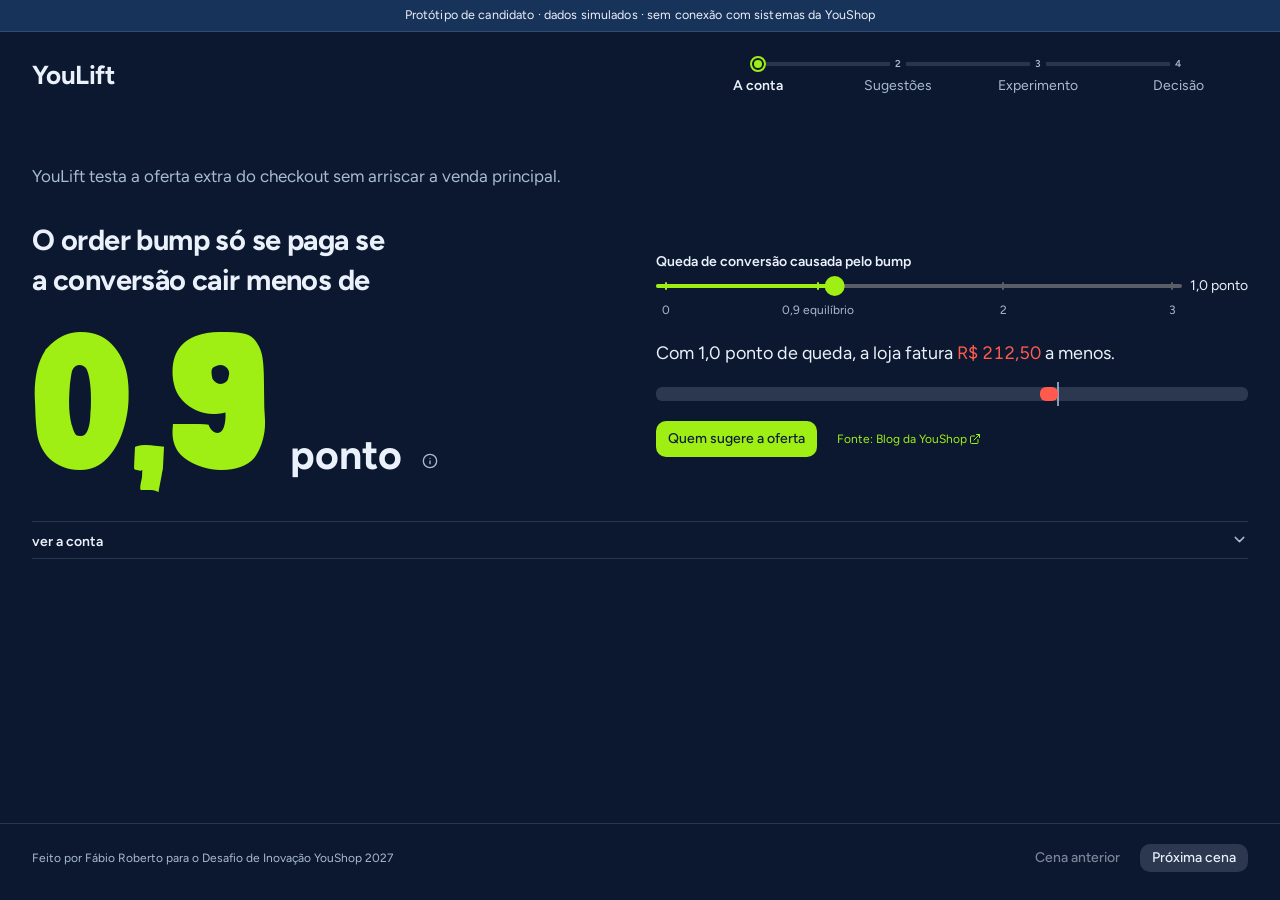
<file: index.html>
<!doctype html>
<html lang="pt-BR" data-theme="dark">
<head>
  <meta charset="utf-8">
  <meta name="viewport" content="width=device-width, initial-scale=1">
  <title>YouLift: teste de ofertas no checkout</title>
  <meta name="description" content="Protótipo de candidato com dados simulados: a IA sugere uma oferta no checkout, um experimento controlado mede o que sobra de verdade e uma trava pausa a oferta que derruba a conversão.">
  <meta name="color-scheme" content="dark">
  <meta name="theme-color" content="#0B1830">
  <script>
    /* Modo de gravação aplicado antes da primeira pintura (sem cursor, sem barra de rolagem). */
    try { if (new URLSearchParams(location.search).get('gravar') === '1') document.documentElement.classList.add('gravar'); } catch (e) {}
  </script>
  <link rel="icon" href="data:image/svg+xml,%3Csvg xmlns='http://www.w3.org/2000/svg' viewBox='0 0 32 32'%3E%3Crect width='32' height='32' rx='7' fill='%230B1830'/%3E%3Cpath d='M8 22l8-13 8 13' fill='none' stroke='%239fef14' stroke-width='3.5'/%3E%3C/svg%3E">
  <link rel="preconnect" href="https://fonts.googleapis.com">
  <link rel="preconnect" href="https://fonts.gstatic.com" crossorigin>
  <link href="https://fonts.googleapis.com/css2?family=Bricolage+Grotesque:opsz,wght@12..96,800&family=Londrina+Solid:wght@900&display=swap" rel="stylesheet">
  <script type="module" crossorigin src="./assets/index-CD2HG35m.js"></script>
  <link rel="stylesheet" crossorigin href="./assets/index-c9XUYrXs.css">
</head>
<body>
  <div id="raiz"></div>
</body>
</html>
</file>
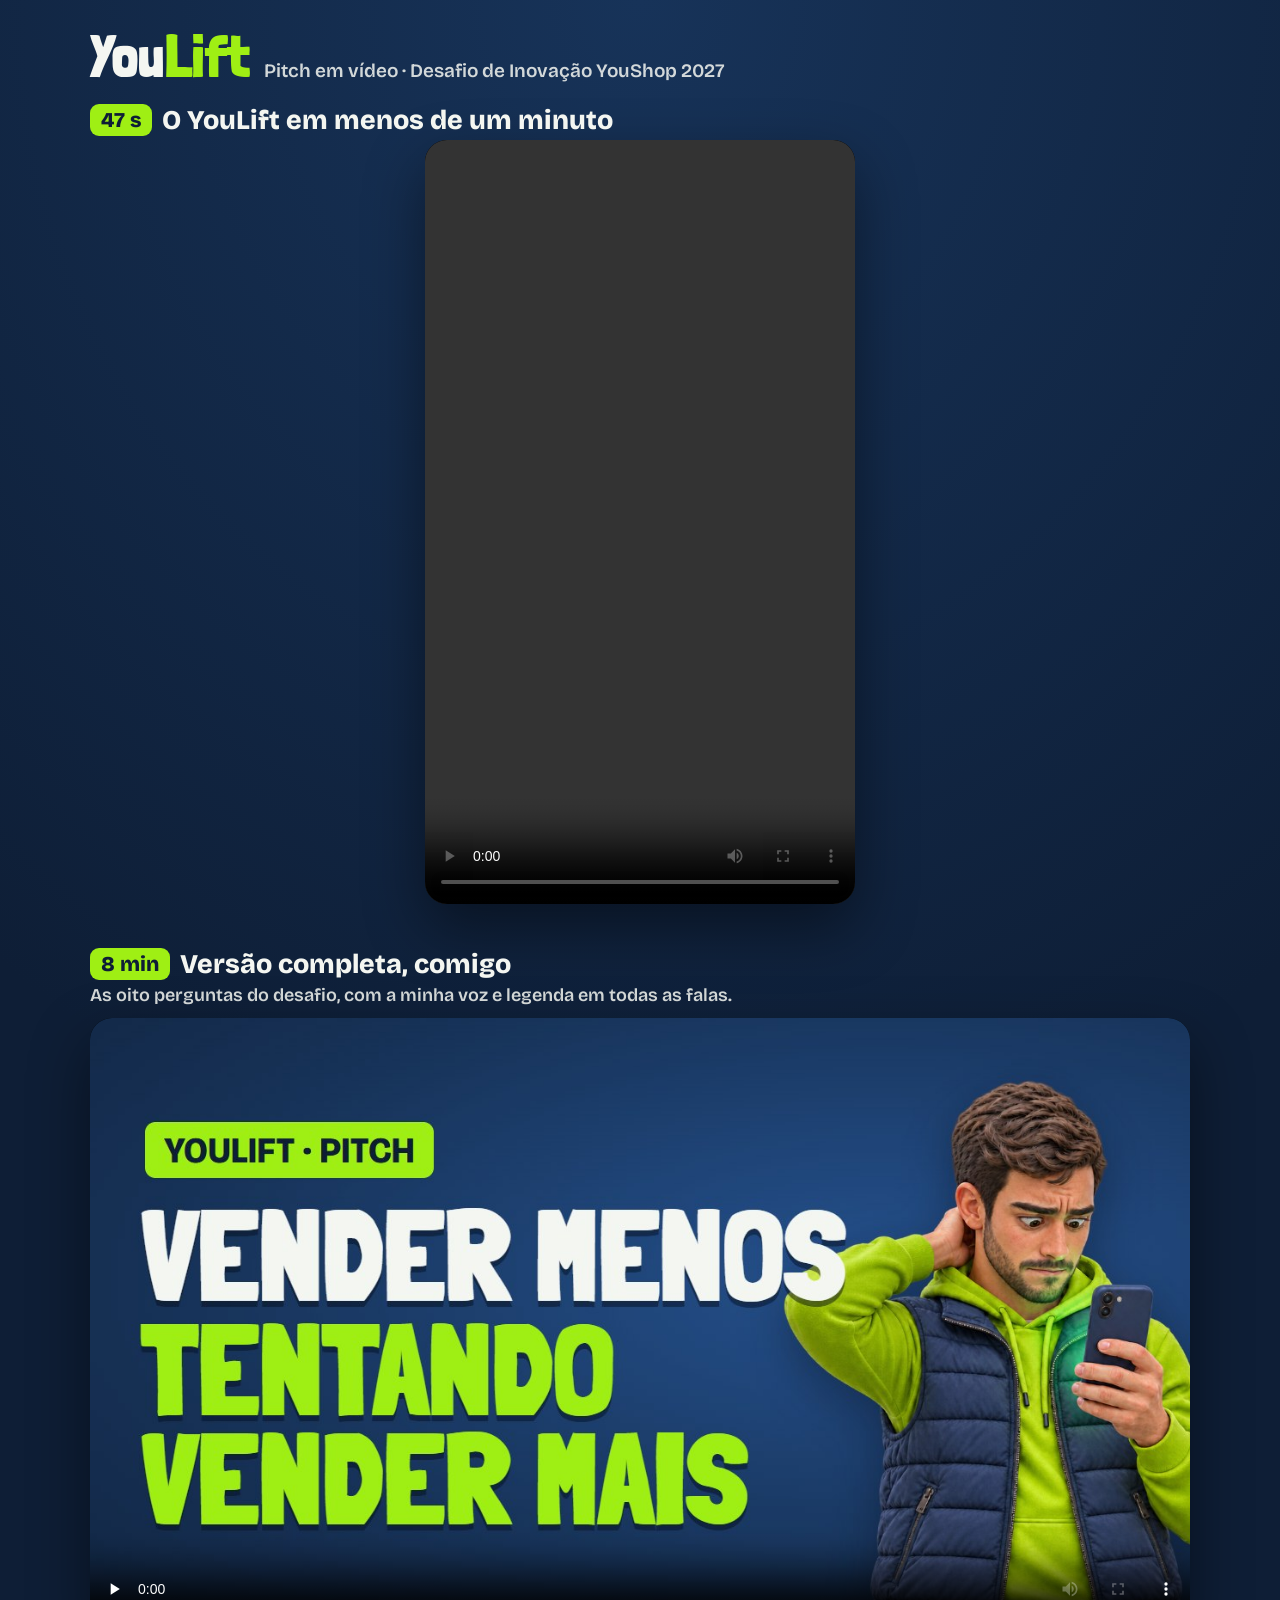
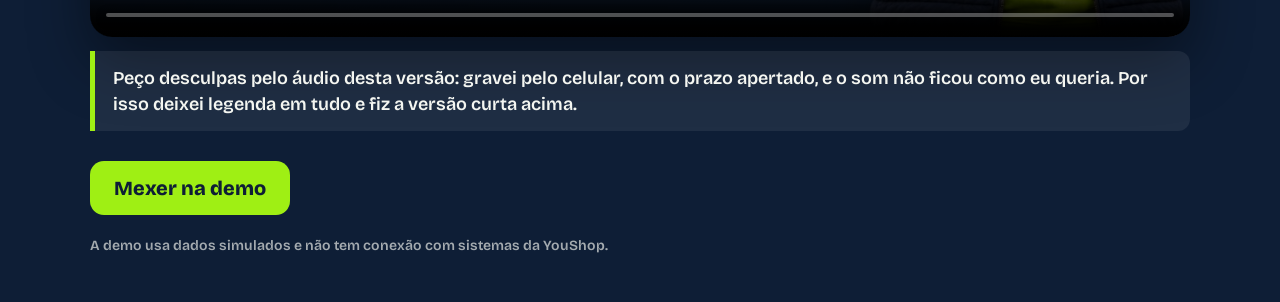
<file: video/index.html>
<!doctype html>
<html lang="pt-BR">
<head>
<meta charset="utf-8">
<meta name="viewport" content="width=device-width, initial-scale=1">
<title>YouLift · pitch em vídeo</title>
<meta name="robots" content="noindex">
<link rel="preconnect" href="https://fonts.googleapis.com">
<link rel="preconnect" href="https://fonts.gstatic.com" crossorigin>
<link href="https://fonts.googleapis.com/css2?family=Bricolage+Grotesque:wght@600;800&family=Londrina+Solid:wght@900&display=swap" rel="stylesheet">
<style>
  :root { --azul: #173359; --fundo: #0E1E36; --lima: #9FEF14; --gelo: #F4F6F1; }
  * { box-sizing: border-box; }
  html, body { margin: 0; }
  body {
    min-height: 100vh; color: var(--gelo); font-family: "Bricolage Grotesque", system-ui, sans-serif;
    background: radial-gradient(120% 90% at 50% 0%, var(--azul) 0%, var(--fundo) 70%);
    display: flex; flex-direction: column; align-items: center; padding: 28px 16px 48px;
  }
  .coluna { width: min(1100px, 100%); }
  header { display: flex; align-items: baseline; gap: 14px; flex-wrap: wrap; margin-bottom: 18px; }
  h1 { font-family: "Londrina Solid", sans-serif; font-weight: 900; font-size: clamp(34px, 6vw, 58px); line-height: 1; margin: 0; letter-spacing: .5px; }
  h1 b { color: var(--lima); font-weight: 900; }
  header p { margin: 0; font-weight: 600; font-size: clamp(15px, 2.2vw, 19px); opacity: .85; }
  h2 { margin: 0 0 4px; font-weight: 800; font-size: clamp(20px, 3vw, 27px); }
  h2 span { display: inline-block; background: var(--lima); color: var(--fundo); border-radius: 9px; padding: 3px 11px; margin-right: 10px; font-size: .78em; vertical-align: 2px; }
  .sub { margin: 0 0 12px; font-weight: 600; font-size: clamp(15px, 2.1vw, 18px); opacity: .85; }
  .quadro { width: 100%; aspect-ratio: 16 / 9; background: #06101f; border-radius: 22px; overflow: hidden; box-shadow: 0 24px 60px rgba(0, 0, 0, .45); }
  .quadro.vertical { aspect-ratio: 9 / 16; width: min(430px, 100%); margin: 0 auto; }
  .quadro video { width: 100%; height: 100%; display: block; background: #000; }
  section + section { margin-top: 44px; }
  .aviso { margin: 14px 0 0; padding: 14px 18px; border-left: 5px solid var(--lima); background: rgba(255, 255, 255, .07); border-radius: 0 12px 12px 0; font-weight: 600; font-size: clamp(15px, 2.1vw, 18px); line-height: 1.45; }
  .acoes { display: flex; gap: 12px; flex-wrap: wrap; margin-top: 30px; }
  a.botao { text-decoration: none; font-weight: 800; font-size: clamp(16px, 2.3vw, 20px); padding: 15px 24px; border-radius: 14px; background: var(--lima); color: var(--fundo); }
  a.botao:focus-visible { outline: 3px solid #fff; outline-offset: 3px; }
  footer { margin-top: 22px; font-size: 14px; opacity: .65; font-weight: 600; }
</style>
</head>
<body>
<div class="coluna">
  <header>
    <h1>You<b>Lift</b></h1>
    <p>Pitch em vídeo · Desafio de Inovação YouShop 2027</p>
  </header>

  <section>
    <h2><span>47 s</span>O YouLift em menos de um minuto</h2>
    <div class="quadro vertical">
      <video controls playsinline preload="metadata" src="pitch-reels-3.mp4"></video>
    </div>
  </section>

  <section>
    <h2><span>8 min</span>Versão completa, comigo</h2>
    <p class="sub">As oito perguntas do desafio, com a minha voz e legenda em todas as falas.</p>
    <div class="quadro">
      <video controls playsinline preload="none" poster="capa.jpg" src="pitch-completo-v3.mp4"></video>
    </div>
    <p class="aviso">Peço desculpas pelo áudio desta versão: gravei pelo celular, com o prazo apertado, e o som não ficou como eu queria. Por isso deixei legenda em tudo e fiz a versão curta acima.</p>
  </section>

  <div class="acoes">
    <a class="botao" href="../">Mexer na demo</a>
  </div>

  <footer>A demo usa dados simulados e não tem conexão com sistemas da YouShop.</footer>
</div>
</body>
</html>
</file>
<file: assets/index-c9XUYrXs.css>
@layer reset,astryx-base,astryx-theme;@layer reset{:where(*),:where(*):before,:where(*):after{box-sizing:border-box}:where(*),:where(*):before,:where(*):after{border-width:0;border-style:solid;border-color:currentColor}:where(html){font-family:var(--font-family-body);line-height:1.5;-webkit-text-size-adjust:100%;tab-size:4;color-scheme:light dark}:where(body){margin:0;line-height:inherit;-webkit-font-smoothing:antialiased;-moz-osx-font-smoothing:grayscale}:where(h1,h2,h3,h4,h5,h6){font-size:inherit;font-weight:inherit}:where(h1,h2,h3,h4,h5,h6,p,blockquote,figure,pre,dl,dd){margin:0}:where(a){color:inherit;text-decoration:inherit}:where(b,strong){font-weight:bolder}:where(code,kbd,samp,pre){font-family:ui-monospace,SFMono-Regular,Menlo,Monaco,Consolas,Liberation Mono,Courier New,monospace;font-size:1em}:where(small){font-size:80%}:where(sub,sup){font-size:75%;line-height:0;position:relative;vertical-align:baseline}:where(sub){bottom:-.25em}:where(sup){top:-.5em}:where(ol,ul,menu){list-style:none;margin:0;padding:0}:where(img,svg,video,canvas,audio,iframe,embed,object){display:block;vertical-align:middle}:where(img,video){max-width:100%;height:auto}:where(button,input,optgroup,select,textarea){font:inherit;color:inherit;margin:0;padding:0}:where(button,[type=button],[type=reset],[type=submit]){-webkit-appearance:button;appearance:button;background-color:transparent;background-image:none}:where(button,[role=button]){cursor:pointer}:where(:disabled,[aria-disabled=true]){cursor:default}:where(textarea){resize:vertical}:where(input,textarea)::placeholder{opacity:1;color:var(--color-text-secondary, light-dark(#445564, #B0B5BB))}:where([list])::-webkit-calendar-picker-indicator{line-height:1}:where([type=search])::-webkit-search-decoration,:where([type=search])::-webkit-search-cancel-button{-webkit-appearance:none}:where(fieldset){margin:0;padding:0}:where(legend){padding:0}:where(table){text-indent:0;border-color:inherit;border-collapse:collapse}:where(hr){height:0;color:inherit;border-top-width:1px}:where(summary){display:list-item}:where(dialog){padding:0;outline:none}:where([hidden]:not([hidden=until-found i])){display:none}:where(html){-webkit-tap-highlight-color:transparent}:where(html[data-theme=light]){color-scheme:light}:where(html[data-theme=dark]){color-scheme:dark}:where(html:not([data-theme])){color-scheme:light dark}:where([data-astryx-media=dark]){color-scheme:dark}:where([data-astryx-media=light]){color-scheme:light}}@layer reset,astryx-base,astryx-theme;@layer astryx-base{@property --x---_avatar-group-overlap{syntax: "*"; inherits: false;}@property --x---_codeblock-gutter-width{syntax: "*"; inherits: false;}@property --x---_hover-delay{syntax: "*"; inherits: false;}@property --x---_layer-keyboard-inset-block-end{syntax: "*"; inherits: false;}@property --x---_layer-keyboard-max-block-size{syntax: "*"; inherits: false;}@property --x---_layer-keyboard-overflow{syntax: "*"; inherits: false;}@property --x---_tab-indicator-bottom{syntax: "*"; inherits: false;}@property --x---container-max-height{syntax: "*"; inherits: false;}@property --x---layout-alignment-width{syntax: "*"; inherits: false;}@property --x---layout-content-width{syntax: "*"; inherits: false;}@property --x-126w13d{syntax: "*"; inherits: false;}@property --x-1x09wtl{syntax: "*"; inherits: false;}@property --x-1xmrurk{syntax: "*"; inherits: false;}@property --x-4drmnv{syntax: "*"; inherits: false;}@property --x-animationDelay{syntax: "*"; inherits: false;}@property --x-aspectRatio{syntax: "*"; inherits: false;}@property --x-backgroundColor{syntax: "*"; inherits: false;}@property --x-borderWidth{syntax: "*"; inherits: false;}@property --x-bottom{syntax: "*"; inherits: false;}@property --x-bzn8up{syntax: "*"; inherits: false;}@property --x-color{syntax: "*"; inherits: false;}@property --x-counterReset{syntax: "*"; inherits: false;}@property --x-fontSize{syntax: "*"; inherits: false;}@property --x-fqzwsx{syntax: "*"; inherits: false;}@property --x-gap{syntax: "*"; inherits: false;}@property --x-ggj8vv{syntax: "*"; inherits: false;}@property --x-gridAutoRows{syntax: "*"; inherits: false;}@property --x-gridTemplateColumns{syntax: "*"; inherits: false;}@property --x-height{syntax: "*"; inherits: false;}@property --x-inlineSize{syntax: "*"; inherits: false;}@property --x-insetBlockStart{syntax: "*"; inherits: false;}@property --x-insetInlineEnd{syntax: "*"; inherits: false;}@property --x-insetInlineStart{syntax: "*"; inherits: false;}@property --x-marginBlock{syntax: "*"; inherits: false;}@property --x-marginBlockEnd{syntax: "*"; inherits: false;}@property --x-marginBlockStart{syntax: "*"; inherits: false;}@property --x-marginInline{syntax: "*"; inherits: false;}@property --x-marginInlineEnd{syntax: "*"; inherits: false;}@property --x-marginInlineStart{syntax: "*"; inherits: false;}@property --x-maxBlockSize{syntax: "*"; inherits: false;}@property --x-maxHeight{syntax: "*"; inherits: false;}@property --x-maxWidth{syntax: "*"; inherits: false;}@property --x-minHeight{syntax: "*"; inherits: false;}@property --x-minWidth{syntax: "*"; inherits: false;}@property --x-overflowX{syntax: "*"; inherits: false;}@property --x-overflowY{syntax: "*"; inherits: false;}@property --x-paddingBlock{syntax: "*"; inherits: false;}@property --x-paddingBlockEnd{syntax: "*"; inherits: false;}@property --x-paddingInline{syntax: "*"; inherits: false;}@property --x-paddingInlineEnd{syntax: "*"; inherits: false;}@property --x-paddingInlineStart{syntax: "*"; inherits: false;}@property --x-top{syntax: "*"; inherits: false;}@property --x-transform{syntax: "*"; inherits: false;}@property --x-WebkitLineClamp{syntax: "*"; inherits: false;}@property --x-width{syntax: "*"; inherits: false;}@property --x-16m2d0h{syntax: "*"; inherits: true;}@property --x-1dd27dc{syntax: "*"; inherits: true;}@property --x-flj70p{syntax: "*"; inherits: true;}@property --x-nsbhg8{syntax: "*"; inherits: true;}@property --x-owu7oy{syntax: "*"; inherits: true;}@property --astryx-press-alpha{syntax: "<number>"; inherits: true; initial-value: 0}@keyframes x10jkm1t-B{0%{--astryx-press-alpha:1}to{--astryx-press-alpha:0}}@keyframes x1ofkhwi-B{0%{color:color-mix(in oklab,var(--color-text-primary),var(--color-text-secondary))}50%{color:var(--color-text-primary)}to{color:color-mix(in oklab,var(--color-text-primary),var(--color-text-secondary))}}@keyframes x188b6p3-B{0%{color:inherit}to{color:transparent}}@keyframes xuvekqa-B{0%{opacity:.3}50%{opacity:1}to{opacity:.3}}@keyframes x1tut0r7-B{0%{opacity:.3;transform:rotateX(52deg) scale(.86)}50%{opacity:1;transform:rotateX(0) scale(1)}to{opacity:.3;transform:rotateX(-52deg) scale(.86)}}@keyframes x13kz0yu-B{0%,to{opacity:1}50%{opacity:.5}}@keyframes x132z07p-B{0%{opacity:.25}9.99%{opacity:.25}10%{opacity:.325}19.99%{opacity:.325}20%{opacity:.4}29.99%{opacity:.4}30%{opacity:.475}39.99%{opacity:.475}40%{opacity:.55}49.99%{opacity:.55}50%{opacity:.625}59.99%{opacity:.625}60%{opacity:.7}69.99%{opacity:.7}70%{opacity:.775}79.99%{opacity:.775}80%{opacity:.85}89.99%{opacity:.85}90%{opacity:.925}to{opacity:.925}}@keyframes x1jn504y-B{0%{opacity:1}to{opacity:0}}@keyframes x12p7u8f-B{0%{opacity:0;animation-timing-function:cubic-bezier(.42,0,.58,1)}to{opacity:1}}@keyframes x18re5ia-B{0%{opacity:0}to{opacity:1}}@keyframes xtut5q7-B{0%{opacity:1}50%{opacity:.5}to{opacity:1}}@keyframes x1k48ry3-B{0%{opacity:0;transform:scale(.95)}to{opacity:1;transform:scale(1)}}@keyframes x11lauxq-B{0%{opacity:0;transform:translate(var(--dialog-dir-x,0px),var(--dialog-dir-y,16px)) scale(.95)}to{opacity:1;transform:translate(0) scale(1)}}@keyframes x12ghk8m-B{0%{opacity:0;transform:translate(calc(var(--_astryx-layer-enter-x,1) * min(var(--spacing-2),var(--_astryx-layer-enter-gap,var(--spacing-2)))),calc(var(--_astryx-layer-enter-y,0) * min(var(--spacing-2),var(--_astryx-layer-enter-gap,var(--spacing-2))))) scale(.95)}to{opacity:1;transform:translate(0) scale(1)}}@keyframes x1fbltco-B{0%{opacity:0;transform:translate(calc(var(--_astryx-layer-enter-x,0) * min(var(--spacing-2),var(--_astryx-layer-enter-gap,var(--spacing-2)))),calc(var(--_astryx-layer-enter-y,-1) * min(var(--spacing-2),var(--_astryx-layer-enter-gap,var(--spacing-2))))) scale(.95)}to{opacity:1;transform:translate(0) scale(1)}}@keyframes x1yqd01s-B{0%{opacity:0;transform:translate(calc(var(--_astryx-layer-enter-x,-1) * min(var(--spacing-2),var(--_astryx-layer-enter-gap,var(--spacing-2)))),calc(var(--_astryx-layer-enter-y,0) * min(var(--spacing-2),var(--_astryx-layer-enter-gap,var(--spacing-2))))) scale(.95)}to{opacity:1;transform:translate(0) scale(1)}}@keyframes xmqt0mh-B{0%{opacity:0;transform:translate(calc(var(--_astryx-layer-enter-x,0) * min(var(--spacing-2),var(--_astryx-layer-enter-gap,var(--spacing-2)))),calc(var(--_astryx-layer-enter-y,1) * min(var(--spacing-2),var(--_astryx-layer-enter-gap,var(--spacing-2))))) scale(.95)}to{opacity:1;transform:translate(0) scale(1)}}@keyframes x1b6yrix-B{0%{opacity:0;transform:translateY(var(--spacing-2))}to{opacity:1;transform:translateY(0)}}@keyframes xiylxmw-B{0%{opacity:0;transform:translateY(calc(-1 * var(--spacing-2)))}to{opacity:1;transform:translateY(0)}}@keyframes xml828b-B{0%{opacity:1}to{opacity:var(--_progress-bar-pulse-floor)}}@keyframes x11cqc53-B{0%{transform:rotate(0)}to{transform:rotate(36000deg)}}@keyframes x18sn2u9-B{0%{transform:rotateX(52deg) scale(.86)}50%{transform:rotateX(0) scale(1)}to{transform:rotateX(-52deg) scale(.86)}}@keyframes x1c2q33o-B{0%{transform:translate(100%)}to{transform:translate(-250%)}}@keyframes xr3m334-B{0%{transform:translate(-100%)}to{transform:translate(250%)}}@keyframes x1xhkexc-B{0%{width:0;margin-inline-end:0;opacity:0}to{width:14px;margin-inline-end:var(--spacing-1);opacity:1}}:root,.x1v1du0q{--_chat-avatar-offset:0px}:root,.x1qqxm5o{--astryx-press-alpha:0}:root,.xafi2nm{--border-width:1px}:root,.xj0fimd{--color-accent:light-dark(#0064E0, #0171E3);--color-accent-muted:light-dark(#0082FB33, #0082FB3F);--color-on-accent:light-dark(#FFFFFF, #FFFFFF);--color-neutral:light-dark(rgba(5, 54, 89, .1), rgba(223, 226, 229, .2));--color-background-surface:light-dark(#FFFFFF, #1F1F22);--color-background-body:light-dark(#F1F4F7, #111112);--color-overlay:light-dark(#01122866, #11111299);--color-overlay-hover:light-dark(#0536590C, #FFFFFF0C);--color-overlay-pressed:light-dark(#05365919, #FFFFFF19);--color-background-muted:light-dark(#0536590C, #1111127F);--color-text-primary:light-dark(#0A1317, #DFE2E5);--color-text-secondary:light-dark(#445564, #B0B5BB);--color-text-disabled:light-dark(#A4B0BC, #6F747C);--color-text-accent:light-dark(#0064E0, #3E9EFB);--color-on-dark:light-dark(#FFFFFF, #FFFFFF);--color-on-light:light-dark(#000000, #000000);--color-icon-accent:light-dark(#0064E0, #2694FE);--color-icon-primary:light-dark(#0A1317, #DFE2E5);--color-icon-secondary:light-dark(#4E606F, #AAAFB5);--color-icon-disabled:light-dark(#A4B0BC, #6F747C);--color-background-card:light-dark(#FFFFFF, #1F1F22);--color-background-popover:light-dark(#FFFFFF, #28292C);--color-background-inverted:light-dark(#0A1317, #FFFFFF);--color-background-error-inverted:light-dark(#AA071E, #E3193B);--color-info:light-dark(#0064E0, #0064E0);--color-info-muted:light-dark(#0082FB33, #0082FB3F);--color-on-info:light-dark(#FFFFFF, #FFFFFF);--color-success:light-dark(#0D8626, #0D8626);--color-success-muted:light-dark(#0B991F33, #0B991F3F);--color-on-success:light-dark(#FFFFFF, #FFFFFF);--color-error:light-dark(#E3193B, #F5394F);--color-error-muted:light-dark(#E3193B33, #F5394F3F);--color-on-error:light-dark(#FFFFFF, #0A1317);--color-warning:light-dark(#E9AF08, #F2C00B);--color-warning-muted:light-dark(#E2A40033, #E2A4003F);--color-on-warning:light-dark(#0A1317, #0A1317);--color-text-info:var(--color-text-blue);--color-text-success:var(--color-text-green);--color-text-warning:var(--color-text-yellow);--color-text-error:var(--color-text-red);--color-icon-info:var(--color-text-info);--color-icon-success:var(--color-text-success);--color-icon-warning:var(--color-text-warning);--color-icon-error:var(--color-text-error);--color-border-info:var(--color-text-info);--color-border-success:var(--color-text-success);--color-border-warning:var(--color-text-warning);--color-border-error:var(--color-text-error);--color-on-info-muted:var(--color-text-blue);--color-on-success-muted:var(--color-text-green);--color-on-warning-muted:var(--color-text-yellow);--color-on-error-muted:var(--color-text-red);--color-border:light-dark(#05365919, #F2F4F619);--color-border-emphasized:light-dark(#CCD3DB, #494D53);--color-skeleton:light-dark(#CCD3DB, #5A5E66);--color-track:light-dark(#CCD3DB, #5A5E66);--color-shadow:light-dark(rgba(5, 54, 89, .1), rgba(0, 0, 0, .3));--color-tint-hover:light-dark(black, white);--color-background-blue:light-dark(#0171E333, #0171E333);--color-border-blue:light-dark(#0064E0, #2694FE);--color-icon-blue:light-dark(#0064E0, #2694FE);--color-text-blue:light-dark(#042F97, #AFD7FF);--color-background-cyan:light-dark(#03A7D733, #03A7D733);--color-border-cyan:light-dark(#089DD0, #0171A4);--color-icon-cyan:light-dark(#00ACC1, #26C6DA);--color-text-cyan:light-dark(#014975, #A1EEF9);--color-background-gray:light-dark(#0A131733, #666A724C);--color-border-gray:light-dark(#647685, #748695);--color-icon-gray:light-dark(#4E606F, #AAAFB5);--color-text-gray:light-dark(#0A1317, #E7EAED);--color-background-green:light-dark(#24BB5E33, #24BB5E33);--color-border-green:light-dark(#0D8626, #0B991F);--color-icon-green:light-dark(#0D8626, #26A756);--color-text-green:light-dark(#09441F, #A5F690);--color-background-orange:light-dark(#F2790233, #F2790233);--color-border-orange:light-dark(#EB6E00, #B34A01);--color-icon-orange:light-dark(#E9690B, #FB8C00);--color-text-orange:light-dark(#6B2203, #FDB876);--color-background-pink:light-dark(#E638B333, #E638B333);--color-border-pink:light-dark(#F351C0, #C02294);--color-icon-pink:light-dark(#C2185B, #EC407A);--color-text-pink:light-dark(#650053, #FEADE3);--color-background-purple:light-dark(#7952FF33, #7952FF33);--color-border-purple:light-dark(#9081FF, #7340FE);--color-icon-purple:light-dark(#5B08D8, #7952FF);--color-text-purple:light-dark(#3E0697, #B3B0FE);--color-background-red:light-dark(#E3193B33, #E3193B33);--color-border-red:light-dark(#E3193B, #F5394F);--color-icon-red:light-dark(#D31130, #E3193B);--color-text-red:light-dark(#7B0210, #FFB2B8);--color-background-teal:light-dark(#0DB7AF33, #0DB7AF33);--color-border-teal:light-dark(#08A3A3, #08767D);--color-icon-teal:light-dark(#009688, #26A69A);--color-text-teal:light-dark(#083943, #40DCCD);--color-background-yellow:light-dark(#E2A40033, #E2A40033);--color-border-yellow:light-dark(#C58600, #B47700);--color-icon-yellow:light-dark(#FBC02D, #FFEE58);--color-text-yellow:light-dark(#753F07, #FBCE03)}:root,.x7j7z01{--color-data-categorical-blue:light-dark(#0171E3, #0171E3);--color-data-categorical-orange:light-dark(#EB6E00, #EB6E00);--color-data-categorical-purple:light-dark(#6B1EFD, #6B1EFD);--color-data-categorical-green:light-dark(#0B991F, #0B991F);--color-data-categorical-pink:light-dark(#F351C0, #F351C0);--color-data-categorical-cyan:light-dark(#0171A4, #0171A4);--color-data-categorical-red:light-dark(#F5394F, #F5394F);--color-data-categorical-teal:light-dark(#08A3A3, #08A3A3);--color-data-categorical-brown:light-dark(#965E03, #965E03);--color-data-categorical-indigo:light-dark(#6F8AFF, #6F8AFF);--color-data-neutral:light-dark(#8494A3, #8C939B);--color-data-blue-5:light-dark(#02165E, #02165E);--color-data-blue-4:light-dark(#004CBC, #004CBC);--color-data-blue-3:light-dark(#2694FE, #2694FE);--color-data-blue-2:light-dark(#78BEFF, #78BEFF);--color-data-blue-1:light-dark(#DBECFF, #DBECFF);--color-data-shamrock-5:light-dark(#0B603D, #0B603D);--color-data-shamrock-4:light-dark(#138546, #138546);--color-data-shamrock-3:light-dark(#24BB5E, #24BB5E);--color-data-shamrock-2:light-dark(#8EF7AA, #8EF7AA);--color-data-shamrock-1:light-dark(#D6FEE4, #D6FEE4);--color-data-orange-5:light-dark(#A13F04, #A13F04);--color-data-orange-4:light-dark(#D66100, #D66100);--color-data-orange-3:light-dark(#FD9537, #FD9537);--color-data-orange-2:light-dark(#FDB876, #FDB876);--color-data-orange-1:light-dark(#FFE6CF, #FFE6CF);--color-data-pink-5:light-dark(#8E1073, #8E1073);--color-data-pink-4:light-dark(#D123A1, #D123A1);--color-data-pink-3:light-dark(#F989D3, #F989D3);--color-data-pink-2:light-dark(#FEADE3, #FEADE3);--color-data-pink-1:light-dark(#FCE3F4, #FCE3F4);--color-data-purple-5:light-dark(#3E0697, #3E0697);--color-data-purple-4:light-dark(#6B1EFD, #6B1EFD);--color-data-purple-3:light-dark(#9081FF, #9081FF);--color-data-purple-2:light-dark(#B3B0FE, #B3B0FE);--color-data-purple-1:light-dark(#E8E8FB, #E8E8FB);--color-data-red-5:light-dark(#9D0519, #9D0519);--color-data-red-4:light-dark(#D31130, #D31130);--color-data-red-3:light-dark(#FB7D87, #FB7D87);--color-data-red-2:light-dark(#FFB2B8, #FFB2B8);--color-data-red-1:light-dark(#FEE4E6, #FEE4E6);--color-data-teal-5:light-dark(#08767D, #08767D);--color-data-teal-4:light-dark(#0C9293, #0C9293);--color-data-teal-3:light-dark(#0DB7AF, #0DB7AF);--color-data-teal-2:light-dark(#6CE6D8, #6CE6D8);--color-data-teal-1:light-dark(#D7FCF8, #D7FCF8);--color-data-yellow-5:light-dark(#8A5001, #8A5001);--color-data-yellow-4:light-dark(#D69804, #D69804);--color-data-yellow-3:light-dark(#FBCE03, #FBCE03);--color-data-yellow-2:light-dark(#FCEC85, #FCEC85);--color-data-yellow-1:light-dark(#FDF6BA, #FDF6BA);--color-data-gray-5:light-dark(#25363F, #333338);--color-data-gray-4:light-dark(#5D6C7B, #666A72);--color-data-gray-3:light-dark(#AFB9C4, #B2B8BE);--color-data-gray-2:light-dark(#CCD3DB, #D0D3D6);--color-data-gray-1:light-dark(#F1F4F7, #F2F4F6)}:root,.x14lkjui{--duration-fast-min:.13s;--duration-fast:175ms;--duration-fast-max:.23s;--duration-medium-min:.31s;--duration-medium:.41s;--duration-medium-max:.55s;--duration-slow-min:.73s;--duration-slow:975ms;--duration-slow-max:1.3s;--duration-exit:var(--duration-fast)}:root,.xf09i69{--ease-standard:cubic-bezier(.24, 1, .4, 1);--ease-entrance:cubic-bezier(.24, 1, .4, 1);--ease-move:cubic-bezier(.24, 1, .4, 1);--ease-exit:cubic-bezier(.3, 0, .6, .6)}:root,.xzxs3qz{--focus-outline-width:2px;--focus-outline-style:solid;--focus-outline-color:var(--color-accent);--focus-outline-offset:3px}:root,.x5tdzeq{--font-family-body:-apple-system, BlinkMacSystemFont, "Segoe UI", Roboto, Helvetica, Arial, sans-serif;--font-family-code:"SF Mono", Monaco, Consolas, monospace;--font-family-heading:-apple-system, BlinkMacSystemFont, "Segoe UI", Roboto, Helvetica, Arial, sans-serif}:root,.x1q1ms06{--font-size-4xs:.375rem;--font-size-3xs:.4375rem;--font-size-2xs:.5rem;--font-size-xs:.625rem;--font-size-sm:.75rem;--font-size-base:.875rem;--font-size-lg:1.0625rem;--font-size-xl:1.25rem;--font-size-2xl:1.5rem;--font-size-3xl:1.8125rem;--font-size-4xl:2.1875rem;--font-size-5xl:2.625rem}:root,.x1ccmotb{--font-weight-normal:400;--font-weight-medium:500;--font-weight-semibold:600;--font-weight-bold:700}:root,.xrw1vgx{--radius-none:0px;--radius-inner:4px;--radius-element:8px;--radius-container:12px;--radius-page:28px;--radius-chat:var(--radius-container);--radius-full:9999px}:root,.xua8qm3{--shadow-low:0px 1px 1px light-dark(rgba(0, 0, 0, .1), rgba(0, 0, 0, .2)), 0px 2px 8px light-dark(rgba(0, 0, 0, .1), rgba(0, 0, 0, .2));--shadow-med:0px 1px 2px light-dark(rgba(0, 0, 0, .1), rgba(0, 0, 0, .2)), 0px 2px 12px light-dark(rgba(0, 0, 0, .1), rgba(0, 0, 0, .2));--shadow-high:0px 2px 2px light-dark(rgba(0, 0, 0, .1), rgba(0, 0, 0, .2)), 0px 8px 24px light-dark(rgba(0, 0, 0, .1), rgba(0, 0, 0, .3));--shadow-inset-hover:inset 0px 0px 0px 2px light-dark(rgba(5, 54, 89, .15), rgba(223, 226, 229, .2));--shadow-inset-selected:inset 0px 0px 0px 2px rgba(1, 113, 227, .5);--shadow-inset-success:inset 0px 0px 0px 2px rgba(38, 167, 86, .3);--shadow-inset-warning:inset 0px 0px 0px 2px rgba(226, 164, 0, .3);--shadow-inset-error:inset 0px 0px 0px 2px rgba(227, 25, 59, .3)}:root,.xkgjyic{--size-element-sm:28px;--size-element-md:32px;--size-element-lg:36px}:root,.x1kvdh9l{--spacing-0:0rem;--spacing-0-5:.125rem;--spacing-1:.25rem;--spacing-1-5:.375rem;--spacing-2:.5rem;--spacing-3:.75rem;--spacing-4:1rem;--spacing-5:1.25rem;--spacing-6:1.5rem;--spacing-7:1.75rem;--spacing-8:2rem;--spacing-9:2.25rem;--spacing-10:2.5rem;--spacing-11:2.75rem;--spacing-12:3rem}:root,.x1etlgq0{--text-heading-1-size:var(--font-size-2xl);--text-heading-1-weight:var(--font-weight-semibold);--text-heading-1-leading:1.3333;--text-heading-2-size:var(--font-size-xl);--text-heading-2-weight:var(--font-weight-semibold);--text-heading-2-leading:1.4;--text-heading-3-size:var(--font-size-lg);--text-heading-3-weight:var(--font-weight-semibold);--text-heading-3-leading:1.4118;--text-heading-4-size:var(--font-size-base);--text-heading-4-weight:var(--font-weight-semibold);--text-heading-4-leading:1.4286;--text-heading-5-size:var(--font-size-sm);--text-heading-5-weight:var(--font-weight-semibold);--text-heading-5-leading:1.6667;--text-heading-6-size:var(--font-size-xs);--text-heading-6-weight:var(--font-weight-semibold);--text-heading-6-leading:1.6;--text-body-size:var(--font-size-base);--text-body-weight:var(--font-weight-normal);--text-body-leading:1.4286;--text-large-size:var(--font-size-lg);--text-large-weight:var(--font-weight-semibold);--text-large-leading:1.4118;--text-label-size:var(--font-size-base);--text-label-weight:var(--font-weight-medium);--text-label-leading:1.4286;--text-code-size:var(--font-size-base);--text-code-weight:var(--font-weight-normal);--text-code-leading:1.4286;--text-supporting-size:var(--font-size-sm);--text-supporting-weight:var(--font-weight-normal);--text-supporting-leading:1.6667;--text-display-1-size:var(--font-size-5xl);--text-display-1-weight:var(--font-weight-normal);--text-display-1-leading:1.2381;--text-display-2-size:var(--font-size-4xl);--text-display-2-weight:var(--font-weight-normal);--text-display-2-leading:1.2571;--text-display-3-size:var(--font-size-3xl);--text-display-3-weight:var(--font-weight-normal);--text-display-3-leading:1.2414}.x1e3mt4b{--_astryx-reduced-motion:1}.x5ujdhh{--_astryx-text-overflow-wrap:anywhere}.x1c9qq8g{--_astryx-text-overflow-wrap:initial}.xlz5hwt{--_avatar-group-overlap:var(--x---_avatar-group-overlap)}.xdarwi0{--_avatar-radius:var(--radius-element)}.xeincmr{--_avatar-radius:var(--radius-full)}.x877142{--_avatar-radius:var(--radius-none)}.x1kbggj7{--_button-fill:var(--color-accent)}.x1wai0k{--_button-fill:var(--color-error)}.xysjls1{--_button-on-fill:var(--color-on-accent)}.x9lj7b4{--_button-on-fill:var(--color-on-error)}.xh8ntw8{--_button-radius:calc(var(--radius-element) - var(--spacing-1))}.xcw7vlg{--_button-radius:max(var(--radius-element),calc(var(--_chat-composer-radius) - var(--_chat-composer-padding)))}.x1rjw8qi{--_button-radius:var(--radius-full)}.xw28qpl{--_card-elevation:0 0 transparent}.xnpe7fx{--_card-elevation:var(--shadow-high)}.x1nn8khe{--_card-elevation:var(--shadow-low)}.x1ovzxg0{--_card-elevation:var(--shadow-med)}.x2kkz0m{--_card-radius:var(--radius-container)}.x19py3nq{--_card-radius-bottom-left:initial}.xkl5mm8{--_card-radius-bottom-right:initial}.xdnta9e{--_card-radius-end-end:initial}.xcbdnlk{--_card-radius-end-start:initial}.x195ugj0{--_card-radius-start-end:initial}.x6fxh76{--_card-radius-start-start:initial}.x1gjg4y{--_card-radius-top-left:initial}.x1ur0lmo{--_card-radius-top-right:initial}.xr9ms2c{--_card-ring:inset 0 0 0 2px var(--color-accent)}.xgwwt2v{--_card-ring:inset 0 0 0 2px var(--color-border-blue)}.xcdi0x3{--_card-ring:inset 0 0 0 2px var(--color-border-cyan)}.x1m1zkwp{--_card-ring:inset 0 0 0 2px var(--color-border-gray)}.x1485227{--_card-ring:inset 0 0 0 2px var(--color-border-green)}.x1cclxpp{--_card-ring:inset 0 0 0 2px var(--color-border-orange)}.xzs6dn4{--_card-ring:inset 0 0 0 2px var(--color-border-pink)}.x9zgi83{--_card-ring:inset 0 0 0 2px var(--color-border-purple)}.xo8718j{--_card-ring:inset 0 0 0 2px var(--color-border-red)}.xp4e5fy{--_card-ring:inset 0 0 0 2px var(--color-border-teal)}.x1glw7ee{--_card-ring:inset 0 0 0 2px var(--color-border-yellow)}.x3zsw4j{--_card-ring:inset 0 0 0 2px var(--selectable-card-ring-color)}.xwbd0jv{--_chat-avatar-offset:0px}.x18zce08{--_chat-composer-padding:var(--spacing-2)}.xk0ittl{--_chat-composer-padding:var(--spacing-3)}.xx161y6{--_chat-composer-radius:var(--radius-chat)}.x1ectg7s{--_checkbox-row-press-paint:none}.xbuxdmv{--_codeblock-direction:ltr}.xtk08jq{--_codeblock-gutter-width:var(--x---_codeblock-gutter-width)}.x9pmotm{--_conceal-opacity:0}.x1kgmhs9{--_conceal-opacity:1}.x1t5kaiv{--_container-bleed-block-end:0px}.x19rxvyz{--_container-bleed-block-start:0px}.x137k1ec{--_container-corner-end-end:var(--_container-host-radius-end-end,var(--_container-host-radius-bottom-right,var(--_container-host-radius)))}.xp1ds82{--_container-corner-end-start:var(--_container-host-radius-end-start,var(--_container-host-radius-bottom-left,var(--_container-host-radius)))}.xmq3u8m{--_container-corner-start-end:var(--_container-host-radius-start-end,var(--_container-host-radius-top-right,var(--_container-host-radius)))}.xyglmdk{--_container-corner-start-start:var(--_container-host-radius-start-start,var(--_container-host-radius-top-left,var(--_container-host-radius)))}.x1as34vp{--_container-host-radius:var(--_card-radius)}.x16uw05s{--_container-host-radius:var(--_dialog-radius)}.xprenbh{--_container-host-radius-bottom-left:var(--_card-radius-bottom-left)}.x1cr5oa{--_container-host-radius-bottom-left:var(--_dialog-radius-bottom-left)}.xjxkvnp{--_container-host-radius-bottom-right:var(--_card-radius-bottom-right)}.xzxjxqs{--_container-host-radius-bottom-right:var(--_dialog-radius-bottom-right)}.x1buvt6y{--_container-host-radius-end-end:var(--_card-radius-end-end)}.x1sgv71z{--_container-host-radius-end-end:var(--_dialog-radius-end-end)}.x1xfe2ni{--_container-host-radius-end-start:var(--_card-radius-end-start)}.x1o7ryb1{--_container-host-radius-end-start:var(--_dialog-radius-end-start)}.x1wyi48l{--_container-host-radius-start-end:var(--_card-radius-start-end)}.x1fxna2m{--_container-host-radius-start-end:var(--_dialog-radius-start-end)}.x1fiew8m{--_container-host-radius-start-start:var(--_card-radius-start-start)}.xmj80jq{--_container-host-radius-start-start:var(--_dialog-radius-start-start)}.xspp1mx{--_container-host-radius-top-left:var(--_card-radius-top-left)}.xf2u9b1{--_container-host-radius-top-left:var(--_dialog-radius-top-left)}.x1tkjg3g{--_container-host-radius-top-right:var(--_card-radius-top-right)}.xochy8w{--_container-host-radius-top-right:var(--_dialog-radius-top-right)}.x19f99yv{--_dialog-header-end-offset:0px}.x1189i8c{--_dialog-header-end-offset:calc(-1 * var(--spacing-2))}.xze4tu6{--_dialog-header-title-offset:calc(var(--size-element-md) / 2 - var(--spacing-2) - var(--text-heading-2-size) * var(--text-heading-2-leading) / 2)}.x1fg9z59{--_dialog-radius:0px}.xvuvksw{--_dialog-radius:var(--radius-container)}.xv2r9mv{--_dialog-radius-bottom-left:initial}.x4ydc98{--_dialog-radius-bottom-right:initial}.x1e9su33{--_dialog-radius-end-end:initial}.xr78w03{--_dialog-radius-end-start:initial}.x19o6w7e{--_dialog-radius-start-end:initial}.xos9d3l{--_dialog-radius-start-start:initial}.x1y3jq2x{--_dialog-radius-top-left:initial}.xlpx7ml{--_dialog-radius-top-right:initial}.x1ca8az1{--_drawer-header-end-offset:0px}.x1y7uour{--_drawer-header-end-offset:calc(-1 * var(--spacing-2))}.xnqc24x{--_drawer-header-title-offset:calc(var(--size-element-md) / 2 - var(--spacing-2) - var(--text-heading-2-size) * var(--text-heading-2-leading) / 2)}.xgory14{--_dropdown-menu-padding:var(--spacing-1)}.x1fcsqxe{--_dropdown-menu-radius:var(--radius-container)}.x1hdoyrq{--_dropdown-menu-radius-bottom-left:initial}.x1vzu1ru{--_dropdown-menu-radius-bottom-right:initial}.xoofv4m{--_dropdown-menu-radius-end-end:initial}.xix9rv{--_dropdown-menu-radius-end-start:initial}.xqi0wir{--_dropdown-menu-radius-start-end:initial}.xt5si22{--_dropdown-menu-radius-start-start:initial}.xe8oyoz{--_dropdown-menu-radius-top-left:initial}.x1u9pls2{--_dropdown-menu-radius-top-right:initial}.x13l1x9d{--_fade-delay:0s}.x1832zxr{--_field-radius:var(--radius-element)}.x19nvjgn{--_field-status-overlap:calc(var(--size-element-md) / 2)}.x17wzz1v{--_focus-outline:none}.xgzxwq1{--_focus-outline-offset:0}.xhg274n{--_hover-delay:0s}.x8xu23y{--_hover-delay:var(--x---_hover-delay)}.xqwz7mz{--_hovercard-radius:var(--radius-container)}.x1bl9l2n{--_indicator-active-press:transparent}.x1y1g3jp{--_indicator-press-image:var(--_checkbox-row-press-paint,none)}.x1dj2fx0{--_item-description-color:var(--color-text-error)}.x1nwg5ib{--_item-inset-inline:0px}.xw1s368{--_item-inset-inline:var(--spacing-2)}.x1ytau7y{--_item-inset-inline:var(--spacing-3)}.x1pa1ci1{--_item-label-color:var(--color-text-error)}.xihxjaz{--_layer-keyboard-inset-block-end:var(--x---_layer-keyboard-inset-block-end)}.x1ex41ac{--_layer-keyboard-max-block-size:var(--x---_layer-keyboard-max-block-size)}.xypflj0{--_layer-keyboard-overflow:var(--x---_layer-keyboard-overflow)}.xt8hc1d{--_layout-flush-block-end:initial}.xu9n9za{--_layout-flush-block-start:initial}.x1q2yvai{--_list-corner-end-end:0px}.x1dt9b3t{--_list-corner-end-start:0px}.x1vx9r65{--_list-corner-start-end:0px}.x916qr2{--_list-corner-start-start:0px}.xiki222{--_popover-radius:var(--radius-container)}.x1bs45cr{--_power-search-sheet-hit-content:none}.x1o3f7l6{--_power-search-sheet-hit-inset:0px}.x1s9pv7w{--_press-overlay:transparent}.xz2mauf{--_press-paint:color-mix(in srgb,var(--color-overlay-pressed) calc(var(--astryx-press-alpha) * 100%),transparent)}.x1l7afqf{--_press-paint-image:linear-gradient(var(--_press-paint),var(--_press-paint))}.x1dejzja{--_reveal-delay:0s,0s}.x1xiarpw{--_reveal-delay:0s,var(--duration-fast)}.xdjmrzf{--_reveal-delay-reduced:0s,0s}.xct0gwe{--_reveal-opacity:0}.x5setjs{--_reveal-opacity:1}.xp0pj8v{--_reveal-position:absolute}.x1r6s5ct{--_reveal-position:static}.x1gp58cs{--_scroll-fade-end-0:0px}.xahoihe{--_scroll-fade-end-0:var(--_scroll-fade-inset,0px)}.x1jgx951{--_scroll-fade-end-1:0px}.x7o13q4{--_scroll-fade-end-1:calc(var(--_scroll-fade-inset,0px) + var(--_scroll-fade-length,var(--spacing-8)))}.xo7xqjc{--_scroll-fade-inset:calc(var(--spacing-1) - 1px)}.xitir5h{--_scroll-fade-length:var(--spacing-6)}.xd0mkop{--_scroll-fade-start-0:0px}.xd3ajef{--_scroll-fade-start-0:var(--_scroll-fade-inset,0px)}.x1frk09p{--_scroll-fade-start-1:0px}.x1ecr8xl{--_scroll-fade-start-1:calc(var(--_scroll-fade-inset,0px) + var(--_scroll-fade-length,var(--spacing-8)))}.x1f17rg1{--_section-padding-propagated:initial}.x2ccaqq{--_section-padding-propagated:var(--spacing-0-5)}.x7mo41q{--_section-padding-propagated:var(--spacing-0)}.xxa843v{--_section-padding-propagated:var(--spacing-1-5)}.x1j3iakl{--_section-padding-propagated:var(--spacing-1)}.x4h2jfd{--_section-padding-propagated:var(--spacing-10)}.xezgk69{--_section-padding-propagated:var(--spacing-2)}.x1wtz8uf{--_section-padding-propagated:var(--spacing-3)}.x5wdj8h{--_section-padding-propagated:var(--spacing-4)}.xgjndll{--_section-padding-propagated:var(--spacing-5)}.x15i4jqh{--_section-padding-propagated:var(--spacing-6)}.xmb9lpv{--_section-padding-propagated:var(--spacing-8)}.x18jk3ff{--_segmented-control-padding:var(--spacing-0-5)}.x9icjy1{--_segmented-control-radius:var(--radius-element)}.x1jx3mzq{--_sheet-scrim-duration:initial}.x1pfqsku{--_sheet-scrim-easing:initial}.xnvc5mv{--_sheet-scrim-opacity:initial}.x69vvuq{--_spinner-box-size:calc(var(--_spinner-ring-diameter) + var(--_spinner-ring-stroke) * 2)}.x2lq4xu{--_spinner-ring-diameter:var(--spinner-diameter)}.x10qssua{--_spinner-ring-stroke:var(--spinner-stroke-width)}.xficto1{--_tab-indicator-bottom:calc(-1 * (var(--spacing-1) + var(--border-width)))}.xbrl7fg{--_tab-indicator-bottom:var(--x---_tab-indicator-bottom)}.x78b515{--_tab-strip-bleed:0px}.x1jo0iki{--_table-bleed-block-end:0px}.x1vhegpj{--_table-bleed-block-start:0px}.xmorb0d{--_table-cell-word-break:break-word}.x1f03rzy{--_table-cell-word-break:normal}.x1w6xuo5{--_table-edge-inline-end:initial}.x6hwqpo{--_table-header-end-room:0px}.x1lpvlbs{--_table-header-end-room:var(--_table-edge-inline-end,var(--_table-header-inline))}.x52ukts{--_table-header-inline:var(--spacing-2)}.x1k2i0l5{--_table-header-inline:var(--spacing-3)}.xv6sed3{--_table-header-inline:var(--spacing-4)}.xya44xs{--_table-header-white-space:normal}.xghcpuh{--_table-header-white-space:nowrap}.xfips5p{--_table-row-divider-width:0px}.x3zcg35{--_table-row-divider-width:var(--_table-panel-divider-width,var(--border-width))}.x6ivs5n{--_table-row-divider-width:var(--border-width)}.x1kdpo6e{--_textarea-inline-padding:var(--spacing-2)}.x1ur4yav{--_thumbnail-hit-inset:0px}.x87gnkx{--_toast-slide-y:calc(-1 * var(--spacing-2))}.x1heqljd{--_toast-slide-y:var(--spacing-2)}.x70muob{--_tree-focus-z:auto}.x16bblx1{--button-focus-offset:var(--focus-outline-offset)}.x1v15ycx{--button-icon-only-aspect:1 / 1}.x1mtvhk1{--color-syntax-background:transparent}.xyur9ww{--color-text-primary:var(--color-on-error-muted)}.x1lheorj{--color-text-primary:var(--color-on-info-muted)}.xul3f6w{--color-text-primary:var(--color-on-success-muted)}.xtlqn95{--color-text-primary:var(--color-on-warning-muted)}.x1q2p8vm{--container-corner-end-end:0px}.x102ry9{--container-corner-end-start:0px}.x1os27km{--container-corner-start-end:0px}.xcfde6v{--container-corner-start-start:0px}.x52i7cl{--container-max-height:initial}.x18nyedi{--container-max-height:var(--x---container-max-height)}.xax9j7h{--container-padding-block-end:0px}.x165zlxo{--container-padding-block-end:var(--_layout-flush-block-end,var(--layout-padding-inner-y,var(--spacing-4)))}.x1of45zw{--container-padding-block-end:var(--astryx-bottom-sheet-padding-block-end,var(--astryx-bottom-sheet-padding,var(--spacing-4)))}.x1omyuck{--container-padding-block-end:var(--astryx-card-padding-block-end,var(--astryx-card-padding,var(--spacing-4)))}.x1gvthzm{--container-padding-block-end:var(--astryx-dialog-padding-block-end,var(--astryx-dialog-padding,var(--spacing-4)))}.x1g5mqay{--container-padding-block-end:var(--astryx-drawer-padding-block-end,var(--astryx-drawer-padding,var(--spacing-4)))}.xek4msv{--container-padding-block-end:var(--astryx-section-padding-block-end,var(--_section-padding-propagated,var(--astryx-section-padding,var(--spacing-4))))}.xi9ns85{--container-padding-block-end:var(--layout-padding-inner-y,var(--spacing-4))}.xfsxxt8{--container-padding-block-end:var(--layout-padding-own-outer-y,var(--layout-padding-outer-y,var(--spacing-4)))}.x1cao3zv{--container-padding-block-end:var(--spacing-0-5)}.xkunwnr{--container-padding-block-end:var(--spacing-0)}.xv53x8y{--container-padding-block-end:var(--spacing-1-5)}.x57a7ii{--container-padding-block-end:var(--spacing-1)}.x15vxphk{--container-padding-block-end:var(--spacing-10)}.x4bg2x9{--container-padding-block-end:var(--spacing-11)}.x186mjxr{--container-padding-block-end:var(--spacing-12)}.x1lsgcmx{--container-padding-block-end:var(--spacing-2)}.x1q3ppug{--container-padding-block-end:var(--spacing-3)}.x4hfsld{--container-padding-block-end:var(--spacing-4)}.xbib2ws{--container-padding-block-end:var(--spacing-5)}.x1q8d17g{--container-padding-block-end:var(--spacing-6)}.x1yqogew{--container-padding-block-end:var(--spacing-7)}.x8lgq76{--container-padding-block-end:var(--spacing-8)}.x1f7f9rt{--container-padding-block-end:var(--spacing-9)}.x1047aw6{--container-padding-block-start:0px}.x1hx5klf{--container-padding-block-start:max(calc(var(--astryx-bottom-sheet-padding-block-start,var(--astryx-bottom-sheet-padding,var(--spacing-4))) - var(--spacing-6)),0px)}.xoq6zsc{--container-padding-block-start:max(calc(var(--spacing-0-5) - var(--spacing-6)),0px)}.x1hkkx89{--container-padding-block-start:max(calc(var(--spacing-0) - var(--spacing-6)),0px)}.xmc9d48{--container-padding-block-start:max(calc(var(--spacing-1-5) - var(--spacing-6)),0px)}.x1vy0k3q{--container-padding-block-start:max(calc(var(--spacing-1) - var(--spacing-6)),0px)}.x213oh1{--container-padding-block-start:max(calc(var(--spacing-10) - var(--spacing-6)),0px)}.x1rr17ng{--container-padding-block-start:max(calc(var(--spacing-2) - var(--spacing-6)),0px)}.xk3zy2s{--container-padding-block-start:max(calc(var(--spacing-3) - var(--spacing-6)),0px)}.xp5lzm3{--container-padding-block-start:max(calc(var(--spacing-4) - var(--spacing-6)),0px)}.xlhad5c{--container-padding-block-start:max(calc(var(--spacing-5) - var(--spacing-6)),0px)}.xqk0106{--container-padding-block-start:max(calc(var(--spacing-6) - var(--spacing-6)),0px)}.x1qqmacf{--container-padding-block-start:max(calc(var(--spacing-8) - var(--spacing-6)),0px)}.xzrhu1o{--container-padding-block-start:var(--_layout-flush-block-start,var(--layout-padding-inner-y,var(--spacing-4)))}.x1rqz8me{--container-padding-block-start:var(--astryx-card-padding-block-start,var(--astryx-card-padding,var(--spacing-4)))}.x1g2kccc{--container-padding-block-start:var(--astryx-dialog-padding-block-start,var(--astryx-dialog-padding,var(--spacing-4)))}.x18184ib{--container-padding-block-start:var(--astryx-drawer-padding-block-start,var(--astryx-drawer-padding,var(--spacing-4)))}.xnw7zt4{--container-padding-block-start:var(--astryx-section-padding-block-start,var(--_section-padding-propagated,var(--astryx-section-padding,var(--spacing-4))))}.xjmgx01{--container-padding-block-start:var(--layout-padding-inner-y,var(--spacing-4))}.x186o6qk{--container-padding-block-start:var(--layout-padding-own-outer-y,var(--layout-padding-outer-y,var(--spacing-4)))}.xvdf9ev{--container-padding-block-start:var(--spacing-0-5)}.x1i3qcxz{--container-padding-block-start:var(--spacing-0)}.x1kbx601{--container-padding-block-start:var(--spacing-1-5)}.xnsckjb{--container-padding-block-start:var(--spacing-1)}.x17h9kl7{--container-padding-block-start:var(--spacing-10)}.x1rdjxae{--container-padding-block-start:var(--spacing-11)}.xecwdl6{--container-padding-block-start:var(--spacing-12)}.xa8b4fq{--container-padding-block-start:var(--spacing-2)}.x11k4f5r{--container-padding-block-start:var(--spacing-3)}.xm01sq8{--container-padding-block-start:var(--spacing-4)}.xp8wdkl{--container-padding-block-start:var(--spacing-5)}.x1hmud4d{--container-padding-block-start:var(--spacing-6)}.x1c00sag{--container-padding-block-start:var(--spacing-7)}.xfv60at{--container-padding-block-start:var(--spacing-8)}.x14fzdu7{--container-padding-block-start:var(--spacing-9)}.xjsfl84{--container-padding-inline-end:0px}.x58lb0f{--container-padding-inline-end:calc(var(--spacing-1) + var(--spacing-1))}.x1ui7op6{--container-padding-inline-end:var(--astryx-bottom-sheet-padding-inline-end,var(--astryx-bottom-sheet-padding-inline,var(--astryx-bottom-sheet-padding,var(--spacing-4))))}.x1ihxwbr{--container-padding-inline-end:var(--astryx-card-padding-inline-end,var(--astryx-card-padding-inline,var(--astryx-card-padding,var(--spacing-4))))}.x11h1f2o{--container-padding-inline-end:var(--astryx-dialog-padding-inline-end,var(--astryx-dialog-padding-inline,var(--astryx-dialog-padding,var(--spacing-4))))}.xlsqznw{--container-padding-inline-end:var(--astryx-drawer-padding-inline-end,var(--astryx-drawer-padding-inline,var(--astryx-drawer-padding,var(--spacing-4))))}.xu1wldr{--container-padding-inline-end:var(--astryx-section-padding-inline-end,var(--astryx-section-padding-inline,var(--_section-padding-propagated,var(--astryx-section-padding,var(--spacing-4)))))}.xikqloz{--container-padding-inline-end:var(--layout-padding-inner-x,var(--spacing-4))}.xhq06x6{--container-padding-inline-end:var(--layout-padding-own-outer-x,var(--layout-padding-outer-x,var(--spacing-4)))}.x1wz3t3y{--container-padding-inline-end:var(--spacing-0-5)}.x91ghl5{--container-padding-inline-end:var(--spacing-0)}.xntetml{--container-padding-inline-end:var(--spacing-1-5)}.x2oyxnl{--container-padding-inline-end:var(--spacing-1)}.xx5lg5w{--container-padding-inline-end:var(--spacing-10)}.x1nmgbqg{--container-padding-inline-end:var(--spacing-11)}.x1wsfsk2{--container-padding-inline-end:var(--spacing-12)}.xcas3b9{--container-padding-inline-end:var(--spacing-2)}.xu0ipoa{--container-padding-inline-end:var(--spacing-3)}.xs0pscg{--container-padding-inline-end:var(--spacing-4)}.xgkj7vj{--container-padding-inline-end:var(--spacing-5)}.x94cj42{--container-padding-inline-end:var(--spacing-6)}.x11tj35w{--container-padding-inline-end:var(--spacing-7)}.x1b9k1pi{--container-padding-inline-end:var(--spacing-8)}.x19w02kr{--container-padding-inline-end:var(--spacing-9)}.xrhngw9{--container-padding-inline-start:0px}.x1v11cex{--container-padding-inline-start:calc(var(--spacing-1) + var(--spacing-1))}.xv7mus7{--container-padding-inline-start:var(--astryx-bottom-sheet-padding-inline-start,var(--astryx-bottom-sheet-padding-inline,var(--astryx-bottom-sheet-padding,var(--spacing-4))))}.xjmlhfd{--container-padding-inline-start:var(--astryx-card-padding-inline-start,var(--astryx-card-padding-inline,var(--astryx-card-padding,var(--spacing-4))))}.x1tewnwq{--container-padding-inline-start:var(--astryx-dialog-padding-inline-start,var(--astryx-dialog-padding-inline,var(--astryx-dialog-padding,var(--spacing-4))))}.x1mndvw9{--container-padding-inline-start:var(--astryx-drawer-padding-inline-start,var(--astryx-drawer-padding-inline,var(--astryx-drawer-padding,var(--spacing-4))))}.x19lemt0{--container-padding-inline-start:var(--astryx-section-padding-inline-start,var(--astryx-section-padding-inline,var(--_section-padding-propagated,var(--astryx-section-padding,var(--spacing-4)))))}.x408pgh{--container-padding-inline-start:var(--layout-padding-inner-x,var(--spacing-4))}.xt2a87w{--container-padding-inline-start:var(--layout-padding-own-outer-x,var(--layout-padding-outer-x,var(--spacing-4)))}.x14ws0sr{--container-padding-inline-start:var(--spacing-0-5)}.x1gu2k80{--container-padding-inline-start:var(--spacing-0)}.x176g23i{--container-padding-inline-start:var(--spacing-1-5)}.x1cvlban{--container-padding-inline-start:var(--spacing-1)}.xserb3f{--container-padding-inline-start:var(--spacing-10)}.xziclwo{--container-padding-inline-start:var(--spacing-11)}.x1iiwihq{--container-padding-inline-start:var(--spacing-12)}.x1xlrr2o{--container-padding-inline-start:var(--spacing-2)}.xfdwxua{--container-padding-inline-start:var(--spacing-3)}.x1dlhslv{--container-padding-inline-start:var(--spacing-4)}.x1s81nki{--container-padding-inline-start:var(--spacing-5)}.x1ep0dkj{--container-padding-inline-start:var(--spacing-6)}.x157xojc{--container-padding-inline-start:var(--spacing-7)}.xw1diwv{--container-padding-inline-start:var(--spacing-8)}.xraca2a{--container-padding-inline-start:var(--spacing-9)}.xd9j5qm{--indicator-color:var(--resize-hint,transparent)}.x19kr0ht{--layout-alignment-width:100cqi}.x479rhq{--layout-alignment-width:initial}.x1b1nz06{--layout-alignment-width:var(--x---layout-alignment-width)}.x1vpwbdg{--layout-content-width:initial}.x4906uf{--layout-content-width:var(--x---layout-content-width)}.x1qfll2g{--layout-padding-inner-x:initial}.xp9icaw{--layout-padding-inner-x:var(--astryx-bottom-sheet-padding-inline-start,var(--astryx-bottom-sheet-padding-inline,var(--astryx-bottom-sheet-padding,var(--spacing-4))))}.x4poyjn{--layout-padding-inner-x:var(--astryx-card-padding-inline-start,var(--astryx-card-padding-inline,var(--astryx-card-padding,var(--spacing-4))))}.x2so38{--layout-padding-inner-x:var(--astryx-dialog-padding-inline-start,var(--astryx-dialog-padding-inline,var(--astryx-dialog-padding,var(--spacing-4))))}.x1qbr0dm{--layout-padding-inner-x:var(--astryx-drawer-padding-inline-start,var(--astryx-drawer-padding-inline,var(--astryx-drawer-padding,var(--spacing-4))))}.x1v3gmnx{--layout-padding-inner-x:var(--astryx-section-padding-inline-start,var(--astryx-section-padding-inline,var(--_section-padding-propagated,var(--astryx-section-padding,var(--spacing-4)))))}.xlriy2h{--layout-padding-inner-x:var(--spacing-0-5)}.xj1bl4l{--layout-padding-inner-x:var(--spacing-0)}.xd38f90{--layout-padding-inner-x:var(--spacing-1-5)}.x6uuyak{--layout-padding-inner-x:var(--spacing-1)}.x1vf4qco{--layout-padding-inner-x:var(--spacing-10)}.xsmamsf{--layout-padding-inner-x:var(--spacing-11)}.x2xk2xj{--layout-padding-inner-x:var(--spacing-12)}.xxqksqd{--layout-padding-inner-x:var(--spacing-2)}.x1fyui2f{--layout-padding-inner-x:var(--spacing-3)}.x1i2ajwi{--layout-padding-inner-x:var(--spacing-4)}.x1tac27u{--layout-padding-inner-x:var(--spacing-5)}.x1ntgf3t{--layout-padding-inner-x:var(--spacing-6)}.xhjd9tl{--layout-padding-inner-x:var(--spacing-7)}.xn7c84u{--layout-padding-inner-x:var(--spacing-8)}.xeqkbsz{--layout-padding-inner-x:var(--spacing-9)}.xyvxpqs{--layout-padding-inner-y:initial}.x10u54dy{--layout-padding-inner-y:var(--astryx-bottom-sheet-padding-block-start,var(--astryx-bottom-sheet-padding,var(--spacing-4)))}.x1u1kw4e{--layout-padding-inner-y:var(--astryx-card-padding-block-start,var(--astryx-card-padding,var(--spacing-4)))}.xinu7xd{--layout-padding-inner-y:var(--astryx-dialog-padding-block-start,var(--astryx-dialog-padding,var(--spacing-4)))}.x1ek71mq{--layout-padding-inner-y:var(--astryx-drawer-padding-block-start,var(--astryx-drawer-padding,var(--spacing-4)))}.x15yx5hm{--layout-padding-inner-y:var(--astryx-section-padding-block-start,var(--_section-padding-propagated,var(--astryx-section-padding,var(--spacing-4))))}.x180h0y5{--layout-padding-inner-y:var(--spacing-0-5)}.xwuefyo{--layout-padding-inner-y:var(--spacing-0)}.x1g8jpzm{--layout-padding-inner-y:var(--spacing-1-5)}.xmpug6m{--layout-padding-inner-y:var(--spacing-1)}.x18gbwmk{--layout-padding-inner-y:var(--spacing-10)}.x14zymzj{--layout-padding-inner-y:var(--spacing-11)}.xzfpkx9{--layout-padding-inner-y:var(--spacing-12)}.x1lksgje{--layout-padding-inner-y:var(--spacing-2)}.x4j7gld{--layout-padding-inner-y:var(--spacing-3)}.x1s3ehtl{--layout-padding-inner-y:var(--spacing-4)}.x1rj5eim{--layout-padding-inner-y:var(--spacing-5)}.x1ftgg6u{--layout-padding-inner-y:var(--spacing-6)}.x1ho74vh{--layout-padding-inner-y:var(--spacing-7)}.xm2cs6f{--layout-padding-inner-y:var(--spacing-8)}.x1vsq92b{--layout-padding-inner-y:var(--spacing-9)}.xdt8ak2{--layout-padding-outer-x:initial}.x11ixy8q{--layout-padding-outer-x:var(--astryx-bottom-sheet-padding-inline-start,var(--astryx-bottom-sheet-padding-inline,var(--astryx-bottom-sheet-padding,var(--spacing-4))))}.x14rzhog{--layout-padding-outer-x:var(--astryx-card-padding-inline-start,var(--astryx-card-padding-inline,var(--astryx-card-padding,var(--spacing-4))))}.x1hsjncj{--layout-padding-outer-x:var(--astryx-dialog-padding-inline-start,var(--astryx-dialog-padding-inline,var(--astryx-dialog-padding,var(--spacing-4))))}.x18e7m0u{--layout-padding-outer-x:var(--astryx-drawer-padding-inline-start,var(--astryx-drawer-padding-inline,var(--astryx-drawer-padding,var(--spacing-4))))}.x15i0zw9{--layout-padding-outer-x:var(--astryx-section-padding-inline-start,var(--astryx-section-padding-inline,var(--_section-padding-propagated,var(--astryx-section-padding,var(--spacing-4)))))}.xihiwg7{--layout-padding-outer-x:var(--spacing-0-5)}.xswhm3q{--layout-padding-outer-x:var(--spacing-0)}.x1u93lgd{--layout-padding-outer-x:var(--spacing-1-5)}.xc96xmq{--layout-padding-outer-x:var(--spacing-1)}.x1jdf5a4{--layout-padding-outer-x:var(--spacing-10)}.x1hct0t0{--layout-padding-outer-x:var(--spacing-11)}.x11cyqoe{--layout-padding-outer-x:var(--spacing-12)}.x15dxnc0{--layout-padding-outer-x:var(--spacing-2)}.xadgj3j{--layout-padding-outer-x:var(--spacing-3)}.x1v56qcf{--layout-padding-outer-x:var(--spacing-4)}.x1nzs0gl{--layout-padding-outer-x:var(--spacing-5)}.x1c3n52a{--layout-padding-outer-x:var(--spacing-6)}.x1gfiokx{--layout-padding-outer-x:var(--spacing-7)}.x1t3kfz{--layout-padding-outer-x:var(--spacing-8)}.xzr4qsh{--layout-padding-outer-x:var(--spacing-9)}.x1rs4lu4{--layout-padding-outer-y:initial}.x1iwhsh0{--layout-padding-outer-y:var(--astryx-bottom-sheet-padding-block-start,var(--astryx-bottom-sheet-padding,var(--spacing-4)))}.xjej9fs{--layout-padding-outer-y:var(--astryx-card-padding-block-start,var(--astryx-card-padding,var(--spacing-4)))}.x1pui4bz{--layout-padding-outer-y:var(--astryx-dialog-padding-block-start,var(--astryx-dialog-padding,var(--spacing-4)))}.xc006j{--layout-padding-outer-y:var(--astryx-drawer-padding-block-start,var(--astryx-drawer-padding,var(--spacing-4)))}.x1vw4zgg{--layout-padding-outer-y:var(--astryx-section-padding-block-start,var(--_section-padding-propagated,var(--astryx-section-padding,var(--spacing-4))))}.x1vj96e0{--layout-padding-outer-y:var(--spacing-0-5)}.x1mzf5mb{--layout-padding-outer-y:var(--spacing-0)}.xd3dqby{--layout-padding-outer-y:var(--spacing-1-5)}.x1gpfxoh{--layout-padding-outer-y:var(--spacing-1)}.x26l4wa{--layout-padding-outer-y:var(--spacing-10)}.x10zktp0{--layout-padding-outer-y:var(--spacing-11)}.x1yz3n6a{--layout-padding-outer-y:var(--spacing-12)}.x10pz7y9{--layout-padding-outer-y:var(--spacing-2)}.x1p6yq3h{--layout-padding-outer-y:var(--spacing-3)}.xx738ci{--layout-padding-outer-y:var(--spacing-4)}.x6yxws5{--layout-padding-outer-y:var(--spacing-5)}.x180vrwl{--layout-padding-outer-y:var(--spacing-6)}.x1q6rme1{--layout-padding-outer-y:var(--spacing-7)}.xid7e43{--layout-padding-outer-y:var(--spacing-8)}.x1t5kicu{--layout-padding-outer-y:var(--spacing-9)}.xbjcssu{--layout-padding-own-outer-x:0px}.x1vii845{--layout-padding-own-outer-x:initial}.x1ftjo2o{--layout-padding-own-outer-x:var(--spacing-0-5)}.xhcsosl{--layout-padding-own-outer-x:var(--spacing-0)}.x1k4nu17{--layout-padding-own-outer-x:var(--spacing-1-5)}.x14y473{--layout-padding-own-outer-x:var(--spacing-1)}.xczqutc{--layout-padding-own-outer-x:var(--spacing-10)}.x18c6olm{--layout-padding-own-outer-x:var(--spacing-2)}.x1cfn5ow{--layout-padding-own-outer-x:var(--spacing-3)}.xh30wjg{--layout-padding-own-outer-x:var(--spacing-4)}.xse87af{--layout-padding-own-outer-x:var(--spacing-5)}.xznoj5s{--layout-padding-own-outer-x:var(--spacing-6)}.xtjvahm{--layout-padding-own-outer-x:var(--spacing-8)}.x1bz2q72{--layout-padding-own-outer-y:0px}.xojybgt{--layout-padding-own-outer-y:initial}.x1b6unwa{--layout-padding-own-outer-y:var(--spacing-0-5)}.xe1wva8{--layout-padding-own-outer-y:var(--spacing-0)}.x1g16mdy{--layout-padding-own-outer-y:var(--spacing-1-5)}.x1nxw61z{--layout-padding-own-outer-y:var(--spacing-1)}.xaqnhag{--layout-padding-own-outer-y:var(--spacing-10)}.xm4vj23{--layout-padding-own-outer-y:var(--spacing-2)}.x69uvy7{--layout-padding-own-outer-y:var(--spacing-3)}.x139ridu{--layout-padding-own-outer-y:var(--spacing-4)}.x1cq2jmq{--layout-padding-own-outer-y:var(--spacing-5)}.x1ir1f5p{--layout-padding-own-outer-y:var(--spacing-6)}.xhbsdkj{--layout-padding-own-outer-y:var(--spacing-8)}.xnpej1e{--radius-element:var(--radius-full)}.x1tnip43{--resize-hint:transparent}.x11rj6l1{--selectable-card-ring-color:var(--color-accent)}.xkce8z9{--separator-display:flex}.x7o5821{--spinner-arc-fraction:.375}.x1uzk0gl{--spinner-color:currentColor}.xt1b8mc{--spinner-color:var(--color-accent)}.x13u6jys{--spinner-color:var(--color-on-dark)}.x1jevo6s{--spinner-color:var(--color-text-secondary)}.x11wm0hx{--spinner-diameter:10px}.x15pu9g6{--spinner-diameter:14px}.x1w424tr{--spinner-diameter:18px}.x1orj1z9{--spinner-diameter:28px}.xls98ul{--spinner-stroke-width:2px}.xr0wkrm{--spinner-stroke-width:3px}.x7y2bof{--spinner-stroke-width:4px}.xbfzqbu{--spinner-track-color:currentColor}.x1ufpcf6{--spinner-track-color:var(--color-on-dark)}.xspt9s2{--spinner-track-color:var(--color-track)}.x152dxt4{--step-connector-gap:0px}.x5letbq{--step-connector-gap:inherit}.x1qkaldv{--step-connector-gap:initial}.xnrusv5{--table-row-overlay:var(--color-background-muted)}.xpa4xmd{--tree-list-indent:var(--spacing-4)}.x1xbi2jf{--tree-list-row-gap:var(--spacing-0-5)}.x1gxz47l.x1gxz47l:where(.x139im0d:last-child *){--_table-row-divider-width:0px}.x1b9k41a:is([data-astryx-press=fading]){--_checkbox-row-press-paint:var(--_press-paint-image)}.x1u7ooqu:is([data-astryx-press=on]){--_checkbox-row-press-paint:var(--_press-paint-image)}.x1wfyzv7:focus-within{--_fade-delay:0s}.xqih627:focus-visible{--_focus-outline:var(--focus-outline-width) var(--focus-outline-style) var(--focus-outline-color)}.xqchwus:focus-visible{--_focus-outline-offset:var(--focus-outline-offset)}.x51rtne.x51rtne:where(:has(~.x1sz7nw1:not([data-divider]))){--_layout-flush-block-end:0px}.x1akq5vd.x1akq5vd:where(.xo0ftvq:not([data-divider])~*){--_layout-flush-block-start:0px}.x19rtxe:active:not([data-astryx-press=on],[data-astryx-press=fading]):not(:has(button:not([aria-readonly=true]):active,a:not([aria-readonly=true]):active,input:not([type=radio],[aria-readonly=true]):active,select:not([aria-readonly=true]):active,textarea:not([aria-readonly=true]):active,[role=button]:not([aria-readonly=true]):active,[role=link]:not([aria-readonly=true]):active,[role=checkbox]:not([aria-readonly=true]):active,[role=radio]:not([aria-readonly=true]):active,[role=switch]:not([aria-readonly=true]):active,[role=tab]:not([aria-readonly=true]):active,[role=menuitem]:not([aria-readonly=true]):active,[role=option]:not([aria-readonly=true]):active,[role=combobox]:not([aria-readonly=true]):active,[role=listbox]:not([aria-readonly=true]):active,[role=slider]:not([aria-readonly=true]):active,[role=spinbutton]:not([aria-readonly=true]):active,[data-pressable-container]:not([aria-readonly=true]):active)){--_radio-row-press:var(--color-overlay-pressed)}.x1mjsb9v:focus-within{--_reveal-delay:0s,0s}.x1z42dm:focus-within{--_reveal-delay-reduced:0s,0s}.xi33vf3:focus-within{--_reveal-opacity:1}.xoa21yc:focus-within{--_reveal-position:static}.xayfdo3:not([data-astryx-travelling]:not([aria-selected=true],[aria-current=true],[data-selected])){--_travelling-surface:initial}.x1sk5w8o:focus-visible{--_tree-focus-z:2}.x11woleg:focus-visible{--indicator-color:var(--color-accent)}.x1i79oho.x1i79oho:hover:where(:not(:disabled,[aria-disabled=true])){--indicator-color:var(--resize-hint-gate,var(--color-accent))}.x1p8rq6b:has([data-chat-name]){--_chat-avatar-offset:var(--spacing-5)}.x1506i8g:has(>[data-container-corner]:last-child){--_container-bleed-block-end:var(--container-padding-block-end,0px)}.xlimi1b:has(>[data-container-corner]:first-child){--_container-bleed-block-start:var(--container-padding-block-start,0px)}.x1qs65gq:has(>[data-size=lg]){--_field-status-overlap:calc(var(--size-element-lg) / 2)}.xlumz0n:has(>[data-size=sm]){--_field-status-overlap:calc(var(--size-element-sm) / 2)}.x158n88w:has(:focus-visible){--_tab-strip-bleed:calc(var(--focus-outline-width) + var(--focus-outline-offset))}.x1jkigeo:has(>[data-container-corner]:last-child){--container-corner-end-end:var(--_container-corner-end-end,0px)}.xcwbja2:has(>[data-container-corner]:last-child){--container-corner-end-start:var(--_container-corner-end-start,0px)}.x18wmv1g:has(>[data-container-corner]:first-child){--container-corner-start-end:var(--_container-corner-start-end,0px)}.x1jxik6w:has(>[data-container-corner]:first-child){--container-corner-start-start:var(--_container-corner-start-start,0px)}.xyet88l:dir(rtl){--_codeblock-direction:rtl}.x135ma50:dir(rtl){--_container-corner-end-end:var(--_container-host-radius-end-end,var(--_container-host-radius-bottom-left,var(--_container-host-radius)))}.x1pmdxx9:dir(rtl){--_container-corner-end-start:var(--_container-host-radius-end-start,var(--_container-host-radius-bottom-right,var(--_container-host-radius)))}.x5rr2qb:dir(rtl){--_container-corner-start-end:var(--_container-host-radius-start-end,var(--_container-host-radius-top-left,var(--_container-host-radius)))}.xo6h1o1:dir(rtl){--_container-corner-start-start:var(--_container-host-radius-start-start,var(--_container-host-radius-top-right,var(--_container-host-radius)))}.x1d65wlh:first-child{--_list-corner-start-end:max(0px,var(--container-corner-start-end,0px) - var(--container-padding-block-start,0px))}.xb8h2sp:first-child{--_list-corner-start-start:max(0px,var(--container-corner-start-start,0px) - var(--container-padding-block-start,0px))}.x83pvvj:first-child{--_table-bleed-block-start:var(--_container-bleed-block-start,0px)}.x1ibt0lz:first-child{--separator-display:none}.xc60oqu:last-child{--_list-corner-end-end:max(0px,var(--container-corner-end-end,0px) - var(--container-padding-block-end,0px))}.xjk82ok:last-child{--_list-corner-end-start:max(0px,var(--container-corner-end-start,0px) - var(--container-padding-block-end,0px))}.x17gwsw7:last-child{--_table-bleed-block-end:var(--_container-bleed-block-end,0px)}.xi48f35:last-child{--_table-edge-inline-end:max(var(--container-padding-inline-end,var(--spacing-2)),var(--spacing-2))}.xzt5qtd:last-child{--_table-edge-inline-end:max(var(--container-padding-inline-end,var(--spacing-3)),var(--spacing-2))}.xty9e4x:last-child{--_table-edge-inline-end:max(var(--container-padding-inline-end,var(--spacing-4)),var(--spacing-2))}.xztvxw7:nth-child(2n of:not([data-expansion-panel])){--table-row-overlay:var(--color-background-muted)}.x3z1glp:has(>[data-container-corner]:last-child):has(>* [data-container-corner]){--_container-bleed-block-end:0px}.x1o1bq0k:has(>[data-container-corner]:first-child):has(>* [data-container-corner]){--_container-bleed-block-start:0px}.xrfh3k4:has(>[data-container-corner]:last-child):has(>* [data-container-corner]){--container-corner-end-end:0px}.xpl7j7d:has(>[data-container-corner]:last-child):has(>* [data-container-corner]){--container-corner-end-start:0px}.x1fj5z48:has(>[data-container-corner]:first-child):has(>* [data-container-corner]){--container-corner-start-end:0px}.x1x9b3rp:has(>[data-container-corner]:first-child):has(>* [data-container-corner]){--container-corner-start-start:0px}@media(pointer:coarse){.x4pvm7e.x4pvm7e{--_fade-delay:0s}}@media(pointer:coarse){.x73lxwv.x73lxwv{--_power-search-sheet-hit-content:""}}@media(pointer:coarse){.xhx5icg.xhx5icg{--_power-search-sheet-hit-inset:min(0px, calc((100% - 44px)/2) )}}@media(pointer:coarse){.x1humlf3.x1humlf3{--_reveal-delay:0s,0s}}@media(pointer:coarse){.x63b2yw.x63b2yw{--_reveal-delay-reduced:0s,0s}}@media(pointer:coarse){.xakbj2a.xakbj2a{--_reveal-opacity:1}}@media(pointer:coarse){.xe5pbq5.xe5pbq5{--_reveal-position:static}}@media(pointer:coarse){.x1h9khjt.x1h9khjt{--_thumbnail-hit-inset:-2px}}@media(hover:hover){.x1m110vg.x1m110vg{--resize-hint:transparent}}.xb8awce.xb8awce:active:where(:not(:disabled,[aria-disabled=true])){--_press-overlay:var(--color-overlay-pressed)}@media(hover:hover){.x1316hva.x1316hva.x1316hva:hover:where(:not(:disabled,[aria-disabled=true])){--_conceal-opacity:0}}@media(hover:hover){.xuzfaso.xuzfaso.xuzfaso:hover:where(:not(:disabled,[aria-disabled=true])){--_conceal-opacity:1}}@media(hover:hover){.xq03417.xq03417.xq03417:hover:where(:not(:disabled,[aria-disabled=true])){--_fade-delay:0s}}@media(hover:hover){.x14nxqze.x14nxqze.x14nxqze:hover:where(:not(:disabled,[aria-disabled=true])){--_fade-delay:var(--_hover-delay,0s)}}@media(pointer:coarse){.xkwazwr.xkwazwr:active:not([data-astryx-press=on],[data-astryx-press=fading]):not(:has(button:not([aria-readonly=true]):active,a:not([aria-readonly=true]):active,input:not([type=radio],[aria-readonly=true]):active,select:not([aria-readonly=true]):active,textarea:not([aria-readonly=true]):active,[role=button]:not([aria-readonly=true]):active,[role=link]:not([aria-readonly=true]):active,[role=checkbox]:not([aria-readonly=true]):active,[role=radio]:not([aria-readonly=true]):active,[role=switch]:not([aria-readonly=true]):active,[role=tab]:not([aria-readonly=true]):active,[role=menuitem]:not([aria-readonly=true]):active,[role=option]:not([aria-readonly=true]):active,[role=combobox]:not([aria-readonly=true]):active,[role=listbox]:not([aria-readonly=true]):active,[role=slider]:not([aria-readonly=true]):active,[role=spinbutton]:not([aria-readonly=true]):active,[data-pressable-container]:not([aria-readonly=true]):active)){--_radio-row-press:transparent}}@media(hover:hover){.x1t6fdr0.x1t6fdr0.x1t6fdr0:hover:where(:not(:disabled,[aria-disabled=true])){--_reveal-delay:0s,0s}}@media(hover:hover){.x1tx49wl.x1tx49wl.x1tx49wl:hover:where(:not(:disabled,[aria-disabled=true])){--_reveal-delay:0s,var(--duration-fast)}}@media(hover:hover){.xi1ebb6.xi1ebb6.xi1ebb6:hover:where(:not(:disabled,[aria-disabled=true])){--_reveal-delay:var(--_hover-delay,0s),var(--_hover-delay,0s)}}@media(hover:hover){.xap96qf.xap96qf.xap96qf:hover:where(:not(:disabled,[aria-disabled=true])){--_reveal-delay-reduced:0s,0s}}@media(hover:hover){.xvd8mm8.xvd8mm8.xvd8mm8:hover:where(:not(:disabled,[aria-disabled=true])){--_reveal-delay-reduced:var(--_hover-delay,0s),var(--_hover-delay,0s)}}@media(hover:hover){.xfqgg65.xfqgg65.xfqgg65:hover:where(:not(:disabled,[aria-disabled=true])){--_reveal-opacity:0}}@media(hover:hover){.x2xrgwu.x2xrgwu.x2xrgwu:hover:where(:not(:disabled,[aria-disabled=true])){--_reveal-opacity:1}}@media(hover:hover){.x17ock8y.x17ock8y.x17ock8y:hover:where(:not(:disabled,[aria-disabled=true])){--_reveal-position:absolute}}@media(hover:hover){.x1or4zte.x1or4zte.x1or4zte:hover:where(:not(:disabled,[aria-disabled=true])){--_reveal-position:static}}@media(hover:hover){.x1o1xfy8.x1o1xfy8.x1o1xfy8:hover:where(:not(:disabled,[aria-disabled=true])){--resize-hint:var(--resize-hint-gate,var(--color-border))}}@media(hover:hover){.xc01ov8.xc01ov8.xc01ov8:hover:where(:not(:disabled,[aria-disabled=true])){--table-row-overlay:var(--color-overlay-hover)}}@media(hover:hover){.xmfmiv1.xmfmiv1.xmfmiv1:hover:where(:not(:disabled,[aria-disabled=true])):where(:not(:disabled,[aria-disabled=true])){--_press-overlay:var(--color-overlay-hover)}}@media(pointer:coarse){.x1a5qima.x1a5qima.x1a5qima:active:where(:not(:disabled,[aria-disabled=true])){--_press-overlay:transparent}}@media(hover:hover){.x1hn5ov8.x1hn5ov8.x1hn5ov8:active:where(:not(:disabled,[aria-disabled=true])){--_press-overlay:var(--color-overlay-pressed)}}.xln7xf2:not(#\#){font:inherit}.x15r89dc:not(#\#){grid-area:1 / 1}.x10a8y8t:not(#\#){inset:0}.xh3736h:not(#\#){inset:unset}.xkdpibf:not(#\#){margin:-1px}.x1ghz6dp:not(#\#){margin:0}.xkib98w:not(#\#){margin:8px}.x1bpp3o7:not(#\#){margin:auto}.xkz33jb:not(#\#){margin:calc(-1 * calc(var(--spacing-1) - 1px))}.x1717udv:not(#\#){padding:0}.x1tamke2:not(#\#){padding:16px}.x1i3ajwb:not(#\#){padding:2px}.xfawy5m:not(#\#){padding:4px}.x1b50gpf:not(#\#){padding:calc(var(--_chat-composer-padding) - var(--border-width))}.x2tfcv5:not(#\#){padding:calc(var(--spacing-1) - 1px)}.x18oj4ui:not(#\#){padding:var(--_chat-composer-padding)}.xpoxszi:not(#\#){padding:var(--_segmented-control-padding)}.x12nba7r:not(#\#){padding:var(--spacing-0-5)}.xtozwh:not(#\#){padding:var(--spacing-1) var(--spacing-2)}.x9epnlk:not(#\#){padding:var(--spacing-1)}.x15nmkw0:not(#\#){padding:var(--spacing-2) 0}.xlsj2fj:not(#\#){padding:var(--spacing-2)}.x1b2ylru:not(#\#){padding:var(--spacing-3)}.x1shk3sm:not(#\#){padding:var(--spacing-4)}.x1y5lnwp:focus:not(#\#){margin:0}@media(pointer:coarse){.xng8syq.xng8syq:not(#\#){padding:0}}.xg8s4dl:not(#\#):not(#\#){animation-range:cover 0% cover 100%}.x9r1u3d:not(#\#):not(#\#){border-color:transparent}.xad5do:not(#\#):not(#\#){border-color:var(--color-accent)}.x1touxvs:not(#\#):not(#\#){border-color:var(--color-background-surface)}.xlee4gx:not(#\#):not(#\#){border-color:var(--color-border-blue)}.xb1xfl:not(#\#):not(#\#){border-color:var(--color-border-cyan)}.xvy26l8:not(#\#):not(#\#){border-color:var(--color-border-emphasized)}.xw4o254:not(#\#):not(#\#){border-color:var(--color-border-error)}.x1w9ec3u:not(#\#):not(#\#){border-color:var(--color-border-gray)}.xy90a9n:not(#\#):not(#\#){border-color:var(--color-border-green)}.xloqurj:not(#\#):not(#\#){border-color:var(--color-border-orange)}.x1czkbn8:not(#\#):not(#\#){border-color:var(--color-border-pink)}.xq98wne:not(#\#):not(#\#){border-color:var(--color-border-purple)}.xjqgoec:not(#\#):not(#\#){border-color:var(--color-border-red)}.x1cu78b5:not(#\#):not(#\#){border-color:var(--color-border-success)}.x1r9gxr1:not(#\#):not(#\#){border-color:var(--color-border-teal)}.xrwcrn0:not(#\#):not(#\#){border-color:var(--color-border-warning)}.x1kpnwn1:not(#\#):not(#\#){border-color:var(--color-border-yellow)}.x14i3s5s:not(#\#):not(#\#){border-color:var(--color-border)}.xqcx1ss:not(#\#):not(#\#){border-color:var(--color-text-primary)}.x2u8bby:not(#\#):not(#\#){border-radius:0}.x1nj7uno:not(#\#):not(#\#){border-radius:1px}.x12oqio5:not(#\#):not(#\#){border-radius:4px}.x16rqkct:not(#\#):not(#\#){border-radius:50%}.xur7f20:not(#\#):not(#\#){border-radius:8px}.x1pjcqnp:not(#\#):not(#\#){border-radius:inherit}.xc910v0:not(#\#):not(#\#){border-radius:max(0px,calc(var(--_segmented-control-radius) - var(--_segmented-control-padding)))}.xbc78cj:not(#\#):not(#\#){border-radius:var(--_avatar-radius)}.x1vf2byn:not(#\#):not(#\#){border-radius:var(--_banner-radius,var(--radius-container))}.x1jxw6zd:not(#\#):not(#\#){border-radius:var(--_button-radius,var(--radius-element))}.xy0xnkn:not(#\#):not(#\#){border-radius:var(--_button-radius,var(--radius-full))}.x153u1i6:not(#\#):not(#\#){border-radius:var(--_card-radius)}.x1xunbrq:not(#\#):not(#\#){border-radius:var(--_chat-composer-radius)}.xuacgfc:not(#\#):not(#\#){border-radius:var(--_dialog-radius)}.x1n97fys:not(#\#):not(#\#){border-radius:var(--_dropdown-menu-radius)}.xvdfih8:not(#\#):not(#\#){border-radius:var(--_field-radius)}.x7a53xk:not(#\#):not(#\#){border-radius:var(--_hovercard-radius)}.x11m9jtl:not(#\#):not(#\#){border-radius:var(--_popover-radius)}.x1hapoqb:not(#\#):not(#\#){border-radius:var(--_segmented-control-radius)}.xashgol:not(#\#):not(#\#){border-radius:var(--radius-chat)}.x1hviunn:not(#\#):not(#\#){border-radius:var(--radius-container)}.xh6dtrn:not(#\#):not(#\#){border-radius:var(--radius-element)}.xjspbzw:not(#\#):not(#\#){border-radius:var(--radius-full)}.xx3sua9:not(#\#):not(#\#){border-radius:var(--radius-inner)}.xwksslw:not(#\#):not(#\#){border-radius:var(--radius-none)}.xbsl7fq:not(#\#):not(#\#){border-style:dashed}.xng3xce:not(#\#):not(#\#){border-style:none}.x1y0btm7:not(#\#):not(#\#){border-style:solid}.xc342km:not(#\#):not(#\#){border-width:0}.xmkeg23:not(#\#):not(#\#){border-width:1px}.xdh2fpr:not(#\#):not(#\#){border-width:2px}.x1litavf:not(#\#):not(#\#){border-width:var(--border-width)}.x1mw0n95:not(#\#):not(#\#){border-width:var(--x-borderWidth)}.x1somy94:not(#\#):not(#\#){flex:0 0 0}.x3psx0u:not(#\#):not(#\#){flex:0 0 auto}.xkz0k9k:not(#\#):not(#\#){flex:0 1 auto}.x1cqoux5:not(#\#):not(#\#){flex:1 1 0}.x845mor:not(#\#):not(#\#){flex:1 1 0%}.xfoc8du:not(#\#):not(#\#){flex:1 1 40px}.x12lumcd:not(#\#):not(#\#){flex:1 1 auto}.x98rzlu:not(#\#):not(#\#){flex:1}.x1okw0bk:not(#\#):not(#\#){flex:none}.xxhr3t:not(#\#):not(#\#){gap:0}.x1jnr06f:not(#\#):not(#\#){gap:4px}.x14kbac9:not(#\#):not(#\#){gap:inherit}.x1s448w1:not(#\#):not(#\#){gap:var(--_checkbox-input-gap,var(--spacing-2))}.x1ht6rs:not(#\#):not(#\#){gap:var(--_switch-field-gap,var(--spacing-2))}.x1lsbc85:not(#\#):not(#\#){gap:var(--spacing-0-5)}.xsn7fz1:not(#\#):not(#\#){gap:var(--spacing-0)}.x1s4dlld:not(#\#):not(#\#){gap:var(--spacing-1-5)}.xzye2dw:not(#\#):not(#\#){gap:var(--spacing-1)}.x3hoi3v:not(#\#):not(#\#){gap:var(--spacing-10)}.xpec5dj:not(#\#):not(#\#){gap:var(--spacing-2) var(--spacing-4)}.x1txdalj:not(#\#):not(#\#){gap:var(--spacing-2)}.xlaq8a2:not(#\#):not(#\#){gap:var(--spacing-3) var(--spacing-4)}.xjcht0a:not(#\#):not(#\#){gap:var(--spacing-3)}.x18g69wz:not(#\#):not(#\#){gap:var(--spacing-4)}.x9mgr7n:not(#\#):not(#\#){gap:var(--spacing-5)}.x1qh66ti:not(#\#):not(#\#){gap:var(--spacing-6)}.x4t41sb:not(#\#):not(#\#){gap:var(--spacing-8)}.x1pidvrl:not(#\#):not(#\#){gap:var(--x-gap)}.x1osaytk:not(#\#):not(#\#){grid-column:1 / -1}.xgkxs2y:not(#\#):not(#\#){grid-column:1}.x623te4:not(#\#):not(#\#){grid-column:span 2}.xa1s216:not(#\#):not(#\#){grid-row:1 / span 2}.x1ms6mhf:not(#\#):not(#\#){grid-row:1}.x7sv70a:not(#\#):not(#\#){grid-row:2}.x10no89f:not(#\#):not(#\#){inset-block:0}.x17y0mx6:not(#\#):not(#\#){inset-inline:0}.xe8uvvx:not(#\#):not(#\#){list-style:none}.x1r8ssgc:not(#\#):not(#\#){margin-block:-7px}.x10im51j:not(#\#):not(#\#){margin-block:0}.x81ka23:not(#\#):not(#\#){margin-block:calc(-1 * (var(--spacing-3) - var(--spacing-2)))}.xjn4mhx:not(#\#):not(#\#){margin-block:calc(0px - min(var(--_dialog-header-title-offset),var(--_dialog-header-end-offset),0px))}.xdhkkay:not(#\#):not(#\#){margin-block:calc(0px - min(var(--_drawer-header-title-offset),var(--_drawer-header-end-offset),0px))}.xlzjpy3:not(#\#):not(#\#){margin-block:calc(var(--_dialog-header-end-offset) - min(var(--_dialog-header-title-offset),var(--_dialog-header-end-offset),0px))}.x1om7iy4:not(#\#):not(#\#){margin-block:calc(var(--_dialog-header-title-offset) - min(var(--_dialog-header-title-offset),var(--_dialog-header-end-offset),0px))}.xrei3je:not(#\#):not(#\#){margin-block:calc(var(--_drawer-header-end-offset) - min(var(--_drawer-header-title-offset),var(--_drawer-header-end-offset),0px))}.xriqd3n:not(#\#):not(#\#){margin-block:calc(var(--_drawer-header-title-offset) - min(var(--_drawer-header-title-offset),var(--_drawer-header-end-offset),0px))}.x10qot8m:not(#\#):not(#\#){margin-block:min(var(--_dialog-header-title-offset),var(--_dialog-header-end-offset),0px)}.x76yscr:not(#\#):not(#\#){margin-block:min(var(--_drawer-header-title-offset),var(--_drawer-header-end-offset),0px)}.xsq74q5:not(#\#):not(#\#){margin-block:var(--spacing-1)}.x1g06x3t:not(#\#):not(#\#){margin-block:var(--spacing-2)}.x1oqu0vw:not(#\#):not(#\#){margin-block:var(--x-marginBlock)}.xvueqy4:not(#\#):not(#\#){margin-inline:auto}.xi5l473:not(#\#):not(#\#){margin-inline:calc(-1 * (var(--_tab-strip-bleed)))}.xtedp8i:not(#\#):not(#\#){margin-inline:calc(-1 * var(--spacing-1))}.x1ng9b9t:not(#\#):not(#\#){margin-inline:calc(-1 * var(--spacing-4))}.xhrcg97:not(#\#):not(#\#){margin-inline:var(--spacing-1)}.x16j26i2:not(#\#):not(#\#){margin-inline:var(--spacing-2)}.xam6yil:not(#\#):not(#\#){margin-inline:var(--spacing-3)}.xvlecxo:not(#\#):not(#\#){margin-inline:var(--x-marginInline)}.x1a2a7pz:not(#\#):not(#\#){outline:none}.xaw4jrz:not(#\#):not(#\#){outline:var(--_focus-outline,none)}.xysyzu8:not(#\#):not(#\#){overflow:auto}.x7giv3:not(#\#):not(#\#){overflow:clip}.xb3r6kr:not(#\#):not(#\#){overflow:hidden}.x1r0phfj:not(#\#):not(#\#){overflow:var(--_layer-keyboard-overflow,visible)}.x1rea2x4:not(#\#):not(#\#){overflow:visible}.xish69e:not(#\#):not(#\#){overscroll-behavior:contain}.xt970qd:not(#\#):not(#\#){padding-block:0}.x1uameg1:not(#\#):not(#\#){padding-block:118px}.xsmncjp:not(#\#):not(#\#){padding-block:calc((var(--size-element-lg) - max(min(var(--spacing-5),max(var(--size-element-lg) - 2 * var(--border-width),1.5em)),20px,1rem) - 2 * var(--border-width)) / 2)}.xj646f7:not(#\#):not(#\#){padding-block:calc((var(--size-element-md) - max(min(var(--spacing-5),max(var(--size-element-md) - 2 * var(--border-width),1.5em)),20px,1rem) - 2 * var(--border-width)) / 2)}.x9ccq01:not(#\#):not(#\#){padding-block:calc((var(--size-element-sm) - max(min(var(--spacing-5),max(var(--size-element-sm) - 2 * var(--border-width),1.5em)),20px,1rem) - 2 * var(--border-width)) / 2)}.x1x7cmac:not(#\#):not(#\#){padding-block:calc(var(--spacing-1) - 1px)}.xwo4yc8:not(#\#):not(#\#){padding-block:calc(var(--tree-list-row-gap,0px) / 2)}.x13f7esw:not(#\#):not(#\#){padding-block:var(--spacing-0-5)}.x1hp7d8q:not(#\#):not(#\#){padding-block:var(--spacing-0)}.x1vofgu7:not(#\#):not(#\#){padding-block:var(--spacing-1-5)}.xu0wf1k:not(#\#):not(#\#){padding-block:var(--spacing-1)}.xce4md1:not(#\#):not(#\#){padding-block:var(--spacing-2)}.x8o8v82:not(#\#):not(#\#){padding-block:var(--spacing-3)}.x1na6nto:not(#\#):not(#\#){padding-block:var(--spacing-4)}.xq6koh6:not(#\#):not(#\#){padding-block:var(--spacing-6)}.xmfvnks:not(#\#):not(#\#){padding-block:var(--spacing-8)}.x1giekp1:not(#\#):not(#\#){padding-block:var(--x-paddingBlock)}.xnjsko4:not(#\#):not(#\#){padding-inline:0}.xx2oswg:not(#\#):not(#\#){padding-inline:calc(var(--spacing-1) - 1px)}.x2hg6jq:not(#\#):not(#\#){padding-inline:calc(var(--spacing-1) + var(--border-width))}.x1xd259c:not(#\#):not(#\#){padding-inline:calc(var(--spacing-1) + var(--spacing-1))}.xaip428:not(#\#):not(#\#){padding-inline:var(--_item-inset-inline)}.x1kpkw9v:not(#\#):not(#\#){padding-inline:var(--_tab-strip-bleed)}.xlz1w5s:not(#\#):not(#\#){padding-inline:var(--_table-header-inline)}.x1w6f3ag:not(#\#):not(#\#){padding-inline:var(--_textarea-inline-padding)}.xkjnx3w:not(#\#):not(#\#){padding-inline:var(--spacing-0-5)}.x17a0aqu:not(#\#):not(#\#){padding-inline:var(--spacing-0)}.x4ezzuc:not(#\#):not(#\#){padding-inline:var(--spacing-1-5)}.x7a5moj:not(#\#):not(#\#){padding-inline:var(--spacing-1)}.xixulwi:not(#\#):not(#\#){padding-inline:var(--spacing-10)}.xf314gf:not(#\#):not(#\#){padding-inline:var(--spacing-2)}.xrrkdod:not(#\#):not(#\#){padding-inline:var(--spacing-3)}.x1pzlopt:not(#\#):not(#\#){padding-inline:var(--spacing-4)}.xzz68wx:not(#\#):not(#\#){padding-inline:var(--spacing-5)}.xm7rs69:not(#\#):not(#\#){padding-inline:var(--spacing-6)}.x6xnjw4:not(#\#):not(#\#){padding-inline:var(--spacing-8)}.x30g6up:not(#\#):not(#\#){padding-inline:var(--x-paddingInline)}.x1ku5rj1:not(#\#):not(#\#){place-items:center}.x18himy5:not(#\#):not(#\#){scroll-padding-inline:calc(calc(var(--spacing-1) - 1px) + var(--spacing-6))}.x1kek0pe:not(#\#):not(#\#){scroll-padding-inline:calc(var(--_scroll-fade-inset,0px) + var(--_scroll-fade-length,var(--spacing-8)))}.x1xif8ns:not(#\#):not(#\#){scroll-padding-inline:calc(var(--_tab-strip-bleed) + var(--spacing-8))}.xdf8p4l:not(#\#):not(#\#){scroll-padding-inline:var(--spacing-0-5)}.x9lgdif:not(#\#):not(#\#){scroll-padding-inline:var(--spacing-0)}.x1w8vatw:not(#\#):not(#\#){scroll-padding-inline:var(--spacing-1-5)}.x1u2972t:not(#\#):not(#\#){scroll-padding-inline:var(--spacing-1)}.xw959t8:not(#\#):not(#\#){scroll-padding-inline:var(--spacing-10)}.x1mfb6cv:not(#\#):not(#\#){scroll-padding-inline:var(--spacing-2)}.xpnzzb2:not(#\#):not(#\#){scroll-padding-inline:var(--spacing-3)}.x3m3szd:not(#\#):not(#\#){scroll-padding-inline:var(--spacing-4)}.x1vx7sv0:not(#\#):not(#\#){scroll-padding-inline:var(--spacing-5)}.x1mvw9yj:not(#\#):not(#\#){scroll-padding-inline:var(--spacing-6)}.x1xn2tv3:not(#\#):not(#\#){scroll-padding-inline:var(--spacing-8)}.xhfbhpw:not(#\#):not(#\#){scroll-snap-type:x mandatory}.x168l2et:not(#\#):not(#\#){scroll-snap-type:y mandatory}.xmqliwb:not(#\#):not(#\#){text-decoration:line-through}.x1hl2dhg:not(#\#):not(#\#){text-decoration:none}.x1bvjpef:not(#\#):not(#\#){text-decoration:underline}.xb0j27v:not(#\#):not(#\#){transition:grid-template-rows var(--duration-medium) var(--ease-standard)}.x1ob6yzd:not(#\#):not(#\#){transition:transform var(--duration-fast) var(--ease-standard)}.x1hn17kp.x1hn17kp:where(.x7rrw3w:focus-visible~*):not(#\#):not(#\#){outline:var(--focus-outline-width) var(--focus-outline-style) var(--focus-outline-color)}.x6q1khz:focus-within:not(#\#):not(#\#){border-color:var(--color-accent)}.xujr3tv:focus-visible:not(#\#):not(#\#){border-color:var(--color-accent)}.x1kaqvcv:focus-within:not(#\#):not(#\#){border-color:var(--color-border-error)}.x1lbxt8w:focus-within:not(#\#):not(#\#){border-color:var(--color-border-success)}.x1pl5oko:focus-within:not(#\#):not(#\#){border-color:var(--color-border-warning)}.x1dordxg:focus-within:not(#\#):not(#\#){overflow:visible}.x1odnnbo:is([data-zoom-dismissing]):not(#\#):not(#\#){overflow:visible}.xrta9n2:focus-visible:not(#\#):not(#\#){overflow:visible}.x16it14f:has(>[aria-disabled=true]:focus-visible):not(#\#):not(#\#){border-color:var(--color-accent)}.x1ta6xgg:has(input[aria-disabled=true]:focus-visible):not(#\#):not(#\#){border-color:var(--color-accent)}.x2uiyk:has(input:focus):not(#\#):not(#\#){border-color:var(--color-accent)}.xb0m1lw:has(>div>.astryx-layout-content):not(#\#):not(#\#){margin-inline:0}.x16s19ga:has(:focus-visible):not(#\#):not(#\#){outline:var(--focus-outline-width) var(--focus-outline-style) var(--focus-outline-color)}.x7l34b8:has([data-zoom-dismissing]):not(#\#):not(#\#){overflow:visible}.x1q9bidn:placeholder-shown:not(#\#):not(#\#){flex:1 1 0}.xfpexjq:focus:not(#\#):not(#\#){border-color:var(--color-border-error)}.x1p6lex4:focus:not(#\#):not(#\#){border-color:var(--color-border-success)}.xy8f8gr:focus:not(#\#):not(#\#){border-color:var(--color-border-warning)}.x1uvtmcs:focus:not(#\#):not(#\#){outline:none}.xomzh7y:focus:not(#\#):not(#\#){overflow:visible}.xh2mrf5:focus:not(#\#):not(#\#){padding-block:var(--spacing-2)}.x1cf3d6k:focus:not(#\#):not(#\#){padding-inline:var(--spacing-4)}@media(forced-colors:active){.x1ylmb6m.x1ylmb6m:not(#\#):not(#\#){border-color:ButtonText}}@media(forced-colors:active){.x1w1tqly.x1w1tqly:not(#\#):not(#\#){border-color:CanvasText}}@media(forced-colors:active){.xmnqt3w.xmnqt3w:not(#\#):not(#\#){border-color:GrayText}}@media(forced-colors:active){.xx61lck.xx61lck:not(#\#):not(#\#){border-style:solid}}@media(forced-colors:active){.x13rsnn2.x13rsnn2:not(#\#):not(#\#){border-width:1px}}@media(max-width:480px){.x1a1jff.x1a1jff:not(#\#):not(#\#){gap:var(--spacing-4)}}@media(pointer:coarse){.x1s6gw0t.x1s6gw0t:not(#\#):not(#\#){inset-block:0}}@media(pointer:coarse){.xfmjvo4.xfmjvo4:not(#\#):not(#\#){margin-block:auto}}@media(pointer:coarse){.x10epi6d.x10epi6d:not(#\#):not(#\#){scroll-padding-inline:calc(var(--_scroll-fade-inset,0px) + var(--_scroll-fade-length,var(--spacing-8)))}}@media(prefers-reduced-motion:reduce){.x9kvfbb.x9kvfbb:not(#\#):not(#\#){transition:none}}@media(hover:hover){.x1ozl1p1.x1ozl1p1.x1ozl1p1:where(.x1odsvnm:hover *):not(#\#):not(#\#){border-color:color-mix(in srgb,var(--color-accent),var(--color-tint-hover) 15%)}}@media(hover:hover){.xilc7fp.xilc7fp.xilc7fp:where(.x1odsvnm:hover *):not(#\#):not(#\#){border-color:color-mix(in srgb,var(--color-border-emphasized),var(--color-tint-hover) 20%)}}@media(hover:hover){.x61roa7.x61roa7.x61roa7:where(.x1odsvnm:hover *):not(#\#):not(#\#){border-color:var(--color-border)}}@media(forced-colors:active){.xa1vkld.xa1vkld:focus-visible:not(#\#):not(#\#){border-color:Highlight}}@media(forced-colors:active){.xohk9ji.xohk9ji:focus-within:not(#\#):not(#\#){border-color:Highlight}}@media(hover:hover){.x1xwh4np.x1xwh4np.x1xwh4np:hover:where(:not(:disabled,[aria-disabled=true])):not(#\#):not(#\#){border-color:var(--color-border-emphasized)}}@media(hover:hover){.x13nosk6.x13nosk6.x13nosk6:hover:where(:not(:disabled,[aria-disabled=true])):not(#\#):not(#\#){text-decoration:underline}}@media(forced-colors:active){.xa99h4j.xa99h4j:has(input[aria-disabled=true]:focus-visible):not(#\#):not(#\#){border-color:Highlight}}@media(forced-colors:active){.xq9p6t4.xq9p6t4:has(input:focus):not(#\#):not(#\#){border-color:Highlight}}@media(forced-colors:active){.xqgemzk.xqgemzk:has(>[aria-disabled=true]:focus-visible):not(#\#):not(#\#){border-color:Highlight}}.x1lugfcp:not(#\#):not(#\#):not(#\#){-webkit-appearance:none}.x67t5t6:not(#\#):not(#\#):not(#\#){-webkit-backdrop-filter:blur(12px)}.x1ua5tub:not(#\#):not(#\#):not(#\#){-webkit-box-orient:vertical}.x1yhjpo9:not(#\#):not(#\#):not(#\#){-webkit-line-clamp:var(--x-WebkitLineClamp)}.xiy8rlo:not(#\#):not(#\#):not(#\#){-webkit-mask-image:linear-gradient(to bottom,transparent,black 24px)}.x1bv1mxo:not(#\#):not(#\#):not(#\#){-webkit-mask-image:linear-gradient(to bottom,transparent,black 36px)}.xo9xo30:not(#\#):not(#\#):not(#\#){-webkit-mask-image:linear-gradient(to bottom,transparent,black 48px)}.xt2iwb0:not(#\#):not(#\#):not(#\#){-webkit-mask-image:linear-gradient(transparent,transparent)}.x5lxg6s:not(#\#):not(#\#):not(#\#){-webkit-overflow-scrolling:touch}.x1i10hfl:not(#\#):not(#\#):not(#\#){-webkit-tap-highlight-color:transparent}.xg7jpbn:not(#\#):not(#\#):not(#\#){-webkit-text-fill-color:transparent}.xpdipgo:not(#\#):not(#\#):not(#\#){-webkit-touch-callout:none}.x1winvzj:not(#\#):not(#\#):not(#\#){-webkit-user-select:none}.x8gbvx8:not(#\#):not(#\#):not(#\#){align-content:flex-start}.x1pha0wt:not(#\#):not(#\#):not(#\#){align-items:baseline}.x6s0dn4:not(#\#):not(#\#):not(#\#){align-items:center}.xpqajaz:not(#\#):not(#\#):not(#\#){align-items:end}.xuk3077:not(#\#):not(#\#):not(#\#){align-items:flex-end}.x1cy8zhl:not(#\#):not(#\#):not(#\#){align-items:flex-start}.x1h91t0o:not(#\#):not(#\#):not(#\#){align-items:inherit}.xaz6w31:not(#\#):not(#\#):not(#\#){align-items:last baseline}.x7a106z:not(#\#):not(#\#):not(#\#){align-items:start}.x1qjc9v5:not(#\#):not(#\#):not(#\#){align-items:stretch}.xoi2r2e:not(#\#):not(#\#):not(#\#){align-self:baseline}.xamitd3:not(#\#):not(#\#):not(#\#){align-self:center}.xpvyfi4:not(#\#):not(#\#):not(#\#){align-self:flex-end}.xqcrz7y:not(#\#):not(#\#):not(#\#){align-self:flex-start}.x1y8v6su:not(#\#):not(#\#):not(#\#){align-self:start}.xkh2ocl:not(#\#):not(#\#):not(#\#){align-self:stretch}.x7dpabl:not(#\#):not(#\#):not(#\#){anchor-name:--outline-active}.x17yabm6:not(#\#):not(#\#):not(#\#){animation-delay:var(--duration-medium-min)}.xvo38ju:not(#\#):not(#\#):not(#\#){animation-delay:var(--x-animationDelay)}.xpz12be:not(#\#):not(#\#):not(#\#){animation-direction:alternate}.xmg6eyc:not(#\#):not(#\#):not(#\#){animation-duration:1.5s}.xjlvqhv:not(#\#):not(#\#):not(#\#){animation-duration:1ms}.x1c74tu6:not(#\#):not(#\#):not(#\#){animation-duration:2s}.xwms9i0:not(#\#):not(#\#):not(#\#){animation-duration:auto}.xidn0ey:not(#\#):not(#\#):not(#\#){animation-duration:calc(var(--_astryx-pre-tempo-duration-slow-min,var(--duration-slow-min)) * 100)}.xbs46m1:not(#\#):not(#\#):not(#\#){animation-duration:var(--_astryx-pre-tempo-duration-medium-max,var(--duration-medium-max))}.x9uej1z:not(#\#):not(#\#):not(#\#){animation-duration:var(--duration-fast-max)}.xb2rp9n:not(#\#):not(#\#):not(#\#){animation-duration:var(--duration-fast)}.xqgcaz:not(#\#):not(#\#):not(#\#){animation-duration:var(--duration-medium-max)}.x12wqnr7:not(#\#):not(#\#):not(#\#){animation-duration:var(--duration-medium)}.xskzprw:not(#\#):not(#\#):not(#\#){animation-fill-mode:backwards}.x1u6ievf:not(#\#):not(#\#):not(#\#){animation-fill-mode:both}.x10e4vud:not(#\#):not(#\#):not(#\#){animation-fill-mode:forwards}.xa4qsjk:not(#\#):not(#\#):not(#\#){animation-iteration-count:infinite}.x1a5igra:not(#\#):not(#\#):not(#\#){animation-name:none}.x129v4ae:not(#\#):not(#\#):not(#\#){animation-name:x11cqc53-B}.x1ewfqum:not(#\#):not(#\#):not(#\#){animation-name:x11lauxq-B}.x1qqotkc:not(#\#):not(#\#):not(#\#){animation-name:x12ghk8m-B}.x1xko2in:not(#\#):not(#\#):not(#\#){animation-name:x132z07p-B}.xcx56e2:not(#\#):not(#\#):not(#\#){animation-name:x13kz0yu-B}.x1ffowhz:not(#\#):not(#\#):not(#\#){animation-name:x188b6p3-B}.xqcmdr3:not(#\#):not(#\#):not(#\#){animation-name:x18re5ia-B}.x1dvww92:not(#\#):not(#\#):not(#\#){animation-name:x1b6yrix-B}.x1d5jn3a:not(#\#):not(#\#):not(#\#){animation-name:x1fbltco-B}.x97zbip:not(#\#):not(#\#):not(#\#){animation-name:x1k48ry3-B}.x1gbn2au:not(#\#):not(#\#):not(#\#){animation-name:x1xhkexc-B}.xyzx0um:not(#\#):not(#\#):not(#\#){animation-name:x1yqd01s-B}.x1srr2gu:not(#\#):not(#\#):not(#\#){animation-name:xiylxmw-B}.xksu0ym:not(#\#):not(#\#):not(#\#){animation-name:xmqt0mh-B}.xozk8ic:not(#\#):not(#\#):not(#\#){animation-name:xr3m334-B}.x1mta51n:not(#\#):not(#\#):not(#\#){animation-name:xtut5q7-B}.x190lv1:not(#\#):not(#\#):not(#\#){animation-timeline:view(y)}.x4hg4is:not(#\#):not(#\#):not(#\#){animation-timing-function:ease-in-out}.x1esw782:not(#\#):not(#\#):not(#\#){animation-timing-function:linear}.x128ha8g:not(#\#):not(#\#):not(#\#){animation-timing-function:var(--ease-standard)}.xjyslct:not(#\#):not(#\#):not(#\#){appearance:none}.x1plog1:not(#\#):not(#\#):not(#\#){aspect-ratio:1}.xioom0i:not(#\#):not(#\#):not(#\#){aspect-ratio:var(--button-icon-only-aspect)}.x10y9f9r:not(#\#):not(#\#):not(#\#){aspect-ratio:var(--x-aspectRatio)}.xvn2z4z:not(#\#):not(#\#):not(#\#){backdrop-filter:blur(12px)}.xlp1x4z:not(#\#):not(#\#):not(#\#){backface-visibility:hidden}.xx83zyx:not(#\#):not(#\#):not(#\#){background-clip:padding-box}.x1ap9wa5:not(#\#):not(#\#):not(#\#){background-color:color-mix(in srgb,var(--color-on-light) 75%,transparent)}.xphgbls:not(#\#):not(#\#):not(#\#){background-color:color-mix(in srgb,var(--color-on-light) 90%,transparent)}.x1rkw3yq:not(#\#):not(#\#):not(#\#){background-color:color-mix(in srgb,white 60%,transparent)}.xgcd1z6:not(#\#):not(#\#):not(#\#){background-color:inherit}.xcpsgoo:not(#\#):not(#\#):not(#\#){background-color:#00000080}.xjbqb8w:not(#\#):not(#\#):not(#\#){background-color:transparent}.xxqga8b:not(#\#):not(#\#):not(#\#){background-color:var(--_button-on-fill,var(--color-neutral))}.xgcxg3y:not(#\#):not(#\#):not(#\#){background-color:var(--color-accent-muted)}.x1ewilqj:not(#\#):not(#\#):not(#\#){background-color:var(--color-accent)}.x1o0wnni:not(#\#):not(#\#):not(#\#){background-color:var(--color-background-blue)}.x1eiddq6:not(#\#):not(#\#):not(#\#){background-color:var(--color-background-body)}.x1de1mus:not(#\#):not(#\#):not(#\#){background-color:var(--color-background-card)}.x1rgj867:not(#\#):not(#\#):not(#\#){background-color:var(--color-background-cyan)}.x1l5t2a3:not(#\#):not(#\#):not(#\#){background-color:var(--color-background-error-inverted)}.xspzpui:not(#\#):not(#\#):not(#\#){background-color:var(--color-background-gray)}.x1sqjeoo:not(#\#):not(#\#):not(#\#){background-color:var(--color-background-green)}.xenstv7:not(#\#):not(#\#):not(#\#){background-color:var(--color-background-inverted)}.xwmxj5m:not(#\#):not(#\#):not(#\#){background-color:var(--color-background-muted)}.x1e9xt6e:not(#\#):not(#\#):not(#\#){background-color:var(--color-background-orange)}.xnpoty2:not(#\#):not(#\#):not(#\#){background-color:var(--color-background-pink)}.x1prclbq:not(#\#):not(#\#):not(#\#){background-color:var(--color-background-popover)}.x16i6n6f:not(#\#):not(#\#):not(#\#){background-color:var(--color-background-purple)}.x1cibrc5:not(#\#):not(#\#):not(#\#){background-color:var(--color-background-red)}.x10xzikg:not(#\#):not(#\#):not(#\#){background-color:var(--color-background-surface)}.x1jtji5o:not(#\#):not(#\#):not(#\#){background-color:var(--color-background-teal)}.x1bo7t0x:not(#\#):not(#\#):not(#\#){background-color:var(--color-background-yellow)}.x7njt3n:not(#\#):not(#\#):not(#\#){background-color:var(--color-border-emphasized)}.x1m4xfpy:not(#\#):not(#\#):not(#\#){background-color:var(--color-border)}.x1pritpl:not(#\#):not(#\#):not(#\#){background-color:var(--color-error-muted)}.x1pjz0fi:not(#\#):not(#\#):not(#\#){background-color:var(--color-error)}.xa2dwd4:not(#\#):not(#\#):not(#\#){background-color:var(--color-icon-error)}.xowkcby:not(#\#):not(#\#):not(#\#){background-color:var(--color-icon-primary)}.x1q5y3ey:not(#\#):not(#\#):not(#\#){background-color:var(--color-icon-secondary)}.x14en1nb:not(#\#):not(#\#):not(#\#){background-color:var(--color-icon-success)}.xzud2hm:not(#\#):not(#\#):not(#\#){background-color:var(--color-icon-warning)}.xjeheca:not(#\#):not(#\#):not(#\#){background-color:var(--color-info-muted)}.xcc0xtb:not(#\#):not(#\#):not(#\#){background-color:var(--color-info)}.x17x4s8c:not(#\#):not(#\#):not(#\#){background-color:var(--color-neutral)}.x1azo05:not(#\#):not(#\#):not(#\#){background-color:var(--color-on-accent)}.x1lmrjuc:not(#\#):not(#\#):not(#\#){background-color:var(--color-overlay-hover)}.xi89dp7:not(#\#):not(#\#):not(#\#){background-color:var(--color-overlay-pressed)}.x1u4601x:not(#\#):not(#\#):not(#\#){background-color:var(--color-overlay)}.xprdx6m:not(#\#):not(#\#):not(#\#){background-color:var(--color-skeleton)}.xu13z74:not(#\#):not(#\#):not(#\#){background-color:var(--color-success-muted)}.xdsz4j9:not(#\#):not(#\#):not(#\#){background-color:var(--color-success)}.xjqijk9:not(#\#):not(#\#):not(#\#){background-color:var(--color-syntax-added)}.xzyc27v:not(#\#):not(#\#):not(#\#){background-color:var(--color-syntax-background)}.x11ds9ch:not(#\#):not(#\#):not(#\#){background-color:var(--color-syntax-diff-header)}.xv48ua2:not(#\#):not(#\#):not(#\#){background-color:var(--color-syntax-removed)}.x1q1zeae:not(#\#):not(#\#):not(#\#){background-color:var(--color-text-error)}.x19aspcf:not(#\#):not(#\#):not(#\#){background-color:var(--color-text-primary)}.xdomwnj:not(#\#):not(#\#):not(#\#){background-color:var(--color-text-secondary)}.xnqi5zy:not(#\#):not(#\#):not(#\#){background-color:var(--color-text-success)}.x1glq4pb:not(#\#):not(#\#):not(#\#){background-color:var(--color-text-warning)}.xdsb6cv:not(#\#):not(#\#):not(#\#){background-color:var(--color-track)}.x24i8r5:not(#\#):not(#\#):not(#\#){background-color:var(--color-warning-muted)}.x1q8g9m5:not(#\#):not(#\#):not(#\#){background-color:var(--color-warning)}.x1fd97le:not(#\#):not(#\#):not(#\#){background-color:var(--table-sticky-background,var(--color-background-card))}.xl8spv7:not(#\#):not(#\#):not(#\#){background-color:var(--x-backgroundColor)}.xafqdz2:not(#\#):not(#\#):not(#\#){background-image:linear-gradient(to bottom,var(--color-background-surface) 60%,transparent)}.x1vrk509:not(#\#):not(#\#):not(#\#){background-image:linear-gradient(var(--color-background-muted),var(--color-background-muted))}.x14bno8m:not(#\#):not(#\#):not(#\#){background-image:linear-gradient(var(--color-neutral),var(--color-neutral))}.xpl5ynk:not(#\#):not(#\#):not(#\#){background-image:linear-gradient(var(--color-overlay-pressed),var(--color-overlay-pressed))}.x18o3ruo:not(#\#):not(#\#):not(#\#){background-image:none}.x1mwwwfo:not(#\#):not(#\#):not(#\#){border-collapse:collapse}.x16uus16:not(#\#):not(#\#):not(#\#){border-end-end-radius:0}.x4b9gmp:not(#\#):not(#\#):not(#\#){border-end-end-radius:max(0px,calc(var(--_dropdown-menu-radius-end-end,var(--_dropdown-menu-radius-bottom-right,var(--_dropdown-menu-radius,var(--spacing-2)))) - var(--_dropdown-menu-padding,var(--spacing-1))))}.x1eprgri:not(#\#):not(#\#):not(#\#){border-end-end-radius:var(--_banner-radius,var(--radius-container))}.x6k0y1c:not(#\#):not(#\#):not(#\#){border-end-end-radius:var(--_chat-composer-radius)}.xoao14b:not(#\#):not(#\#):not(#\#){border-end-end-radius:var(--_field-radius)}.x14i3lts:not(#\#):not(#\#):not(#\#){border-end-end-radius:var(--radius-element)}.x1dgc8on:not(#\#):not(#\#):not(#\#){border-end-end-radius:var(--radius-full)}.x1whkvtz:not(#\#):not(#\#):not(#\#){border-end-end-radius:var(--radius-inner)}.xbiv7yw:not(#\#):not(#\#):not(#\#){border-end-start-radius:0}.xx92llm:not(#\#):not(#\#):not(#\#){border-end-start-radius:max(0px,calc(var(--_dropdown-menu-radius-end-start,var(--_dropdown-menu-radius-bottom-left,var(--_dropdown-menu-radius,var(--spacing-2)))) - var(--_dropdown-menu-padding,var(--spacing-1))))}.x1k5g1gk:not(#\#):not(#\#):not(#\#){border-end-start-radius:var(--_banner-radius,var(--radius-container))}.xkvxy4d:not(#\#):not(#\#):not(#\#){border-end-start-radius:var(--_chat-composer-radius)}.xquck67:not(#\#):not(#\#):not(#\#){border-end-start-radius:var(--radius-element)}.x1wc3881:not(#\#):not(#\#):not(#\#){border-end-start-radius:var(--radius-full)}.xrfs2vl:not(#\#):not(#\#):not(#\#){border-end-start-radius:var(--radius-inner)}.xl0t3rv:not(#\#):not(#\#):not(#\#){border-inline-end-color:var(--color-border-emphasized)}.x1gejf6u:not(#\#):not(#\#):not(#\#){border-inline-end-color:var(--color-border)}.x18b5jzi:not(#\#):not(#\#):not(#\#){border-inline-end-style:solid}.x10w94by:not(#\#):not(#\#):not(#\#){border-inline-end-width:0}.x1lun4ml:not(#\#):not(#\#):not(#\#){border-inline-end-width:1px}.xw8tdv1:not(#\#):not(#\#):not(#\#){border-inline-end-width:var(--border-width)}.x14ydlgx:not(#\#):not(#\#):not(#\#){border-inline-start-color:var(--color-border-emphasized)}.x1j92z86:not(#\#):not(#\#):not(#\#){border-inline-start-color:var(--color-border)}.xrvmtm5:not(#\#):not(#\#):not(#\#){border-inline-start-color:var(--color-on-accent)}.x1t7ytsu:not(#\#):not(#\#):not(#\#){border-inline-start-style:solid}.xpilrb4:not(#\#):not(#\#):not(#\#){border-inline-start-width:1px}.xgbv0en:not(#\#):not(#\#):not(#\#){border-inline-start-width:var(--border-width)}.xtpqe59:not(#\#):not(#\#):not(#\#){border-inline-start-width:var(--spacing-0-5)}.x1gukg7c:not(#\#):not(#\#):not(#\#){border-spacing:0}.x1ga7v0g:not(#\#):not(#\#):not(#\#){border-start-end-radius:0}.xexjgc1:not(#\#):not(#\#):not(#\#){border-start-end-radius:max(0px,calc(var(--_dropdown-menu-radius-start-end,var(--_dropdown-menu-radius-top-right,var(--_dropdown-menu-radius,var(--spacing-2)))) - var(--_dropdown-menu-padding,var(--spacing-1))))}.x13nour3:not(#\#):not(#\#):not(#\#){border-start-end-radius:var(--_banner-radius,var(--radius-container))}.x1g4d2dx:not(#\#):not(#\#):not(#\#){border-start-end-radius:var(--_chat-composer-radius,var(--radius-chat))}.xzc3kxz:not(#\#):not(#\#):not(#\#){border-start-end-radius:var(--_chat-composer-radius)}.x1g2gkjz:not(#\#):not(#\#):not(#\#){border-start-end-radius:var(--_field-radius)}.x7hs6f1:not(#\#):not(#\#):not(#\#){border-start-end-radius:var(--radius-container)}.xxbepff:not(#\#):not(#\#):not(#\#){border-start-end-radius:var(--radius-element)}.x8agd5o:not(#\#):not(#\#):not(#\#){border-start-end-radius:var(--radius-full)}.x126per9:not(#\#):not(#\#):not(#\#){border-start-end-radius:var(--radius-inner)}.x15mokao:not(#\#):not(#\#):not(#\#){border-start-start-radius:0}.xprhdup:not(#\#):not(#\#):not(#\#){border-start-start-radius:max(0px,calc(var(--_dropdown-menu-radius-start-start,var(--_dropdown-menu-radius-top-left,var(--_dropdown-menu-radius,var(--spacing-2)))) - var(--_dropdown-menu-padding,var(--spacing-1))))}.xwxb7qi:not(#\#):not(#\#):not(#\#){border-start-start-radius:var(--_banner-radius,var(--radius-container))}.x1o6cj39:not(#\#):not(#\#):not(#\#){border-start-start-radius:var(--_chat-composer-radius,var(--radius-chat))}.xy7p8pm:not(#\#):not(#\#):not(#\#){border-start-start-radius:var(--_chat-composer-radius)}.x81l70g:not(#\#):not(#\#):not(#\#){border-start-start-radius:var(--radius-container)}.x15mvfev:not(#\#):not(#\#):not(#\#){border-start-start-radius:var(--radius-element)}.x19415el:not(#\#):not(#\#):not(#\#){border-start-start-radius:var(--radius-full)}.x3qb8m:not(#\#):not(#\#):not(#\#){border-start-start-radius:var(--radius-inner)}.x183tx6i:not(#\#):not(#\#):not(#\#){border-start-start-radius:var(--radius-page)}.x1lp15jv:not(#\#):not(#\#):not(#\#){box-shadow:inset 0 0 0 1px var(--color-border-emphasized)}.x1er153n:not(#\#):not(#\#):not(#\#){box-shadow:inset 0 0 0 1px var(--color-border)}.x1iobdd1:not(#\#):not(#\#):not(#\#){box-shadow:inset 0 0 0 1px var(--color-text-primary)}.x1gnnqk1:not(#\#):not(#\#):not(#\#){box-shadow:none}.x1p8z4y0:not(#\#):not(#\#):not(#\#){box-shadow:var(--_card-ring,0 0 transparent),var(--_card-elevation,0 0 transparent)}.x1a8j72w:not(#\#):not(#\#):not(#\#){box-shadow:var(--_travelling-surface,none)}.x1kcpxr7:not(#\#):not(#\#):not(#\#){box-shadow:var(--shadow-high)}.x1i5ehqx:not(#\#):not(#\#):not(#\#){box-shadow:var(--shadow-low)}.x14hfi27:not(#\#):not(#\#):not(#\#){box-shadow:var(--shadow-med)}.x9f619:not(#\#):not(#\#):not(#\#){box-sizing:border-box}.x1afcbsf:not(#\#):not(#\#):not(#\#){box-sizing:content-box}.xbuiw85:not(#\#):not(#\#):not(#\#){caret-color:transparent}.xxugrtn:not(#\#):not(#\#):not(#\#){caret-color:var(--color-accent)}.xzpqnlu:not(#\#):not(#\#):not(#\#){clip:rect(0,0,0,0)}.x13hy1yx:not(#\#):not(#\#):not(#\#){clip-path:inset(0 0 0 max(0px,min(var(--step-connector-gap,0px),var(--spacing-2))))}.x1yxrbr4:not(#\#):not(#\#):not(#\#){clip-path:inset(0 0 max(0px,min(var(--step-connector-gap,0px),var(--spacing-2))) 0)}.x17qoqre:not(#\#):not(#\#):not(#\#){clip-path:inset(0 max(0px,min(var(--step-connector-gap,0px),var(--spacing-2))) 0 0)}.x1hyvwdk:not(#\#):not(#\#):not(#\#){clip-path:inset(50%)}.x1eyou77:not(#\#):not(#\#):not(#\#){clip-path:inset(max(0px,min(var(--step-connector-gap,0px),var(--spacing-2))) 0 0 0)}.xj8ax7g:not(#\#):not(#\#):not(#\#){color:red}.x1heor9g:not(#\#):not(#\#):not(#\#){color:inherit}.x19co3pv:not(#\#):not(#\#):not(#\#){color:transparent}.xzfxgs9:not(#\#):not(#\#):not(#\#){color:var(--_button-fill,var(--color-text-primary))}.x1gb3s7i:not(#\#):not(#\#):not(#\#){color:var(--_item-description-color,var(--color-text-secondary))}.x5tbw38:not(#\#):not(#\#):not(#\#){color:var(--_item-label-color,var(--color-text-primary))}.xqwr325:not(#\#):not(#\#):not(#\#){color:var(--color-accent)}.xrkvqaz:not(#\#):not(#\#):not(#\#){color:var(--color-background-surface)}.x1fns2mt:not(#\#):not(#\#):not(#\#){color:var(--color-icon-blue)}.x157w0xa:not(#\#):not(#\#):not(#\#){color:var(--color-icon-cyan)}.xqa6c3m:not(#\#):not(#\#):not(#\#){color:var(--color-icon-disabled)}.xskb5cx:not(#\#):not(#\#):not(#\#){color:var(--color-icon-error)}.x1eyinzz:not(#\#):not(#\#):not(#\#){color:var(--color-icon-gray)}.xmxeech:not(#\#):not(#\#):not(#\#){color:var(--color-icon-green)}.x1gc9m53:not(#\#):not(#\#):not(#\#){color:var(--color-icon-info)}.xxu74a4:not(#\#):not(#\#):not(#\#){color:var(--color-icon-orange)}.x1kxxfg5:not(#\#):not(#\#):not(#\#){color:var(--color-icon-pink)}.xtbr613:not(#\#):not(#\#):not(#\#){color:var(--color-icon-primary)}.xzdw94u:not(#\#):not(#\#):not(#\#){color:var(--color-icon-purple)}.xeffzf7:not(#\#):not(#\#):not(#\#){color:var(--color-icon-red)}.xv9yike:not(#\#):not(#\#):not(#\#){color:var(--color-icon-secondary)}.x1vau044:not(#\#):not(#\#):not(#\#){color:var(--color-icon-success)}.x1f3zxcb:not(#\#):not(#\#):not(#\#){color:var(--color-icon-teal)}.x4z9hng:not(#\#):not(#\#):not(#\#){color:var(--color-icon-warning)}.x1g6zdft:not(#\#):not(#\#):not(#\#){color:var(--color-icon-yellow)}.x17wrial:not(#\#):not(#\#):not(#\#){color:var(--color-on-accent)}.x9e3rv5:not(#\#):not(#\#):not(#\#){color:var(--color-on-dark)}.xl8t7bd:not(#\#):not(#\#):not(#\#){color:var(--color-on-error-muted)}.x1m024r3:not(#\#):not(#\#):not(#\#){color:var(--color-on-error)}.x1w9aomi:not(#\#):not(#\#):not(#\#){color:var(--color-on-info-muted)}.x1jxcxwi:not(#\#):not(#\#):not(#\#){color:var(--color-on-info)}.xvchut:not(#\#):not(#\#):not(#\#){color:var(--color-on-success-muted)}.xri61p4:not(#\#):not(#\#):not(#\#){color:var(--color-on-success)}.xfy1f8t:not(#\#):not(#\#):not(#\#){color:var(--color-on-warning-muted)}.xrebv38:not(#\#):not(#\#):not(#\#){color:var(--color-on-warning)}.x1wxerb0:not(#\#):not(#\#):not(#\#){color:var(--color-syntax-added-marker)}.x1mjzq1q:not(#\#):not(#\#):not(#\#){color:var(--color-syntax-comment)}.xt5rlkq:not(#\#):not(#\#):not(#\#){color:var(--color-syntax-punctuation)}.x103bwea:not(#\#):not(#\#):not(#\#){color:var(--color-syntax-removed-marker)}.xdfisg:not(#\#):not(#\#):not(#\#){color:var(--color-syntax-variable)}.xjse4m1:not(#\#):not(#\#):not(#\#){color:var(--color-text-accent)}.x1vvqiwl:not(#\#):not(#\#):not(#\#){color:var(--color-text-blue)}.x1txnczv:not(#\#):not(#\#):not(#\#){color:var(--color-text-cyan)}.xnbbluu:not(#\#):not(#\#):not(#\#){color:var(--color-text-disabled)}.x1wj83wy:not(#\#):not(#\#):not(#\#){color:var(--color-text-error)}.xru1t7f:not(#\#):not(#\#):not(#\#){color:var(--color-text-gray)}.xltfdvo:not(#\#):not(#\#):not(#\#){color:var(--color-text-green)}.xm47u9q:not(#\#):not(#\#):not(#\#){color:var(--color-text-orange)}.xiuofww:not(#\#):not(#\#):not(#\#){color:var(--color-text-pink)}.x1tgivj0:not(#\#):not(#\#):not(#\#){color:var(--color-text-primary)}.x1m9wyeb:not(#\#):not(#\#):not(#\#){color:var(--color-text-purple)}.x1joocv1:not(#\#):not(#\#):not(#\#){color:var(--color-text-red)}.xv1l7n4:not(#\#):not(#\#):not(#\#){color:var(--color-text-secondary)}.x1caiuuo:not(#\#):not(#\#):not(#\#){color:var(--color-text-success)}.x9x0lbs:not(#\#):not(#\#):not(#\#){color:var(--color-text-teal)}.xdhq94a:not(#\#):not(#\#):not(#\#){color:var(--color-text-yellow)}.x14rh7hd:not(#\#):not(#\#):not(#\#){color:var(--x-color)}.xntwwlm:not(#\#):not(#\#):not(#\#){color-scheme:dark}.x108lcm5:not(#\#):not(#\#):not(#\#){color-scheme:light dark}.x19aimcq:not(#\#):not(#\#):not(#\#){color-scheme:light}.x1o1pmfc:not(#\#):not(#\#):not(#\#){column-gap:0}.xf5zn4v:not(#\#):not(#\#):not(#\#){column-gap:calc(var(--spacing-3) + var(--border-width) + var(--spacing-4))}.x1kihgfc:not(#\#):not(#\#):not(#\#){column-gap:var(--spacing-0-5)}.x1o57wo1:not(#\#):not(#\#):not(#\#){column-gap:var(--spacing-0)}.x1thn6ci:not(#\#):not(#\#):not(#\#){column-gap:var(--spacing-1-5)}.x1lfs0n9:not(#\#):not(#\#):not(#\#){column-gap:var(--spacing-1)}.x1p37tyl:not(#\#):not(#\#):not(#\#){column-gap:var(--spacing-10)}.xak3so:not(#\#):not(#\#):not(#\#){column-gap:var(--spacing-2)}.xewh9hi:not(#\#):not(#\#):not(#\#){column-gap:var(--spacing-3)}.xty4p9g:not(#\#):not(#\#):not(#\#){column-gap:var(--spacing-4)}.x1eqhezk:not(#\#):not(#\#):not(#\#){column-gap:var(--spacing-5)}.x3qlgwd:not(#\#):not(#\#):not(#\#){column-gap:var(--spacing-6)}.xicv188:not(#\#):not(#\#):not(#\#){column-gap:var(--spacing-8)}.xawy1a7:not(#\#):not(#\#):not(#\#){contain:layout style}.x12h1iku:not(#\#):not(#\#):not(#\#){container-type:inline-size}.xpqogu8:not(#\#):not(#\#):not(#\#){container-type:size}.xb5mbof:not(#\#):not(#\#):not(#\#){content-visibility:auto}.xdps06:not(#\#):not(#\#):not(#\#){content-visibility:hidden}.xfrknyr:not(#\#):not(#\#):not(#\#){counter-increment:astryx-list}.xif0320:not(#\#):not(#\#):not(#\#){counter-reset:astryx-list}.x1khind5:not(#\#):not(#\#):not(#\#){counter-reset:var(--x-counterReset)}.xicojor:not(#\#):not(#\#):not(#\#){cursor:col-resize}.xt0e3qv:not(#\#):not(#\#):not(#\#){cursor:default}.x7eptgl:not(#\#):not(#\#):not(#\#){cursor:ew-resize}.x1jm3nie:not(#\#):not(#\#):not(#\#){cursor:grab}.xmper1u:not(#\#):not(#\#):not(#\#){cursor:inherit}.x1ypdohk:not(#\#):not(#\#):not(#\#){cursor:pointer}.xyozgr7:not(#\#):not(#\#):not(#\#){cursor:row-resize}.x1ed109x:not(#\#):not(#\#):not(#\#){cursor:text}.x129wrhd:not(#\#):not(#\#):not(#\#){direction:var(--_codeblock-direction)}.x104kibb:not(#\#):not(#\#):not(#\#){display:-webkit-box}.x1lliihq:not(#\#):not(#\#):not(#\#){display:block}.xjp7ctv:not(#\#):not(#\#):not(#\#){display:contents}.x78zum5:not(#\#):not(#\#):not(#\#){display:flex}.xufnvkl:not(#\#):not(#\#):not(#\#){display:flow-root}.xrvj5dj:not(#\#):not(#\#):not(#\#){display:grid}.x1rg5ohu:not(#\#):not(#\#):not(#\#){display:inline-block}.x3nfvp2:not(#\#):not(#\#):not(#\#){display:inline-flex}.xwz0xwf:not(#\#):not(#\#):not(#\#){display:inline-grid}.xt0psk2:not(#\#):not(#\#):not(#\#){display:inline}.x1s85apg:not(#\#):not(#\#):not(#\#){display:none}.x11ke7fs:not(#\#):not(#\#):not(#\#){display:var(--separator-display)}.xbh8q5q:not(#\#):not(#\#):not(#\#){fill:none}.xj12m9j:not(#\#):not(#\#):not(#\#){filter:opacity(.5)}.x1r8uery:not(#\#):not(#\#):not(#\#){flex-basis:0}.x1t1x2f9:not(#\#):not(#\#):not(#\#){flex-basis:0%}.x1l7klhg:not(#\#):not(#\#):not(#\#){flex-basis:100%}.xrjwirl:not(#\#):not(#\#):not(#\#){flex-basis:196px}.xjpgo6f:not(#\#):not(#\#):not(#\#){flex-basis:200px}.xchdapg:not(#\#):not(#\#):not(#\#){flex-basis:300px}.xgualba:not(#\#):not(#\#):not(#\#){flex-basis:8rem}.xdl72j9:not(#\#):not(#\#):not(#\#){flex-basis:auto}.x1rnznto:not(#\#):not(#\#):not(#\#){flex-basis:min-content}.x3ieub6:not(#\#):not(#\#):not(#\#){flex-direction:column-reverse}.xdt5ytf:not(#\#):not(#\#):not(#\#){flex-direction:column}.x1beo9mf:not(#\#):not(#\#):not(#\#){flex-direction:inherit}.x15zctf7:not(#\#):not(#\#):not(#\#){flex-direction:row-reverse}.x1q0g3np:not(#\#):not(#\#):not(#\#){flex-direction:row}.x1c4vz4f:not(#\#):not(#\#):not(#\#){flex-grow:0}.x1iyjqo2:not(#\#):not(#\#):not(#\#){flex-grow:1}.x1ui36gj:not(#\#):not(#\#):not(#\#){flex-grow:1000}.xq3h3fj:not(#\#):not(#\#):not(#\#){flex-grow:1000000}.xgyuaek:not(#\#):not(#\#):not(#\#){flex-grow:2}.x2lah0s:not(#\#):not(#\#):not(#\#){flex-shrink:0}.xs83m0k:not(#\#):not(#\#):not(#\#){flex-shrink:1}.x1g3ib7:not(#\#):not(#\#):not(#\#){flex-shrink:10}.x1vdjht5:not(#\#):not(#\#):not(#\#){flex-shrink:1000000}.x18qz0cn:not(#\#):not(#\#):not(#\#){flex-wrap:inherit}.xozqiw3:not(#\#):not(#\#):not(#\#){flex-wrap:nowrap}.x8hhl5t:not(#\#):not(#\#):not(#\#){flex-wrap:wrap-reverse}.x1a02dak:not(#\#):not(#\#):not(#\#){flex-wrap:wrap}.x18mqm2i:not(#\#):not(#\#):not(#\#){float:right}.xjb2p0i:not(#\#):not(#\#):not(#\#){font-family:inherit}.x9ynric:not(#\#):not(#\#):not(#\#){font-family:var(--font-family-body)}.x9m5x89:not(#\#):not(#\#):not(#\#){font-family:var(--font-family-code)}.x1g81bgm:not(#\#):not(#\#):not(#\#){font-family:var(--font-family-heading)}.xboafo0:not(#\#):not(#\#):not(#\#){font-size:.75rem}.x1603h9y:not(#\#):not(#\#):not(#\#){font-size:1.25rem}.xngnso2:not(#\#):not(#\#):not(#\#){font-size:1.5rem}.x1k6wstc:not(#\#):not(#\#):not(#\#){font-size:10px}.xfifm61:not(#\#):not(#\#):not(#\#){font-size:12px}.xif65rj:not(#\#):not(#\#):not(#\#){font-size:14px}.x1jchvi3:not(#\#):not(#\#):not(#\#){font-size:1rem}.x1qlqyl8:not(#\#):not(#\#):not(#\#){font-size:inherit}.x1uq1jy3:not(#\#):not(#\#):not(#\#){font-size:min(var(--_icon-width,.75rem),var(--_icon-height,.75rem))}.xhhwgqx:not(#\#):not(#\#):not(#\#){font-size:min(var(--_icon-width,1.25rem),var(--_icon-height,1.25rem))}.x14nqahd:not(#\#):not(#\#):not(#\#){font-size:min(var(--_icon-width,1.5rem),var(--_icon-height,1.5rem))}.x1qzu985:not(#\#):not(#\#):not(#\#){font-size:min(var(--_icon-width,1rem),var(--_icon-height,1rem))}.xhs0kqb:not(#\#):not(#\#):not(#\#){font-size:var(--font-size-2xl)}.x16a80zy:not(#\#):not(#\#):not(#\#){font-size:var(--font-size-2xs)}.x10srzze:not(#\#):not(#\#):not(#\#){font-size:var(--font-size-3xl)}.x10p7juq:not(#\#):not(#\#):not(#\#){font-size:var(--font-size-3xs)}.xqcvi3d:not(#\#):not(#\#):not(#\#){font-size:var(--font-size-4xl)}.xxc45ev:not(#\#):not(#\#):not(#\#){font-size:var(--font-size-4xs)}.x1j29vfg:not(#\#):not(#\#):not(#\#){font-size:var(--font-size-base)}.xc7cgfe:not(#\#):not(#\#):not(#\#){font-size:var(--font-size-lg)}.x1eqnyfr:not(#\#):not(#\#):not(#\#){font-size:var(--font-size-sm)}.x1wqms48:not(#\#):not(#\#):not(#\#){font-size:var(--font-size-xl)}.x51wmvv:not(#\#):not(#\#):not(#\#){font-size:var(--font-size-xs)}.xho7bvi:not(#\#):not(#\#):not(#\#){font-size:var(--spacing-4)}.xjm74w1:not(#\#):not(#\#):not(#\#){font-size:var(--text-body-size)}.xp03k98:not(#\#):not(#\#):not(#\#){font-size:var(--text-code-size)}.xsub3ws:not(#\#):not(#\#):not(#\#){font-size:var(--text-display-1-size)}.x1yego12:not(#\#):not(#\#):not(#\#){font-size:var(--text-display-2-size)}.xlgnzhf:not(#\#):not(#\#):not(#\#){font-size:var(--text-display-3-size)}.xcg7oai:not(#\#):not(#\#):not(#\#){font-size:var(--text-heading-1-size)}.x1xvnhcw:not(#\#):not(#\#):not(#\#){font-size:var(--text-heading-2-size)}.xii13ha:not(#\#):not(#\#):not(#\#){font-size:var(--text-heading-3-size)}.x8tkxat:not(#\#):not(#\#):not(#\#){font-size:var(--text-heading-4-size)}.xsgqta0:not(#\#):not(#\#):not(#\#){font-size:var(--text-heading-5-size)}.xw5ohdf:not(#\#):not(#\#):not(#\#){font-size:var(--text-heading-6-size)}.xcr08ib:not(#\#):not(#\#):not(#\#){font-size:var(--text-label-size)}.x18juvz8:not(#\#):not(#\#):not(#\#){font-size:var(--text-large-size)}.x141an7d:not(#\#):not(#\#):not(#\#){font-size:var(--text-supporting-size)}.xdmh292:not(#\#):not(#\#):not(#\#){font-size:var(--x-fontSize)}.x1j61x8r:not(#\#):not(#\#):not(#\#){font-style:normal}.xss6m8b:not(#\#):not(#\#):not(#\#){font-variant-numeric:tabular-nums}.xk50ysn:not(#\#):not(#\#):not(#\#){font-weight:500}.x1s688f:not(#\#):not(#\#):not(#\#){font-weight:600}.x1pd3egz:not(#\#):not(#\#):not(#\#){font-weight:inherit}.x1lvx875:not(#\#):not(#\#):not(#\#){font-weight:var(--font-weight-bold)}.x1e4wzip:not(#\#):not(#\#):not(#\#){font-weight:var(--font-weight-medium)}.x1sodnla:not(#\#):not(#\#):not(#\#){font-weight:var(--font-weight-normal)}.x2mo6ok:not(#\#):not(#\#):not(#\#){font-weight:var(--font-weight-semibold)}.xxovm9e:not(#\#):not(#\#):not(#\#){font-weight:var(--text-body-weight)}.xx3eeay:not(#\#):not(#\#):not(#\#){font-weight:var(--text-code-weight)}.x1txul5o:not(#\#):not(#\#):not(#\#){font-weight:var(--text-display-1-weight)}.x1y36c3f:not(#\#):not(#\#):not(#\#){font-weight:var(--text-display-2-weight)}.x1on40hk:not(#\#):not(#\#):not(#\#){font-weight:var(--text-display-3-weight)}.x1v68xuy:not(#\#):not(#\#):not(#\#){font-weight:var(--text-heading-1-weight)}.x12yy4cs:not(#\#):not(#\#):not(#\#){font-weight:var(--text-heading-2-weight)}.x1jcxfy8:not(#\#):not(#\#):not(#\#){font-weight:var(--text-heading-3-weight)}.x2hcmsi:not(#\#):not(#\#):not(#\#){font-weight:var(--text-heading-4-weight)}.xno150v:not(#\#):not(#\#):not(#\#){font-weight:var(--text-heading-5-weight)}.x1pw4frv:not(#\#):not(#\#):not(#\#){font-weight:var(--text-heading-6-weight)}.xmhvcl5:not(#\#):not(#\#):not(#\#){font-weight:var(--text-label-weight)}.x149oux8:not(#\#):not(#\#):not(#\#){font-weight:var(--text-large-weight)}.xv8on6e:not(#\#):not(#\#):not(#\#){font-weight:var(--text-supporting-weight)}.x1kzknox:not(#\#):not(#\#):not(#\#){forced-color-adjust:none}.xu6a5m6:not(#\#):not(#\#):not(#\#){grid-auto-columns:1fr}.x1mt1orb:not(#\#):not(#\#):not(#\#){grid-auto-flow:column}.xhij9v2:not(#\#):not(#\#):not(#\#){grid-auto-rows:var(--x-gridAutoRows)}.xcrlgei:not(#\#):not(#\#):not(#\#){grid-column-start:1}.x1agbcgv:not(#\#):not(#\#):not(#\#){grid-row-start:1}.x1ftzfwy:not(#\#):not(#\#):not(#\#){grid-template-columns:100%}.xrnahuw:not(#\#):not(#\#):not(#\#){grid-template-columns:1ch 1fr}.x52fmzj:not(#\#):not(#\#):not(#\#){grid-template-columns:1fr auto}.x1y6fwsi:not(#\#):not(#\#):not(#\#){grid-template-columns:1fr}.x1g3yg12:not(#\#):not(#\#):not(#\#){grid-template-columns:auto 1fr auto}.x1pmbctz:not(#\#):not(#\#):not(#\#){grid-template-columns:auto 1fr}.x1rkzygb:not(#\#):not(#\#):not(#\#){grid-template-columns:auto minmax(0,1fr)}.x1ul6qxn:not(#\#):not(#\#):not(#\#){grid-template-columns:auto minmax(calc(var(--spacing-7) + var(--spacing-1)),1fr)}.xozlodm:not(#\#):not(#\#):not(#\#){grid-template-columns:auto minmax(min-content,1fr)}.x1cehzfw:not(#\#):not(#\#):not(#\#){grid-template-columns:auto repeat(7,minmax(min-content,1fr))}.x16lqc3j:not(#\#):not(#\#):not(#\#){grid-template-columns:max-content minmax(0,1fr)}.xju1xpo:not(#\#):not(#\#):not(#\#){grid-template-columns:minmax(0,1fr) auto}.x1mkdm3x:not(#\#):not(#\#):not(#\#){grid-template-columns:minmax(0,1fr)}.x4jvqsr:not(#\#):not(#\#):not(#\#){grid-template-columns:minmax(calc(var(--spacing-7) + var(--spacing-1)),1fr)}.x1njc046:not(#\#):not(#\#):not(#\#){grid-template-columns:minmax(min-content,1fr)}.x1mzazjb:not(#\#):not(#\#):not(#\#){grid-template-columns:repeat(7,1fr)}.xfx17su:not(#\#):not(#\#):not(#\#){grid-template-columns:repeat(7,minmax(min-content,1fr))}.x189bvgu:not(#\#):not(#\#):not(#\#){grid-template-columns:repeat(auto-fill,minmax(280px,1fr))}.x4w6khx:not(#\#):not(#\#):not(#\#){grid-template-columns:subgrid}.x1xx4m37:not(#\#):not(#\#):not(#\#){grid-template-columns:var(--_codeblock-gutter-width) 1fr}.x1v9b7p9:not(#\#):not(#\#):not(#\#){grid-template-columns:var(--_codeblock-gutter-width) auto 1fr}.xqketvx:not(#\#):not(#\#):not(#\#){grid-template-columns:var(--x-gridTemplateColumns)}.xihq33y:not(#\#):not(#\#):not(#\#){grid-template-rows:0fr}.x1tu4anv:not(#\#):not(#\#):not(#\#){grid-template-rows:1fr}.x1sx1omo:not(#\#):not(#\#):not(#\#){grid-template-rows:minmax(0,1fr) auto}.x5o4joa:not(#\#):not(#\#):not(#\#){grid-template-rows:minmax(0,1fr)}.xy8nx85:not(#\#):not(#\#):not(#\#){grid-template-rows:repeat(6,1fr)}.x1clt5hq:not(#\#):not(#\#):not(#\#){grid-template-rows:subgrid}.xxydokm:not(#\#):not(#\#):not(#\#){hyphens:manual}.xtijo5x:not(#\#):not(#\#):not(#\#){inset-inline-end:0}.x1eu7cjg:not(#\#):not(#\#):not(#\#){inset-inline-end:100%}.xz03a8w:not(#\#):not(#\#):not(#\#){inset-inline-end:2px}.xt5bzs0:not(#\#):not(#\#):not(#\#){inset-inline-end:anchor(inside)}.x1rmahmk:not(#\#):not(#\#):not(#\#){inset-inline-end:anchor(outside)}.x1woyocn:not(#\#):not(#\#):not(#\#){inset-inline-end:auto}.x1sii5lc:not(#\#):not(#\#):not(#\#){inset-inline-end:max(calc(var(--spacing-4) + max(var(--astryx-layer-inset-inline-start, 0px),var(--astryx-layer-inset-inline-end, 0px))),anchor(inside));inset-inline-end:max(calc(max(var(--spacing-4),env(safe-area-inset-left,0px),env(safe-area-inset-right,0px)) + max(var(--astryx-layer-inset-inline-start, 0px),var(--astryx-layer-inset-inline-end, 0px))),anchor(inside))}.x13oyzgk:not(#\#):not(#\#):not(#\#){inset-inline-end:var(--_textarea-inline-padding)}.xu9ngte:not(#\#):not(#\#):not(#\#){inset-inline-end:var(--astryx-layer-inset-inline-end,0px)}.xy3asu9:not(#\#):not(#\#):not(#\#){inset-inline-end:var(--spacing-1)}.x72tfeb:not(#\#):not(#\#):not(#\#){inset-inline-end:var(--spacing-2)}.x1mcfs9z:not(#\#):not(#\#):not(#\#){inset-inline-end:var(--spacing-3)}.xqxgn94:not(#\#):not(#\#):not(#\#){inset-inline-end:var(--x-insetInlineEnd)}.x1o0tod:not(#\#):not(#\#):not(#\#){inset-inline-start:0}.x2hswfz:not(#\#):not(#\#):not(#\#){inset-inline-start:100%}.x9p6ekw:not(#\#):not(#\#):not(#\#){inset-inline-start:14px}.xaoy8p5:not(#\#):not(#\#):not(#\#){inset-inline-start:2px}.xbudbmw:not(#\#):not(#\#):not(#\#){inset-inline-start:50%}.x1hirqua:not(#\#):not(#\#):not(#\#){inset-inline-start:anchor(inside)}.xgn968y:not(#\#):not(#\#):not(#\#){inset-inline-start:anchor(outside)}.xhi6v0a:not(#\#):not(#\#):not(#\#){inset-inline-start:auto}.xmt1zuk:not(#\#):not(#\#):not(#\#){inset-inline-start:calc(-1 * (var(--spacing-1) - 1px))}.x94kg92:not(#\#):not(#\#):not(#\#){inset-inline-start:calc(50% - 10px)}.xxlu9r6:not(#\#):not(#\#):not(#\#){inset-inline-start:calc(var(--_slider-progress) * (100cqi - 20px))}.xjlsgp1:not(#\#):not(#\#):not(#\#){inset-inline-start:max(calc(var(--spacing-4) + max(var(--astryx-layer-inset-inline-start, 0px),var(--astryx-layer-inset-inline-end, 0px))),anchor(inside));inset-inline-start:max(calc(max(var(--spacing-4),env(safe-area-inset-left,0px),env(safe-area-inset-right,0px)) + max(var(--astryx-layer-inset-inline-start, 0px),var(--astryx-layer-inset-inline-end, 0px))),anchor(inside))}.x1kiyvbf:not(#\#):not(#\#):not(#\#){inset-inline-start:var(--_textarea-inline-padding)}.xsrzrpt:not(#\#):not(#\#):not(#\#){inset-inline-start:var(--astryx-layer-inset-inline-start,0px)}.x1mzz43t:not(#\#):not(#\#):not(#\#){inset-inline-start:var(--spacing-1)}.x1ybfrjj:not(#\#):not(#\#):not(#\#){inset-inline-start:var(--spacing-3)}.x1lxsm33:not(#\#):not(#\#):not(#\#){inset-inline-start:var(--x-insetInlineStart)}.xc8icb0:not(#\#):not(#\#):not(#\#){isolation:isolate}.xl56j7k:not(#\#):not(#\#):not(#\#){justify-content:center}.x13a6bvl:not(#\#):not(#\#):not(#\#){justify-content:flex-end}.x1nhvcw1:not(#\#):not(#\#):not(#\#){justify-content:flex-start}.xarpa2k:not(#\#):not(#\#):not(#\#){justify-content:inherit}.x1l1ennw:not(#\#):not(#\#):not(#\#){justify-content:space-around}.x1qughib:not(#\#):not(#\#):not(#\#){justify-content:space-between}.xaw8158:not(#\#):not(#\#):not(#\#){justify-content:space-evenly}.xlqzeqv:not(#\#):not(#\#):not(#\#){justify-content:start}.x1o2pa38:not(#\#):not(#\#):not(#\#){justify-items:center}.x4xo5sw:not(#\#):not(#\#):not(#\#){justify-items:end}.x619ttb:not(#\#):not(#\#):not(#\#){justify-items:start}.xl4xnwh:not(#\#):not(#\#):not(#\#){justify-items:stretch}.x7v7x1q:not(#\#):not(#\#):not(#\#){justify-self:center}.x1lqcxt8:not(#\#):not(#\#):not(#\#){justify-self:start}.x1i21sxh:not(#\#):not(#\#):not(#\#){letter-spacing:normal}.x14ju556:not(#\#):not(#\#):not(#\#){line-height:0}.xo5v014:not(#\#):not(#\#):not(#\#){line-height:1}.x19v9tvf:not(#\#):not(#\#):not(#\#){line-height:22px}.x15bjb6t:not(#\#):not(#\#):not(#\#){line-height:inherit}.xkwxim8:not(#\#):not(#\#):not(#\#){line-height:max(min(var(--spacing-5),max(var(--size-element-lg) - 2 * var(--border-width),1.5em)),20px,1rem)}.xe5am2i:not(#\#):not(#\#):not(#\#){line-height:max(min(var(--spacing-5),max(var(--size-element-md) - 2 * var(--border-width),1.5em)),20px,1rem)}.x1j3cc6x:not(#\#):not(#\#):not(#\#){line-height:max(min(var(--spacing-5),max(var(--size-element-sm) - 2 * var(--border-width),1.5em)),20px,1rem)}.x8vohu:not(#\#):not(#\#):not(#\#){line-height:max(var(--spacing-5),20px,1rem)}.x1ojctns:not(#\#):not(#\#):not(#\#){line-height:var(--spacing-4)}.x7acx1w:not(#\#):not(#\#):not(#\#){line-height:var(--spacing-5)}.xw6l6zx:not(#\#):not(#\#):not(#\#){line-height:var(--text-body-leading)}.x17iicif:not(#\#):not(#\#):not(#\#){line-height:var(--text-code-leading)}.x112ttwr:not(#\#):not(#\#):not(#\#){line-height:var(--text-display-1-leading)}.xh0iwvy:not(#\#):not(#\#):not(#\#){line-height:var(--text-display-2-leading)}.x1ujwuaq:not(#\#):not(#\#):not(#\#){line-height:var(--text-display-3-leading)}.xfmsba7:not(#\#):not(#\#):not(#\#){line-height:var(--text-heading-1-leading)}.x1cpk1wn:not(#\#):not(#\#):not(#\#){line-height:var(--text-heading-2-leading)}.xwjzt0u:not(#\#):not(#\#):not(#\#){line-height:var(--text-heading-3-leading)}.xqerer:not(#\#):not(#\#):not(#\#){line-height:var(--text-heading-4-leading)}.xo3gurs:not(#\#):not(#\#):not(#\#){line-height:var(--text-heading-5-leading)}.xeixjfn:not(#\#):not(#\#):not(#\#){line-height:var(--text-heading-6-leading)}.x1kq96og:not(#\#):not(#\#):not(#\#){line-height:var(--text-label-leading)}.xf74fhv:not(#\#):not(#\#):not(#\#){line-height:var(--text-large-leading)}.x1ltkj2j:not(#\#):not(#\#):not(#\#){line-height:var(--text-supporting-leading)}.x3ct3a4:not(#\#):not(#\#):not(#\#){list-style-type:none}.x14z9mp:not(#\#):not(#\#):not(#\#){margin-inline-end:0}.x11t971q:not(#\#):not(#\#):not(#\#){margin-inline-end:auto}.xewm6nw:not(#\#):not(#\#):not(#\#){margin-inline-end:calc(-1*min(8px,var(--_item-inset-inline,8px)))}.x10xtbk5:not(#\#):not(#\#):not(#\#){margin-inline-end:calc(-1 * var(--border-width))}.x1fcf3bl:not(#\#):not(#\#):not(#\#){margin-inline-end:calc(-1 * var(--container-padding-inline-end,0px))}.x1kpg4um:not(#\#):not(#\#):not(#\#){margin-inline-end:calc(-1 * var(--layout-padding-inner-x,var(--spacing-4)))}.xkd40ry:not(#\#):not(#\#):not(#\#){margin-inline-end:calc(-1 * var(--spacing-1))}.x3kzqx6:not(#\#):not(#\#):not(#\#){margin-inline-end:calc(-1 * var(--spacing-2))}.x144kxal:not(#\#):not(#\#):not(#\#){margin-inline-end:calc(calc(var(--spacing-4) + max(var(--astryx-layer-inset-inline-start, 0px),var(--astryx-layer-inset-inline-end, 0px))));margin-inline-end:calc(max(var(--spacing-4),env(safe-area-inset-left,0px),env(safe-area-inset-right,0px)) + max(var(--astryx-layer-inset-inline-start, 0px),var(--astryx-layer-inset-inline-end, 0px)))}.xa3ewmy:not(#\#):not(#\#):not(#\#){margin-inline-end:calc(max(var(--spacing-4),env(safe-area-inset-left,0px),env(safe-area-inset-right,0px)) + max(var(--astryx-layer-inset-inline-start, 0px),var(--astryx-layer-inset-inline-end, 0px)))}.x1cjqn1m:not(#\#):not(#\#):not(#\#){margin-inline-end:calc(var(--focus-outline-offset) + var(--focus-outline-width))}.xmequkd:not(#\#):not(#\#):not(#\#){margin-inline-end:calc(var(--spacing-1) * -1)}.xhg1dim:not(#\#):not(#\#):not(#\#){margin-inline-end:calc(var(--spacing-2) - calc(var(--spacing-1) - 1px))}.x2gtn1o:not(#\#):not(#\#):not(#\#){margin-inline-end:max(var(--container-padding-inline-end,0px) - var(--_item-inset-inline),0px)}.xnur1sd:not(#\#):not(#\#):not(#\#){margin-inline-end:var(--spacing-1)}.x1pezmd8:not(#\#):not(#\#):not(#\#){margin-inline-end:var(--spacing-2)}.x1c9tiao:not(#\#):not(#\#):not(#\#){margin-inline-end:var(--x-marginInlineEnd)}.x1qfufaz:not(#\#):not(#\#):not(#\#){margin-inline-start:-8px}.x1lziwak:not(#\#):not(#\#):not(#\#){margin-inline-start:0}.xvc5jky:not(#\#):not(#\#):not(#\#){margin-inline-start:auto}.xd10s4z:not(#\#):not(#\#):not(#\#){margin-inline-start:calc(-1 * var(--border-width))}.xojxgvx:not(#\#):not(#\#):not(#\#){margin-inline-start:calc(-1 * var(--container-padding-inline-start,0px))}.x1wim8z0:not(#\#):not(#\#):not(#\#){margin-inline-start:calc(-1 * var(--layout-padding-inner-x,var(--spacing-4)))}.x547jwd:not(#\#):not(#\#):not(#\#){margin-inline-start:calc(-1 * var(--spacing-1))}.x1s1akpx:not(#\#):not(#\#):not(#\#){margin-inline-start:calc(-1 * var(--spacing-2))}.x6n8pbd:not(#\#):not(#\#):not(#\#){margin-inline-start:calc((40px - min(var(--spacing-6),40px)) / 2 - var(--spacing-2))}.xs69w1r:not(#\#):not(#\#):not(#\#){margin-inline-start:calc((40px - min(var(--spacing-6),40px)) / 2 - var(--spacing-3))}.x1idpjx9:not(#\#):not(#\#):not(#\#){margin-inline-start:calc((40px - min(var(--spacing-6),40px)) / 2 - var(--spacing-4))}.xpdk1p0:not(#\#):not(#\#):not(#\#){margin-inline-start:calc(calc(var(--spacing-4) + max(var(--astryx-layer-inset-inline-start, 0px),var(--astryx-layer-inset-inline-end, 0px))));margin-inline-start:calc(max(var(--spacing-4),env(safe-area-inset-left,0px),env(safe-area-inset-right,0px)) + max(var(--astryx-layer-inset-inline-start, 0px),var(--astryx-layer-inset-inline-end, 0px)))}.x1cytvie:not(#\#):not(#\#):not(#\#){margin-inline-start:calc(max(var(--spacing-4),env(safe-area-inset-left,0px),env(safe-area-inset-right,0px)) + max(var(--astryx-layer-inset-inline-start, 0px),var(--astryx-layer-inset-inline-end, 0px)))}.x1nsdspy:not(#\#):not(#\#):not(#\#){margin-inline-start:calc(var(--focus-outline-offset) + var(--focus-outline-width))}.x1hyfu7y:not(#\#):not(#\#):not(#\#){margin-inline-start:calc(var(--spacing-1) - 1px)}.x1xrm450:not(#\#):not(#\#):not(#\#){margin-inline-start:calc(var(--spacing-2) - var(--spacing-1) + 1px)}.x6w1cxl:not(#\#):not(#\#):not(#\#){margin-inline-start:calc(var(--spacing-3) + var(--border-width) + var(--spacing-4))}.xch736x:not(#\#):not(#\#):not(#\#){margin-inline-start:max(var(--container-padding-inline-start,0px) - var(--_item-inset-inline),0px)}.x13hpdyo:not(#\#):not(#\#):not(#\#){margin-inline-start:var(--_avatar-group-overlap)}.x1furv9r:not(#\#):not(#\#):not(#\#){margin-inline-start:var(--border-width)}.xladpz9:not(#\#):not(#\#):not(#\#){margin-inline-start:var(--spacing-0-5)}.x17lnmll:not(#\#):not(#\#):not(#\#){margin-inline-start:var(--spacing-1-5)}.x11g1kdw:not(#\#):not(#\#):not(#\#){margin-inline-start:var(--spacing-1)}.x6i7dpz:not(#\#):not(#\#):not(#\#){margin-inline-start:var(--spacing-3)}.x1l10yog:not(#\#):not(#\#):not(#\#){margin-inline-start:var(--spacing-6)}.x4lel18:not(#\#):not(#\#):not(#\#){margin-inline-start:var(--x-marginInlineStart)}.xsshixw:not(#\#):not(#\#):not(#\#){mask-image:linear-gradient(to bottom,#000000b3,#000 50%,#000000b3)}.xkm2don:not(#\#):not(#\#):not(#\#){mask-image:linear-gradient(to bottom,transparent,black 24px)}.xw26lqc:not(#\#):not(#\#):not(#\#){mask-image:linear-gradient(to bottom,transparent,black 36px)}.xr5yg4x:not(#\#):not(#\#):not(#\#){mask-image:linear-gradient(to bottom,transparent,black 48px)}.xtdd0ob:not(#\#):not(#\#):not(#\#){mask-image:linear-gradient(to left,transparent 0%,rgba(0,0,0,.3) 2px,black var(--spacing-1))}.xoj6v2h:not(#\#):not(#\#):not(#\#){mask-image:linear-gradient(to left,transparent var(--_tab-strip-bleed),black calc(var(--_tab-strip-bleed) + var(--spacing-8)))}.x1b5cd1y:not(#\#):not(#\#):not(#\#){mask-image:linear-gradient(to right,transparent 0%,rgba(0,0,0,.3) 2px,black var(--spacing-1),black calc(100% - var(--spacing-1)),rgba(0,0,0,.3) calc(100% - 2px),transparent 100%)}.x1ujl4f5:not(#\#):not(#\#):not(#\#){mask-image:linear-gradient(to right,transparent 0%,rgba(0,0,0,.3) 2px,black var(--spacing-1))}.x1qwgxuj:not(#\#):not(#\#):not(#\#){mask-image:linear-gradient(to right,transparent var(--_scroll-fade-start-0),black var(--_scroll-fade-start-1),black calc(100% - var(--_scroll-fade-end-1)),transparent calc(100% - var(--_scroll-fade-end-0)))}.xq05pg6:not(#\#):not(#\#):not(#\#){mask-image:linear-gradient(to right,transparent var(--_tab-strip-bleed),black calc(var(--_tab-strip-bleed) + var(--spacing-8)),black calc(100% - calc(var(--_tab-strip-bleed) + var(--spacing-8))),transparent calc(100% - var(--_tab-strip-bleed)))}.x1hua2o0:not(#\#):not(#\#):not(#\#){mask-image:linear-gradient(to right,transparent var(--_tab-strip-bleed),black calc(var(--_tab-strip-bleed) + var(--spacing-8)))}.x1cb67k9:not(#\#):not(#\#):not(#\#){mask-image:linear-gradient(transparent,transparent)}.xw4ya9i:not(#\#):not(#\#):not(#\#){mask-image:none}.x19kjcj4:not(#\#):not(#\#):not(#\#){object-fit:contain}.xl1xv1r:not(#\#):not(#\#):not(#\#){object-fit:cover}.x1xyvc85:not(#\#):not(#\#):not(#\#){opacity:.15}.xvpkmg4:not(#\#):not(#\#):not(#\#){opacity:.25}.xuzhngd:not(#\#):not(#\#):not(#\#){opacity:.3}.x3onkmb:not(#\#):not(#\#):not(#\#){opacity:.35}.xbyyjgo:not(#\#):not(#\#):not(#\#){opacity:.5}.x197sbye:not(#\#):not(#\#):not(#\#){opacity:.6}.xg01cxk:not(#\#):not(#\#):not(#\#){opacity:0}.x1hc1fzr:not(#\#):not(#\#):not(#\#){opacity:1}.x1wnsjo:not(#\#):not(#\#):not(#\#){opacity:var(--_conceal-opacity,1)}.xgsobzw:not(#\#):not(#\#):not(#\#){opacity:var(--_reveal-opacity,1)}.x1i7u4iq:not(#\#):not(#\#):not(#\#){opacity:var(--_toast-swipe-opacity,1)}.x1clqncf:not(#\#):not(#\#):not(#\#){order:-1}.x1g77sc7:not(#\#):not(#\#):not(#\#){order:0}.x19bwoy8:not(#\#):not(#\#):not(#\#){outline-color:var(--focus-outline-color)}.x1wfwxd8:not(#\#):not(#\#):not(#\#){outline-offset:0}.x1c097ug:not(#\#):not(#\#):not(#\#){outline-offset:calc(-1 * var(--focus-outline-width))}.x1kvmbwa:not(#\#):not(#\#):not(#\#){outline-offset:var(--_focus-outline-offset,0)}.x1eqjuhu:not(#\#):not(#\#):not(#\#){outline-offset:var(--focus-outline-offset)}.x1t137rt:not(#\#):not(#\#):not(#\#){outline-style:none}.x9ssot5:not(#\#):not(#\#):not(#\#){outline-style:var(--focus-outline-style)}.x1k57tk5:not(#\#):not(#\#):not(#\#){outline-width:0}.xak0ai5:not(#\#):not(#\#):not(#\#){outline-width:var(--focus-outline-width)}.x9y5y3v:not(#\#):not(#\#):not(#\#){overflow-clip-margin:1px}.xbs6e5j:not(#\#):not(#\#):not(#\#){overflow-clip-margin:2px}.xj0a0fe:not(#\#):not(#\#):not(#\#){overflow-wrap:anywhere}.x1mzt3pk:not(#\#):not(#\#):not(#\#){overflow-wrap:break-word}.x1h4wwuj:not(#\#):not(#\#):not(#\#){overflow-wrap:normal}.xh015us:not(#\#):not(#\#):not(#\#){overflow-wrap:var(--_astryx-text-overflow-wrap,break-word)}.xyri2b:not(#\#):not(#\#):not(#\#){padding-inline-end:0}.xx0flbe:not(#\#):not(#\#):not(#\#){padding-inline-end:calc(calc(var(--spacing-1) - 1px) + var(--_tokenizer-end-lane-reserve,0px))}.xtvv6yu:not(#\#):not(#\#):not(#\#){padding-inline-end:calc(var(--_tab-strip-bleed,0px) + max(var(--container-padding-inline-end,0px) - var(--spacing-3),0px))}.x1g2apga:not(#\#):not(#\#):not(#\#){padding-inline-end:calc(var(--_textarea-inline-padding) + var(--spacing-12))}.xp2dy4z:not(#\#):not(#\#):not(#\#){padding-inline-end:calc(var(--_textarea-inline-padding) + var(--spacing-6))}.x12frdag:not(#\#):not(#\#):not(#\#){padding-inline-end:calc(var(--container-padding-inline-end) - var(--border-width))}.x180b3rg:not(#\#):not(#\#):not(#\#){padding-inline-end:env(safe-area-inset-right,0px)}.x1ahicqp:not(#\#):not(#\#):not(#\#){padding-inline-end:max(var(--container-padding-inline-end,0px),calc((100cqi - var(--layout-alignment-width)) / 2 + var(--container-padding-inline-end,0px)))}.xy07wb4:not(#\#):not(#\#):not(#\#){padding-inline-end:max(var(--container-padding-inline-end,0px),calc(100cqi - var(--layout-alignment-width) + var(--container-padding-inline-end,0px)))}.x1pyz5s7:not(#\#):not(#\#):not(#\#){padding-inline-end:max(var(--container-padding-inline-end,0px),var(--_item-inset-inline))}.x1g0rcpp:not(#\#):not(#\#):not(#\#){padding-inline-end:max(var(--spacing-4),env(safe-area-inset-right,0px))}.x1p6hqjl:not(#\#):not(#\#):not(#\#){padding-inline-end:var(--_tokenizer-end-lane-reserve,0px)}.x1by8st6:not(#\#):not(#\#):not(#\#){padding-inline-end:var(--astryx-dialog-padding-inline-end,var(--astryx-dialog-padding-inline,var(--astryx-dialog-padding,max(var(--spacing-4),env(safe-area-inset-right,0px)))))}.x17sfb9:not(#\#):not(#\#):not(#\#){padding-inline-end:var(--astryx-number-input-padding-inline-end,var(--astryx-number-input-padding-inline,var(--astryx-number-input-padding,var(--spacing-2))))}.x64h4k7:not(#\#):not(#\#):not(#\#){padding-inline-end:var(--container-padding-inline-end)}.x1peupej:not(#\#):not(#\#):not(#\#){padding-inline-end:var(--layout-padding-inner-x,var(--spacing-4))}.x19eyx77:not(#\#):not(#\#):not(#\#){padding-inline-end:var(--layout-padding-own-outer-x,var(--layout-padding-outer-x,var(--spacing-4)))}.x1le3yxw:not(#\#):not(#\#):not(#\#){padding-inline-end:var(--spacing-0-5)}.x1s0aq8i:not(#\#):not(#\#):not(#\#){padding-inline-end:var(--spacing-0)}.x17hk9do:not(#\#):not(#\#):not(#\#){padding-inline-end:var(--spacing-1-5)}.x1nryj5t:not(#\#):not(#\#):not(#\#){padding-inline-end:var(--spacing-1)}.x160ivqr:not(#\#):not(#\#):not(#\#){padding-inline-end:var(--spacing-10)}.x1djylfy:not(#\#):not(#\#):not(#\#){padding-inline-end:var(--spacing-2)}.x1t818jl:not(#\#):not(#\#):not(#\#){padding-inline-end:var(--spacing-3)}.xnjyzlh:not(#\#):not(#\#):not(#\#){padding-inline-end:var(--spacing-4)}.xdbrk9v:not(#\#):not(#\#):not(#\#){padding-inline-end:var(--spacing-5)}.x1we12cn:not(#\#):not(#\#):not(#\#){padding-inline-end:var(--spacing-6)}.x1q91b2g:not(#\#):not(#\#):not(#\#){padding-inline-end:var(--spacing-8)}.x120eax6:not(#\#):not(#\#):not(#\#){padding-inline-end:var(--x-paddingInlineEnd)}.x1c1uobl:not(#\#):not(#\#):not(#\#){padding-inline-start:0}.x12t6xex:not(#\#):not(#\#):not(#\#){padding-inline-start:calc(-1 * var(--_avatar-group-overlap))}.x1f43n9v:not(#\#):not(#\#):not(#\#){padding-inline-start:calc(16px + var(--spacing-1-5))}.x8oor0o:not(#\#):not(#\#):not(#\#){padding-inline-start:calc(40px + var(--spacing-2))}.xir64ve:not(#\#):not(#\#):not(#\#){padding-inline-start:calc(40px + var(--spacing-3))}.x19picz4:not(#\#):not(#\#):not(#\#){padding-inline-start:calc(40px + var(--spacing-4))}.xwb75os:not(#\#):not(#\#):not(#\#){padding-inline-start:calc(var(--_tab-strip-bleed,0px) + max(var(--container-padding-inline-start,0px) - var(--spacing-3),0px))}.x1b6te9z:not(#\#):not(#\#):not(#\#){padding-inline-start:calc(var(--_textarea-inline-padding) + var(--spacing-6))}.xs19ii7:not(#\#):not(#\#):not(#\#){padding-inline-start:calc(var(--container-padding-inline-start) - var(--border-width))}.x2a0j69:not(#\#):not(#\#):not(#\#){padding-inline-start:calc(var(--spacing-2) - var(--spacing-1) + 1px)}.xs5q72w:not(#\#):not(#\#):not(#\#){padding-inline-start:env(safe-area-inset-left,0px)}.xhlv5e7:not(#\#):not(#\#):not(#\#){padding-inline-start:max(var(--container-padding-inline-start,0px),calc((100cqi - var(--layout-alignment-width)) / 2 + var(--container-padding-inline-start,0px)))}.xxjme2g:not(#\#):not(#\#):not(#\#){padding-inline-start:max(var(--container-padding-inline-start,0px),calc(100cqi - var(--layout-alignment-width) + var(--container-padding-inline-start,0px)))}.xua885n:not(#\#):not(#\#):not(#\#){padding-inline-start:max(var(--container-padding-inline-start,0px),var(--_item-inset-inline))}.xf4btlh:not(#\#):not(#\#):not(#\#){padding-inline-start:max(var(--spacing-4),env(safe-area-inset-left,0px))}.xw2xrtw:not(#\#):not(#\#):not(#\#){padding-inline-start:var(--_tree-indent,0px)}.xqmdmw:not(#\#):not(#\#):not(#\#){padding-inline-start:var(--astryx-dialog-padding-inline-start,var(--astryx-dialog-padding-inline,var(--astryx-dialog-padding,max(var(--spacing-4),env(safe-area-inset-left,0px)))))}.x1jni19p:not(#\#):not(#\#):not(#\#){padding-inline-start:var(--astryx-number-input-padding-inline-start,var(--astryx-number-input-padding-inline,var(--astryx-number-input-padding,var(--spacing-2))))}.x1c35znw:not(#\#):not(#\#):not(#\#){padding-inline-start:var(--container-padding-inline-start)}.xwjyata:not(#\#):not(#\#):not(#\#){padding-inline-start:var(--layout-padding-inner-x,var(--spacing-4))}.xaku5ci:not(#\#):not(#\#):not(#\#){padding-inline-start:var(--layout-padding-own-outer-x,var(--layout-padding-outer-x,var(--spacing-4)))}.x138rykx:not(#\#):not(#\#):not(#\#){padding-inline-start:var(--spacing-0-5)}.x18gyask:not(#\#):not(#\#):not(#\#){padding-inline-start:var(--spacing-0)}.xfti1ec:not(#\#):not(#\#):not(#\#){padding-inline-start:var(--spacing-1-5)}.x1vsv5vr:not(#\#):not(#\#):not(#\#){padding-inline-start:var(--spacing-1)}.xqp078j:not(#\#):not(#\#):not(#\#){padding-inline-start:var(--spacing-10)}.xc8afjc:not(#\#):not(#\#):not(#\#){padding-inline-start:var(--spacing-11)}.x19b7t93:not(#\#):not(#\#):not(#\#){padding-inline-start:var(--spacing-12)}.x12gdq22:not(#\#):not(#\#):not(#\#){padding-inline-start:var(--spacing-2)}.x126nfab:not(#\#):not(#\#):not(#\#){padding-inline-start:var(--spacing-3)}.x1rey3nv:not(#\#):not(#\#):not(#\#){padding-inline-start:var(--spacing-4)}.x1blguxw:not(#\#):not(#\#):not(#\#){padding-inline-start:var(--spacing-5)}.x31w388:not(#\#):not(#\#):not(#\#){padding-inline-start:var(--spacing-6)}.xchaq28:not(#\#):not(#\#):not(#\#){padding-inline-start:var(--spacing-7)}.x1j3hnjz:not(#\#):not(#\#):not(#\#){padding-inline-start:var(--spacing-8)}.xnvo3vl:not(#\#):not(#\#):not(#\#){padding-inline-start:var(--x-paddingInlineStart)}.x201tam:not(#\#):not(#\#):not(#\#){perspective:520px}.x67bb7w:not(#\#):not(#\#):not(#\#){pointer-events:auto}.x47corl:not(#\#):not(#\#):not(#\#){pointer-events:none}.x10l6tqk:not(#\#):not(#\#):not(#\#){position:absolute}.xixxii4:not(#\#):not(#\#):not(#\#){position:fixed}.x1n2onr6:not(#\#):not(#\#):not(#\#){position:relative}.x1uhb9sk:not(#\#):not(#\#):not(#\#){position:static}.x7wzq59:not(#\#):not(#\#):not(#\#){position:sticky}.x1mf7ja4:not(#\#):not(#\#):not(#\#){position:var(--_reveal-position,static)}.x1tsffl5:not(#\#):not(#\#):not(#\#){position-anchor:--outline-active}.xio8zfp:not(#\#):not(#\#):not(#\#){r:calc(var(--_spinner-ring-diameter) / 2)}.xtt52l0:not(#\#):not(#\#):not(#\#){resize:none}.x288g5:not(#\#):not(#\#):not(#\#){resize:vertical}.xxs79tx:not(#\#):not(#\#):not(#\#){row-gap:0}.xajebq8:not(#\#):not(#\#):not(#\#){row-gap:calc(var(--spacing-1) - 1px)}.x1tw44j4:not(#\#):not(#\#):not(#\#){row-gap:var(--spacing-0-5)}.x6yxi7o:not(#\#):not(#\#):not(#\#){row-gap:var(--spacing-0)}.xhq53yo:not(#\#):not(#\#):not(#\#){row-gap:var(--spacing-1-5)}.x1ngg2t4:not(#\#):not(#\#):not(#\#){row-gap:var(--spacing-1)}.x1xpicb7:not(#\#):not(#\#):not(#\#){row-gap:var(--spacing-10)}.x1x7z4sm:not(#\#):not(#\#):not(#\#){row-gap:var(--spacing-2)}.x4olc9o:not(#\#):not(#\#):not(#\#){row-gap:var(--spacing-3)}.xtx9w7w:not(#\#):not(#\#):not(#\#){row-gap:var(--spacing-4)}.x1iu6piu:not(#\#):not(#\#):not(#\#){row-gap:var(--spacing-5)}.xczp1bk:not(#\#):not(#\#):not(#\#){row-gap:var(--spacing-6)}.xgx0vcf:not(#\#):not(#\#):not(#\#){row-gap:var(--spacing-8)}.xkcv6ua:not(#\#):not(#\#):not(#\#){scroll-behavior:smooth}.xrw9175:not(#\#):not(#\#):not(#\#){scroll-padding-block-end:48px}.x1hdbdi8:not(#\#):not(#\#):not(#\#){scroll-snap-align:center}.x1bhewko:not(#\#):not(#\#):not(#\#){scroll-snap-align:start}.x19jbwzc:not(#\#):not(#\#):not(#\#){scrollbar-color:var(--color-neutral) transparent}.x1rohswg:not(#\#):not(#\#):not(#\#){scrollbar-width:none}.xx1nm32:not(#\#):not(#\#):not(#\#){shape-outside:inset(calc(100% - 1lh + .5px) 0 0 0)}.xtve3lm:not(#\#):not(#\#):not(#\#){stroke:var(--spinner-color)}.xalkhop:not(#\#):not(#\#):not(#\#){stroke:var(--spinner-track-color)}.xdv9ggb:not(#\#):not(#\#):not(#\#){stroke-dasharray:calc(var(--_spinner-ring-diameter) * 3.141592653589793 * var(--spinner-arc-fraction)) calc(var(--_spinner-ring-diameter) * 3.141592653589793 * (1 - var(--spinner-arc-fraction)))}.x1owpc8m:not(#\#):not(#\#):not(#\#){stroke-linecap:round}.x7bo2k:not(#\#):not(#\#):not(#\#){stroke-opacity:.3}.x1smxkh6:not(#\#):not(#\#):not(#\#){stroke-opacity:.302}.x1g350g8:not(#\#):not(#\#):not(#\#){stroke-opacity:1}.xgw3ha0:not(#\#):not(#\#):not(#\#){stroke-width:var(--_spinner-ring-stroke)}.xeq4nuv:not(#\#):not(#\#):not(#\#){tab-size:2}.x1drmoe9:not(#\#):not(#\#):not(#\#){table-layout:auto}.x140o2bo:not(#\#):not(#\#):not(#\#){table-layout:fixed}.x2b8uid:not(#\#):not(#\#):not(#\#){text-align:center}.xp4054r:not(#\#):not(#\#):not(#\#){text-align:end}.x16tdsg8:not(#\#):not(#\#):not(#\#){text-align:inherit}.x1yc453h:not(#\#):not(#\#):not(#\#){text-align:start}.x7ssn7h:not(#\#):not(#\#):not(#\#){text-align-last:auto}.x1b2iylo:not(#\#):not(#\#):not(#\#){text-box-edge:cap alphabetic}.xwgcxoh:not(#\#):not(#\#):not(#\#){text-box-trim:trim-both}.xycaml9:not(#\#):not(#\#):not(#\#){text-decoration-color:var(--color-border-emphasized)}.xujl8zx:not(#\#):not(#\#):not(#\#){text-decoration-line:underline}.xev0dqp:not(#\#):not(#\#):not(#\#){text-decoration-style:dashed}.xzugeeo:not(#\#):not(#\#):not(#\#){text-indent:0}.xbrixnn:not(#\#):not(#\#):not(#\#){text-overflow:clip}.xlyipyv:not(#\#):not(#\#):not(#\#){text-overflow:ellipsis}.x19pm5ym:not(#\#):not(#\#):not(#\#){text-shadow:none}.x6mezaz:not(#\#):not(#\#):not(#\#){text-transform:none}.xtvhhri:not(#\#):not(#\#):not(#\#){text-transform:uppercase}.xrys4gj:not(#\#):not(#\#):not(#\#){text-underline-offset:2px}.x11b3rvo:not(#\#):not(#\#):not(#\#){text-underline-offset:var(--spacing-0-5)}.x1w2vvpw:not(#\#):not(#\#):not(#\#){text-wrap:balance}.xebhuq6:not(#\#):not(#\#):not(#\#){text-wrap:nowrap}.x1fzhlzt:not(#\#):not(#\#):not(#\#){text-wrap:pretty}.xk4td0m:not(#\#):not(#\#):not(#\#){text-wrap:wrap}.x5ve5x3:not(#\#):not(#\#):not(#\#){touch-action:none}.x1bblx7b:not(#\#):not(#\#):not(#\#){touch-action:pan-x}.xge0x1e:not(#\#):not(#\#):not(#\#){touch-action:pan-y pinch-zoom}.xx69xxh:not(#\#):not(#\#):not(#\#){touch-action:pan-y}.x1j4r261:not(#\#):not(#\#):not(#\#){touch-action:pinch-zoom}.x1c071of:not(#\#):not(#\#):not(#\#){transform:none}.x9tu13d:not(#\#):not(#\#):not(#\#){transform:rotate(-90deg)}.x7p49u4:not(#\#):not(#\#):not(#\#){transform:rotate(0)}.x19jd1h0:not(#\#):not(#\#):not(#\#){transform:rotate(180deg)}.x1iffjtl:not(#\#):not(#\#):not(#\#){transform:rotate(90deg)}.x3oybdh:not(#\#):not(#\#):not(#\#){transform:scale(1)}.x11lhmoz:not(#\#):not(#\#):not(#\#){transform:translate(-50%,-50%)}.x1m9mm8y:not(#\#):not(#\#):not(#\#){transform:translate(-50%,50%)}.xv8yid9:not(#\#):not(#\#):not(#\#){transform:translate(25%,25%)}.x4v1no5:not(#\#):not(#\#):not(#\#){transform:translate(50%,50%)}.x145au52:not(#\#):not(#\#):not(#\#){transform:translate3d(calc(-1 * var(--_item-swipe-travel,0px)),0,0)}.xj2142y:not(#\#):not(#\#):not(#\#){transform:translate3d(calc(calc(var(--_item-swipe-pin,0px) - var(--_item-swipe-sign,1) * min(var(--_item-swipe-sign,1) * var(--_item-swipe-travel,0px),var(--_item-swipe-open,0px))) + var(--_item-swipe-slide,0px) * var(--_item-swipe-confirm,0)),0,0)}.x1bdunyo:not(#\#):not(#\#):not(#\#){transform:translate3d(calc(var(--_item-swipe-pin,0px) - var(--_item-swipe-sign,1) * min(var(--_item-swipe-sign,1) * var(--_item-swipe-travel,0px),var(--_item-swipe-open,0px))),0,0)}.x1kncwj0:not(#\#):not(#\#):not(#\#){transform:translate3d(var(--_item-swipe-travel,0px),0,0)}.x5i6ehr:not(#\#):not(#\#):not(#\#){transform:translate(-100%)}.xuuh30:not(#\#):not(#\#):not(#\#){transform:translate(-50%)}.xbryuvx:not(#\#):not(#\#):not(#\#){transform:translate(0)}.xumwmo6:not(#\#):not(#\#):not(#\#){transform:translate(100%)}.x1gpo2fo:not(#\#):not(#\#):not(#\#){transform:translate(calc(100cqi - 50cqb - 50%))}.x1qqjn1x:not(#\#):not(#\#):not(#\#){transform:translate(calc(50cqb - 50%))}.x8mk83g:not(#\#):not(#\#):not(#\#){transform:translate(calc(var(--_progress-bar-fill,0%) - 100%))}.x105ttfm:not(#\#):not(#\#):not(#\#){transform:translateY(-100%)}.x19xzu86:not(#\#):not(#\#):not(#\#){transform:translateY(-3px) scale(.985)}.x1bvilyr:not(#\#):not(#\#):not(#\#){transform:translateY(-4px)}.x1cb1t30:not(#\#):not(#\#):not(#\#){transform:translateY(-50%)}.xp0htlv:not(#\#):not(#\#):not(#\#){transform:translateY(-6px) scale(.97)}.xnn1q72:not(#\#):not(#\#):not(#\#){transform:translateY(0)}.x1weeur4:not(#\#):not(#\#):not(#\#){transform:translateY(100%)}.x131p8rn:not(#\#):not(#\#):not(#\#){transform:translateY(50%)}.xfkfg1k:not(#\#):not(#\#):not(#\#){transform:translateY(calc(-1 * var(--spacing-2))) scale(.96)}.xdo3dbm:not(#\#):not(#\#):not(#\#){transform:translateY(calc(-2 * var(--spacing-2))) scale(.92)}.x149p1fo:not(#\#):not(#\#):not(#\#){transform:translateY(var(--_toast-swipe-exit-y,var(--_toast-swipe-y,var(--_toast-slide-y,var(--spacing-2))))) scale(var(--_toast-swipe-scale,1))}.x1qk3xlt:not(#\#):not(#\#):not(#\#){transform:translateY(var(--_toast-swipe-y,0px)) scale(var(--_toast-swipe-scale,1))}.xsqj5wx:not(#\#):not(#\#):not(#\#){transform:var(--x-transform)}.x1764fhq:not(#\#):not(#\#):not(#\#){transform-box:fill-box}.x1hj3fc7:not(#\#):not(#\#):not(#\#){transform-origin:0 0}.x1fpg8nb:not(#\#):not(#\#):not(#\#){transform-origin:50% 0}.x1g0ag68:not(#\#):not(#\#):not(#\#){transform-origin:center}.x9r0mi6:not(#\#):not(#\#):not(#\#){transform-origin:var(--_astryx-layer-enter-origin,50% 50%)}.x1oyok0e:not(#\#):not(#\#):not(#\#){transform-style:preserve-3d}.xd00j3c:not(#\#):not(#\#):not(#\#){transition-behavior:allow-discrete}.x5h36tt:not(#\#):not(#\#):not(#\#){transition-delay:.15s}.xf1rc6:not(#\#):not(#\#):not(#\#){transition-delay:0s,0s}.xostmdb:not(#\#):not(#\#):not(#\#){transition-delay:0s,var(--duration-medium)}.x1ahifba:not(#\#):not(#\#):not(#\#){transition-delay:0s}.x4avkj2:not(#\#):not(#\#):not(#\#){transition-delay:var(--_fade-delay,0s)}.x1rq8cwj:not(#\#):not(#\#):not(#\#){transition-delay:var(--_reveal-delay,0s,0s)}.x10b1n17:not(#\#):not(#\#):not(#\#){transition-delay:var(--duration-fast)}.x8uwg2f:not(#\#):not(#\#):not(#\#){transition-duration:.01s,.2s}.xpvlhck:not(#\#):not(#\#):not(#\#){transition-duration:.01s}.x11bq7d0:not(#\#):not(#\#):not(#\#){transition-duration:.06s}.xx6bhzk:not(#\#):not(#\#):not(#\#){transition-duration:.15s}.xjd9b36:not(#\#):not(#\#):not(#\#){transition-duration:1ms}.x2rcmwa:not(#\#):not(#\#):not(#\#){transition-duration:var(--duration-fast-max)}.xkvfbh3:not(#\#):not(#\#):not(#\#){transition-duration:var(--duration-fast-min)}.x1tw3moq:not(#\#):not(#\#):not(#\#){transition-duration:var(--duration-fast),0s}.xuedmi6:not(#\#):not(#\#):not(#\#){transition-duration:var(--duration-fast)}.xgneliz:not(#\#):not(#\#):not(#\#){transition-duration:var(--duration-medium-min)}.x1eizr8u:not(#\#):not(#\#):not(#\#){transition-duration:var(--duration-medium),0s}.x80gvsz:not(#\#):not(#\#):not(#\#){transition-duration:var(--duration-medium)}.x1eaenvl:not(#\#):not(#\#):not(#\#){transition-property:background-color,border-color,color}.xts7igz:not(#\#):not(#\#):not(#\#){transition-property:background-color,border-color}.x106061f:not(#\#):not(#\#):not(#\#){transition-property:background-color,box-shadow}.xzo0q3i:not(#\#):not(#\#):not(#\#){transition-property:background-color,color,border-color}.xs2xxs2:not(#\#):not(#\#):not(#\#){transition-property:background-color,color}.x1e8aii2:not(#\#):not(#\#):not(#\#){transition-property:background-color,opacity}.x15406qy:not(#\#):not(#\#):not(#\#){transition-property:background-color}.xrafxwg:not(#\#):not(#\#):not(#\#){transition-property:background-image,background-color,color,opacity,transform}.x12qzo2w:not(#\#):not(#\#):not(#\#){transition-property:background-image}.x1tv3a4w:not(#\#):not(#\#):not(#\#){transition-property:border-color,box-shadow,background-color}.x12zzom9:not(#\#):not(#\#):not(#\#){transition-property:border-color,box-shadow}.xshfolx:not(#\#):not(#\#):not(#\#){transition-property:border-color}.x16mfhj0:not(#\#):not(#\#):not(#\#){transition-property:box-shadow,border-color}.xkdsq27:not(#\#):not(#\#):not(#\#){transition-property:box-shadow}.x1vix5yk:not(#\#):not(#\#):not(#\#){transition-property:color,background-color,box-shadow}.x1gbuem2:not(#\#):not(#\#):not(#\#){transition-property:color,background-color}.x1jbe559:not(#\#):not(#\#):not(#\#){transition-property:color,font-weight}.x1mpt4pi:not(#\#):not(#\#):not(#\#){transition-property:color,text-decoration}.xt3l3uh:not(#\#):not(#\#):not(#\#){transition-property:color}.xrgi2yo:not(#\#):not(#\#):not(#\#){transition-property:display}.x6kj92:not(#\#):not(#\#):not(#\#){transition-property:grid-template-rows,overflow}.xjshnde:not(#\#):not(#\#):not(#\#){transition-property:grid-template-rows,padding}.x1qn9uv2:not(#\#):not(#\#):not(#\#){transition-property:grid-template-rows}.x157bb6t:not(#\#):not(#\#):not(#\#){transition-property:mask-image}.x13b0p5u:not(#\#):not(#\#):not(#\#){transition-property:none}.x1wbls7o:not(#\#):not(#\#):not(#\#){transition-property:opacity,background-color,transform}.xnpjden:not(#\#):not(#\#):not(#\#){transition-property:opacity,background-color}.xsm4mo9:not(#\#):not(#\#):not(#\#){transition-property:opacity,display,overlay}.x1n1p2mu:not(#\#):not(#\#):not(#\#){transition-property:opacity,position}.xrgg2z9:not(#\#):not(#\#):not(#\#){transition-property:opacity,transform,max-width,visibility}.x4bbghf:not(#\#):not(#\#):not(#\#){transition-property:opacity,transform,overlay,display}.x6o7n8i:not(#\#):not(#\#):not(#\#){transition-property:opacity,transform}.xxup5nn:not(#\#):not(#\#):not(#\#){transition-property:opacity,visibility,transform}.x1jl3cmp:not(#\#):not(#\#):not(#\#){transition-property:opacity,visibility}.x19991ni:not(#\#):not(#\#):not(#\#){transition-property:opacity}.x1xuz8iz:not(#\#):not(#\#):not(#\#){transition-property:top,height}.x18dpk69:not(#\#):not(#\#):not(#\#){transition-property:transform,background-color}.xwcsmn1:not(#\#):not(#\#):not(#\#){transition-property:transform,opacity}.xh3q6i0:not(#\#):not(#\#):not(#\#){transition-property:transform,width,height}.x11xpdln:not(#\#):not(#\#):not(#\#){transition-property:transform}.x74b7sa:not(#\#):not(#\#):not(#\#){transition-property:visibility}.x9lcvmn:not(#\#):not(#\#):not(#\#){transition-timing-function:ease-out}.xwji4o3:not(#\#):not(#\#):not(#\#){transition-timing-function:ease}.xcj1dhv:not(#\#):not(#\#):not(#\#){transition-timing-function:linear}.x1j6inz:not(#\#):not(#\#):not(#\#){transition-timing-function:var(--ease-exit)}.xlr8y92:not(#\#):not(#\#):not(#\#){transition-timing-function:var(--ease-standard)}.x3sa99s:not(#\#):not(#\#):not(#\#){translate:0 -50%}.x1p0n03b:not(#\#):not(#\#):not(#\#){translate:0 calc(-10px - var(--_slider-fill-start) * (100cqb - 20px))}.x18n2uh1:not(#\#):not(#\#):not(#\#){translate:0 calc(100cqb - (var(--_slider-fill-end) - var(--_slider-fill-start)) * (100cqb - 20px))}.x1hj1i93:not(#\#):not(#\#):not(#\#){translate:0 calc(100cqb - 10px - var(--_slider-fill-end) * (100cqb - 20px))}.xqt2767:not(#\#):not(#\#):not(#\#){translate:0 calc(var(--_slider-progress) * (20px - 100cqb))}.xhvvmt5:not(#\#):not(#\#):not(#\#){translate:calc((var(--_slider-fill-end) - var(--_slider-fill-start)) * (100cqi - 20px) - 100cqi) 0}.x80n2h1:not(#\#):not(#\#):not(#\#){translate:calc(10px + var(--_slider-fill-end) * (100cqi - 20px) - 100cqi) 0}.xwj4vw1:not(#\#):not(#\#):not(#\#){translate:calc(10px + var(--_slider-fill-start) * (100cqi - 20px)) 0}.x1kfzoes:not(#\#):not(#\#):not(#\#){translate:calc(var(--_slider-progress) * (100cqi - 20px)) 0}.x4ej8vm:not(#\#):not(#\#):not(#\#){unicode-bidi:isolate}.x87ps6o:not(#\#):not(#\#):not(#\#){user-select:none}.x3ajldb:not(#\#):not(#\#):not(#\#){vertical-align:bottom}.xxymvpz:not(#\#):not(#\#):not(#\#){vertical-align:middle}.x1v0h343:not(#\#):not(#\#):not(#\#){vertical-align:super}.x16dsc37:not(#\#):not(#\#):not(#\#){vertical-align:top}.xlshs6z:not(#\#):not(#\#):not(#\#){visibility:hidden}.xnpuxes:not(#\#):not(#\#):not(#\#){visibility:visible}.xeaf4i8:not(#\#):not(#\#):not(#\#){white-space:normal}.xuxw1ft:not(#\#):not(#\#):not(#\#){white-space:nowrap}.x126k92a:not(#\#):not(#\#):not(#\#){white-space:pre-wrap}.x1sdyfia:not(#\#):not(#\#):not(#\#){white-space:pre}.xfl0izk:not(#\#):not(#\#):not(#\#){white-space:var(--_table-header-white-space,normal)}.x1q1rmc8:not(#\#):not(#\#):not(#\#){will-change:transform,opacity}.x1so62im:not(#\#):not(#\#):not(#\#){will-change:transform}.x1yn0g08:not(#\#):not(#\#):not(#\#){word-break:break-all}.x13faqbe:not(#\#):not(#\#):not(#\#){word-break:break-word}.x1lldw8n:not(#\#):not(#\#):not(#\#){word-break:normal}.xh6pgkp:not(#\#):not(#\#):not(#\#){word-break:var(--_table-cell-word-break,normal)}.xp3md9m:not(#\#):not(#\#):not(#\#){word-spacing:normal}.x8knxv4:not(#\#):not(#\#):not(#\#){z-index:-1}.x1ja2u2z:not(#\#):not(#\#):not(#\#){z-index:0}.x1vjfegm:not(#\#):not(#\#):not(#\#){z-index:1}.xfo81ep:not(#\#):not(#\#):not(#\#){z-index:1000}.xhtitgo:not(#\#):not(#\#):not(#\#){z-index:2}.xzkaem6:not(#\#):not(#\#):not(#\#){z-index:3}.x6cuj84:not(#\#):not(#\#):not(#\#){z-index:500}.x1q2oy4v:not(#\#):not(#\#):not(#\#){z-index:9999}.x6tapwc:not(#\#):not(#\#):not(#\#){z-index:var(--_tree-focus-z,auto)}.x1qwhovg[data-astryx-press=on]:not(#\#):not(#\#):not(#\#){--_indicator-active-press:transparent}.x858ff1[data-astryx-press=fading]:not(#\#):not(#\#):not(#\#){--_indicator-active-press:transparent}.x189o2zt[data-astryx-press=fading]:not(#\#):not(#\#):not(#\#){--_indicator-press-image:var(--_press-paint-image)}.x1dueop1[data-astryx-press=on]:not(#\#):not(#\#):not(#\#){--_indicator-press-image:var(--_press-paint-image)}.xcukuoe[data-astryx-menu-press-lit]:not(#\#):not(#\#):not(#\#){--_menu-row-active-paint:var(--color-overlay-pressed)}.x1ar3rj9[data-astryx-menu-press-lit]:not(#\#):not(#\#):not(#\#){--_menu-row-focus-paint:var(--color-overlay-pressed)}.x154w40m[data-astryx-travelling]:not([aria-selected=true],[aria-current=true],[data-selected]):not(#\#):not(#\#):not(#\#){--_travelling-surface:inset 0 0 0 100vmax var(--color-background-surface)}.x11z29ks[data-astryx-press=on]:not(#\#):not(#\#):not(#\#){--astryx-press-alpha:1}.xli5ek3[data-astryx-press=fading]:not(#\#):not(#\#):not(#\#){--astryx-press-alpha:1}.x1v2claj.x1v2claj:where(.x84s7jz:focus-within *):not(#\#):not(#\#):not(#\#){opacity:1}.x3730vf.x3730vf:where(.x84s7jz:focus-within *):not(#\#):not(#\#):not(#\#){pointer-events:auto}.xuqivmr.xuqivmr:where(.x84s7jz:focus-within *):not(#\#):not(#\#):not(#\#){transform:translateY(0)}.x7v6acp.x7v6acp:where(.x84s7jz:focus-within *):not(#\#):not(#\#):not(#\#){visibility:visible}.x5um2zc.x5um2zc:where(.x1twag4g:first-child *):not(#\#):not(#\#):not(#\#){visibility:hidden}.x1se5z8o.x1se5z8o:where(.x1twag4g:last-child *):not(#\#):not(#\#):not(#\#){visibility:hidden}.x6ipy2d.x6ipy2d:where(.x1u3b27q:active *):not(#\#):not(#\#):not(#\#){background-color:var(--color-overlay-pressed)}@supports (animation-timeline: view()){.x1trhrh1.x1trhrh1:not(#\#):not(#\#):not(#\#){animation-name:x18sn2u9-B}}@supports (animation-timeline: view()){.xssvwzl.xssvwzl:not(#\#):not(#\#):not(#\#){animation-name:x1ofkhwi-B}}@supports (animation-timeline: view()){.x1iu2jvn.x1iu2jvn:not(#\#):not(#\#):not(#\#){animation-name:x1tut0r7-B}}@supports (container-type: scroll-state){.xafyuhj.xafyuhj:not(#\#):not(#\#):not(#\#){container-type:scroll-state}}@supports (grid-template-columns: subgrid){.x1tx5i3l.x1tx5i3l:not(#\#):not(#\#):not(#\#){display:grid}}.xa7ti9.xa7ti9:where(.x7rrw3w:focus-visible~*):not(#\#):not(#\#):not(#\#){outline-offset:var(--focus-outline-offset)}.xixcm9l:is([dir=rtl] *):not(#\#):not(#\#):not(#\#){animation-name:x12ghk8m-B}.xfd3fxj:is([dir=rtl] *):not(#\#):not(#\#):not(#\#){animation-name:x1c2q33o-B}.x1g7o29q:is([dir=rtl] *):not(#\#):not(#\#):not(#\#){animation-name:x1yqd01s-B}.x1spg45b.x1spg45b:hover:where(:not(:disabled,[aria-disabled=true])):not(#\#):not(#\#):not(#\#){background-color:var(--color-accent)}.x1wsdtp1:is([aria-pressed=true]):not(#\#):not(#\#):not(#\#){background-color:var(--color-overlay-pressed)}.x1vl4g35:active:not([data-astryx-press=on]):not(#\#):not(#\#):not(#\#){background-size:0 0}.xz46atp.xz46atp:where(.astryx-input-group>[data-astryx-input-group-item]):not(:nth-last-child(1 of:not([popover]):not(template):not(dialog))):not(#\#):not(#\#):not(#\#){border-end-end-radius:0}.x1y3chn8.x1y3chn8:where(.astryx-input-group>[data-astryx-input-group-item]):not(:first-child):not(#\#):not(#\#):not(#\#){border-end-start-radius:0}.x1lsh8a1.x1lsh8a1:where(.astryx-input-group>[data-astryx-input-group-item]):not(:nth-last-child(1 of:not([popover]):not(template):not(dialog))):not(#\#):not(#\#):not(#\#){border-start-end-radius:0}.x132ell6.x132ell6:where(.astryx-input-group>[data-astryx-input-group-item]):not(:first-child):not(#\#):not(#\#):not(#\#){border-start-start-radius:0}.x9a4xmf:focus-visible:not(#\#):not(#\#):not(#\#){border-start-start-radius:var(--radius-page)}.x68aypm:focus-visible:not(#\#):not(#\#):not(#\#){box-shadow:inset 0 0 0 2px var(--color-accent-muted)}.xuihb5h:focus-within:not(#\#):not(#\#):not(#\#){box-shadow:inset 0 0 0 2px var(--color-accent-muted)}.x15ysqaf:focus-within:not(#\#):not(#\#):not(#\#){box-shadow:none}.xyavpck:focus-within:not(#\#):not(#\#):not(#\#){box-shadow:var(--shadow-med)}.xfnbp2s:focus-visible:not(#\#):not(#\#):not(#\#){clip:auto}.x153f7d5:is([dir=rtl] *):not(#\#):not(#\#):not(#\#){clip-path:inset(0 0 0 max(0px,min(var(--step-connector-gap,0px),var(--spacing-2))))}.x7cmjge:is([dir=rtl] *):not(#\#):not(#\#):not(#\#){clip-path:inset(0 max(0px,min(var(--step-connector-gap,0px),var(--spacing-2))) 0 0)}.x10wafsz:focus-within:not(#\#):not(#\#):not(#\#){clip-path:none}.xx1nkik:is([aria-disabled=true]):not(#\#):not(#\#):not(#\#){color:var(--color-icon-disabled)}.xy5bzlh.xy5bzlh:hover:where(:not(:disabled,[aria-disabled=true])):not(#\#):not(#\#):not(#\#){color:var(--color-icon-primary)}.x1io8s0o:is([aria-pressed=true]):not(#\#):not(#\#):not(#\#){color:var(--color-icon-secondary)}.x9o1np9.x9o1np9:hover:where(:not(:disabled,[aria-disabled=true])):not(#\#):not(#\#):not(#\#){color:var(--color-text-primary)}.x16khyan:is(:disabled,[aria-disabled=true]):not(#\#):not(#\#):not(#\#){cursor:default}.xvivl9a:is([aria-disabled=true]):not(#\#):not(#\#):not(#\#){cursor:default}.x1594u6p:is([data-astryx-reordering] *):not(#\#):not(#\#):not(#\#){cursor:grabbing}.x5qf8wv:is([data-zoom-dragging]):not(#\#):not(#\#):not(#\#){cursor:grabbing}.x1kjnscg:is([data-lightbox-over-photo]):not(#\#):not(#\#):not(#\#){cursor:zoom-in}.x1y40yee:popover-open:not(#\#):not(#\#):not(#\#){display:flex}.xl3jo06:is([dir=rtl] *):not(#\#):not(#\#):not(#\#){float:left}.x1vjmz92:is([aria-pressed=true]):not(#\#):not(#\#):not(#\#){forced-color-adjust:none}.x14ej1m0:placeholder-shown:focus:not(:read-only):not(#\#):not(#\#):not(#\#){margin-inline-end:-2px}.x1rq9t4t:placeholder-shown:is(:not(:focus),:read-only):not(#\#):not(#\#):not(#\#){margin-inline-start:calc(-1 * var(--spacing-1))}.x17xqekc:is([dir=rtl] *):not(#\#):not(#\#):not(#\#){mask-image:linear-gradient(to left,transparent 0%,rgba(0,0,0,.3) 2px,black var(--spacing-1))}.x1nwey30:is([dir=rtl] *):not(#\#):not(#\#):not(#\#){mask-image:linear-gradient(to left,transparent var(--_tab-strip-bleed),black calc(var(--_tab-strip-bleed) + var(--spacing-8)))}.x8ulde1:is([dir=rtl] *):not(#\#):not(#\#):not(#\#){mask-image:linear-gradient(to right,transparent 0%,rgba(0,0,0,.3) 2px,black var(--spacing-1))}.x1rxa4r8:is([dir=rtl] *):not(#\#):not(#\#):not(#\#){mask-image:linear-gradient(to right,transparent var(--_tab-strip-bleed),black calc(var(--_tab-strip-bleed) + var(--spacing-8)))}.x1f22jp:focus-visible:not(#\#):not(#\#):not(#\#){mask-image:none}.x16lv2iq:not([stylex-hack])>:is(img,video):not(#\#):not(#\#):not(#\#){object-fit:contain}.x492jj3:not([stylex-hack])>:is(img,video):not(#\#):not(#\#):not(#\#){object-fit:cover}.x1euntei:focus-within:not(#\#):not(#\#):not(#\#){opacity:1}.x25t5g8:focus-visible:not(#\#):not(#\#):not(#\#){opacity:1}.xof6bs:is(th:hover *):not(#\#):not(#\#):not(#\#){opacity:1}.xofkqq2:popover-open:not(#\#):not(#\#):not(#\#){opacity:1}.x1e0x2sz:focus-visible:not(#\#):not(#\#):not(#\#){outline-color:var(--color-error)}.xx47ajj:focus-visible:not(#\#):not(#\#):not(#\#){outline-color:var(--focus-outline-color)}.x7s97pk:focus-visible:not(#\#):not(#\#):not(#\#){outline-offset:2px}.xyk55c9:focus-visible:not(#\#):not(#\#):not(#\#){outline-offset:calc(-1 * (var(--focus-outline-width) + var(--border-width)))}.x1nw7mhf:focus-visible:not(#\#):not(#\#):not(#\#){outline-offset:calc(-1 * var(--focus-outline-width))}.x1l5jwag:focus-visible:not(#\#):not(#\#):not(#\#){outline-offset:calc(0px - var(--focus-outline-width))}.x13aywxo:focus-visible:not(#\#):not(#\#):not(#\#){outline-offset:var(--button-focus-offset)}.x1vwwbsn:focus-visible:not(#\#):not(#\#):not(#\#){outline-offset:var(--focus-outline-offset)}.x1jhp3zv:focus-visible:not(#\#):not(#\#):not(#\#){outline-style:var(--focus-outline-style)}.x1vidyx5:focus-visible:not(#\#):not(#\#):not(#\#){outline-width:var(--focus-outline-width)}.x17h5b6w:is([dir=rtl] *):not(#\#):not(#\#):not(#\#){padding-inline-end:env(safe-area-inset-left,0px)}.x1n6uwha:is([dir=rtl] *):not(#\#):not(#\#):not(#\#){padding-inline-end:max(var(--spacing-4),env(safe-area-inset-left,0px))}.xtjjor6:is([dir=rtl] *):not(#\#):not(#\#):not(#\#){padding-inline-end:var(--astryx-dialog-padding-inline-end,var(--astryx-dialog-padding-inline,var(--astryx-dialog-padding,max(var(--spacing-4),env(safe-area-inset-left,0px)))))}.x1jwxvv4:placeholder-shown:is(:not(:focus),:read-only):not(#\#):not(#\#):not(#\#){padding-inline-start:0}.xqbmqmu:is([dir=rtl] *):not(#\#):not(#\#):not(#\#){padding-inline-start:env(safe-area-inset-right,0px)}.x19efkpl:is([dir=rtl] *):not(#\#):not(#\#):not(#\#){padding-inline-start:max(var(--spacing-4),env(safe-area-inset-right,0px))}.x1i7f2ot:is([dir=rtl] *):not(#\#):not(#\#):not(#\#){padding-inline-start:var(--astryx-dialog-padding-inline-start,var(--astryx-dialog-padding-inline,var(--astryx-dialog-padding,max(var(--spacing-4),env(safe-area-inset-right,0px)))))}.xbt4iw:focus-within:not(#\#):not(#\#):not(#\#){pointer-events:auto}.xs5wpqw:focus-visible:not(#\#):not(#\#):not(#\#){position:relative}.xo74pv5:focus-within:not(#\#):not(#\#):not(#\#){position:static}.x1g2qjg4:active:not(:has([aria-expanded=true])):not(#\#):not(#\#):not(#\#){transform:scale(.98)}.x1u44piu.x1u44piu:active:where(:not(:disabled,[aria-disabled=true],[aria-expanded=true][aria-haspopup]:not([aria-haspopup=false]))):not(#\#):not(#\#):not(#\#){transform:scale(.98)}.xaafvuh:is([dir=rtl] *):not(#\#):not(#\#):not(#\#){transform:scaleX(-1) rotate(0)}.x1nxqau:is([dir=rtl] *):not(#\#):not(#\#):not(#\#){transform:scaleX(-1) rotate(90deg)}.xgtlewx:is([dir=rtl] *):not(#\#):not(#\#):not(#\#){transform:scaleX(-1)}.x10fxb7p:is([dir=rtl] *):not(#\#):not(#\#):not(#\#){transform:translate(-25%,25%)}.xqgnvz5:is([dir=rtl] *):not(#\#):not(#\#):not(#\#){transform:translate(-50%,50%)}.xoffwj3:is([dir=rtl] *):not(#\#):not(#\#):not(#\#){transform:translate(50%,-50%)}.x1df3fe5:is([dir=rtl] *):not(#\#):not(#\#):not(#\#){transform:translate(-100%)}.xttggg:is([dir=rtl] *):not(#\#):not(#\#):not(#\#){transform:translate(100%)}.x1nyx83j:is([dir=rtl] *):not(#\#):not(#\#):not(#\#){transform:translate(50%)}.x1pcv4gy:is([dir=rtl] *):not(#\#):not(#\#):not(#\#){transform:translate(calc(-1*(100cqi - 50cqb - 50%)))}.x820w0f:is([dir=rtl] *):not(#\#):not(#\#):not(#\#){transform:translate(calc(-1*(50cqb - 50%)))}.x9cjr8z:popover-open:not(#\#):not(#\#):not(#\#){transform:translateY(0)}.x1c34a00:is([data-zoom-dismissing]):not(#\#):not(#\#):not(#\#){z-index:1}.x1pc0aet:focus-within:not(#\#):not(#\#):not(#\#){z-index:2}.xf5goe6.xf5goe6:where(.astryx-input-group>[data-astryx-input-group-item]):focus-visible:not(#\#):not(#\#):not(#\#){z-index:2}.x151j4nw:has(input[aria-disabled=true]:focus-visible):not(#\#):not(#\#):not(#\#){box-shadow:inset 0 0 0 2px var(--color-accent-muted)}.xwmge8v:has(>[aria-disabled=true]:focus-visible):not(#\#):not(#\#):not(#\#){box-shadow:inset 0 0 0 2px var(--color-accent-muted)}.xxsos93:has(input:focus):not(#\#):not(#\#):not(#\#){box-shadow:inset 0 0 0 2px var(--color-accent-muted)}.x1btxeh5:has(input:focus-visible):not(#\#):not(#\#):not(#\#){box-shadow:inset 0 0 0 2px var(--color-accent)}.xsw3flo:has(>div>.astryx-layout-content):not(#\#):not(#\#):not(#\#){container-type:inline-size}.x6ptruj:has(~[data-astryx-submenu-host]>[data-astryx-submenu-regions=view]:not([hidden])):not(#\#):not(#\#):not(#\#){display:none}.x57zk0b:has(>.astryx-overflow-list):not(#\#):not(#\#):not(#\#){flex-basis:0%}.xrcub7i:has(>[data-astryx-edge-comp]:first-child):not(#\#):not(#\#):not(#\#){flex-basis:var(--x-1x09wtl)}.xwycnqi:has(>[data-astryx-edge-comp]:first-child):has(>[data-astryx-edge-comp]:last-child):not(#\#):not(#\#):not(#\#){flex-basis:var(--x-bzn8up)}.x4k7xt0:has(>[data-astryx-edge-comp]:last-child):not(#\#):not(#\#):not(#\#){flex-basis:var(--x-ggj8vv)}.x870v7t:has(>.astryx-overflow-list):not(#\#):not(#\#):not(#\#){flex-grow:1}.x1uad18n:has(>.astryx-overflow-list):not(#\#):not(#\#):not(#\#){flex-grow:1000000}.x6npk1m:has(>.astryx-overflow-list):not(#\#):not(#\#):not(#\#){flex-wrap:nowrap}.x92e2el:has(>[data-astryx-edge-comp]:last-child):not(#\#):not(#\#):not(#\#){margin-inline-end:var(--x-4drmnv)}.x1kftj4p:has(>[data-astryx-edge-comp]:first-child):not(#\#):not(#\#):not(#\#){margin-inline-start:var(--x-126w13d)}.x1sgrtkh:has(>[data-astryx-focus-owner]:focus-visible,>[data-astryx-focus-owner=group]>[data-astryx-focus-owner]:focus-visible):not(#\#):not(#\#):not(#\#){outline-color:var(--focus-outline-color)}.x1uy843r:has(:focus-visible):not(#\#):not(#\#):not(#\#){outline-color:var(--focus-outline-color)}.x4jz7i8:has(>[role=combobox]:focus-visible):not(#\#):not(#\#):not(#\#){outline-color:var(--focus-outline-color)}.xf6o5tz:has(:focus-visible:not([data-astryx-own-ring])):not(#\#):not(#\#):not(#\#){outline-color:var(--focus-outline-color)}.xobxmqy:has(>:first-child:focus-visible):not(#\#):not(#\#):not(#\#){outline-color:var(--focus-outline-color)}.x1fz9cfn:has(>[role=combobox]:focus-visible):not(#\#):not(#\#):not(#\#){outline-offset:var(--focus-outline-offset)}.x1jumodi:has(:focus-visible):not(#\#):not(#\#):not(#\#){outline-offset:var(--focus-outline-offset)}.x2vr5qc:has(>:first-child:focus-visible):not(#\#):not(#\#):not(#\#){outline-offset:var(--focus-outline-offset)}.x7dehhw:has(:focus-visible:not([data-astryx-own-ring])):not(#\#):not(#\#):not(#\#){outline-offset:var(--focus-outline-offset)}.xxrcyt7:has(>[data-astryx-focus-owner]:focus-visible,>[data-astryx-focus-owner=group]>[data-astryx-focus-owner]:focus-visible):not(#\#):not(#\#):not(#\#){outline-offset:var(--focus-outline-offset)}.x151uj7h:has(>[role=combobox]:focus-visible):not(#\#):not(#\#):not(#\#){outline-style:var(--focus-outline-style)}.x1kcvfb1:has(:focus-visible:not([data-astryx-own-ring])):not(#\#):not(#\#):not(#\#){outline-style:var(--focus-outline-style)}.xciu248:has(:focus-visible):not(#\#):not(#\#):not(#\#){outline-style:var(--focus-outline-style)}.xfd04fr:has(>:first-child:focus-visible):not(#\#):not(#\#):not(#\#){outline-style:var(--focus-outline-style)}.xjop9y1:has(>[data-astryx-focus-owner]:focus-visible,>[data-astryx-focus-owner=group]>[data-astryx-focus-owner]:focus-visible):not(#\#):not(#\#):not(#\#){outline-style:var(--focus-outline-style)}.x11j6mr8:has(:focus-visible):not(#\#):not(#\#):not(#\#){outline-width:var(--focus-outline-width)}.x1f8uy6n:has(:focus-visible:not([data-astryx-own-ring])):not(#\#):not(#\#):not(#\#){outline-width:var(--focus-outline-width)}.x1ufq04b:has(>[role=combobox]:focus-visible):not(#\#):not(#\#):not(#\#){outline-width:var(--focus-outline-width)}.xmmisi4:has(>:first-child:focus-visible):not(#\#):not(#\#):not(#\#){outline-width:var(--focus-outline-width)}.xt6iir6:has(>[data-astryx-focus-owner]:focus-visible,>[data-astryx-focus-owner=group]>[data-astryx-focus-owner]:focus-visible):not(#\#):not(#\#):not(#\#){outline-width:var(--focus-outline-width)}.xxdn8bs:has(>div>.astryx-layout-content):not(#\#):not(#\#):not(#\#){padding-inline-end:max(0px,calc((100% - var(--layout-content-width)) / 2))}.xmnmr5y:has(.astryx-nav-icon):not(#\#):not(#\#):not(#\#){padding-inline-start:0}.x1vvd0s7:has(>div>.astryx-layout-content):not(#\#):not(#\#):not(#\#){padding-inline-start:max(0px,calc((100% - var(--layout-content-width)) / 2))}.xhu4vej:has([aria-expanded=true]):not(#\#):not(#\#):not(#\#){transition-property:background-image,background-color,color,opacity}.x3x83r7:has(:focus-visible):not(#\#):not(#\#):not(#\#){z-index:2}.x1v34wvp:dir(rtl):not(#\#):not(#\#):not(#\#){border-end-end-radius:max(0px,calc(var(--_dropdown-menu-radius-end-end,var(--_dropdown-menu-radius-bottom-left,var(--_dropdown-menu-radius,var(--spacing-2)))) - var(--_dropdown-menu-padding,var(--spacing-1))))}.xb6b8hi:dir(rtl):not(#\#):not(#\#):not(#\#){border-end-start-radius:max(0px,calc(var(--_dropdown-menu-radius-end-start,var(--_dropdown-menu-radius-bottom-right,var(--_dropdown-menu-radius,var(--spacing-2)))) - var(--_dropdown-menu-padding,var(--spacing-1))))}.x7vg3tk:dir(rtl):not(#\#):not(#\#):not(#\#){border-start-end-radius:max(0px,calc(var(--_dropdown-menu-radius-start-end,var(--_dropdown-menu-radius-top-left,var(--_dropdown-menu-radius,var(--spacing-2)))) - var(--_dropdown-menu-padding,var(--spacing-1))))}.x13kg4je:dir(rtl):not(#\#):not(#\#):not(#\#){border-start-start-radius:max(0px,calc(var(--_dropdown-menu-radius-start-start,var(--_dropdown-menu-radius-top-right,var(--_dropdown-menu-radius,var(--spacing-2)))) - var(--_dropdown-menu-padding,var(--spacing-1))))}.xiw03rd:dir(rtl):not(#\#):not(#\#):not(#\#){mask-image:linear-gradient(to left,transparent var(--_scroll-fade-start-0),black var(--_scroll-fade-start-1),black calc(100% - var(--_scroll-fade-end-1)),transparent calc(100% - var(--_scroll-fade-end-0)))}.xbw113y:dir(rtl):not(#\#):not(#\#):not(#\#){transform:translate(-100%)}.x1eqdj8u:dir(rtl):not(#\#):not(#\#):not(#\#){transform:translate(100%)}.x13s8k5t:dir(rtl):not(#\#):not(#\#):not(#\#){transform:translate(calc(100% - var(--_progress-bar-fill,0%)))}.x8re4u:dir(rtl):not(#\#):not(#\#):not(#\#){translate:calc(-10px - var(--_slider-fill-start) * (100cqi - 20px)) 0}.x1pq48qv:dir(rtl):not(#\#):not(#\#):not(#\#){translate:calc(100cqi - (var(--_slider-fill-end) - var(--_slider-fill-start)) * (100cqi - 20px)) 0}.x107x6cy:dir(rtl):not(#\#):not(#\#):not(#\#){translate:calc(100cqi - 10px - var(--_slider-fill-end) * (100cqi - 20px)) 0}.xis8qvo:dir(rtl):not(#\#):not(#\#):not(#\#){translate:calc(var(--_slider-progress) * (20px - 100cqi)) 0}.x1xrp5p4:first-child:not(#\#):not(#\#):not(#\#){border-end-start-radius:var(--radius-element)}.xyf0ibl:first-child:not(#\#):not(#\#):not(#\#){border-inline-start-style:none}.x1pjv70x:first-child:not(#\#):not(#\#):not(#\#){border-inline-start-width:0}.xn58dd1:first-child:not(#\#):not(#\#):not(#\#){border-start-end-radius:var(--_list-corner-start-end,0px)}.x3s3gbr:first-child:not(#\#):not(#\#):not(#\#){border-start-end-radius:var(--container-corner-start-end,0px)}.x2qxyot:first-child:not(#\#):not(#\#):not(#\#){border-start-end-radius:var(--radius-element)}.x1i0qwsa:first-child:not(#\#):not(#\#):not(#\#){border-start-start-radius:var(--_list-corner-start-start,0px)}.x1pf40mn:first-child:not(#\#):not(#\#):not(#\#){border-start-start-radius:var(--container-corner-start-start,0px)}.x8eehn2:first-child:not(#\#):not(#\#):not(#\#){border-start-start-radius:var(--radius-element)}.x1pwwqoy:first-child:not(#\#):not(#\#):not(#\#){margin-inline-start:0}.x5uh4xs:first-child:not(#\#):not(#\#):not(#\#){padding-inline-start:max(var(--container-padding-inline-start,var(--spacing-2)),var(--spacing-2))}.x9bi00s:first-child:not(#\#):not(#\#):not(#\#){padding-inline-start:max(var(--container-padding-inline-start,var(--spacing-3)),var(--spacing-2))}.x18c6q21:first-child:not(#\#):not(#\#):not(#\#){padding-inline-start:max(var(--container-padding-inline-start,var(--spacing-4)),var(--spacing-2))}.x1gz0w9x:last-child:not(#\#):not(#\#):not(#\#){border-end-end-radius:var(--_list-corner-end-end,0px)}.x5vugwh:last-child:not(#\#):not(#\#):not(#\#){border-end-end-radius:var(--container-corner-end-end,0px)}.x747jw7:last-child:not(#\#):not(#\#):not(#\#){border-end-end-radius:var(--radius-element)}.xmitzzi:last-child:not(#\#):not(#\#):not(#\#){border-end-start-radius:var(--_list-corner-end-start,0px)}.xr4wx9:last-child:not(#\#):not(#\#):not(#\#){border-end-start-radius:var(--container-corner-end-start,0px)}.x1qlsc9e:last-child:not(#\#):not(#\#):not(#\#){border-inline-end-width:0}.x19mtlqq:last-child:not(#\#):not(#\#):not(#\#){border-inline-start-width:0}.x11xp8u1:last-child:not(#\#):not(#\#):not(#\#){border-start-end-radius:var(--radius-element)}.xf9a2z1:last-child:not(#\#):not(#\#):not(#\#){padding-inline-end:var(--_table-edge-inline-end)}.x189zj9d:nth-child(2n of:not([data-expansion-panel])):not(#\#):not(#\#):not(#\#){background-color:var(--color-background-muted)}.x1qa286i:nth-last-child(1 of:not([popover]):not(template):not(dialog)):not(#\#):not(#\#):not(#\#){border-end-end-radius:var(--radius-element)}.x1muvjzw:nth-last-child(1 of:not([popover]):not(template):not(dialog)):not(#\#):not(#\#):not(#\#){border-end-start-radius:var(--radius-element)}.x1ursdma:nth-last-child(1 of:not([popover]):not(template):not(dialog)):not(#\#):not(#\#):not(#\#){border-start-end-radius:var(--radius-element)}.xjl7jj:empty:not(#\#):not(#\#):not(#\#){display:none}.x1e0d1ib:empty:not(#\#):not(#\#):not(#\#){padding-inline-start:0}.x1yc0pmc:dir(rtl):focus-visible:not(#\#):not(#\#):not(#\#){mask-image:none}.x1p2z2pi:focus:not(#\#):not(#\#):not(#\#){background-color:var(--_menu-row-focus-paint,var(--color-overlay-hover))}.x1c52tdz:focus:not(#\#):not(#\#):not(#\#){background-color:var(--color-overlay-hover)}.x1rsz1da:focus:not(#\#):not(#\#):not(#\#){clip-path:none}.xb52w99:focus:not(#\#):not(#\#):not(#\#){display:flex}.xodanix:focus:not(#\#):not(#\#):not(#\#){inset-inline-start:var(--spacing-2)}.x1xrnuwo:focus:not(#\#):not(#\#):not(#\#){position:fixed}.xv7k90b:focus:not(#\#):not(#\#):not(#\#){position:relative}.x1hbpcn8:focus:not(#\#):not(#\#):not(#\#){white-space:normal}.xjtnuge:active:not(#\#):not(#\#):not(#\#){background-color:var(--color-neutral)}.xuqm82a:active:not(#\#):not(#\#):not(#\#){background-image:none}.x1pdlv7q:active:not(#\#):not(#\#):not(#\#){transform:none}@media(pointer:coarse){.xe52lmr.xe52lmr:not(#\#):not(#\#):not(#\#){-webkit-tap-highlight-color:transparent}}@media(max-width:480px){.x1q32nj3.x1q32nj3:not(#\#):not(#\#):not(#\#){align-items:stretch}}@media(prefers-reduced-motion:reduce){.x14q22ui.x14q22ui:not(#\#):not(#\#):not(#\#){animation-delay:0s}}@media(prefers-reduced-motion:reduce){.x4q6aw4.x4q6aw4:not(#\#):not(#\#):not(#\#){animation-direction:alternate}}@media(prefers-reduced-motion:reduce)and (pointer:coarse){.x1jq6yc9.x1jq6yc9:not(#\#):not(#\#):not(#\#){animation-duration:.2s}}@media(prefers-reduced-motion:reduce)and (pointer:coarse){.x10got5w.x10got5w:not(#\#):not(#\#):not(#\#){animation-duration:.2s}}@media(prefers-reduced-motion:reduce){.x14hxw50.x14hxw50:not(#\#):not(#\#):not(#\#){animation-duration:300s}}@media(prefers-reduced-motion:reduce){.x1p2ibn3.x1p2ibn3:not(#\#):not(#\#):not(#\#){animation-duration:var(--_progress-bar-pulse)}}@media((prefers-reduced-motion:reduce)and (not (pointer:coarse))and (not (prefers-reduced-motion:reduce)))or ((prefers-reduced-motion:reduce)and (not (pointer:coarse))and (not (pointer:coarse))){.x2g3n7u.x2g3n7u:not(#\#):not(#\#):not(#\#){animation-name:none}}@media(prefers-reduced-motion:reduce)and (not (pointer:coarse)){.xtuz6mp.xtuz6mp:not(#\#):not(#\#):not(#\#){animation-name:none}}@media(prefers-reduced-motion:reduce){.x1aquc0h.x1aquc0h:not(#\#):not(#\#):not(#\#){animation-name:none}}@media(prefers-reduced-motion:reduce)and (pointer:coarse){.xaqowwx.xaqowwx:not(#\#):not(#\#):not(#\#){animation-name:x12p7u8f-B}}@media((prefers-reduced-motion:reduce)and (pointer:coarse)and (not (prefers-reduced-motion:reduce)))or ((prefers-reduced-motion:reduce)and (pointer:coarse)and (pointer:coarse)){.x6mpr79.x6mpr79:not(#\#):not(#\#):not(#\#){animation-name:x18re5ia-B}}@media(prefers-reduced-motion:reduce){.xfqa98z.xfqa98z:not(#\#):not(#\#):not(#\#){animation-name:xml828b-B}}@media(prefers-reduced-motion:reduce)and (pointer:coarse){.xr5m3f0.xr5m3f0:not(#\#):not(#\#):not(#\#){animation-timing-function:cubic-bezier(.42,0,.58,1)}}@media(prefers-reduced-motion:reduce){.x10xcq22.x10xcq22:not(#\#):not(#\#):not(#\#){animation-timing-function:var(--_progress-bar-pulse-curve)}}@media(forced-colors:active){.x9yvj25.x9yvj25:not(#\#):not(#\#):not(#\#){background-color:Canvas}}@media(forced-colors:active){.xwvh9j7.xwvh9j7:not(#\#):not(#\#):not(#\#){background-color:CanvasText}}@media(prefers-contrast:more)and (not (forced-colors:active)){.x1j0df82.x1j0df82:not(#\#):not(#\#):not(#\#){background-color:color-mix(in srgb,var(--color-skeleton),var(--color-text-primary) 30%)}}@media(forced-colors:active){.x1o55y2u.x1o55y2u:not(#\#):not(#\#):not(#\#){background-color:GrayText}}@media(forced-colors:active){.x1jzqe4.x1jzqe4:not(#\#):not(#\#):not(#\#){background-color:Highlight}}@media(forced-colors:active){.x1sir5s4.x1sir5s4:not(#\#):not(#\#):not(#\#){background-color:HighlightText}}@media(hover:hover){.x150ydqw.x150ydqw:not(#\#):not(#\#):not(#\#){background-color:transparent}}@media(forced-colors:active){.xhdp0qd.xhdp0qd:not(#\#):not(#\#):not(#\#){border-inline-end-color:ButtonText}}@media(forced-colors:active){.x1x0u81l.x1x0u81l:not(#\#):not(#\#):not(#\#){border-inline-end-color:CanvasText}}@media(forced-colors:active){.xf1j0q2.xf1j0q2:not(#\#):not(#\#):not(#\#){border-inline-end-style:solid}}@media(forced-colors:active){.xmzn1mo.xmzn1mo:not(#\#):not(#\#):not(#\#){border-inline-end-width:1px}}@media(forced-colors:active){.x1hbxdp3.x1hbxdp3:not(#\#):not(#\#):not(#\#){border-inline-start-color:ButtonText}}@media(forced-colors:active){.xjslfuv.xjslfuv:not(#\#):not(#\#):not(#\#){border-inline-start-color:CanvasText}}@media(forced-colors:active){.x1gbqego.x1gbqego:not(#\#):not(#\#):not(#\#){border-inline-start-style:solid}}@media(forced-colors:active){.xjg5lhu.xjg5lhu:not(#\#):not(#\#):not(#\#){border-inline-start-width:1px}}@media not all and (min-width:1024px){.x16174yq.x16174yq:not(#\#):not(#\#):not(#\#){border-start-start-radius:0}}@media not all and (min-width:1280px){.x5asj52.x5asj52:not(#\#):not(#\#):not(#\#){border-start-start-radius:0}}@media not all and (min-width:1536px){.xnnrhfx.xnnrhfx:not(#\#):not(#\#):not(#\#){border-start-start-radius:0}}@media not all and (min-width:640px){.xctd0pb.xctd0pb:not(#\#):not(#\#):not(#\#){border-start-start-radius:0}}@media not all and (min-width:768px){.xc4oep8.xc4oep8:not(#\#):not(#\#):not(#\#){border-start-start-radius:0}}@media(hover:none)and (update:slow){.xgrch5n.xgrch5n:not(#\#):not(#\#):not(#\#){color:#00f}}@media(forced-colors:active){.xs5hli.xs5hli:not(#\#):not(#\#):not(#\#){color:CanvasText}}@media(forced-colors:active){.x1xt8qih.x1xt8qih:not(#\#):not(#\#):not(#\#){color:currentColor}}@media(forced-colors:active){.x1bhcspo.x1bhcspo:not(#\#):not(#\#):not(#\#){color:GrayText}}@media(forced-colors:active){.x1k5gbb1.x1k5gbb1:not(#\#):not(#\#):not(#\#){color:HighlightText}}@media(hover:hover)and (update:fast){.xx9zy8s.xx9zy8s:not(#\#):not(#\#):not(#\#){color:red}}@media(max-width:480px){.xedohl4.xedohl4:not(#\#):not(#\#):not(#\#){display:flex}}@media(hover:hover){.xqwu39o.xqwu39o:not(#\#):not(#\#):not(#\#){display:flex}}@media(pointer:coarse){.xhj50sb.xhj50sb:not(#\#):not(#\#):not(#\#){display:none}}@media not all and (min-width:1024px){.xjzer9l.xjzer9l:not(#\#):not(#\#):not(#\#){display:none}}@media not all and (min-width:1280px){.x1bwilkz.x1bwilkz:not(#\#):not(#\#):not(#\#){display:none}}@media not all and (min-width:1536px){.x1q9a9pi.x1q9a9pi:not(#\#):not(#\#):not(#\#){display:none}}@media not all and (min-width:640px){.x1d592f6.x1d592f6:not(#\#):not(#\#):not(#\#){display:none}}@media not all and (min-width:768px){.xgs58o8.xgs58o8:not(#\#):not(#\#):not(#\#){display:none}}@media(max-width:480px){.x1rpgqan.x1rpgqan:not(#\#):not(#\#):not(#\#){flex-direction:column}}@media(pointer:coarse){.x16m5fjt.x16m5fjt:not(#\#):not(#\#):not(#\#){inset-inline-end:calc(50cqb - var(--_switch-thumb-width,16px) / 2)}}@media(pointer:coarse){.xwqqzpe.xwqqzpe:not(#\#):not(#\#):not(#\#){inset-inline-end:calc(50cqb - var(--_switch-thumb-width,20px) / 2)}}@media(pointer:coarse){.xskqmzm.xskqmzm:not(#\#):not(#\#):not(#\#){inset-inline-start:auto}}@media(pointer:coarse){.x1mhib4p.x1mhib4p:not(#\#):not(#\#):not(#\#){inset-inline-start:calc(50cqb - var(--_switch-thumb-width,14px) / 2)}}@media(pointer:coarse){.x1nnvw05.x1nnvw05:not(#\#):not(#\#):not(#\#){inset-inline-start:calc(50cqb - var(--_switch-thumb-width,16px) / 2)}}@media(pointer:coarse){.xsmms64.xsmms64:not(#\#):not(#\#):not(#\#){isolation:isolate}}@media(pointer:coarse){.x1jymrmb.x1jymrmb:not(#\#):not(#\#):not(#\#){margin-inline-start:auto}}@media(pointer:coarse){.x24kw6c.x24kw6c:not(#\#):not(#\#):not(#\#){mask-image:linear-gradient(to right,transparent var(--_scroll-fade-start-0),black var(--_scroll-fade-start-1),black calc(100% - var(--_scroll-fade-end-1)),transparent calc(100% - var(--_scroll-fade-end-0)))}}@media(forced-colors:active){.x1fww0mx.x1fww0mx:not(#\#):not(#\#):not(#\#){mask-image:none}}@media(hover:none)and (update:slow){.x60ulxu.x60ulxu:not(#\#):not(#\#):not(#\#){opacity:.5}}@media(hover:hover)and (update:fast){.xb7mq82.xb7mq82:not(#\#):not(#\#):not(#\#){opacity:0}}@media(pointer:coarse){.x17di44q.x17di44q:not(#\#):not(#\#):not(#\#){opacity:0}}@media(prefers-reduced-motion:reduce)and (pointer:coarse){.x1m67veq.x1m67veq:not(#\#):not(#\#):not(#\#){opacity:0}}@media(forced-colors:active){.x1tbh5bv.x1tbh5bv:not(#\#):not(#\#):not(#\#){opacity:1}}@media(pointer:coarse){.xozvky.xozvky:not(#\#):not(#\#):not(#\#){order:1}}@media(forced-colors:active){.x3teovq.x3teovq:not(#\#):not(#\#):not(#\#){outline-color:CanvasText}}@media(forced-colors:active){.xryqv0t.xryqv0t:not(#\#):not(#\#):not(#\#){outline-color:GrayText}}@media(forced-colors:active){.x1x84bn5.x1x84bn5:not(#\#):not(#\#):not(#\#){outline-color:Highlight}}@media(forced-colors:active){.xvr1dqx.xvr1dqx:not(#\#):not(#\#):not(#\#){outline-offset:-1px}}@media(forced-colors:active){.x815t2r.x815t2r:not(#\#):not(#\#):not(#\#){outline-style:solid}}@media(forced-colors:active){.xcthrzx.xcthrzx:not(#\#):not(#\#):not(#\#){outline-width:1px}}@media(forced-colors:active){.x1xvue0r.x1xvue0r:not(#\#):not(#\#):not(#\#){outline-width:var(--border-width)}}@media(pointer:coarse){.x1r3kph8.x1r3kph8:not(#\#):not(#\#):not(#\#){padding-inline-end:var(--astryx-number-input-padding-inline-end,var(--astryx-number-input-padding-inline,var(--astryx-number-input-padding,var(--spacing-2))))}}@media(pointer:coarse){.x1bjav06.x1bjav06:not(#\#):not(#\#):not(#\#){pointer-events:none}}@media(pointer:coarse){.x8imsj1.x8imsj1:not(#\#):not(#\#):not(#\#){position:absolute}}@media(pointer:coarse){.xrxqdxo.xrxqdxo:not(#\#):not(#\#):not(#\#){position:relative}}@media(prefers-reduced-motion:reduce){.xg83hb1.xg83hb1:not(#\#):not(#\#):not(#\#){scroll-behavior:auto}}@media(forced-colors:active){.xrih18v.xrih18v:not(#\#):not(#\#):not(#\#){scrollbar-color:auto}}@media(pointer:coarse)and (not (forced-colors:active)){.xk8rjfv.xk8rjfv:not(#\#):not(#\#):not(#\#){scrollbar-color:auto}}@media(forced-colors:active){.xlpb0hg.xlpb0hg:not(#\#):not(#\#):not(#\#){scrollbar-width:thin}}@media(pointer:coarse){.x1xekgvp.x1xekgvp:not(#\#):not(#\#):not(#\#){touch-action:manipulation}}@media(forced-colors:active){.x10rjfdt.x10rjfdt:not(#\#):not(#\#):not(#\#){transform:none}}@media(pointer:coarse){.xhyyqqw.xhyyqqw:not(#\#):not(#\#):not(#\#){transform:none}}@media(prefers-reduced-motion:reduce){.xuupxpy.xuupxpy:not(#\#):not(#\#):not(#\#){transform:none}}@media(pointer:coarse){.x1xdvw9q.x1xdvw9q:not(#\#):not(#\#):not(#\#){transform:translate(calc(-50% + (var(--astryx-hit-inset-right,0px) - var(--astryx-hit-inset-left,0px)) / 2),calc(-50% + (var(--astryx-hit-inset-bottom,0px) - var(--astryx-hit-inset-top,0px)) / 2))}}@media(pointer:coarse)and (not (forced-colors:active)){.x1ayxeub.x1ayxeub:not(#\#):not(#\#):not(#\#){transform:translate(calc(max(var(--_progress-bar-fill,0%),var(--_progress-bar-min,0px)) - 100% + var(--_progress-bar-flip,0) * .01px))}}@media(prefers-reduced-motion:reduce){.x1oe9tb1.x1oe9tb1:not(#\#):not(#\#):not(#\#){transform:translateY(0)}}@media(prefers-reduced-motion:reduce){.x1k6wr6r.x1k6wr6r:not(#\#):not(#\#):not(#\#){transition-delay:0s,0s}}@media(prefers-reduced-motion:reduce){.xwgk2z2.xwgk2z2:not(#\#):not(#\#):not(#\#){transition-delay:var(--_reveal-delay-reduced,0s,0s)}}@media(prefers-reduced-motion:reduce){.xsagj69.xsagj69:not(#\#):not(#\#):not(#\#){transition-duration:.01ms}}@media(prefers-reduced-motion:reduce){.xzg1mie.xzg1mie:not(#\#):not(#\#):not(#\#){transition-duration:.01s}}@media((prefers-reduced-motion:reduce)and (pointer:coarse)and (not (prefers-reduced-motion:reduce)))or ((prefers-reduced-motion:reduce)and (pointer:coarse)and (pointer:coarse)){.xh0ie4q.xh0ie4q:not(#\#):not(#\#):not(#\#){transition-duration:.2s}}@media(prefers-reduced-motion:reduce){.xsr0bmt.xsr0bmt:not(#\#):not(#\#):not(#\#){transition-duration:0s,0s}}@media((pointer:coarse)and (not (prefers-reduced-motion:reduce))and (not (prefers-reduced-motion:reduce)))or ((pointer:coarse)and (not (prefers-reduced-motion:reduce))and (pointer:coarse))or ((pointer:coarse)and (not (pointer:coarse))and (not (prefers-reduced-motion:reduce)))or ((pointer:coarse)and (not (pointer:coarse))and (pointer:coarse)){.xouc37c.xouc37c:not(#\#):not(#\#):not(#\#){transition-duration:0s}}@media((prefers-reduced-motion:reduce)and (not (pointer:coarse))and (not (prefers-reduced-motion:reduce)))or ((prefers-reduced-motion:reduce)and (not (pointer:coarse))and (not (pointer:coarse))){.xo2sced.xo2sced:not(#\#):not(#\#):not(#\#){transition-duration:0s}}@media((prefers-reduced-motion:reduce)and (pointer:coarse)and (not (prefers-reduced-motion:reduce)))or ((prefers-reduced-motion:reduce)and (pointer:coarse)and (pointer:coarse)){.xzwa1y6.xzwa1y6:not(#\#):not(#\#):not(#\#){transition-duration:0s}}@media(pointer:coarse){.xzyh0sv.xzyh0sv:not(#\#):not(#\#):not(#\#){transition-duration:0s}}@media(prefers-reduced-motion:reduce)and (not (pointer:coarse)){.xuh6ohu.xuh6ohu:not(#\#):not(#\#):not(#\#){transition-duration:0s}}@media(prefers-reduced-motion:reduce)and (pointer:coarse){.x1r9o9eb.x1r9o9eb:not(#\#):not(#\#):not(#\#){transition-duration:0s}}@media(prefers-reduced-motion:reduce){.x12w9bfk.x12w9bfk:not(#\#):not(#\#):not(#\#){transition-duration:0s}}@media((prefers-reduced-motion:reduce)and (pointer:coarse)and (not (prefers-reduced-motion:reduce)))or ((prefers-reduced-motion:reduce)and (pointer:coarse)and (pointer:coarse)){.x7jh41u.x7jh41u:not(#\#):not(#\#):not(#\#){transition-duration:.2s}}@media((pointer:coarse)and (not (prefers-reduced-motion:reduce))and (not (prefers-reduced-motion:reduce)))or ((pointer:coarse)and (not (prefers-reduced-motion:reduce))and (not (pointer:coarse)))or ((pointer:coarse)and (pointer:coarse)and (not (prefers-reduced-motion:reduce)))or ((pointer:coarse)and (pointer:coarse)and (not (pointer:coarse))){.x1k32oa2.x1k32oa2:not(#\#):not(#\#):not(#\#){transition-duration:calc(var(--_progress-bar-move,0s) * var(--_astryx-motion-tempo,1))}}@media(prefers-reduced-motion:reduce)and (pointer:coarse){.x18etpvv.x18etpvv:not(#\#):not(#\#):not(#\#){transition-duration:min(var(--duration-exit),.2s)}}@media(pointer:coarse){.xiz4dsw.xiz4dsw:not(#\#):not(#\#):not(#\#){transition-property:none}}@media(prefers-reduced-motion:reduce){.x4wkmsb.x4wkmsb:not(#\#):not(#\#):not(#\#){transition-property:none}}@media(prefers-reduced-motion:reduce){.x3ya4ca.x3ya4ca:not(#\#):not(#\#):not(#\#){transition-property:opacity,overlay,display}}@media(prefers-reduced-motion:reduce)and (pointer:coarse){.x1xcegdw.x1xcegdw:not(#\#):not(#\#):not(#\#){transition-property:opacity}}@media(forced-colors:active){.x18hto2h.x18hto2h:not(#\#):not(#\#):not(#\#){transition-property:width}}@media(pointer:coarse){.x1s1rlkj.x1s1rlkj:not(#\#):not(#\#):not(#\#){transition-timing-function:cubic-bezier(.3,0,.6,.6)}}@media(prefers-reduced-motion:reduce)and (pointer:coarse){.x19dgjhz.x19dgjhz:not(#\#):not(#\#):not(#\#){transition-timing-function:cubic-bezier(.42,0,.58,1)}}@media(prefers-reduced-motion:reduce)and (pointer:coarse){.x15tucas.x15tucas:not(#\#):not(#\#):not(#\#){transition-timing-function:cubic-bezier(.42,0,.58,1)}}@media(pointer:coarse){.x1itqrb8.x1itqrb8:not(#\#):not(#\#):not(#\#){transition-timing-function:var(--_progress-bar-curve,linear)}}@media(prefers-reduced-motion:reduce)and (pointer:coarse){.xro0fum.xro0fum:not(#\#):not(#\#):not(#\#){transition-timing-function:var(--ease-exit)}}@media(forced-colors:active){.x1mfxj9n.x1mfxj9n:not(#\#):not(#\#):not(#\#){will-change:auto}}@media(pointer:coarse){.x1xytu5a.x1xytu5a:not(#\#):not(#\#):not(#\#){z-index:1}}@media(pointer:coarse){.x1e8ofxz.x1e8ofxz:not(#\#):not(#\#):not(#\#){z-index:2}}.x1anq1lc.x1anq1lc:active:where(:not(:disabled,[aria-disabled=true])):not(#\#):not(#\#):not(#\#){background-color:var(--color-overlay-pressed)}.xzmimnh.xzmimnh:active:where(:not(:disabled,[aria-disabled=true])):not(#\#):not(#\#):not(#\#){background-image:linear-gradient(var(--color-overlay-pressed),var(--color-overlay-pressed)),linear-gradient(var(--color-neutral),var(--color-neutral))}.x7uyq82.x7uyq82:active:where(:not(:disabled,[aria-disabled=true])):not(#\#):not(#\#):not(#\#){background-image:linear-gradient(var(--color-overlay-pressed),var(--color-overlay-pressed))}@media(hover:hover)and (forced-colors:none){.xcgwt1n.xcgwt1n.xcgwt1n:where(.x1iwu4tg:hover *):not(#\#):not(#\#):not(#\#){background-color:color-mix(in srgb,var(--color-accent),var(--color-tint-hover) 15%)}}@media(hover:hover){.x17srpfb.x17srpfb.x17srpfb:where(.x1odsvnm:hover *):not(#\#):not(#\#):not(#\#){background-color:color-mix(in srgb,var(--color-accent),var(--color-tint-hover) 15%)}}@media(hover:hover)and (forced-colors:none){.x1a8ae7b.x1a8ae7b.x1a8ae7b:where(.x1iwu4tg:hover *):not(#\#):not(#\#):not(#\#){background-color:color-mix(in srgb,var(--color-background-gray),var(--color-tint-hover) 5%)}}@media(hover:hover){.xeultfy.xeultfy.xeultfy:where(.x1odsvnm:hover *):not(#\#):not(#\#):not(#\#){background-color:color-mix(in srgb,var(--color-background-surface),var(--color-tint-hover) 5%)}}@media(hover:hover){.xqxnq6d.xqxnq6d.xqxnq6d:where(.x1odsvnm:hover *):not(#\#):not(#\#):not(#\#){background-color:var(--color-background-muted)}}@media(hover:hover){.x1pe4z86.x1pe4z86.x1pe4z86:where(.x-default-marker:hover *):not(#\#):not(#\#):not(#\#){background-color:var(--color-icon-primary)}}@media(hover:hover){.x1a1zr74.x1a1zr74.x1a1zr74:where(.x1u3b27q:hover *):not(#\#):not(#\#):not(#\#){background-color:var(--color-overlay-hover)}}@media(hover:hover){.x1t9gxa6.x1t9gxa6.x1t9gxa6:where(.x-default-marker:hover *):not(#\#):not(#\#):not(#\#){color:var(--color-text-primary)}}@media(hover:hover){.xcwhr9z.xcwhr9z.xcwhr9z:where(.x84s7jz:hover *):not(#\#):not(#\#):not(#\#){opacity:1}}@media(hover:hover){.x8ydxbz.x8ydxbz.x8ydxbz:where(.x84s7jz:hover *):not(#\#):not(#\#):not(#\#){pointer-events:auto}}@media(hover:hover){.x17hxqr7.x17hxqr7.x17hxqr7:where(.x84s7jz:hover *):not(#\#):not(#\#):not(#\#){transform:translateY(0)}}@media(hover:hover){.xneequu.xneequu.xneequu:where(.x84s7jz:hover *):not(#\#):not(#\#):not(#\#){visibility:visible}}@media(pointer:coarse){.x1brxl7n.x1brxl7n.x1brxl7n:where(.x1u3b27q:active *):not(#\#):not(#\#):not(#\#){background-color:transparent}}@media(hover:hover)and (not (pointer:coarse)){.xvy5t78.xvy5t78.xvy5t78:where(.x1u3b27q:active *):not(#\#):not(#\#):not(#\#){background-color:var(--color-overlay-pressed)}}@media(forced-colors:none){.x1xm682w.x1xm682w.x1xm682w:where(.x1iwu4tg:active *):not(#\#):not(#\#):not(#\#){background-image:linear-gradient(var(--color-overlay-pressed),var(--color-overlay-pressed))}}@supports (animation-timeline: view()){@media(prefers-reduced-motion:reduce){.x1pljy2o.x1pljy2o.x1pljy2o:not(#\#):not(#\#):not(#\#){animation-name:none}}}@supports (animation-timeline: view()){@media(prefers-reduced-motion:reduce){.xk3h8ob.xk3h8ob.xk3h8ob:not(#\#):not(#\#):not(#\#){animation-name:xuvekqa-B}}}@supports (-webkit-touch-callout: none){@media(pointer:coarse){.xf9zqsd.xf9zqsd.xf9zqsd:not(#\#):not(#\#):not(#\#){font-size:max(1rem,var(--text-body-size))}}}@supports (-webkit-touch-callout: none){@media(pointer:coarse){.x1w61h2b.x1w61h2b.x1w61h2b:not(#\#):not(#\#):not(#\#){font-size:max(1rem,var(--text-label-size))}}}@media(prefers-reduced-motion:reduce){.x1a94pi7.x1a94pi7:is([dir=rtl] *):not(#\#):not(#\#):not(#\#){animation-name:xml828b-B}}@media(hover:hover){.xvxo0qp.xvxo0qp.xvxo0qp:hover:where(:not(:disabled,[aria-disabled=true])):not(#\#):not(#\#):not(#\#){background-color:color-mix(in srgb,var(--color-accent),var(--color-tint-hover) 15%)}}@media(forced-colors:active){.xjzh4q2.xjzh4q2:is([aria-pressed=true]):not(#\#):not(#\#):not(#\#){background-color:Highlight}}@media(hover:hover){.x1pfkqlk.x1pfkqlk.x1pfkqlk:hover:where(:not(:disabled,[aria-disabled=true])):not(#\#):not(#\#):not(#\#){background-color:transparent}}@media(hover:hover){.x17hk9mh.x17hk9mh.x17hk9mh:active:where(:not(:disabled,[aria-disabled=true])):not(#\#):not(#\#):not(#\#){background-color:var(--_menu-row-active-paint,var(--color-overlay-pressed))}}@media(hover:hover){.xcu6dpe.xcu6dpe.xcu6dpe:hover:where(:not(:disabled,[aria-disabled=true])):not(#\#):not(#\#):not(#\#){background-color:var(--color-neutral)}}@media(hover:hover){.xoevpu5.xoevpu5.xoevpu5:hover:where(:not(:disabled,[aria-disabled=true])):not(#\#):not(#\#):not(#\#){background-color:var(--color-overlay-hover)}}@media(hover:hover){.xmvprkv.xmvprkv.xmvprkv:hover:where(:not(:disabled,[aria-disabled=true])):not(#\#):not(#\#):not(#\#){background-image:linear-gradient(var(--color-overlay-hover),var(--color-overlay-hover))}}@media(hover:hover){.x1bm8j9m.x1bm8j9m.x1bm8j9m:hover:where(:not(:disabled,[aria-disabled=true])):not(#\#):not(#\#):not(#\#){background-image:none}}@media(pointer:coarse){.x1xp12g4.x1xp12g4.x1xp12g4:where(.x1u3b27q[data-astryx-press=fading] *):not(#\#):not(#\#):not(#\#){background-image:var(--_press-paint-image)}}@media(pointer:coarse){.x80uhwv.x80uhwv.x80uhwv:where(.x1u3b27q[data-astryx-press=on] *):not(#\#):not(#\#):not(#\#){background-image:var(--_press-paint-image)}}@media(hover:hover){.x1telqz2.x1telqz2.x1telqz2:hover:not(:focus-within):where(:not(:disabled,[aria-disabled=true])):not(#\#):not(#\#):not(#\#){box-shadow:inset 0 0 0 2px color-mix(in srgb,var(--color-accent) 20%,transparent)}}@media(hover:hover){.x1v5wwkd.x1v5wwkd.x1v5wwkd:hover:where(:not(:disabled,[aria-disabled=true])):not(#\#):not(#\#):not(#\#){box-shadow:inset 0 0 0 2px color-mix(in srgb,var(--color-accent) 20%,transparent)}}@media(hover:hover){.x1xqjsvb.x1xqjsvb.x1xqjsvb:hover:not(:focus-within):where(:not(:disabled,[aria-disabled=true])):not(#\#):not(#\#):not(#\#){box-shadow:inset 0 0 0 2px color-mix(in srgb,var(--color-border-emphasized) 30%,transparent)}}@media(hover:hover){.x1s17dad.x1s17dad.x1s17dad:hover:not(:focus-within):where(:not(:disabled,[aria-disabled=true])):not(#\#):not(#\#):not(#\#){box-shadow:none}}@media(hover:hover){.x1bgmis8.x1bgmis8.x1bgmis8:hover:not(:focus-within):where(:not(:disabled,[aria-disabled=true])):not(#\#):not(#\#):not(#\#){box-shadow:var(--shadow-inset-error)}}@media(hover:hover){.x8wp45d.x8wp45d.x8wp45d:hover:not(:focus-within):where(:not(:disabled,[aria-disabled=true])):not(#\#):not(#\#):not(#\#){box-shadow:var(--shadow-inset-success)}}@media(hover:hover){.x9156jc.x9156jc.x9156jc:hover:not(:focus-within):where(:not(:disabled,[aria-disabled=true])):not(#\#):not(#\#):not(#\#){box-shadow:var(--shadow-inset-warning)}}@media(hover:hover){.x1ymidup.x1ymidup.x1ymidup:hover:where(:not(:disabled,[aria-disabled=true])):not(#\#):not(#\#):not(#\#){box-shadow:var(--shadow-med)}}@media(hover:hover){.xcunlro.xcunlro.xcunlro:hover:where(:not(:disabled,[aria-disabled=true])):not(#\#):not(#\#):not(#\#){color:color-mix(in srgb,var(--color-text-primary),var(--color-tint-hover) 15%)}}@media(hover:hover){.x7jm8ul.x7jm8ul.x7jm8ul:hover:where(:not(:disabled,[aria-disabled=true])):not(#\#):not(#\#):not(#\#){color:color-mix(in srgb,var(--color-text-secondary),var(--color-tint-hover) 15%)}}@media(forced-colors:active){.xhp0glu.xhp0glu:is([aria-pressed=true]):not(#\#):not(#\#):not(#\#){color:HighlightText}}@media(hover:hover){.x10ue8fs.x10ue8fs.x10ue8fs:hover:where(:not(:disabled,[aria-disabled=true])):not(#\#):not(#\#):not(#\#){color:var(--color-icon-primary)}}@media(hover:hover){.xo5jvnm.xo5jvnm.xo5jvnm:hover:where(:not(:disabled,[aria-disabled=true])):not(#\#):not(#\#):not(#\#){color:var(--color-text-primary)}}@media(hover:hover){.xg8kd7y.xg8kd7y.xg8kd7y:hover:where(:not(:disabled,[aria-disabled=true])):not(#\#):not(#\#):not(#\#){color:var(--link-hover-color,color-mix(in srgb,var(--color-text-accent),var(--color-tint-hover) 15%))}}@media(pointer:coarse){.xrqzsdu.xrqzsdu:is([data-astryx-press=on],[data-astryx-press=fading]):not(#\#):not(#\#):not(#\#){isolation:auto}}@media(pointer:coarse){.xif6eam.xif6eam:is([data-astryx-press=on],[data-astryx-press=fading]):not(#\#):not(#\#):not(#\#){isolation:isolate}}@media(pointer:coarse){.x3eit0z.x3eit0z:focus-visible:not(#\#):not(#\#):not(#\#){mask-image:none}}@media(pointer:coarse){.x1pxz8w1.x1pxz8w1:is([dir=rtl] *):not(#\#):not(#\#):not(#\#){transform:none}}@media((pointer:coarse)and (not (prefers-reduced-motion:reduce))and (not (prefers-reduced-motion:reduce)))or ((pointer:coarse)and (not (prefers-reduced-motion:reduce))and (pointer:coarse))or ((pointer:coarse)and (not (pointer:coarse))and (not (prefers-reduced-motion:reduce)))or ((pointer:coarse)and (not (pointer:coarse))and (pointer:coarse)){.x1pcrg6r.x1pcrg6r.x1pcrg6r:active:where(:not(:disabled,[aria-disabled=true],[aria-expanded=true][aria-haspopup]:not([aria-haspopup=false]))):not(#\#):not(#\#):not(#\#){transform:scale(1)}}@media((prefers-reduced-motion:reduce)and (pointer:coarse)and (not (prefers-reduced-motion:reduce)))or ((prefers-reduced-motion:reduce)and (pointer:coarse)and (pointer:coarse)){.xhr8rl2.xhr8rl2.xhr8rl2:active:where(:not(:disabled,[aria-disabled=true],[aria-expanded=true][aria-haspopup]:not([aria-haspopup=false]))):not(#\#):not(#\#):not(#\#){transform:scale(1)}}@media(pointer:coarse){.x182m0z6.x182m0z6:active:not(:has([aria-expanded=true])):not(#\#):not(#\#):not(#\#){transform:scale(1)}}@media(prefers-reduced-motion:reduce)and (not (pointer:coarse)){.x1ua7476.x1ua7476.x1ua7476:active:where(:not(:disabled,[aria-disabled=true],[aria-expanded=true][aria-haspopup]:not([aria-haspopup=false]))):not(#\#):not(#\#):not(#\#){transform:scale(1)}}@media(pointer:coarse){.x1mrddfy.x1mrddfy:is([data-astryx-press=on],[data-astryx-press=fading]):not(#\#):not(#\#):not(#\#){will-change:transform}}.x1gmmbal.x1gmmbal:active:not(:first-child):where(:not(:disabled,[aria-disabled=true])):not(#\#):not(#\#):not(#\#){box-shadow:0 calc(-1 * var(--border-width)) 0 0 var(--color-overlay-pressed),var(--_travelling-surface,0 0 transparent)}@media(pointer:coarse){.x130plbu.x130plbu:dir(rtl):not(#\#):not(#\#):not(#\#){mask-image:linear-gradient(to left,transparent var(--_scroll-fade-start-0),black var(--_scroll-fade-start-1),black calc(100% - var(--_scroll-fade-end-1)),transparent calc(100% - var(--_scroll-fade-end-0)))}}@media(forced-colors:active){.xjml3p3.xjml3p3:dir(rtl):not(#\#):not(#\#):not(#\#){mask-image:none}}@media(forced-colors:active){.x1xwfpud.x1xwfpud:dir(rtl):not(#\#):not(#\#):not(#\#){transform:none}}@media(pointer:coarse)and (not (forced-colors:active)){.x1rvio82.x1rvio82:dir(rtl):not(#\#):not(#\#):not(#\#){transform:translate(calc(min(calc(100% - var(--_progress-bar-fill,0%)),calc(100% - var(--_progress-bar-min,0px))) - var(--_progress-bar-flip,0) * .01px))}}@media(forced-colors:active){.x1jd14un.x1jd14un:first-child:not(#\#):not(#\#):not(#\#){border-inline-start-style:solid}}@media(forced-colors:active){.xnvtw6h.xnvtw6h:first-child:not(#\#):not(#\#):not(#\#){border-inline-start-width:1px}}@media(forced-colors:active){.xcy1b24.xcy1b24:nth-last-child(1 of:not([popover]):not(template):not(dialog)):not(#\#):not(#\#):not(#\#){border-inline-end-color:ButtonText}}@media(forced-colors:active){.x1nw5ucf.x1nw5ucf:nth-last-child(1 of:not([popover]):not(template):not(dialog)):not(#\#):not(#\#):not(#\#){border-inline-end-color:CanvasText}}@media(forced-colors:active){.x1nzwmfm.x1nzwmfm:nth-last-child(1 of:not([popover]):not(template):not(dialog)):not(#\#):not(#\#):not(#\#){border-inline-end-style:solid}}@media(forced-colors:active){.x1s1fdp0.x1s1fdp0:nth-last-child(1 of:not([popover]):not(template):not(dialog)):not(#\#):not(#\#):not(#\#){border-inline-end-width:1px}}@media(pointer:coarse){.x465lc8.x465lc8:dir(rtl):focus-visible:not(#\#):not(#\#):not(#\#){mask-image:none}}@container (max-width: 399px){.x1alyx8p.x1alyx8p:not(#\#):not(#\#):not(#\#){flex-wrap:wrap}}@media(forced-colors:active){.x1vo6n7o.x1vo6n7o:active:not(#\#):not(#\#):not(#\#){background-color:Highlight}}@media(hover:hover){.x1otsd3y.x1otsd3y.x1otsd3y:hover:where(:not(:disabled,[aria-disabled=true])):not(#\#):not(#\#):not(#\#){background-image:linear-gradient(var(--color-overlay-hover),var(--color-overlay-hover)),linear-gradient(var(--color-neutral),var(--color-neutral))}}@media(pointer:coarse){@media(forced-colors:active){.xn6jknh.xn6jknh.xn6jknh:not(#\#):not(#\#):not(#\#){mask-image:none}}}@media(prefers-reduced-motion:reduce){@media(pointer:coarse){.x1qzunnh.x1qzunnh.x1qzunnh:not(#\#):not(#\#):not(#\#){transition-duration:.01s,.2s}}}@media(forced-colors:active){@media((pointer:coarse)and (not (prefers-reduced-motion:reduce))and (not (prefers-reduced-motion:reduce)))or ((pointer:coarse)and (not (prefers-reduced-motion:reduce))and (not (pointer:coarse)))or ((pointer:coarse)and (pointer:coarse)and (not (prefers-reduced-motion:reduce)))or ((pointer:coarse)and (pointer:coarse)and (not (pointer:coarse))){.x11y4s09.x11y4s09.x11y4s09:not(#\#):not(#\#):not(#\#){transition-duration:0s}}}@media(pointer:coarse){.x1s5nr2v.x1s5nr2v.x1s5nr2v:active:where(:not(:disabled,[aria-disabled=true])):not(#\#):not(#\#):not(#\#){background-color:transparent}}@media(hover:hover){.xprvw0a.xprvw0a.xprvw0a:active:where(:not(:disabled,[aria-disabled=true])):not(#\#):not(#\#):not(#\#){background-color:var(--color-overlay-pressed)}}@media(pointer:coarse){.xvbnuu.xvbnuu.xvbnuu:active:where(:not(:disabled,[aria-disabled=true])):not(#\#):not(#\#):not(#\#){background-image:linear-gradient(var(--color-neutral),var(--color-neutral))}}@media(hover:hover){.xo3fi6e.xo3fi6e.xo3fi6e:active:where(:not(:disabled,[aria-disabled=true])):not(#\#):not(#\#):not(#\#){background-image:linear-gradient(var(--color-overlay-pressed),var(--color-overlay-pressed)),linear-gradient(var(--color-neutral),var(--color-neutral))}}@media(hover:hover){.xetgvay.xetgvay.xetgvay:active:where(:not(:disabled,[aria-disabled=true])):not(#\#):not(#\#):not(#\#){background-image:linear-gradient(var(--color-overlay-pressed),var(--color-overlay-pressed))}}@media(pointer:coarse){.x3f84ok.x3f84ok.x3f84ok:active:where(:not(:disabled,[aria-disabled=true])):not(#\#):not(#\#):not(#\#){background-image:none}}@media(hover:hover){.xv3779j.xv3779j.xv3779j:hover:not(:first-child):where(:not(:disabled,[aria-disabled=true])):not(#\#):not(#\#):not(#\#){box-shadow:0 calc(-1 * var(--border-width)) 0 0 var(--color-overlay-hover),var(--_travelling-surface,0 0 transparent)}}@media(pointer:coarse){@media(forced-colors:none){.xowtp19.xowtp19.xowtp19.xowtp19:where(.x1iwu4tg:active *):not(#\#):not(#\#):not(#\#){background-image:none}}}@media(hover:hover){@media(forced-colors:active){.x1d42zcn.x1d42zcn.x1d42zcn.x1d42zcn:hover:where(:not(:disabled,[aria-disabled=true])):not(#\#):not(#\#):not(#\#){background-color:Highlight}}}@media(hover:hover){.xrpmvov.xrpmvov.xrpmvov:active:not(:first-child):where(:not(:disabled,[aria-disabled=true])):not(#\#):not(#\#):not(#\#){box-shadow:0 calc(-1 * var(--border-width)) 0 0 var(--color-overlay-pressed),var(--_travelling-surface,0 0 transparent)}}@media(pointer:coarse){.xnwmnb6.xnwmnb6.xnwmnb6:active:not(:first-child):where(:not(:disabled,[aria-disabled=true])):not(#\#):not(#\#):not(#\#){box-shadow:var(--_travelling-surface,none)}}@media(pointer:coarse){@media(forced-colors:active){.x1o7cvts.x1o7cvts.x1o7cvts:dir(rtl):not(#\#):not(#\#):not(#\#){mask-image:none}}}.x1gu98mf:not(#\#):not(#\#):not(#\#):not(#\#){border-bottom-color:var(--_table-panel-divider-color,var(--color-border))}.xib2hle:not(#\#):not(#\#):not(#\#):not(#\#){border-bottom-color:var(--color-border-emphasized)}.xw8gpjh:not(#\#):not(#\#):not(#\#):not(#\#){border-bottom-color:var(--color-border)}.x1q0q8m5:not(#\#):not(#\#):not(#\#):not(#\#){border-bottom-style:solid}.xytfs1h:not(#\#):not(#\#):not(#\#):not(#\#){border-bottom-style:var(--_table-panel-divider-style,solid)}.x1qhh985:not(#\#):not(#\#):not(#\#):not(#\#){border-bottom-width:0}.xso031l:not(#\#):not(#\#):not(#\#):not(#\#){border-bottom-width:1px}.xlxy82:not(#\#):not(#\#):not(#\#):not(#\#){border-bottom-width:2px}.xkm11vt:not(#\#):not(#\#):not(#\#):not(#\#){border-bottom-width:var(--_table-panel-divider-width,var(--border-width))}.x92x3c3:not(#\#):not(#\#):not(#\#):not(#\#){border-bottom-width:var(--border-width)}.x1mly77v:not(#\#):not(#\#):not(#\#):not(#\#){border-top-color:var(--color-border-emphasized)}.x1pc3f07:not(#\#):not(#\#):not(#\#):not(#\#){border-top-color:var(--color-border)}.x11npmm7:not(#\#):not(#\#):not(#\#):not(#\#){border-top-color:var(--color-on-accent)}.x13fuv20:not(#\#):not(#\#):not(#\#):not(#\#){border-top-style:solid}.x178xt8z:not(#\#):not(#\#):not(#\#):not(#\#){border-top-width:1px}.x11xkdxz:not(#\#):not(#\#):not(#\#):not(#\#){border-top-width:var(--border-width)}.x1ey2m1c:not(#\#):not(#\#):not(#\#):not(#\#){bottom:0}.x1c7jfne:not(#\#):not(#\#):not(#\#):not(#\#){bottom:2px}.xdd4er5:not(#\#):not(#\#):not(#\#):not(#\#){bottom:auto}.xbmjlmh:not(#\#):not(#\#):not(#\#):not(#\#){bottom:calc(anchor(inside) + var(--_astryx-layer-lift,0px))}.x1dkbz8d:not(#\#):not(#\#):not(#\#):not(#\#){bottom:calc(anchor(outside) + var(--_astryx-layer-lift,0px))}.x1lalo65:not(#\#):not(#\#):not(#\#):not(#\#){bottom:calc(max(calc(var(--spacing-4) + max(var(--astryx-layer-inset-block-start, 0px),var(--astryx-layer-inset-block-end, 0px))),anchor(inside)) + var(--_astryx-layer-lift,0px));bottom:calc(max(calc(max(var(--spacing-4),env(safe-area-inset-top,0px),env(safe-area-inset-bottom,0px)) + max(var(--astryx-layer-inset-block-start, 0px),var(--astryx-layer-inset-block-end, 0px))),anchor(inside)) + var(--_astryx-layer-lift,0px))}.x1ihzn68:not(#\#):not(#\#):not(#\#):not(#\#){bottom:calc(var(--_astryx-layer-lift,0px))}.x9lp3we:not(#\#):not(#\#):not(#\#):not(#\#){bottom:calc(var(--_slider-progress) * (100cqb - 20px))}.xyi47jn:not(#\#):not(#\#):not(#\#):not(#\#){bottom:var(--_tab-indicator-bottom,-1px)}.xvxfwfv:not(#\#):not(#\#):not(#\#):not(#\#){bottom:var(--astryx-layer-inset-block-end,0px)}.x112dmjn:not(#\#):not(#\#):not(#\#):not(#\#){bottom:var(--spacing-1)}.x1nqzi6q:not(#\#):not(#\#):not(#\#):not(#\#){bottom:var(--x-bottom)}.xvle69y:not(#\#):not(#\#):not(#\#):not(#\#){height:.75rem}.xqtp20y:not(#\#):not(#\#):not(#\#):not(#\#){height:0}.xmll18r:not(#\#):not(#\#):not(#\#):not(#\#){height:1.25rem}.xam5rvr:not(#\#):not(#\#):not(#\#):not(#\#){height:1.5rem}.x5yr21d:not(#\#):not(#\#):not(#\#):not(#\#){height:100%}.xtdtrs8:not(#\#):not(#\#):not(#\#):not(#\#){height:100dvh}.xpyat2d:not(#\#):not(#\#):not(#\#):not(#\#){height:100px}.x1gvbg2u:not(#\#):not(#\#):not(#\#):not(#\#){height:100vh;height:100dvh}.x1wkxgih:not(#\#):not(#\#):not(#\#):not(#\#){height:120px}.x1kpxq89:not(#\#):not(#\#):not(#\#):not(#\#){height:12px}.xhjk10j:not(#\#):not(#\#):not(#\#):not(#\#){height:140px}.x1v9usgg:not(#\#):not(#\#):not(#\#):not(#\#){height:14px}.x1ymw6g:not(#\#):not(#\#):not(#\#):not(#\#){height:160px}.xlup9mm:not(#\#):not(#\#):not(#\#):not(#\#){height:16px}.xmix8c7:not(#\#):not(#\#):not(#\#):not(#\#){height:18px}.xlzyvqe:not(#\#):not(#\#):not(#\#):not(#\#){height:1em}.xg2ss61:not(#\#):not(#\#):not(#\#):not(#\#){height:1lh}.xjm9jq1:not(#\#):not(#\#):not(#\#):not(#\#){height:1px}.x1l36t39:not(#\#):not(#\#):not(#\#):not(#\#){height:1rem}.x1qx5ct2:not(#\#):not(#\#):not(#\#):not(#\#){height:20px}.x1u5z0ei:not(#\#):not(#\#):not(#\#):not(#\#){height:240px}.xxk0z11:not(#\#):not(#\#):not(#\#):not(#\#){height:24px}.x1fgtraw:not(#\#):not(#\#):not(#\#):not(#\#){height:28px}.x6hpsvf:not(#\#):not(#\#):not(#\#):not(#\#){height:28px}.x36qwtl:not(#\#):not(#\#):not(#\#):not(#\#){height:2px}.x10w6t97:not(#\#):not(#\#):not(#\#):not(#\#){height:32px}.xuoj239:not(#\#):not(#\#):not(#\#):not(#\#){height:3px}.x1vqgdyp:not(#\#):not(#\#):not(#\#):not(#\#){height:40px}.xsdox4t:not(#\#):not(#\#):not(#\#):not(#\#){height:48px}.xqu0tyb:not(#\#):not(#\#):not(#\#):not(#\#){height:4px}.xols6we:not(#\#):not(#\#):not(#\#):not(#\#){height:6px}.xwzfr38:not(#\#):not(#\#):not(#\#):not(#\#){height:80px}.xdk7pt:not(#\#):not(#\#):not(#\#):not(#\#){height:8px}.x1qjb5ga:not(#\#):not(#\#):not(#\#):not(#\#){height:anchor-size(--outline-active height,0px)}.xt7dq6l:not(#\#):not(#\#):not(#\#):not(#\#){height:auto}.x1hjxuft:not(#\#):not(#\#):not(#\#):not(#\#){height:calc((100% + 2 * var(--border-width)) * 10 / 24)}.xk0hz3e:not(#\#):not(#\#):not(#\#):not(#\#){height:calc((100% + 2 * var(--border-width)) * 12 / 20)}.xf5mu3m:not(#\#):not(#\#):not(#\#):not(#\#){height:calc((100% + 2 * var(--border-width)) * 14 / 24)}.x1cgj10n:not(#\#):not(#\#):not(#\#):not(#\#){height:calc((100% + 2 * var(--border-width)) * 8 / 20)}.xuk38ov:not(#\#):not(#\#):not(#\#):not(#\#){height:calc(100% - var(--tree-list-row-gap,0px) / 2)}.xs02d24:not(#\#):not(#\#):not(#\#):not(#\#){height:calc(100% + 1px)}.xzymg9v:not(#\#):not(#\#):not(#\#):not(#\#){height:calc(100% + var(--_table-bleed-block-start) + var(--_table-bleed-block-end))}.x12qplqi:not(#\#):not(#\#):not(#\#):not(#\#){height:calc(100% + var(--container-padding-block-start,0px) + var(--container-padding-block-end,0px))}.xpa73km:not(#\#):not(#\#):not(#\#):not(#\#){height:calc(100dvh - var(--_app-shell-header-height,0px))}.xuhift9:not(#\#):not(#\#):not(#\#):not(#\#){height:calc(1em * var(--text-body-leading))}.xlgwz2i:not(#\#):not(#\#):not(#\#):not(#\#){height:calc(2 * var(--spacing-3) + var(--text-code-size) * var(--text-code-leading))}.x166xdbf:not(#\#):not(#\#):not(#\#):not(#\#){height:calc(2 * var(--spacing-3) + var(--text-supporting-size) * var(--text-code-leading))}.xw1wawg:not(#\#):not(#\#):not(#\#):not(#\#){height:36px}.xm8gem:not(#\#):not(#\#):not(#\#):not(#\#){height:264px}.x1fqcpoh:not(#\#):not(#\#):not(#\#):not(#\#){height:calc(var(--_sheet-budget) + var(--_sheet-reserve,48px))}.x1uiybsj:not(#\#):not(#\#):not(#\#):not(#\#){height:calc(var(--size-element-lg) - 4px)}.x102lyln:not(#\#):not(#\#):not(#\#):not(#\#){height:calc(var(--size-element-lg) - 8px)}.x184gfjb:not(#\#):not(#\#):not(#\#):not(#\#){height:calc(var(--size-element-md) - 4px)}.xrmxcn7:not(#\#):not(#\#):not(#\#):not(#\#){height:calc(var(--size-element-md) - 8px)}.x1u5rhrp:not(#\#):not(#\#):not(#\#):not(#\#){height:calc(var(--size-element-md) + var(--spacing-1))}.xzj98nu:not(#\#):not(#\#):not(#\#):not(#\#){height:calc(var(--size-element-sm) - 4px)}.xzydfjl:not(#\#):not(#\#):not(#\#):not(#\#){height:calc(var(--size-element-sm) - 8px)}.xdvjn3b:not(#\#):not(#\#):not(#\#):not(#\#){height:calc(var(--spacing-2) + 2lh)}.xdya1qv:not(#\#):not(#\#):not(#\#):not(#\#){height:calc(var(--table-resize-height,100%) - var(--table-resize-offset,0px))}.x1mutkkf:not(#\#):not(#\#):not(#\#):not(#\#){height:calc(var(--text-body-size) * var(--text-body-leading));height:1lh}.x1q370uo:not(#\#):not(#\#):not(#\#):not(#\#){height:calc(var(--text-body-size) * var(--text-body-leading))}.x14o5nre:not(#\#):not(#\#):not(#\#):not(#\#){height:calc(var(--text-supporting-size) * var(--text-supporting-leading))}.xg7h5cd:not(#\#):not(#\#):not(#\#):not(#\#){height:fit-content}.xbswrv2:not(#\#):not(#\#):not(#\#):not(#\#){height:max(var(--size-element-lg),1lh)}.xyh7n01:not(#\#):not(#\#):not(#\#):not(#\#){height:max(var(--size-element-lg),calc(var(--text-body-size) * var(--text-body-leading) + 2 * var(--border-width)))}.x11l75t8:not(#\#):not(#\#):not(#\#):not(#\#){height:max(var(--size-element-md),1lh)}.x1qa3r4f:not(#\#):not(#\#):not(#\#):not(#\#){height:max(var(--size-element-md),calc(var(--text-body-size) * var(--text-body-leading) + 2 * var(--border-width)))}.x7xd7g3:not(#\#):not(#\#):not(#\#):not(#\#){height:max(var(--size-element-sm),1lh)}.x1ij70fj:not(#\#):not(#\#):not(#\#):not(#\#){height:max(var(--size-element-sm),calc(var(--text-body-size) * var(--text-body-leading) + 2 * var(--border-width)))}.xcuarzx:not(#\#):not(#\#):not(#\#):not(#\#){height:min(var(--resize-handle-hit-area,16px),50%)}.x1tvnn7s:not(#\#):not(#\#):not(#\#):not(#\#){height:min(var(--spacing-4),100%)}.xsbjeu0:not(#\#):not(#\#):not(#\#):not(#\#){height:min(var(--spacing-6),40px)}.x89eeu2:not(#\#):not(#\#):not(#\#):not(#\#){height:var(--_icon-height,.75rem)}.x1jxzzob:not(#\#):not(#\#):not(#\#):not(#\#){height:var(--_icon-height,1.25rem)}.xol4r8t:not(#\#):not(#\#):not(#\#):not(#\#){height:var(--_icon-height,1.5rem)}.x14eyxzr:not(#\#):not(#\#):not(#\#):not(#\#){height:var(--_icon-height,1rem)}.xhovv34:not(#\#):not(#\#):not(#\#):not(#\#){height:var(--_progressbar-mark-height,8px)}.x7yyq19:not(#\#):not(#\#):not(#\#):not(#\#){height:var(--_spinner-box-size)}.xic3na1:not(#\#):not(#\#):not(#\#):not(#\#){height:var(--_switch-thumb-height,14px)}.xpg3hxr:not(#\#):not(#\#):not(#\#):not(#\#){height:var(--_switch-thumb-height,16px)}.xnu8iqd:not(#\#):not(#\#):not(#\#):not(#\#){height:var(--_switch-thumb-height,20px)}.xsyqizj:not(#\#):not(#\#):not(#\#):not(#\#){height:var(--border-width)}.x5kfih4:not(#\#):not(#\#):not(#\#):not(#\#){height:var(--resize-handle-hit-area,16px)}.xssyfek:not(#\#):not(#\#):not(#\#):not(#\#){height:var(--size-element-lg)}.x1ueg155:not(#\#):not(#\#):not(#\#):not(#\#){height:var(--size-element-md)}.x6k0iem:not(#\#):not(#\#):not(#\#):not(#\#){height:var(--size-element-sm)}.x1b2l0oc:not(#\#):not(#\#):not(#\#):not(#\#){height:var(--spacing-0-5)}.xcenk2v:not(#\#):not(#\#):not(#\#):not(#\#){height:var(--spacing-1-5)}.x11c6zpc:not(#\#):not(#\#):not(#\#):not(#\#){height:var(--spacing-1)}.x1k15mir:not(#\#):not(#\#):not(#\#):not(#\#){height:var(--spacing-12)}.xoqw5ej:not(#\#):not(#\#):not(#\#):not(#\#){height:var(--spacing-2)}.x9gl9lo:not(#\#):not(#\#):not(#\#):not(#\#){height:var(--spacing-3)}.x6b6gus:not(#\#):not(#\#):not(#\#):not(#\#){height:var(--spacing-4)}.x1grt7ep:not(#\#):not(#\#):not(#\#):not(#\#){height:var(--spacing-5)}.xvpftlf:not(#\#):not(#\#):not(#\#):not(#\#){height:var(--spacing-6)}.x18to7ep:not(#\#):not(#\#):not(#\#):not(#\#){height:var(--spacing-8)}.x1seg80s:not(#\#):not(#\#):not(#\#):not(#\#){height:var(--text-large-size)}.x15rwvks:not(#\#):not(#\#):not(#\#):not(#\#){height:var(--text-supporting-size)}.x16ye13r:not(#\#):not(#\#):not(#\#):not(#\#){height:var(--x-height)}.x1nrll8i:not(#\#):not(#\#):not(#\#):not(#\#){left:50%}.x1jyxor1:not(#\#):not(#\#):not(#\#):not(#\#){margin-bottom:-1px}.xat24cr:not(#\#):not(#\#):not(#\#):not(#\#){margin-bottom:0}.xlgak1e:not(#\#):not(#\#):not(#\#):not(#\#){margin-bottom:calc(-1*max(var(--_tab-strip-bleed),calc(-1 * var(--_tab-indicator-bottom,-1px))))}.x15m7wne:not(#\#):not(#\#):not(#\#):not(#\#){margin-bottom:calc(-1 * var(--_chat-composer-radius,var(--radius-chat)))}.x1z0f2p2:not(#\#):not(#\#):not(#\#):not(#\#){margin-bottom:calc(-1 * var(--_chat-composer-radius))}.xgwt18o:not(#\#):not(#\#):not(#\#):not(#\#){margin-bottom:calc(-1 * var(--_sheet-reserve,48px))}.x13i4uq0:not(#\#):not(#\#):not(#\#):not(#\#){margin-bottom:calc(-1 * var(--astryx-number-input-padding-block-end,var(--astryx-number-input-padding,var(--spacing-1))))}.xmtqr6q:not(#\#):not(#\#):not(#\#):not(#\#){margin-bottom:calc(-1 * var(--border-width))}.x6h7pi7:not(#\#):not(#\#):not(#\#):not(#\#){margin-bottom:calc(-1 * var(--container-padding-block-end,0px))}.xdrfirk:not(#\#):not(#\#):not(#\#):not(#\#){margin-bottom:calc(-1 * var(--spacing-1-5))}.x3z50q0:not(#\#):not(#\#):not(#\#):not(#\#){margin-bottom:calc(calc(var(--spacing-4) + max(var(--astryx-layer-inset-block-start, 0px),var(--astryx-layer-inset-block-end, 0px))));margin-bottom:calc(max(var(--spacing-4),env(safe-area-inset-top,0px),env(safe-area-inset-bottom,0px)) + max(var(--astryx-layer-inset-block-start, 0px),var(--astryx-layer-inset-block-end, 0px)))}.x119uzjn:not(#\#):not(#\#):not(#\#):not(#\#){margin-bottom:calc(max(var(--spacing-4),env(safe-area-inset-top,0px),env(safe-area-inset-bottom,0px)) + max(var(--astryx-layer-inset-block-start, 0px),var(--astryx-layer-inset-block-end, 0px)))}.xlstkdb:not(#\#):not(#\#):not(#\#):not(#\#){margin-bottom:var(--spacing-0-5)}.x14cgwvg:not(#\#):not(#\#):not(#\#):not(#\#){margin-bottom:var(--spacing-1)}.x1p37lm5:not(#\#):not(#\#):not(#\#):not(#\#){margin-bottom:var(--spacing-2)}.xep27e5:not(#\#):not(#\#):not(#\#):not(#\#){margin-bottom:var(--spacing-3)}.xwh1t77:not(#\#):not(#\#):not(#\#):not(#\#){margin-bottom:var(--spacing-4)}.x4d5cxa:not(#\#):not(#\#):not(#\#):not(#\#){margin-bottom:var(--spacing-6)}.xlm3tn6:not(#\#):not(#\#):not(#\#):not(#\#){margin-bottom:var(--x-marginBlockEnd)}.xdj266r:not(#\#):not(#\#):not(#\#):not(#\#){margin-top:0}.xr1yuqi:not(#\#):not(#\#):not(#\#):not(#\#){margin-top:auto}.xmqyaqf:not(#\#):not(#\#):not(#\#):not(#\#){margin-top:calc(-1 * (var(--_tab-strip-bleed)))}.xvyqdj1:not(#\#):not(#\#):not(#\#):not(#\#){margin-top:calc(-1*anchor-size(height) - 8px)}.xckg3cf:not(#\#):not(#\#):not(#\#):not(#\#){margin-top:calc(-1 * var(--_chat-composer-radius))}.x3dbumh:not(#\#):not(#\#):not(#\#):not(#\#){margin-top:calc(-1 * var(--_field-status-overlap,var(--spacing-1-5)))}.x5j3pgv:not(#\#):not(#\#):not(#\#):not(#\#){margin-top:calc(-1 * var(--astryx-number-input-padding-block-start,var(--astryx-number-input-padding,var(--spacing-1))))}.x1sa9bsh:not(#\#):not(#\#):not(#\#):not(#\#){margin-top:calc(-1 * var(--container-padding-block-start,0px))}.x1c40v9y:not(#\#):not(#\#):not(#\#):not(#\#){margin-top:calc(-1 * var(--spacing-1-5))}.x1ajqlyv:not(#\#):not(#\#):not(#\#):not(#\#){margin-top:calc(-1 * var(--spacing-2))}.x17ugjqu:not(#\#):not(#\#):not(#\#):not(#\#){margin-top:calc(-1 * var(--spacing-6))}.x1233pnv:not(#\#):not(#\#):not(#\#):not(#\#){margin-top:calc((1em * var(--text-body-leading) - 6px) / 2)}.x5a2k6a:not(#\#):not(#\#):not(#\#):not(#\#){margin-top:calc((var(--text-body-leading) - 28px) / 2)}.x1j6tnbc:not(#\#):not(#\#):not(#\#):not(#\#){margin-top:calc(calc(var(--spacing-4) + max(var(--astryx-layer-inset-block-start, 0px),var(--astryx-layer-inset-block-end, 0px))));margin-top:calc(max(var(--spacing-4),env(safe-area-inset-top,0px),env(safe-area-inset-bottom,0px)) + max(var(--astryx-layer-inset-block-start, 0px),var(--astryx-layer-inset-block-end, 0px)))}.x1lhixnp:not(#\#):not(#\#):not(#\#):not(#\#){margin-top:calc(max(var(--spacing-4),env(safe-area-inset-top,0px),env(safe-area-inset-bottom,0px)) + max(var(--astryx-layer-inset-block-start, 0px),var(--astryx-layer-inset-block-end, 0px)))}.xb1t4hs:not(#\#):not(#\#):not(#\#):not(#\#){margin-top:var(--_chat-avatar-offset)}.xjc2qm6:not(#\#):not(#\#):not(#\#):not(#\#){margin-top:var(--spacing-0-5)}.xcsaf9d:not(#\#):not(#\#):not(#\#):not(#\#){margin-top:var(--spacing-1)}.xtbrsbv:not(#\#):not(#\#):not(#\#):not(#\#){margin-top:var(--spacing-2)}.xj6sv8s:not(#\#):not(#\#):not(#\#):not(#\#){margin-top:var(--spacing-3)}.x1s1qpeq:not(#\#):not(#\#):not(#\#):not(#\#){margin-top:var(--spacing-4)}.x13rv44w:not(#\#):not(#\#):not(#\#):not(#\#){margin-top:var(--spacing-6)}.x1vhfslr:not(#\#):not(#\#):not(#\#):not(#\#){margin-top:var(--x-marginBlockStart)}.x5rbrar:not(#\#):not(#\#):not(#\#):not(#\#){max-height:-webkit-fill-available;max-height:stretch}.xmz0i5r:not(#\#):not(#\#):not(#\#):not(#\#){max-height:100%}.x1wj9ous:not(#\#):not(#\#):not(#\#):not(#\#){max-height:100dvh}.x18s7i0i:not(#\#):not(#\#):not(#\#):not(#\#){max-height:176px}.x1xiyphd:not(#\#):not(#\#):not(#\#):not(#\#){max-height:240px}.xuyqlj2:not(#\#):not(#\#):not(#\#):not(#\#){max-height:300px}.x9szg3b:not(#\#):not(#\#):not(#\#):not(#\#){max-height:calc(60dvh - var(--spacing-3) - env(safe-area-inset-bottom,0px))}.xkche18:not(#\#):not(#\#):not(#\#):not(#\#){max-height:calc(92dvh + var(--_sheet-reserve,48px))}.x3v4n1:not(#\#):not(#\#):not(#\#):not(#\#){max-height:min(calc(100vh - var(--spacing-4) - var(--spacing-4) - var(--astryx-layer-inset-block-start, 0px) - var(--astryx-layer-inset-block-end, 0px)),var(--_layer-keyboard-max-block-size, 100vh));max-height:min(calc(100dvb - calc(max(var(--spacing-4),env(safe-area-inset-top,0px)) + var(--astryx-layer-inset-block-start, 0px)) - calc(max(var(--spacing-4),env(safe-area-inset-bottom,0px)) + var(--astryx-layer-inset-block-end, 0px))),var(--_layer-keyboard-max-block-size, 100dvb))}.x1uh1i8a:not(#\#):not(#\#):not(#\#):not(#\#){max-height:min(300px,min(calc(100vh - var(--spacing-4) - var(--spacing-4) - var(--astryx-layer-inset-block-start, 0px) - var(--astryx-layer-inset-block-end, 0px)),var(--_layer-keyboard-max-block-size, 100vh)));max-height:min(300px,min(calc(100dvb - calc(max(var(--spacing-4),env(safe-area-inset-top,0px)) + var(--astryx-layer-inset-block-start, 0px)) - calc(max(var(--spacing-4),env(safe-area-inset-bottom,0px)) + var(--astryx-layer-inset-block-end, 0px))),var(--_layer-keyboard-max-block-size, 100dvb)))}.xa1agwl:not(#\#):not(#\#):not(#\#):not(#\#){max-height:min(480px,min(calc(100vh - var(--spacing-4) - var(--spacing-4) - var(--astryx-layer-inset-block-start, 0px) - var(--astryx-layer-inset-block-end, 0px)),var(--_layer-keyboard-max-block-size, 100vh)));max-height:min(480px,min(calc(100dvb - calc(max(var(--spacing-4),env(safe-area-inset-top,0px)) + var(--astryx-layer-inset-block-start, 0px)) - calc(max(var(--spacing-4),env(safe-area-inset-bottom,0px)) + var(--astryx-layer-inset-block-end, 0px))),var(--_layer-keyboard-max-block-size, 100dvb)))}.x7ab17h:not(#\#):not(#\#):not(#\#):not(#\#){max-height:none}.xenllk4:not(#\#):not(#\#):not(#\#):not(#\#){max-height:var(--container-max-height,none)}.xbmfmqd:not(#\#):not(#\#):not(#\#):not(#\#){max-height:var(--x-maxBlockSize)}.x1jols5v:not(#\#):not(#\#):not(#\#):not(#\#){max-height:var(--x-maxHeight)}.x1m189uc:not(#\#):not(#\#):not(#\#):not(#\#){max-width:0}.x193iq5w:not(#\#):not(#\#):not(#\#):not(#\#){max-width:100%}.xlbgzzq:not(#\#):not(#\#):not(#\#):not(#\#){max-width:100dvw}.x55n99s:not(#\#):not(#\#):not(#\#):not(#\#){max-width:15em}.x1ncir08:not(#\#):not(#\#):not(#\#):not(#\#){max-width:200px}.xw5ewwj:not(#\#):not(#\#):not(#\#):not(#\#){max-width:300px}.xxc7z9f:not(#\#):not(#\#):not(#\#):not(#\#){max-width:360px}.x1j9u4d2:not(#\#):not(#\#):not(#\#):not(#\#){max-width:400px}.x17fpy1y:not(#\#):not(#\#):not(#\#):not(#\#){max-width:480px}.xrlsmeg:not(#\#):not(#\#):not(#\#):not(#\#){max-width:600px}.x11gisft:not(#\#):not(#\#):not(#\#):not(#\#){max-width:640px}.x1ap80js:not(#\#):not(#\#):not(#\#):not(#\#){max-width:800px}.x1jrhgas:not(#\#):not(#\#):not(#\#):not(#\#){max-width:85vw}.xq8v1hd:not(#\#):not(#\#):not(#\#):not(#\#){max-width:90%}.x1t6qtqz:not(#\#):not(#\#):not(#\#):not(#\#){max-width:calc(100% + var(--_table-header-end-room,0px))}.x1rfgw7b:not(#\#):not(#\#):not(#\#):not(#\#){max-width:calc(100% + var(--container-padding-inline-start,0px) + var(--container-padding-inline-end,0px))}.xc0b1yq:not(#\#):not(#\#):not(#\#):not(#\#){max-width:calc(calc(100vw - var(--spacing-4) - var(--spacing-4) - var(--astryx-layer-inset-inline-start, 0px) - var(--astryx-layer-inset-inline-end, 0px)));max-width:calc(calc(100vi - calc(max(var(--spacing-4),env(safe-area-inset-left,0px)) + var(--astryx-layer-inset-inline-start, 0px)) - calc(max(var(--spacing-4),env(safe-area-inset-right,0px)) + var(--astryx-layer-inset-inline-end, 0px))))}.x1t8xbu:not(#\#):not(#\#):not(#\#):not(#\#){max-width:max-content}.xl6temz:not(#\#):not(#\#):not(#\#):not(#\#){max-width:max(80%,280px)}.x1m1aaou:not(#\#):not(#\#):not(#\#):not(#\#){max-width:min(960px,calc(100dvw - var(--spacing-4)))}.x1x1rfll:not(#\#):not(#\#):not(#\#):not(#\#){max-width:none}.xjl2t3p:not(#\#):not(#\#):not(#\#):not(#\#){max-width:var(--layout-content-width,none)}.x1jys5uj:not(#\#):not(#\#):not(#\#):not(#\#){max-width:var(--size-element-md)}.xf68679:not(#\#):not(#\#):not(#\#):not(#\#){max-width:var(--x-maxWidth)}.x2lwn1j:not(#\#):not(#\#):not(#\#):not(#\#){min-height:0}.x1us19tq:not(#\#):not(#\#):not(#\#):not(#\#){min-height:100%}.x1ov3xa9:not(#\#):not(#\#):not(#\#):not(#\#){min-height:100dvh}.xg6iff7:not(#\#):not(#\#):not(#\#):not(#\#){min-height:100vh}.x1tn5z8q:not(#\#):not(#\#):not(#\#):not(#\#){min-height:1lh}.xz65tgg:not(#\#):not(#\#):not(#\#):not(#\#){min-height:200px}.xisnujt:not(#\#):not(#\#):not(#\#):not(#\#){min-height:20px}.xe0957l:not(#\#):not(#\#):not(#\#):not(#\#){min-height:22px}.xjwf9q1:not(#\#):not(#\#):not(#\#):not(#\#){min-height:24px}.xe0p6wg:not(#\#):not(#\#):not(#\#):not(#\#){min-height:28px}.x21xpn4:not(#\#):not(#\#):not(#\#):not(#\#){min-height:32px}.x1dg37ty:not(#\#):not(#\#):not(#\#):not(#\#){min-height:44px}.x1gg8mnh:not(#\#):not(#\#):not(#\#):not(#\#){min-height:44px}.x1lh6h5t:not(#\#):not(#\#):not(#\#):not(#\#){min-height:fit-content}.x1xf4nls:not(#\#):not(#\#):not(#\#):not(#\#){min-height:var(--size-element-lg)}.x1uogy3y:not(#\#):not(#\#):not(#\#):not(#\#){min-height:var(--size-element-md)}.x1gdqauq:not(#\#):not(#\#):not(#\#):not(#\#){min-height:var(--size-element-sm)}.x3unnv6:not(#\#):not(#\#):not(#\#):not(#\#){min-height:var(--spacing-12)}.x175cymr:not(#\#):not(#\#):not(#\#):not(#\#){min-height:var(--spacing-2)}.ximsjs8:not(#\#):not(#\#):not(#\#):not(#\#){min-height:var(--spacing-7)}.xkoleio:not(#\#):not(#\#):not(#\#):not(#\#){min-height:var(--spacing-8)}.x82snj4:not(#\#):not(#\#):not(#\#):not(#\#){min-height:var(--x-minHeight)}.x9qo7ot:not(#\#):not(#\#):not(#\#):not(#\#){min-width:-webkit-fit-content;min-width:fit-content}.xeuugli:not(#\#):not(#\#):not(#\#):not(#\#){min-width:0}.xgqtt45:not(#\#):not(#\#):not(#\#):not(#\#){min-width:100%}.x1i9suas:not(#\#):not(#\#):not(#\#):not(#\#){min-width:120px}.x1d77m7x:not(#\#):not(#\#):not(#\#):not(#\#){min-width:140px}.x1b27s9g:not(#\#):not(#\#):not(#\#):not(#\#){min-width:160px;min-width:min(160px,calc(100vw - var(--spacing-4) - var(--spacing-4) - var(--astryx-layer-inset-inline-start, 0px) - var(--astryx-layer-inset-inline-end, 0px)));min-width:min(160px,calc(100vi - calc(max(var(--spacing-4),env(safe-area-inset-left,0px)) + var(--astryx-layer-inset-inline-start, 0px)) - calc(max(var(--spacing-4),env(safe-area-inset-right,0px)) + var(--astryx-layer-inset-inline-end, 0px))))}.x5w4yej:not(#\#):not(#\#):not(#\#):not(#\#){min-width:160px}.xfb3i0g:not(#\#):not(#\#):not(#\#):not(#\#){min-width:180px}.xgomdpo:not(#\#):not(#\#):not(#\#):not(#\#){min-width:1rem}.x1jzhcrs:not(#\#):not(#\#):not(#\#):not(#\#){min-width:200px}.xt4ypqs:not(#\#):not(#\#):not(#\#):not(#\#){min-width:20px}.x12rczxh:not(#\#):not(#\#):not(#\#):not(#\#){min-width:220px}.xlm99nl:not(#\#):not(#\#):not(#\#):not(#\#){min-width:240px}.x1u2d2a2:not(#\#):not(#\#):not(#\#):not(#\#){min-width:280px}.x1fns5xo:not(#\#):not(#\#):not(#\#):not(#\#){min-width:40px}.x1tutbut:not(#\#):not(#\#):not(#\#):not(#\#){min-width:44px}.x900493:not(#\#):not(#\#):not(#\#):not(#\#){min-width:48px}.x13n9wmd:not(#\#):not(#\#):not(#\#):not(#\#){min-width:4ch}.xfvyar9:not(#\#):not(#\#):not(#\#):not(#\#){min-width:60px}.x187xtus:not(#\#):not(#\#):not(#\#):not(#\#){min-width:72px}.xviorkc:not(#\#):not(#\#):not(#\#):not(#\#){min-width:anchor-size(width);min-width:min(anchor-size(width),calc(100vw - var(--spacing-4) - var(--spacing-4) - var(--astryx-layer-inset-inline-start, 0px) - var(--astryx-layer-inset-inline-end, 0px)));min-width:min(anchor-size(width),calc(100vi - calc(max(var(--spacing-4),env(safe-area-inset-left,0px)) + var(--astryx-layer-inset-inline-start, 0px)) - calc(max(var(--spacing-4),env(safe-area-inset-right,0px)) + var(--astryx-layer-inset-inline-end, 0px))))}.xrzjruh:not(#\#):not(#\#):not(#\#):not(#\#){min-width:anchor-size(width)}.x15x72sd:not(#\#):not(#\#):not(#\#):not(#\#){min-width:auto}.x8wyhu6:not(#\#):not(#\#):not(#\#):not(#\#){min-width:calc(anchor-size(width) + 16px)}.x1pshirs:not(#\#):not(#\#):not(#\#):not(#\#){min-width:fit-content}.xk8lq53:not(#\#):not(#\#):not(#\#):not(#\#){min-width:max-content}.xg3bzn3:not(#\#):not(#\#):not(#\#):not(#\#){min-width:min(400px,calc(100vw - var(--spacing-4) - var(--spacing-4) - var(--astryx-layer-inset-inline-start, 0px) - var(--astryx-layer-inset-inline-end, 0px)));min-width:min(400px,calc(100vi - calc(max(var(--spacing-4),env(safe-area-inset-left,0px)) + var(--astryx-layer-inset-inline-start, 0px)) - calc(max(var(--spacing-4),env(safe-area-inset-right,0px)) + var(--astryx-layer-inset-inline-end, 0px))))}.x17ydmr0:not(#\#):not(#\#):not(#\#):not(#\#){min-width:var(--size-element-md)}.x1nkkqge:not(#\#):not(#\#):not(#\#):not(#\#){min-width:var(--size-element-sm)}.x18ki04u:not(#\#):not(#\#):not(#\#):not(#\#){min-width:var(--spacing-2)}.x1x5mvkz:not(#\#):not(#\#):not(#\#):not(#\#){min-width:var(--spacing-4)}.x16asifk:not(#\#):not(#\#):not(#\#):not(#\#){min-width:var(--spacing-5)}.xy8csz5:not(#\#):not(#\#):not(#\#):not(#\#){min-width:var(--spacing-7)}.xkj4a21:not(#\#):not(#\#):not(#\#):not(#\#){min-width:var(--x-minWidth)}.xw2csxc:not(#\#):not(#\#):not(#\#):not(#\#){overflow-x:auto}.x101abm8:not(#\#):not(#\#):not(#\#):not(#\#){overflow-x:clip}.x6ikm8r:not(#\#):not(#\#):not(#\#):not(#\#){overflow-x:hidden}.xyto64x:not(#\#):not(#\#):not(#\#):not(#\#){overflow-x:var(--x-overflowX)}.x1plvlek:not(#\#):not(#\#):not(#\#):not(#\#){overflow-x:visible}.x1odjw0f:not(#\#):not(#\#):not(#\#):not(#\#){overflow-y:auto}.x10wlt62:not(#\#):not(#\#):not(#\#):not(#\#){overflow-y:hidden}.x4ncuvb:not(#\#):not(#\#):not(#\#):not(#\#){overflow-y:var(--x-overflowY)}.x7p5m3t:not(#\#):not(#\#):not(#\#):not(#\#){overscroll-behavior-x:contain}.x1e4zzel:not(#\#):not(#\#):not(#\#):not(#\#){overscroll-behavior-y:contain}.x18d9i69:not(#\#):not(#\#):not(#\#):not(#\#){padding-bottom:0}.xivesfc:not(#\#):not(#\#):not(#\#):not(#\#){padding-bottom:1lh}.x1j85h84:not(#\#):not(#\#):not(#\#):not(#\#){padding-bottom:1px}.x112e6ql:not(#\#):not(#\#):not(#\#):not(#\#){padding-bottom:calc(4px + var(--text-supporting-size) * var(--text-supporting-leading))}.x5559hn:not(#\#):not(#\#):not(#\#):not(#\#){padding-bottom:calc(env(safe-area-inset-bottom,0px) + var(--_sheet-reserve,48px))}.x9jihrk:not(#\#):not(#\#):not(#\#):not(#\#){padding-bottom:calc(var(--_chat-composer-padding) + var(--_chat-composer-radius))}.xvmia7e:not(#\#):not(#\#):not(#\#):not(#\#){padding-bottom:calc(var(--container-padding-block-end,0px) + env(safe-area-inset-bottom,0px))}.xbv1mwh:not(#\#):not(#\#):not(#\#):not(#\#){padding-bottom:calc(var(--container-padding-block-end) - var(--border-width))}.x6h9hlj:not(#\#):not(#\#):not(#\#):not(#\#){padding-bottom:calc(var(--spacing-3) + env(safe-area-inset-bottom,0px))}.xpi83pv:not(#\#):not(#\#):not(#\#):not(#\#){padding-bottom:calc(var(--spacing-3) + var(--_chat-composer-radius,var(--radius-chat)))}.x1cactam:not(#\#):not(#\#):not(#\#):not(#\#){padding-bottom:calc(var(--spacing-4) + env(safe-area-inset-bottom,0px))}.xwhchk8:not(#\#):not(#\#):not(#\#):not(#\#){padding-bottom:max(var(--_tab-strip-bleed),calc(-1 * var(--_tab-indicator-bottom,-1px)))}.xvpcij2:not(#\#):not(#\#):not(#\#):not(#\#){padding-bottom:var(--_chat-composer-padding)}.x12g7ifj:not(#\#):not(#\#):not(#\#):not(#\#){padding-bottom:var(--_layout-flush-block-end,var(--layout-padding-inner-y,var(--spacing-4)))}.x1rgxemn:not(#\#):not(#\#):not(#\#):not(#\#){padding-bottom:var(--astryx-dialog-padding-block-end,var(--astryx-dialog-padding,max(var(--spacing-4),env(safe-area-inset-bottom,0px))))}.x3jnfsm:not(#\#):not(#\#):not(#\#):not(#\#){padding-bottom:var(--astryx-number-input-padding-block-end,var(--astryx-number-input-padding,var(--spacing-1)))}.xc1wllq:not(#\#):not(#\#):not(#\#):not(#\#){padding-bottom:var(--container-padding-block-end)}.xg476vw:not(#\#):not(#\#):not(#\#):not(#\#){padding-bottom:var(--layout-padding-inner-y,var(--spacing-4))}.x1363qu6:not(#\#):not(#\#):not(#\#):not(#\#){padding-bottom:var(--layout-padding-own-outer-y,var(--layout-padding-outer-y,var(--spacing-4)))}.xij103a:not(#\#):not(#\#):not(#\#):not(#\#){padding-bottom:var(--spacing-0-5)}.x1l20ajd:not(#\#):not(#\#):not(#\#):not(#\#){padding-bottom:var(--spacing-0)}.x1opdxmq:not(#\#):not(#\#):not(#\#):not(#\#){padding-bottom:var(--spacing-1-5)}.xy143xn:not(#\#):not(#\#):not(#\#):not(#\#){padding-bottom:var(--spacing-1)}.x2izi54:not(#\#):not(#\#):not(#\#):not(#\#){padding-bottom:var(--spacing-10)}.x1wesfrj:not(#\#):not(#\#):not(#\#):not(#\#){padding-bottom:var(--spacing-2)}.xvmdzux:not(#\#):not(#\#):not(#\#):not(#\#){padding-bottom:var(--spacing-3)}.x1awphl8:not(#\#):not(#\#):not(#\#):not(#\#){padding-bottom:var(--spacing-4)}.x1hk98q:not(#\#):not(#\#):not(#\#):not(#\#){padding-bottom:var(--spacing-5)}.xjpqqx5:not(#\#):not(#\#):not(#\#):not(#\#){padding-bottom:var(--spacing-6)}.xekm6fs:not(#\#):not(#\#):not(#\#):not(#\#){padding-bottom:var(--spacing-7)}.x2oz4g1:not(#\#):not(#\#):not(#\#):not(#\#){padding-bottom:var(--spacing-8)}.xdz27ya:not(#\#):not(#\#):not(#\#):not(#\#){padding-bottom:var(--x-paddingBlockEnd)}.xexx8yu:not(#\#):not(#\#):not(#\#):not(#\#){padding-top:0}.x1htvmrp:not(#\#):not(#\#):not(#\#):not(#\#){padding-top:calc(var(--_chat-composer-padding) + var(--_chat-composer-radius))}.xdgtoc0:not(#\#):not(#\#):not(#\#):not(#\#){padding-top:calc(var(--_field-status-overlap,var(--spacing-1-5)) + var(--spacing-2))}.x1enrzb7:not(#\#):not(#\#):not(#\#):not(#\#){padding-top:calc(var(--border-width) + var(--spacing-1))}.x1bwh7i5:not(#\#):not(#\#):not(#\#):not(#\#){padding-top:calc(var(--container-padding-block-start,0px) + var(--spacing-6))}.x1nex4ik:not(#\#):not(#\#):not(#\#):not(#\#){padding-top:calc(var(--container-padding-block-start) - var(--border-width))}.x1mrd0q:not(#\#):not(#\#):not(#\#):not(#\#){padding-top:env(safe-area-inset-top,0px)}.x1vjezoa:not(#\#):not(#\#):not(#\#):not(#\#){padding-top:max(var(--spacing-4),env(safe-area-inset-top,0px))}.x2gtn7z:not(#\#):not(#\#):not(#\#):not(#\#){padding-top:var(--_chat-composer-padding)}.x1q01h0h:not(#\#):not(#\#):not(#\#):not(#\#){padding-top:var(--_layout-flush-block-start,var(--layout-padding-inner-y,var(--spacing-4)))}.xlr2r7p:not(#\#):not(#\#):not(#\#):not(#\#){padding-top:var(--_tab-strip-bleed)}.x15ld1ci:not(#\#):not(#\#):not(#\#):not(#\#){padding-top:var(--astryx-dialog-padding-block-start,var(--astryx-dialog-padding,max(var(--spacing-4),env(safe-area-inset-top,0px))))}.x4kswst:not(#\#):not(#\#):not(#\#):not(#\#){padding-top:var(--astryx-number-input-padding-block-start,var(--astryx-number-input-padding,var(--spacing-1)))}.x14m0hsi:not(#\#):not(#\#):not(#\#):not(#\#){padding-top:var(--container-padding-block-start)}.xqty4a:not(#\#):not(#\#):not(#\#):not(#\#){padding-top:var(--layout-padding-inner-y,var(--spacing-4))}.xuqi0w:not(#\#):not(#\#):not(#\#):not(#\#){padding-top:var(--layout-padding-own-outer-y,var(--layout-padding-outer-y,var(--spacing-4)))}.xbx876j:not(#\#):not(#\#):not(#\#):not(#\#){padding-top:var(--spacing-0-5)}.x1ydh6w3:not(#\#):not(#\#):not(#\#):not(#\#){padding-top:var(--spacing-0)}.x1kwdpsa:not(#\#):not(#\#):not(#\#):not(#\#){padding-top:var(--spacing-1-5)}.xfsso4q:not(#\#):not(#\#):not(#\#):not(#\#){padding-top:var(--spacing-1)}.xk6660b:not(#\#):not(#\#):not(#\#):not(#\#){padding-top:var(--spacing-10)}.x1xye8es:not(#\#):not(#\#):not(#\#):not(#\#){padding-top:var(--spacing-2)}.x1vlblms:not(#\#):not(#\#):not(#\#):not(#\#){padding-top:var(--spacing-3)}.x1oa1p4a:not(#\#):not(#\#):not(#\#):not(#\#){padding-top:var(--spacing-4)}.xx7rijo:not(#\#):not(#\#):not(#\#):not(#\#){padding-top:var(--spacing-5)}.x1adxfkp:not(#\#):not(#\#):not(#\#):not(#\#){padding-top:var(--spacing-6)}.xoxd1wu:not(#\#):not(#\#):not(#\#):not(#\#){padding-top:var(--spacing-8)}.x13vifvy:not(#\#):not(#\#):not(#\#):not(#\#){top:0}.xuivejd:not(#\#):not(#\#):not(#\#):not(#\#){top:14px}.xs7f9wi:not(#\#):not(#\#):not(#\#):not(#\#){top:2px}.xwa60dl:not(#\#):not(#\#):not(#\#):not(#\#){top:50%}.x1ltwjim:not(#\#):not(#\#):not(#\#):not(#\#){top:anchor(--outline-active top,0px)}.xs7zcsv:not(#\#):not(#\#):not(#\#):not(#\#){top:calc(0px - var(--_astryx-layer-lift,0px))}.x7rbydg:not(#\#):not(#\#):not(#\#):not(#\#){top:calc(50% - 14px)}.xsf42hv:not(#\#):not(#\#):not(#\#):not(#\#){top:calc(50% - 10px)}.x2tnmsz:not(#\#):not(#\#):not(#\#):not(#\#){top:calc(anchor(inside) - var(--_astryx-layer-lift,0px))}.x11qqqwi:not(#\#):not(#\#):not(#\#):not(#\#){top:calc(anchor(outside) - var(--_astryx-layer-lift,0px))}.x1pex6sq:not(#\#):not(#\#):not(#\#):not(#\#){top:calc(max(calc(var(--spacing-4) + max(var(--astryx-layer-inset-block-start, 0px),var(--astryx-layer-inset-block-end, 0px))),anchor(inside)) - var(--_astryx-layer-lift,0px));top:calc(max(calc(max(var(--spacing-4),env(safe-area-inset-top,0px),env(safe-area-inset-bottom,0px)) + max(var(--astryx-layer-inset-block-start, 0px),var(--astryx-layer-inset-block-end, 0px))),anchor(inside)) - var(--_astryx-layer-lift,0px))}.x1oysc8t:not(#\#):not(#\#):not(#\#):not(#\#){top:calc(var(--size-element-lg) / 2 - 1px)}.xkmsrut:not(#\#):not(#\#):not(#\#):not(#\#){top:calc(var(--size-element-md) / 2 - 1px)}.x1968x6z:not(#\#):not(#\#):not(#\#):not(#\#){top:calc(var(--size-element-sm) / 2 - 1px)}.xz44ai8:not(#\#):not(#\#):not(#\#):not(#\#){top:env(safe-area-inset-top,0px)}.xht72ud:not(#\#):not(#\#):not(#\#):not(#\#){top:var(--_app-shell-header-height,0px)}.xawarol:not(#\#):not(#\#):not(#\#):not(#\#){top:var(--astryx-layer-inset-block-start,0px)}.x8d4r5l:not(#\#):not(#\#):not(#\#):not(#\#){top:var(--spacing-1)}.xctzyg:not(#\#):not(#\#):not(#\#):not(#\#){top:var(--spacing-2)}.xyx6v2t:not(#\#):not(#\#):not(#\#):not(#\#){top:var(--spacing-3)}.x5mnzd7:not(#\#):not(#\#):not(#\#):not(#\#){top:var(--x-insetBlockStart)}.xjbys53:not(#\#):not(#\#):not(#\#):not(#\#){top:var(--x-top)}.x1jw3ynk:not(#\#):not(#\#):not(#\#):not(#\#){width:.75rem}.xnalus7:not(#\#):not(#\#):not(#\#):not(#\#){width:0}.xwqq7k2:not(#\#):not(#\#):not(#\#):not(#\#){width:1.25rem}.xp8d6y2:not(#\#):not(#\#):not(#\#):not(#\#){width:1.5rem}.xh8yej3:not(#\#):not(#\#):not(#\#):not(#\#){width:100%}.x1o6l61p:not(#\#):not(#\#):not(#\#):not(#\#){width:100dvw}.xn9wirt:not(#\#):not(#\#):not(#\#):not(#\#){width:100vw}.x6jxa94:not(#\#):not(#\#):not(#\#):not(#\#){width:14px}.x1kky2od:not(#\#):not(#\#):not(#\#):not(#\#){width:16px}.xzjbwwf:not(#\#):not(#\#):not(#\#):not(#\#){width:180px}.x1xp8n7a:not(#\#):not(#\#):not(#\#):not(#\#){width:18px}.x15vhz18:not(#\#):not(#\#):not(#\#):not(#\#){width:1em}.x1i1rx1s:not(#\#):not(#\#):not(#\#):not(#\#){width:1px}.xcdlrvm:not(#\#):not(#\#):not(#\#):not(#\#){width:1rem}.x75ztot:not(#\#):not(#\#):not(#\#):not(#\#){width:200%}.x1oysuqx:not(#\#):not(#\#):not(#\#):not(#\#){width:200px}.xw4jnvo:not(#\#):not(#\#):not(#\#):not(#\#){width:20px}.xafpxmx:not(#\#):not(#\#):not(#\#):not(#\#){width:240px}.xvy4d1p:not(#\#):not(#\#):not(#\#):not(#\#){width:24px}.x1hfn5x7:not(#\#):not(#\#):not(#\#):not(#\#){width:260px}.xgd8bvy:not(#\#):not(#\#):not(#\#):not(#\#){width:28px}.xfo62xy:not(#\#):not(#\#):not(#\#):not(#\#){width:2px}.x1td3qas:not(#\#):not(#\#):not(#\#):not(#\#){width:32px}.x1g8rjiy:not(#\#):not(#\#):not(#\#):not(#\#){width:3px}.xz84dc7:not(#\#):not(#\#):not(#\#):not(#\#){width:40%}.x1l2rt3b:not(#\#):not(#\#):not(#\#):not(#\#){width:400px}.x100vrsf:not(#\#):not(#\#):not(#\#):not(#\#){width:40px}.x51ohtg:not(#\#):not(#\#):not(#\#):not(#\#){width:4px}.x1fu8urw:not(#\#):not(#\#):not(#\#):not(#\#){width:64px}.x1v4s8kt:not(#\#):not(#\#):not(#\#):not(#\#){width:6px}.x1xc55vz:not(#\#):not(#\#):not(#\#):not(#\#){width:8px}.x1xgy17j:not(#\#):not(#\#):not(#\#):not(#\#){width:anchor-size(width)}.x14atkfc:not(#\#):not(#\#):not(#\#):not(#\#){width:auto}.x1p84mop:not(#\#):not(#\#):not(#\#):not(#\#){width:calc((100% + 2 * var(--border-width)) * 10 / 24)}.xcseyog:not(#\#):not(#\#):not(#\#):not(#\#){width:calc((100% + 2 * var(--border-width)) * 12 / 20)}.x81l6rl:not(#\#):not(#\#):not(#\#):not(#\#){width:calc((100% + 2 * var(--border-width)) * 14 / 24)}.xdczmg8:not(#\#):not(#\#):not(#\#):not(#\#){width:calc((100% + 2 * var(--border-width)) * 8 / 20)}.xntxx1p:not(#\#):not(#\#):not(#\#):not(#\#){width:calc((100% + 2 * var(--border-width)) / 2)}.xx6qvi6:not(#\#):not(#\#):not(#\#):not(#\#){width:calc(100% + var(--container-padding-inline-start,0px) + var(--container-padding-inline-end,0px))}.x1y2t9nm:not(#\#):not(#\#):not(#\#):not(#\#){width:36px}.xeq5yr9:not(#\#):not(#\#):not(#\#):not(#\#){width:fit-content}.xezivpi:not(#\#):not(#\#):not(#\#):not(#\#){width:max-content}.x1a4a7d3:not(#\#):not(#\#):not(#\#):not(#\#){width:min(var(--resize-handle-hit-area,16px),50%)}.x5wh7xo:not(#\#):not(#\#):not(#\#):not(#\#){width:min(var(--spacing-4),100%)}.x17cz0of:not(#\#):not(#\#):not(#\#):not(#\#){width:min(var(--spacing-6),40px)}.x13u0t82:not(#\#):not(#\#):not(#\#):not(#\#){width:var(--_icon-width,.75rem)}.x1vvatio:not(#\#):not(#\#):not(#\#):not(#\#){width:var(--_icon-width,1.25rem)}.x1gbskz6:not(#\#):not(#\#):not(#\#):not(#\#){width:var(--_icon-width,1.5rem)}.xomy6nw:not(#\#):not(#\#):not(#\#):not(#\#){width:var(--_icon-width,1rem)}.x63cpjl:not(#\#):not(#\#):not(#\#):not(#\#){width:var(--_progressbar-mark-width,2px)}.x6v0vjy:not(#\#):not(#\#):not(#\#):not(#\#){width:var(--_spinner-box-size)}.xyrsh3w:not(#\#):not(#\#):not(#\#):not(#\#){width:var(--_switch-thumb-width,14px)}.xhxthyc:not(#\#):not(#\#):not(#\#):not(#\#){width:var(--_switch-thumb-width,16px)}.x1adlmfu:not(#\#):not(#\#):not(#\#):not(#\#){width:var(--_switch-thumb-width,20px)}.xjk4fl7:not(#\#):not(#\#):not(#\#):not(#\#){width:var(--border-width)}.xkhob8h:not(#\#):not(#\#):not(#\#):not(#\#){width:var(--resize-handle-hit-area,16px)}.x1m747yf:not(#\#):not(#\#):not(#\#):not(#\#){width:var(--size-element-lg)}.x805d0l:not(#\#):not(#\#):not(#\#):not(#\#){width:var(--size-element-md)}.x1fvqzum:not(#\#):not(#\#):not(#\#):not(#\#){width:var(--size-element-sm)}.x1wu31ai:not(#\#):not(#\#):not(#\#):not(#\#){width:var(--spacing-1-5)}.xx9zwd3:not(#\#):not(#\#):not(#\#):not(#\#){width:var(--spacing-1)}.xhgvbfk:not(#\#):not(#\#):not(#\#):not(#\#){width:var(--spacing-12)}.x1f0dxl5:not(#\#):not(#\#):not(#\#):not(#\#){width:var(--spacing-2)}.x1ad1g3v:not(#\#):not(#\#):not(#\#):not(#\#){width:var(--spacing-3)}.x12xnipv:not(#\#):not(#\#):not(#\#):not(#\#){width:var(--spacing-4)}.xfyiiit:not(#\#):not(#\#):not(#\#):not(#\#){width:var(--spacing-5)}.x1mtvzj0:not(#\#):not(#\#):not(#\#):not(#\#){width:var(--spacing-6)}.xgc8j7m:not(#\#):not(#\#):not(#\#):not(#\#){width:var(--spacing-8)}.xta46cu:not(#\#):not(#\#):not(#\#):not(#\#){width:var(--text-large-size)}.x5livx5:not(#\#):not(#\#):not(#\#):not(#\#){width:var(--text-supporting-size)}.x11ymkkh:not(#\#):not(#\#):not(#\#):not(#\#){width:var(--x-1xmrurk)}.x1uyokj7:not(#\#):not(#\#):not(#\#):not(#\#){width:var(--x-inlineSize)}.x5lhr3w:not(#\#):not(#\#):not(#\#):not(#\#){width:var(--x-width)}.x1wp2rvj.x1wp2rvj:where(.x139im0d:last-child *):not(#\#):not(#\#):not(#\#):not(#\#){border-bottom-width:0}@supports (width: round(1px,1px)){.xgunu6i.xgunu6i:not(#\#):not(#\#):not(#\#):not(#\#){height:round(calc((100% + 2 * var(--border-width)) * 10 / 24),1px)}}@supports (width: round(1px,1px)){.x1drbojm.x1drbojm:not(#\#):not(#\#):not(#\#):not(#\#){height:round(calc((100% + 2 * var(--border-width)) * 8 / 20),1px)}}@supports (width: round(1px,1px)){.x11cc87d.x11cc87d:not(#\#):not(#\#):not(#\#):not(#\#){width:round(calc((100% + 2 * var(--border-width)) * 10 / 24),1px)}}@supports (width: round(1px,1px)){.xc1fy2.xc1fy2:not(#\#):not(#\#):not(#\#):not(#\#){width:round(calc((100% + 2 * var(--border-width)) * 8 / 20),1px)}}.x1bougdg.x1bougdg:where(.x139im0d[data-table-final-row=true] *):not(#\#):not(#\#):not(#\#):not(#\#){border-bottom-width:0}.x1tnk5uh.x1tnk5uh:where(.x139im0d:last-child:not([data-table-final-row=false]) *):not(#\#):not(#\#):not(#\#):not(#\#){border-bottom-width:0}.x1m6kvgq:not([stylex-hack])>*:not(#\#):not(#\#):not(#\#):not(#\#){height:100%}.x1y436bp.x1y436bp:where(.astryx-input-group>[data-astryx-input-group-item]):not(#\#):not(#\#):not(#\#):not(#\#){height:100%}.x132qfvm:focus-within:not(#\#):not(#\#):not(#\#):not(#\#){height:auto}.xcfsnm0:placeholder-shown:is(:not(:focus),:read-only):not(#\#):not(#\#):not(#\#):not(#\#){min-width:0}.x1hag6py:placeholder-shown:focus:not(:read-only):not(#\#):not(#\#):not(#\#):not(#\#){min-width:calc(calc(var(--spacing-2) - var(--spacing-1) + 1px) + 2px)}.x1kw28su:focus-within:not(#\#):not(#\#):not(#\#):not(#\#){padding-top:var(--spacing-1)}.xyz6fim:not([stylex-hack])>*:not(#\#):not(#\#):not(#\#):not(#\#){width:100%}.x10okhzq:focus-within:not(#\#):not(#\#):not(#\#):not(#\#){width:auto}.xzzx6db:has([role=radio]:not([aria-label])):not(#\#):not(#\#):not(#\#):not(#\#){max-width:100%}.xnpzo02:has(>div>.astryx-layout-content):not(#\#):not(#\#):not(#\#):not(#\#){max-width:none}.xpgkkid:has(>.astryx-layout-content):not(#\#):not(#\#):not(#\#):not(#\#){max-width:none}.xmzx3xy:has([role=radio]:not([aria-label])):not(#\#):not(#\#):not(#\#):not(#\#){min-width:0}.xzv2tkz:has(>.astryx-overflow-list):not(#\#):not(#\#):not(#\#):not(#\#){min-width:0}.x1d9v4yf:first-child:not(#\#):not(#\#):not(#\#):not(#\#){border-top-style:none}.x1g31smg:first-child:not(#\#):not(#\#):not(#\#):not(#\#){border-top-width:0}.xxlrtwf:first-child:not(#\#):not(#\#):not(#\#):not(#\#){margin-top:calc(-1 * var(--_container-bleed-block-start,0px))}.xkibk3:first-child:not(#\#):not(#\#):not(#\#):not(#\#){margin-top:calc(-1 * var(--container-padding-block-start,0px))}.x1vjq31q:first-child:not(#\#):not(#\#):not(#\#):not(#\#){padding-bottom:0}.x1t1lzn6:last-child:not(#\#):not(#\#):not(#\#):not(#\#){border-bottom-width:0}.x1ddsecl:last-child:not(#\#):not(#\#):not(#\#):not(#\#){margin-bottom:calc(-1 * var(--_container-bleed-block-end,0px))}.xlayyun:last-child:not(#\#):not(#\#):not(#\#):not(#\#){margin-bottom:calc(-1 * var(--container-padding-block-end,0px))}.xup0pd7:last-child:not(#\#):not(#\#):not(#\#):not(#\#){padding-bottom:0}.x15cytp8:focus:not(#\#):not(#\#):not(#\#):not(#\#){height:auto}.x65r4up:focus:not(#\#):not(#\#):not(#\#):not(#\#){margin-top:var(--spacing-3)}.x1rw3289:focus:not(#\#):not(#\#):not(#\#):not(#\#){top:var(--spacing-2)}.x1jqxupm:focus:not(#\#):not(#\#):not(#\#):not(#\#){width:auto}.xjkv29o:focus:not(#\#):not(#\#):not(#\#):not(#\#){width:fit-content}@media(forced-colors:active){.xaj2e6u.xaj2e6u:not(#\#):not(#\#):not(#\#):not(#\#){border-bottom-color:ButtonText}}@media(forced-colors:active){.xszdk7l.xszdk7l:not(#\#):not(#\#):not(#\#):not(#\#){border-bottom-color:CanvasText}}@media(forced-colors:active){.xe3zi7u.xe3zi7u:not(#\#):not(#\#):not(#\#):not(#\#){border-bottom-style:solid}}@media(forced-colors:active){.x15anc7y.x15anc7y:not(#\#):not(#\#):not(#\#):not(#\#){border-bottom-width:1px}}@media(forced-colors:active){.xnvbotg.xnvbotg:not(#\#):not(#\#):not(#\#):not(#\#){border-top-color:ButtonText}}@media(forced-colors:active){.x19dwuzr.x19dwuzr:not(#\#):not(#\#):not(#\#):not(#\#){border-top-color:CanvasText}}@media(forced-colors:active){.x4z998w.x4z998w:not(#\#):not(#\#):not(#\#):not(#\#){border-top-style:solid}}@media(forced-colors:active){.x1lym3mf.x1lym3mf:not(#\#):not(#\#):not(#\#):not(#\#){border-top-width:1px}}@media(any-pointer:coarse){.x1d3wnk4.x1d3wnk4:not(#\#):not(#\#):not(#\#):not(#\#){height:24px}}@media(pointer:coarse){.xgjkl26.xgjkl26:not(#\#):not(#\#):not(#\#):not(#\#){height:calc(100% + var(--astryx-hit-inset-top,0px) + var(--astryx-hit-inset-bottom,0px))}}@media(pointer:coarse){.x80b3aj.x80b3aj:not(#\#):not(#\#):not(#\#):not(#\#){min-height:24px}}@media(pointer:coarse){.x17aqpur.x17aqpur:not(#\#):not(#\#):not(#\#):not(#\#){min-height:44px}}@media(pointer:coarse){.xygd9yz.xygd9yz:not(#\#):not(#\#):not(#\#):not(#\#){min-height:44px}}@media(pointer:coarse){.xkagaj0.xkagaj0:not(#\#):not(#\#):not(#\#):not(#\#){min-width:24px}}@media(pointer:coarse){.x1xrq5m.x1xrq5m:not(#\#):not(#\#):not(#\#):not(#\#){min-width:44px}}@media(pointer:coarse){.xngvp7v.xngvp7v:not(#\#):not(#\#):not(#\#):not(#\#){min-width:44px}}@media(pointer:coarse){.x1m8shh.x1m8shh:not(#\#):not(#\#):not(#\#):not(#\#){padding-bottom:calc(2px + var(--text-supporting-size) * var(--text-supporting-leading))}}@media(pointer:coarse){.x5eatbt.x5eatbt:not(#\#):not(#\#):not(#\#):not(#\#){padding-bottom:calc(var(--spacing-4) + max(env(safe-area-inset-bottom,0px),34px))}}@media(max-width:640px){.xci7e5a.xci7e5a:not(#\#):not(#\#):not(#\#):not(#\#){width:var(--x-fqzwsx)}}@media(prefers-reduced-motion:reduce){.xie2s74.xie2s74:not(#\#):not(#\#):not(#\#):not(#\#){width:100%}}@media(any-pointer:coarse){.x1c4064q.x1c4064q:not(#\#):not(#\#):not(#\#):not(#\#){width:24px}}@media(pointer:coarse){.x1uj43hb.x1uj43hb:not(#\#):not(#\#):not(#\#):not(#\#){width:calc(100% + var(--astryx-hit-inset-left,0px) + var(--astryx-hit-inset-right,0px))}}@media(forced-colors:active){.xtyencx.xtyencx:not(#\#):not(#\#):not(#\#):not(#\#){width:var(--_progress-bar-fill,0%)}}@supports (-webkit-touch-callout: none){@media(pointer:coarse){.x9w4715.x9w4715.x9w4715:not(#\#):not(#\#):not(#\#):not(#\#){height:calc(max(1rem,var(--text-body-size)) * var(--text-body-leading));height:1lh}}}@supports (-webkit-touch-callout: none){@media(pointer:coarse){.x15q4o07.x15q4o07.x15q4o07:not(#\#):not(#\#):not(#\#):not(#\#){height:max(var(--size-element-lg),calc(max(1rem,var(--text-body-size)) * var(--text-body-leading) + 2 * var(--border-width)))}}}@supports (-webkit-touch-callout: none){@media(pointer:coarse){.xdt6twq.xdt6twq.xdt6twq:not(#\#):not(#\#):not(#\#):not(#\#){height:max(var(--size-element-md),calc(max(1rem,var(--text-body-size)) * var(--text-body-leading) + 2 * var(--border-width)))}}}@supports (-webkit-touch-callout: none){@media(pointer:coarse){.xa40s40.xa40s40.xa40s40:not(#\#):not(#\#):not(#\#):not(#\#){height:max(var(--size-element-sm),calc(max(1rem,var(--text-body-size)) * var(--text-body-leading) + 2 * var(--border-width)))}}}@media(forced-colors:active){.xz5oem8.xz5oem8:first-child:not(#\#):not(#\#):not(#\#):not(#\#){border-top-style:solid}}@media(forced-colors:active){.x1qvjua.x1qvjua:first-child:not(#\#):not(#\#):not(#\#):not(#\#){border-top-width:1px}}@media(forced-colors:active){.xlkh95r.xlkh95r:nth-last-child(1 of:not([popover]):not(template):not(dialog)):not(#\#):not(#\#):not(#\#):not(#\#){border-bottom-color:ButtonText}}@media(forced-colors:active){.x2ab8f3.x2ab8f3:nth-last-child(1 of:not([popover]):not(template):not(dialog)):not(#\#):not(#\#):not(#\#):not(#\#){border-bottom-color:CanvasText}}@media(forced-colors:active){.xoqbfsn.xoqbfsn:nth-last-child(1 of:not([popover]):not(template):not(dialog)):not(#\#):not(#\#):not(#\#):not(#\#){border-bottom-style:solid}}@media(forced-colors:active){.x12u9vjp.x12u9vjp:nth-last-child(1 of:not([popover]):not(template):not(dialog)):not(#\#):not(#\#):not(#\#):not(#\#){border-bottom-width:1px}}@media(pointer:coarse){@media(forced-colors:active){.x1j61smm.x1j61smm.x1j61smm:not(#\#):not(#\#):not(#\#):not(#\#){width:calc(max(var(--_progress-bar-fill,0%),var(--_progress-bar-min,0px)) + var(--_progress-bar-flip,0) * .01px)}}}.x1tadims:not(#\#):not(#\#):not(#\#):not(#\#):not(#\#):after{--_hit-border-bottom:var(--border-width)}.x1vz82uj:last-child:not(#\#):not(#\#):not(#\#):not(#\#):not(#\#):after{--_hit-border-bottom:0px}.xem8lmn[data-astryx-press=fading]:not(#\#):not(#\#):not(#\#):not(#\#):not(#\#):not(#\#){animation-duration:var(--duration-exit)}.xziyay6[data-astryx-press=fading]:not(#\#):not(#\#):not(#\#):not(#\#):not(#\#):not(#\#){animation-fill-mode:both}.x14e4jsf[data-astryx-press=fading]:not(#\#):not(#\#):not(#\#):not(#\#):not(#\#):not(#\#){animation-name:x10jkm1t-B}.x1t1ddl7[data-astryx-press=fading]:not(#\#):not(#\#):not(#\#):not(#\#):not(#\#):not(#\#){animation-timing-function:var(--ease-exit)}.x7qqc7o[data-astryx-press=on]:not(#\#):not(#\#):not(#\#):not(#\#):not(#\#):not(#\#){background-color:var(--color-neutral)}.xf3x42i[data-astryx-press=fading]:not(#\#):not(#\#):not(#\#):not(#\#):not(#\#):not(#\#){background-color:var(--color-neutral)}.x1bev2v5[data-astryx-press=on]:not(#\#):not(#\#):not(#\#):not(#\#):not(#\#):not(#\#){background-image:none}.x524tya[data-astryx-press=fading]:not(#\#):not(#\#):not(#\#):not(#\#):not(#\#):not(#\#){background-image:none}.xvoib3p[data-astryx-travelling]:not([aria-selected=true],[aria-current=true],[data-selected]):not(#\#):not(#\#):not(#\#):not(#\#):not(#\#):not(#\#){box-shadow:inset 0 0 0 100vmax var(--color-background-surface)}@starting-style{.x1sopeo2.x1sopeo2:not(#\#):not(#\#):not(#\#):not(#\#):not(#\#):not(#\#){grid-template-rows:0fr}}.xramuyw:not(#\#):not(#\#):not(#\#):not(#\#):not(#\#):not(#\#):after{inset:-4px}.xarstr8:not(#\#):not(#\#):not(#\#):not(#\#):not(#\#):not(#\#):after{inset:0}.xxx281p:not(#\#):not(#\#):not(#\#):not(#\#):not(#\#):not(#\#):before{inset:0}.xl7hj2y:not(#\#):not(#\#):not(#\#):not(#\#):not(#\#):not(#\#):after{inset:var(--_power-search-sheet-hit-inset)}.xeu5z55:not(#\#):not(#\#):not(#\#):not(#\#):not(#\#):not(#\#):after{inset:var(--_thumbnail-hit-inset)}@starting-style{.x4itv7f.x4itv7f:not(#\#):not(#\#):not(#\#):not(#\#):not(#\#):not(#\#){opacity:0}}@starting-style{.x1igigxu.x1igigxu:not(#\#):not(#\#):not(#\#):not(#\#):not(#\#):not(#\#){opacity:1}}.xjsxhw0[data-astryx-row-gliding]:not(#\#):not(#\#):not(#\#):not(#\#):not(#\#):not(#\#){position:relative}.x1ylxtyb[data-astryx-press=on]:not(#\#):not(#\#):not(#\#):not(#\#):not(#\#):not(#\#){transform:none}.x11q126q[data-astryx-press=on]:not([aria-expanded=true][aria-haspopup]:not([aria-haspopup=false])):not(#\#):not(#\#):not(#\#):not(#\#):not(#\#):not(#\#){transform:scale(.98)}.x5euuyh[data-astryx-press=on]:not(:has([aria-expanded=true])):not(#\#):not(#\#):not(#\#):not(#\#):not(#\#):not(#\#){transform:scale(.98)}@starting-style{.x6mt36l.x6mt36l:not(#\#):not(#\#):not(#\#):not(#\#):not(#\#):not(#\#){transform:translate(-100%)}}@starting-style{.x1yqmsfc.x1yqmsfc:not(#\#):not(#\#):not(#\#):not(#\#):not(#\#):not(#\#){transform:translate(100%)}}@starting-style{.xub2912.xub2912:not(#\#):not(#\#):not(#\#):not(#\#):not(#\#):not(#\#){transform:translateY(-100%)}}@starting-style{.x12p7p72.x12p7p72:not(#\#):not(#\#):not(#\#):not(#\#):not(#\#):not(#\#){transform:translateY(-4px)}}@starting-style{.xhbqy3z.xhbqy3z:not(#\#):not(#\#):not(#\#):not(#\#):not(#\#):not(#\#){transform:translateY(100%)}}@starting-style{.x6s140c.x6s140c:not(#\#):not(#\#):not(#\#):not(#\#):not(#\#):not(#\#){transform:translateY(var(--_toast-slide-y,var(--spacing-2)))}}.xrkqygm[aria-expanded=true][aria-haspopup]:not([aria-haspopup=false]):not(#\#):not(#\#):not(#\#):not(#\#):not(#\#):not(#\#){transition-property:background-image,background-color,color,opacity}.xvl8nft[data-astryx-travelling]:not(#\#):not(#\#):not(#\#):not(#\#):not(#\#):not(#\#){z-index:2}.x13ugjdw.x13ugjdw:where(:not(:disabled,[aria-disabled=true]))[data-astryx-press=on]:not(#\#):not(#\#):not(#\#):not(#\#):not(#\#):not(#\#){background-color:transparent}.xl8sb5e.xl8sb5e:where(:not(:disabled,[aria-disabled=true]))[data-astryx-press=fading]:not(#\#):not(#\#):not(#\#):not(#\#):not(#\#):not(#\#){background-color:transparent}.x1qxwyo6.x1qxwyo6:where(:not(:disabled,[aria-disabled=true]))[data-astryx-press=fading]:not(#\#):not(#\#):not(#\#):not(#\#):not(#\#):not(#\#){background-image:var(--_press-paint-image),linear-gradient(var(--color-neutral),var(--color-neutral))}.x5rw36h.x5rw36h:where(:not(:disabled,[aria-disabled=true]))[data-astryx-press=on]:not(#\#):not(#\#):not(#\#):not(#\#):not(#\#):not(#\#){background-image:var(--_press-paint-image),linear-gradient(var(--color-neutral),var(--color-neutral))}.x7ngsy6.x7ngsy6:where(:not(:disabled,[aria-disabled=true]))[data-astryx-press=on]:not(#\#):not(#\#):not(#\#):not(#\#):not(#\#):not(#\#){background-image:var(--_press-paint-image)}.xubczrd.xubczrd:where(:not(:disabled,[aria-disabled=true]))[data-astryx-press=fading]:not(#\#):not(#\#):not(#\#):not(#\#):not(#\#):not(#\#){background-image:var(--_press-paint-image)}@starting-style{.x1lymnkk.x1lymnkk:is([dir=rtl] *):not(#\#):not(#\#):not(#\#):not(#\#):not(#\#):not(#\#){transform:translate(-100%)}}@starting-style{.x14gflnl.x14gflnl:is([dir=rtl] *):not(#\#):not(#\#):not(#\#):not(#\#):not(#\#):not(#\#){transform:translate(100%)}}@starting-style{.xrxqmjf.xrxqmjf:dir(rtl):not(#\#):not(#\#):not(#\#):not(#\#):not(#\#):not(#\#){transform:translate(-100%)}}@starting-style{.x1r0dqvm.x1r0dqvm:dir(rtl):not(#\#):not(#\#):not(#\#):not(#\#):not(#\#):not(#\#){transform:translate(100%)}}.x1smloqv.x1smloqv:not(:first-child):where(:not(:disabled,[aria-disabled=true]))[data-astryx-press=on]:not(#\#):not(#\#):not(#\#):not(#\#):not(#\#):not(#\#){box-shadow:0 calc(-1 * var(--border-width)) 0 0 var(--_press-paint),var(--_travelling-surface,0 0 transparent)}.x1spxf8v.x1spxf8v:not(:first-child):where(:not(:disabled,[aria-disabled=true]))[data-astryx-press=fading]:not(#\#):not(#\#):not(#\#):not(#\#):not(#\#):not(#\#){box-shadow:0 calc(-1 * var(--border-width)) 0 0 var(--_press-paint),var(--_travelling-surface,0 0 transparent)}@media(prefers-reduced-motion:reduce){.xogcwkh.xogcwkh[data-astryx-press=fading]:not(#\#):not(#\#):not(#\#):not(#\#):not(#\#):not(#\#){animation-duration:min(var(--duration-exit),.2s)}}@media(pointer:coarse){.x6su2wr.x6su2wr[data-astryx-press=fading]:not(#\#):not(#\#):not(#\#):not(#\#):not(#\#):not(#\#){animation-name:none}}@media(prefers-reduced-motion:reduce)and (not (pointer:coarse))and (not (pointer:coarse)){.xxsp3er.xxsp3er[data-astryx-press=fading]:not(#\#):not(#\#):not(#\#):not(#\#):not(#\#):not(#\#){animation-name:none}}@media(forced-colors:active){.x1pjcgc3.x1pjcgc3[data-astryx-press=fading]:not(#\#):not(#\#):not(#\#):not(#\#):not(#\#):not(#\#){background-color:Highlight}}@media(forced-colors:active){.x1r4mieh.x1r4mieh[data-astryx-press=on]:not(#\#):not(#\#):not(#\#):not(#\#):not(#\#):not(#\#){background-color:Highlight}}@media(pointer:coarse){.x1ukc1h5.x1ukc1h5:not(#\#):not(#\#):not(#\#):not(#\#):not(#\#):not(#\#):after{inset:calc((var(--astryx-hit-inset-top,0px) + var(--_hit-border-top,0px)) * -1) calc((var(--astryx-hit-inset-right,0px) + var(--_hit-border-right,0px)) * -1) calc((var(--astryx-hit-inset-bottom,0px) + var(--_hit-border-bottom,0px)) * -1) calc((var(--astryx-hit-inset-left,0px) + var(--_hit-border-left,0px)) * -1)}}@media(pointer:coarse){.xg52tuh.xg52tuh:not(#\#):not(#\#):not(#\#):not(#\#):not(#\#):not(#\#):before{inset:calc((var(--astryx-hit-inset-top,0px) + var(--_hit-border-top,0px)) * -1) calc((var(--astryx-hit-inset-right,0px) + var(--_hit-border-right,0px)) * -1) calc((var(--astryx-hit-inset-bottom,0px) + var(--_hit-border-bottom,0px)) * -1) calc((var(--astryx-hit-inset-left,0px) + var(--_hit-border-left,0px)) * -1)}}@starting-style{@media(prefers-reduced-motion:reduce)and (pointer:coarse){.xgo67oj.xgo67oj.xgo67oj:not(#\#):not(#\#):not(#\#):not(#\#):not(#\#):not(#\#){opacity:0}}}@media((prefers-reduced-motion:reduce)and (pointer:coarse)and (not (prefers-reduced-motion:reduce)))or ((prefers-reduced-motion:reduce)and (pointer:coarse)and (pointer:coarse)){.x7208gc.x7208gc[data-astryx-press=on]:not([aria-expanded=true][aria-haspopup]:not([aria-haspopup=false])):not(#\#):not(#\#):not(#\#):not(#\#):not(#\#):not(#\#){transform:scale(1)}}@media(prefers-reduced-motion:reduce)and (not (pointer:coarse)){.x6cxksl.x6cxksl[data-astryx-press=on]:not([aria-expanded=true][aria-haspopup]:not([aria-haspopup=false])):not(#\#):not(#\#):not(#\#):not(#\#):not(#\#):not(#\#){transform:scale(1)}}@starting-style{@media(prefers-reduced-motion:reduce){.xspp5ug.xspp5ug.xspp5ug:not(#\#):not(#\#):not(#\#):not(#\#):not(#\#):not(#\#){transform:translateY(0)}}}@media(pointer:coarse){.x1fq76kf.x1fq76kf[data-astryx-travelling]:not(#\#):not(#\#):not(#\#):not(#\#):not(#\#):not(#\#){z-index:2}}@media(pointer:coarse){.x10ogxw0.x10ogxw0.x10ogxw0:where(:not(:disabled,[aria-disabled=true]))[data-astryx-press=on]:not(#\#):not(#\#):not(#\#):not(#\#):not(#\#):not(#\#){background-image:none}}@media(pointer:coarse){.x18xnkjv.x18xnkjv.x18xnkjv:where(:not(:disabled,[aria-disabled=true]))[data-astryx-press=fading]:not(#\#):not(#\#):not(#\#):not(#\#):not(#\#):not(#\#){background-image:none}}@media(pointer:coarse){.xrkptjy.xrkptjy:is([data-astryx-press=on],[data-astryx-press=fading]):not(#\#):not(#\#):not(#\#):not(#\#):not(#\#):not(#\#):before{inset:0}}@media(pointer:coarse){.xmo6azi.xmo6azi.xmo6azi:not(:first-child):where(:not(:disabled,[aria-disabled=true]))[data-astryx-press=on]:not(#\#):not(#\#):not(#\#):not(#\#):not(#\#):not(#\#){box-shadow:var(--_travelling-surface,none)}}@media(pointer:coarse){.xvofup6.xvofup6.xvofup6:not(:first-child):where(:not(:disabled,[aria-disabled=true]))[data-astryx-press=fading]:not(#\#):not(#\#):not(#\#):not(#\#):not(#\#):not(#\#){box-shadow:var(--_travelling-surface,none)}}.xgw21jv:not(#\#):not(#\#):not(#\#):not(#\#):not(#\#):not(#\#):not(#\#):before{background-position:bottom}.x1d269y:not(#\#):not(#\#):not(#\#):not(#\#):not(#\#):not(#\#):not(#\#):after{background-position:var(--_segmented-after-background-position,0% 0%)}.xkyjh71:not(#\#):not(#\#):not(#\#):not(#\#):not(#\#):not(#\#):not(#\#):before{background-position:var(--_segmented-lens-background-position,0% 0%)}.x1lczva8[data-astryx-cell-gliding]:not(#\#):not(#\#):not(#\#):not(#\#):not(#\#):not(#\#):not(#\#){border-bottom-color:transparent}.x1eypnu7:not(#\#):not(#\#):not(#\#):not(#\#):not(#\#):not(#\#):not(#\#):before{border-radius:1px}.xgad8h8:not(#\#):not(#\#):not(#\#):not(#\#):not(#\#):not(#\#):not(#\#):after{border-radius:1px}.x2coff9:not(#\#):not(#\#):not(#\#):not(#\#):not(#\#):not(#\#):not(#\#):after{border-radius:50%}.x1k48kgn:not(#\#):not(#\#):not(#\#):not(#\#):not(#\#):not(#\#):not(#\#):after{border-radius:inherit}.xxyica1:not(#\#):not(#\#):not(#\#):not(#\#):not(#\#):not(#\#):not(#\#):before{border-radius:inherit}.xmwhqxd:not(#\#):not(#\#):not(#\#):not(#\#):not(#\#):not(#\#):not(#\#):before{border-radius:var(--radius-full)}.xtb6wbx:not(#\#):not(#\#):not(#\#):not(#\#):not(#\#):not(#\#):not(#\#):after{border-radius:var(--radius-inner)}.x17gn2l9:not(#\#):not(#\#):not(#\#):not(#\#):not(#\#):not(#\#):not(#\#):before{grid-column:1}.x1nc033x:not(#\#):not(#\#):not(#\#):not(#\#):not(#\#):not(#\#):not(#\#):before{inset-block:0}.xd54j2p:not(#\#):not(#\#):not(#\#):not(#\#):not(#\#):not(#\#):not(#\#):after{inset-block:0}.xm4btww:not(#\#):not(#\#):not(#\#):not(#\#):not(#\#):not(#\#):not(#\#):before{inset-inline:0}.xpsyfx0:not(#\#):not(#\#):not(#\#):not(#\#):not(#\#):not(#\#):not(#\#)::-webkit-date-and-time-value{margin-block:0}.x1qqcexc:not(#\#):not(#\#):not(#\#):not(#\#):not(#\#):not(#\#):not(#\#)::-webkit-date-and-time-value{margin-inline:0}.x1xb3ux:not(#\#):not(#\#):not(#\#):not(#\#):not(#\#):not(#\#):not(#\#):before{overflow:hidden}.x1x4c3m6:not(#\#):not(#\#):not(#\#):not(#\#):not(#\#):not(#\#):not(#\#)::-webkit-date-and-time-value{padding-block:0}.xtbxizx:not(#\#):not(#\#):not(#\#):not(#\#):not(#\#):not(#\#):not(#\#)::-webkit-datetime-edit{padding-block:0}@starting-style{.x5rzir7.x5rzir7:not(#\#):not(#\#):not(#\#):not(#\#):not(#\#):not(#\#):not(#\#){padding-bottom:0}}.xkqr7wz:not(#\#):not(#\#):not(#\#):not(#\#):not(#\#):not(#\#):not(#\#)::-webkit-date-and-time-value{padding-inline:0}.xslb4at:not(#\#):not(#\#):not(#\#):not(#\#):not(#\#):not(#\#):not(#\#)::-webkit-datetime-edit{padding-inline:0}.xvtkv6q:not(#\#):not(#\#):not(#\#):not(#\#):not(#\#):not(#\#):not(#\#):after{transition:background-color .15s ease,width .15s ease}.x17s1k9h:not(#\#):not(#\#):not(#\#):not(#\#):not(#\#):not(#\#):not(#\#):after{transition:opacity .15s ease}@media(pointer:coarse){.x1kec4ew.x1kec4ew:is([data-astryx-press=on],[data-astryx-press=fading]):not(#\#):not(#\#):not(#\#):not(#\#):not(#\#):not(#\#):not(#\#):before{border-radius:inherit}}.xt64kwx:not(#\#):not(#\#):not(#\#):not(#\#):not(#\#):not(#\#):not(#\#):not(#\#):after{-webkit-backdrop-filter:var(--_segmented-after-webkit-backdrop-filter,none)}.x1icymkt:not(#\#):not(#\#):not(#\#):not(#\#):not(#\#):not(#\#):not(#\#):not(#\#):before{-webkit-backdrop-filter:var(--_segmented-lens-webkit-backdrop-filter,none)}.x19ds33d:not(#\#):not(#\#):not(#\#):not(#\#):not(#\#):not(#\#):not(#\#):not(#\#):before{align-self:start}.x1yso5bx:not(#\#):not(#\#):not(#\#):not(#\#):not(#\#):not(#\#):not(#\#):not(#\#)::backdrop{backdrop-filter:var(--_lightbox-backdrop-filter,blur(2px))}.xc4c6yy:not(#\#):not(#\#):not(#\#):not(#\#):not(#\#):not(#\#):not(#\#):not(#\#):after{backdrop-filter:var(--_segmented-after-backdrop-filter,none)}.x11t1reg:not(#\#):not(#\#):not(#\#):not(#\#):not(#\#):not(#\#):not(#\#):not(#\#):before{backdrop-filter:var(--_segmented-lens-backdrop-filter,none)}.x1iobno9:not(#\#):not(#\#):not(#\#):not(#\#):not(#\#):not(#\#):not(#\#):not(#\#):before{background-clip:border-box}.x54l34w:not(#\#):not(#\#):not(#\#):not(#\#):not(#\#):not(#\#):not(#\#):not(#\#):after{background-clip:var(--_segmented-after-background-clip,border-box)}.xtojb3y:not(#\#):not(#\#):not(#\#):not(#\#):not(#\#):not(#\#):not(#\#):not(#\#):before{background-clip:var(--_segmented-lens-background-clip,border-box)}.x15h7rrt:not(#\#):not(#\#):not(#\#):not(#\#):not(#\#):not(#\#):not(#\#):not(#\#):before{background-color:currentColor}.x1pvq41x:not(#\#):not(#\#):not(#\#):not(#\#):not(#\#):not(#\#):not(#\#):not(#\#):after{background-color:inherit}.xyhc2n1:not(#\#):not(#\#):not(#\#):not(#\#):not(#\#):not(#\#):not(#\#):not(#\#):after{background-color:transparent}.x1l0fnur:not(#\#):not(#\#):not(#\#):not(#\#):not(#\#):not(#\#):not(#\#):not(#\#):after{background-color:var(--_press-overlay)}.xnbhnmn:not(#\#):not(#\#):not(#\#):not(#\#):not(#\#):not(#\#):not(#\#):not(#\#):after{background-color:var(--_radio-row-press,transparent)}.x1wb6yj0:not(#\#):not(#\#):not(#\#):not(#\#):not(#\#):not(#\#):not(#\#):not(#\#):after{background-color:var(--_segmented-after-background-color,transparent)}.x1nk0e2p:not(#\#):not(#\#):not(#\#):not(#\#):not(#\#):not(#\#):not(#\#):not(#\#):before{background-color:var(--_segmented-lens-background-color,transparent)}.x1uc2128:not(#\#):not(#\#):not(#\#):not(#\#):not(#\#):not(#\#):not(#\#):not(#\#):after{background-color:var(--_switch-fade-fill,transparent)}.x1tzqye7:not(#\#):not(#\#):not(#\#):not(#\#):not(#\#):not(#\#):not(#\#):not(#\#):before{background-color:var(--color-accent)}.xs88s87:not(#\#):not(#\#):not(#\#):not(#\#):not(#\#):not(#\#):not(#\#):not(#\#):after{background-color:var(--color-accent)}.x1hw15nc:not(#\#):not(#\#):not(#\#):not(#\#):not(#\#):not(#\#):not(#\#):not(#\#):before{background-color:var(--color-border)}.x177gpuc:not(#\#):not(#\#):not(#\#):not(#\#):not(#\#):not(#\#):not(#\#):not(#\#):before{background-color:var(--color-error)}.xgpd5ji:not(#\#):not(#\#):not(#\#):not(#\#):not(#\#):not(#\#):not(#\#):not(#\#):before{background-color:var(--color-neutral)}.xnixb3f:not(#\#):not(#\#):not(#\#):not(#\#):not(#\#):not(#\#):not(#\#):not(#\#)::backdrop{background-color:var(--color-overlay)}.x1i3206j:not(#\#):not(#\#):not(#\#):not(#\#):not(#\#):not(#\#):not(#\#):not(#\#):after{background-color:var(--indicator-color,transparent)}.x1uvfo0n:not(#\#):not(#\#):not(#\#):not(#\#):not(#\#):not(#\#):not(#\#):not(#\#):before{background-color:var(--table-row-overlay,transparent)}.xccdyz0:not(#\#):not(#\#):not(#\#):not(#\#):not(#\#):not(#\#):not(#\#):not(#\#):after{background-image:linear-gradient(to left,var(--color-shadow),transparent)}.x1ppu1g5:not(#\#):not(#\#):not(#\#):not(#\#):not(#\#):not(#\#):not(#\#):not(#\#):after{background-image:linear-gradient(to right,var(--color-shadow),transparent)}.x1xm21za:not(#\#):not(#\#):not(#\#):not(#\#):not(#\#):not(#\#):not(#\#):not(#\#):before{background-image:linear-gradient(var(--table-sticky-background,var(--color-background-card)),var(--table-sticky-background,var(--color-background-card)))}.xlvbopx:not(#\#):not(#\#):not(#\#):not(#\#):not(#\#):not(#\#):not(#\#):not(#\#):after{background-image:var(--_checkbox-row-press-paint,none)}.x10e6nnj:not(#\#):not(#\#):not(#\#):not(#\#):not(#\#):not(#\#):not(#\#):not(#\#):after{background-image:var(--_segmented-after-background-image,none)}.x19ph129:not(#\#):not(#\#):not(#\#):not(#\#):not(#\#):not(#\#):not(#\#):not(#\#):before{background-image:var(--_segmented-lens-background-image,none)}.xjnwjuh:not(#\#):not(#\#):not(#\#):not(#\#):not(#\#):not(#\#):not(#\#):not(#\#):before{background-origin:border-box}.x17as9s2:not(#\#):not(#\#):not(#\#):not(#\#):not(#\#):not(#\#):not(#\#):not(#\#):after{background-origin:var(--_segmented-after-background-origin,padding-box)}.x1mz0nwo:not(#\#):not(#\#):not(#\#):not(#\#):not(#\#):not(#\#):not(#\#):not(#\#):before{background-origin:var(--_segmented-lens-background-origin,padding-box)}.xgaypha:not(#\#):not(#\#):not(#\#):not(#\#):not(#\#):not(#\#):not(#\#):not(#\#):before{background-repeat:no-repeat}.x19crzk3:not(#\#):not(#\#):not(#\#):not(#\#):not(#\#):not(#\#):not(#\#):not(#\#):after{background-repeat:var(--_segmented-after-background-repeat,repeat)}.xzr6j9d:not(#\#):not(#\#):not(#\#):not(#\#):not(#\#):not(#\#):not(#\#):not(#\#):before{background-repeat:var(--_segmented-lens-background-repeat,repeat)}.x1e2fbwo:not(#\#):not(#\#):not(#\#):not(#\#):not(#\#):not(#\#):not(#\#):not(#\#):before{background-size:100% var(--_table-row-divider-app-width,var(--_table-row-divider-width,0px))}.x1pxrrzi:not(#\#):not(#\#):not(#\#):not(#\#):not(#\#):not(#\#):not(#\#):not(#\#):after{background-size:var(--_segmented-after-background-size,auto)}.xai7mxl:not(#\#):not(#\#):not(#\#):not(#\#):not(#\#):not(#\#):not(#\#):not(#\#):before{background-size:var(--_segmented-lens-background-size,auto)}.xnnzo76:not(#\#):not(#\#):not(#\#):not(#\#):not(#\#):not(#\#):not(#\#):not(#\#):after{border-inline-start-color:var(--color-border)}.xvsnedh:not(#\#):not(#\#):not(#\#):not(#\#):not(#\#):not(#\#):not(#\#):not(#\#):after{border-inline-start-style:solid}.x1p96cux:not(#\#):not(#\#):not(#\#):not(#\#):not(#\#):not(#\#):not(#\#):not(#\#):after{border-inline-start-width:var(--border-width)}.xeu7nsz:not(#\#):not(#\#):not(#\#):not(#\#):not(#\#):not(#\#):not(#\#):not(#\#):before{box-shadow:0 -6px currentColor,0 6px currentColor}.x1tmynux:not(#\#):not(#\#):not(#\#):not(#\#):not(#\#):not(#\#):not(#\#):not(#\#):after{box-shadow:var(--_segmented-after-box-shadow,none)}.x19rx9s5:not(#\#):not(#\#):not(#\#):not(#\#):not(#\#):not(#\#):not(#\#):not(#\#):before{box-shadow:var(--_segmented-lens-box-shadow,none)}.xoca22b:not(#\#):not(#\#):not(#\#):not(#\#):not(#\#):not(#\#):not(#\#):not(#\#):after{box-shadow:var(--shadow-low)}.xtql2tq:not(#\#):not(#\#):not(#\#):not(#\#):not(#\#):not(#\#):not(#\#):not(#\#):before{box-sizing:border-box}.xx38sju:not(#\#):not(#\#):not(#\#):not(#\#):not(#\#):not(#\#):not(#\#):not(#\#):after{box-sizing:border-box}.x147exv5:not(#\#):not(#\#):not(#\#):not(#\#):not(#\#):not(#\#):not(#\#):not(#\#):before{color:var(--color-syntax-added-marker)}.xtkarl4:not(#\#):not(#\#):not(#\#):not(#\#):not(#\#):not(#\#):not(#\#):not(#\#):before{color:var(--color-syntax-punctuation)}.x16hy5kr:not(#\#):not(#\#):not(#\#):not(#\#):not(#\#):not(#\#):not(#\#):not(#\#):before{color:var(--color-syntax-removed-marker)}.xnf3u0:not(#\#):not(#\#):not(#\#):not(#\#):not(#\#):not(#\#):not(#\#):not(#\#)::placeholder{color:var(--color-text-disabled)}.xeyghm5:not(#\#):not(#\#):not(#\#):not(#\#):not(#\#):not(#\#):not(#\#):not(#\#)::placeholder{color:var(--color-text-secondary)}.x1cpjm7i:not(#\#):not(#\#):not(#\#):not(#\#):not(#\#):not(#\#):not(#\#):not(#\#):before{content:""}.x1s928wv:not(#\#):not(#\#):not(#\#):not(#\#):not(#\#):not(#\#):not(#\#):not(#\#):after{content:""}.x4jt1l0:not(#\#):not(#\#):not(#\#):not(#\#):not(#\#):not(#\#):not(#\#):not(#\#):before{content:"​";content:"​" / ""}.x1jidjzq:not(#\#):not(#\#):not(#\#):not(#\#):not(#\#):not(#\#):not(#\#):not(#\#):before{content:" \a \a \a \a \a \a \a \a \a \a \a \a \a \a \a \a \a \a \a \a \a \a \a \a \a \a \a \a \a \a \a \a \a \a \a \a \a \a \a \a \a \a \a \a \a \a \a \a \a \a \a \a \a \a \a \a \a \a \a \a \a \a \a \a \a \a \a \a \a \a \a \a \a \a \a \a \a \a \a \a \a \a \a \a \a \a \a \a \a \a \a \a \a \a \a \a \a \a \a \a \a \a \a \a \a \a \a \a \a \a \a \a \a \a \a \a \a \a \a \a \a \a \a \a \a \a \a \a \a \a \a \a \a \a \a \a \a \a \a \a \a \a \a \a \a \a \a \a \a \a \a \a \a \a \a \a \a \a \a \a \a \a \a \a \a \a \a \a \a \a \a \a \a \a \a \a \a \a \a \a \a \a \a \a \a \a \a \a \a \a \a \a \a \a \a \a \a \a \a \a \a \a \a \a \a \a \a \a \a \a \a \a \a \a \a \a \a \a \a \a \a \a \a \a \a \a \a \a \a \a \a \a \a \a \a \a \a \a \a "}.x46gnpd:not(#\#):not(#\#):not(#\#):not(#\#):not(#\#):not(#\#):not(#\#):not(#\#):before{content:attr(data-line)}.x1mls8ih:not(#\#):not(#\#):not(#\#):not(#\#):not(#\#):not(#\#):not(#\#):not(#\#):before{content:counter(astryx-list,lower-alpha) "."}.xdaf9gw:not(#\#):not(#\#):not(#\#):not(#\#):not(#\#):not(#\#):not(#\#):not(#\#):before{content:counter(astryx-list,lower-roman) "."}.xc2ndz5:not(#\#):not(#\#):not(#\#):not(#\#):not(#\#):not(#\#):not(#\#):not(#\#):before{content:counter(astryx-list) "."}.x1oocgs0:not(#\#):not(#\#):not(#\#):not(#\#):not(#\#):not(#\#):not(#\#):not(#\#):after{content:var(--_power-search-sheet-hit-content)}.x1536ba8:not(#\#):not(#\#):not(#\#):not(#\#):not(#\#):not(#\#):not(#\#):not(#\#):before{content:var(--x-16m2d0h)}.x1fgarty:not(#\#):not(#\#):not(#\#):not(#\#):not(#\#):not(#\#):not(#\#):not(#\#):before{display:block}.xhkezso:not(#\#):not(#\#):not(#\#):not(#\#):not(#\#):not(#\#):not(#\#):not(#\#):after{display:block}.x1h1zc6f:not(#\#):not(#\#):not(#\#):not(#\#):not(#\#):not(#\#):not(#\#):not(#\#):after{display:none}.xolhmmf:not(#\#):not(#\#):not(#\#):not(#\#):not(#\#):not(#\#):not(#\#):not(#\#)::-webkit-calendar-picker-indicator{display:none}.xtbmc8j:not(#\#):not(#\#):not(#\#):not(#\#):not(#\#):not(#\#):not(#\#):not(#\#):before{flex-shrink:0}.x3nzp0f:not(#\#):not(#\#):not(#\#):not(#\#):not(#\#):not(#\#):not(#\#):not(#\#):before{font-family:var(--font-family-code)}.x1899uy6:not(#\#):not(#\#):not(#\#):not(#\#):not(#\#):not(#\#):not(#\#):not(#\#):before{font-size:var(--text-body-size)}.x13rwrtk:not(#\#):not(#\#):not(#\#):not(#\#):not(#\#):not(#\#):not(#\#):not(#\#):before{forced-color-adjust:none}.xwnwc82:not(#\#):not(#\#):not(#\#):not(#\#):not(#\#):not(#\#):not(#\#):not(#\#):after{forced-color-adjust:none}.xekda60:not(#\#):not(#\#):not(#\#):not(#\#):not(#\#):not(#\#):not(#\#):not(#\#):before{inset-inline-end:-2px}.x1unh1gc:not(#\#):not(#\#):not(#\#):not(#\#):not(#\#):not(#\#):not(#\#):not(#\#):after{inset-inline-end:0}.xtyp5od:not(#\#):not(#\#):not(#\#):not(#\#):not(#\#):not(#\#):not(#\#):not(#\#):before{inset-inline-end:0}.x8m5ogj:not(#\#):not(#\#):not(#\#):not(#\#):not(#\#):not(#\#):not(#\#):not(#\#):after{inset-inline-end:100%}.x5ig7ga:not(#\#):not(#\#):not(#\#):not(#\#):not(#\#):not(#\#):not(#\#):not(#\#):before{inset-inline-end:calc(-1 * var(--spacing-1) - 1px)}.x1s13ptm:not(#\#):not(#\#):not(#\#):not(#\#):not(#\#):not(#\#):not(#\#):not(#\#):before{inset-inline-end:var(--_slider-hit-end)}.xvw6utc:not(#\#):not(#\#):not(#\#):not(#\#):not(#\#):not(#\#):not(#\#):not(#\#):before{inset-inline-start:-2px}.x1682cnc:not(#\#):not(#\#):not(#\#):not(#\#):not(#\#):not(#\#):not(#\#):not(#\#):before{inset-inline-start:0}.x1iygr5g:not(#\#):not(#\#):not(#\#):not(#\#):not(#\#):not(#\#):not(#\#):not(#\#):after{inset-inline-start:0}.x1qyz1mp:not(#\#):not(#\#):not(#\#):not(#\#):not(#\#):not(#\#):not(#\#):not(#\#):after{inset-inline-start:100%}.x1vl71nl:not(#\#):not(#\#):not(#\#):not(#\#):not(#\#):not(#\#):not(#\#):not(#\#):before{inset-inline-start:calc(-1 * var(--spacing-1) - 1px)}.x1km86hw:not(#\#):not(#\#):not(#\#):not(#\#):not(#\#):not(#\#):not(#\#):not(#\#):after{inset-inline-start:calc(var(--spacing-4) + var(--_codeblock-gutter-width) + var(--spacing-3))}.xu2wnl0:not(#\#):not(#\#):not(#\#):not(#\#):not(#\#):not(#\#):not(#\#):not(#\#):before{inset-inline-start:var(--_slider-hit-start)}.xmdev28:not(#\#):not(#\#):not(#\#):not(#\#):not(#\#):not(#\#):not(#\#):not(#\#):after{inset-inline-start:var(--astryx-reorder-line-start,0px)}.x15bqym3:not(#\#):not(#\#):not(#\#):not(#\#):not(#\#):not(#\#):not(#\#):not(#\#)::-webkit-datetime-edit{line-height:inherit}.x1f74mqm:not(#\#):not(#\#):not(#\#):not(#\#):not(#\#):not(#\#):not(#\#):not(#\#)::-webkit-date-and-time-value{line-height:inherit}.x1xcinxp:not(#\#):not(#\#):not(#\#):not(#\#):not(#\#):not(#\#):not(#\#):not(#\#):before{line-height:var(--text-body-leading)}.x46whw4:not(#\#):not(#\#):not(#\#):not(#\#):not(#\#):not(#\#):not(#\#):not(#\#):before{margin-inline-start:0}.x1np0n6a:not(#\#):not(#\#):not(#\#):not(#\#):not(#\#):not(#\#):not(#\#):not(#\#):before{margin-inline-start:calc(-1 * var(--_item-inset-inline))}.x124lp2h:not(#\#):not(#\#):not(#\#):not(#\#):not(#\#):not(#\#):not(#\#):not(#\#):before{opacity:0}.xmf22ne:not(#\#):not(#\#):not(#\#):not(#\#):not(#\#):not(#\#):not(#\#):not(#\#):after{opacity:0}.xph5o2a:not(#\#):not(#\#):not(#\#):not(#\#):not(#\#):not(#\#):not(#\#):not(#\#)::backdrop{opacity:0}.xb3n6bw:not(#\#):not(#\#):not(#\#):not(#\#):not(#\#):not(#\#):not(#\#):not(#\#)::backdrop{opacity:1}.xfbg1o9:not(#\#):not(#\#):not(#\#):not(#\#):not(#\#):not(#\#):not(#\#):not(#\#):before{opacity:1}.xni466t:not(#\#):not(#\#):not(#\#):not(#\#):not(#\#):not(#\#):not(#\#):not(#\#)::backdrop{opacity:var(--_sheet-scrim-opacity,1)}.x1c2idit:not(#\#):not(#\#):not(#\#):not(#\#):not(#\#):not(#\#):not(#\#):not(#\#):after{opacity:var(--table-sticky-shadow-end,0)}.x1sggmfs:not(#\#):not(#\#):not(#\#):not(#\#):not(#\#):not(#\#):not(#\#):not(#\#):after{opacity:var(--table-sticky-shadow-start,0)}.x1mrr29r:not(#\#):not(#\#):not(#\#):not(#\#):not(#\#):not(#\#):not(#\#):not(#\#):after{outline-style:none}.x2q1x1w:not(#\#):not(#\#):not(#\#):not(#\#):not(#\#):not(#\#):not(#\#):not(#\#):after{pointer-events:none}.xkk1bqk:not(#\#):not(#\#):not(#\#):not(#\#):not(#\#):not(#\#):not(#\#):not(#\#):before{pointer-events:none}.x1hmns74:not(#\#):not(#\#):not(#\#):not(#\#):not(#\#):not(#\#):not(#\#):not(#\#):before{position:absolute}.x1j6awrg:not(#\#):not(#\#):not(#\#):not(#\#):not(#\#):not(#\#):not(#\#):not(#\#):after{position:absolute}.x1wnbjh8:not(#\#):not(#\#):not(#\#):not(#\#):not(#\#):not(#\#):not(#\#):not(#\#):before{text-align:end}.x9rmy9g:not(#\#):not(#\#):not(#\#):not(#\#):not(#\#):not(#\#):not(#\#):not(#\#)::-webkit-date-and-time-value{text-align:start}.x1e8txe:not(#\#):not(#\#):not(#\#):not(#\#):not(#\#):not(#\#):not(#\#):not(#\#):before{transform:scaleX(0)}.xp1ps4y:not(#\#):not(#\#):not(#\#):not(#\#):not(#\#):not(#\#):not(#\#):not(#\#):before{transform:scaleX(1)}.xb5f74o:not(#\#):not(#\#):not(#\#):not(#\#):not(#\#):not(#\#):not(#\#):not(#\#):before{transform:scaleY(0)}.xd30wvy:not(#\#):not(#\#):not(#\#):not(#\#):not(#\#):not(#\#):not(#\#):not(#\#):before{transform:scaleY(1)}.xvs0bi2:not(#\#):not(#\#):not(#\#):not(#\#):not(#\#):not(#\#):not(#\#):not(#\#):after{transform:translate(-100%)}.x1qyefdi:not(#\#):not(#\#):not(#\#):not(#\#):not(#\#):not(#\#):not(#\#):not(#\#):after{transform:translate(100%)}.x1xm9zrc:not(#\#):not(#\#):not(#\#):not(#\#):not(#\#):not(#\#):not(#\#):not(#\#):before{transform-origin:50% 50%}.x8ihlwz:not(#\#):not(#\#):not(#\#):not(#\#):not(#\#):not(#\#):not(#\#):not(#\#):after{transform-origin:50% 50%}.x1fgylwi:not(#\#):not(#\#):not(#\#):not(#\#):not(#\#):not(#\#):not(#\#):not(#\#):before{transform-origin:center top}.xgu12d:not(#\#):not(#\#):not(#\#):not(#\#):not(#\#):not(#\#):not(#\#):not(#\#):before{transform-origin:left center}.x142juwg:not(#\#):not(#\#):not(#\#):not(#\#):not(#\#):not(#\#):not(#\#):not(#\#)::backdrop{transition-behavior:allow-discrete}.xizoc3:not(#\#):not(#\#):not(#\#):not(#\#):not(#\#):not(#\#):not(#\#):not(#\#):before{transition-delay:var(--x-owu7oy)}.x108qnu8:not(#\#):not(#\#):not(#\#):not(#\#):not(#\#):not(#\#):not(#\#):not(#\#)::backdrop{transition-duration:.01s}.x10buo38:not(#\#):not(#\#):not(#\#):not(#\#):not(#\#):not(#\#):not(#\#):not(#\#)::backdrop{transition-duration:var(--_sheet-scrim-duration,var(--duration-medium))}.x1y1nw7a:not(#\#):not(#\#):not(#\#):not(#\#):not(#\#):not(#\#):not(#\#):not(#\#):before{transition-duration:var(--duration-fast)}.x97pup0:not(#\#):not(#\#):not(#\#):not(#\#):not(#\#):not(#\#):not(#\#):not(#\#):after{transition-duration:var(--duration-fast)}.xft5bk6:not(#\#):not(#\#):not(#\#):not(#\#):not(#\#):not(#\#):not(#\#):not(#\#)::backdrop{transition-duration:var(--duration-medium)}.xuhr57t:not(#\#):not(#\#):not(#\#):not(#\#):not(#\#):not(#\#):not(#\#):not(#\#):before{transition-duration:var(--duration-medium)}.x196sc62:not(#\#):not(#\#):not(#\#):not(#\#):not(#\#):not(#\#):not(#\#):not(#\#):before{transition-duration:var(--x-1dd27dc)}.x1ywzrc5:not(#\#):not(#\#):not(#\#):not(#\#):not(#\#):not(#\#):not(#\#):not(#\#):after{transition-property:background-color}.xxcwgru:not(#\#):not(#\#):not(#\#):not(#\#):not(#\#):not(#\#):not(#\#):not(#\#):before{transition-property:background-color}.xc0dz0a:not(#\#):not(#\#):not(#\#):not(#\#):not(#\#):not(#\#):not(#\#):not(#\#)::backdrop{transition-property:opacity,display}.x167zut7:not(#\#):not(#\#):not(#\#):not(#\#):not(#\#):not(#\#):not(#\#):not(#\#)::backdrop{transition-property:opacity}.x1hu8v7x:not(#\#):not(#\#):not(#\#):not(#\#):not(#\#):not(#\#):not(#\#):not(#\#):before{transition-property:transform}.xyt8op7:not(#\#):not(#\#):not(#\#):not(#\#):not(#\#):not(#\#):not(#\#):not(#\#):before{transition-timing-function:linear}.x1w553ls:not(#\#):not(#\#):not(#\#):not(#\#):not(#\#):not(#\#):not(#\#):not(#\#)::backdrop{transition-timing-function:var(--_sheet-scrim-easing,linear)}.x15h3t91:not(#\#):not(#\#):not(#\#):not(#\#):not(#\#):not(#\#):not(#\#):not(#\#)::backdrop{transition-timing-function:var(--ease-standard)}.x1dlmc9c:not(#\#):not(#\#):not(#\#):not(#\#):not(#\#):not(#\#):not(#\#):not(#\#):after{transition-timing-function:var(--ease-standard)}.xa5v58t:not(#\#):not(#\#):not(#\#):not(#\#):not(#\#):not(#\#):not(#\#):not(#\#):before{transition-timing-function:var(--ease-standard)}.x1wyoj89:not(#\#):not(#\#):not(#\#):not(#\#):not(#\#):not(#\#):not(#\#):not(#\#):after{translate:0 var(--astryx-reorder-line-y,0px)}.x1rbqspl:not(#\#):not(#\#):not(#\#):not(#\#):not(#\#):not(#\#):not(#\#):not(#\#):before{user-select:none}.x1631zco:not(#\#):not(#\#):not(#\#):not(#\#):not(#\#):not(#\#):not(#\#):not(#\#):after{visibility:var(--_segmented-after-visibility,hidden)}.x1e91tbo:not(#\#):not(#\#):not(#\#):not(#\#):not(#\#):not(#\#):not(#\#):not(#\#):before{visibility:var(--_segmented-lens-visibility,hidden)}.x1y8idqa:not(#\#):not(#\#):not(#\#):not(#\#):not(#\#):not(#\#):not(#\#):not(#\#):after{will-change:var(--astryx-motion-will-change-after,auto)}.x8ifjc1:not(#\#):not(#\#):not(#\#):not(#\#):not(#\#):not(#\#):not(#\#):not(#\#)::backdrop{will-change:var(--astryx-motion-will-change-backdrop,auto)}.xwrs98t:not(#\#):not(#\#):not(#\#):not(#\#):not(#\#):not(#\#):not(#\#):not(#\#):before{will-change:var(--astryx-motion-will-change-before,auto)}.xi4xitw:not(#\#):not(#\#):not(#\#):not(#\#):not(#\#):not(#\#):not(#\#):not(#\#):after{z-index:-1}.xy5mcqj:not(#\#):not(#\#):not(#\#):not(#\#):not(#\#):not(#\#):not(#\#):not(#\#):before{z-index:-1}.x1r0yslu:not(#\#):not(#\#):not(#\#):not(#\#):not(#\#):not(#\#):not(#\#):not(#\#):after{z-index:0}.x12maryy:not(#\#):not(#\#):not(#\#):not(#\#):not(#\#):not(#\#):not(#\#):not(#\#):before{z-index:1}.x1jg531d:not(#\#):not(#\#):not(#\#):not(#\#):not(#\#):not(#\#):not(#\#):not(#\#):after{z-index:2}@supports (content: "a" / ""){.x1q91k8u.x1q91k8u:not(#\#):not(#\#):not(#\#):not(#\#):not(#\#):not(#\#):not(#\#):not(#\#):before{content:var(--x-flj70p)}}.xur6jaf.xur6jaf:where(.x1odsvnm:active:not([data-astryx-press=on],[data-astryx-press=fading]) *):not(#\#):not(#\#):not(#\#):not(#\#):not(#\#):not(#\#):not(#\#):not(#\#):after{background-color:var(--color-overlay-pressed)}.xk7vujl:is([dir=rtl] *):not(#\#):not(#\#):not(#\#):not(#\#):not(#\#):not(#\#):not(#\#):not(#\#):after{background-image:linear-gradient(to left,var(--color-shadow),transparent)}.xlptwl5:is([dir=rtl] *):not(#\#):not(#\#):not(#\#):not(#\#):not(#\#):not(#\#):not(#\#):not(#\#):after{background-image:linear-gradient(to right,var(--color-shadow),transparent)}.x178sc5r.x178sc5r:where(.x1odsvnm[data-astryx-press=on] *):not(#\#):not(#\#):not(#\#):not(#\#):not(#\#):not(#\#):not(#\#):not(#\#):after{background-image:var(--_press-paint-image)}.x1d4iov5.x1d4iov5:where(.x1odsvnm[data-astryx-press=fading] *):not(#\#):not(#\#):not(#\#):not(#\#):not(#\#):not(#\#):not(#\#):not(#\#):after{background-image:var(--_press-paint-image)}.xf7ekc6.xf7ekc6:where(:has(.x1lrrceh:is(*))):not(#\#):not(#\#):not(#\#):not(#\#):not(#\#):not(#\#):not(#\#):not(#\#):after{content:none}.x3k25x4:is([dir=rtl] *):not(#\#):not(#\#):not(#\#):not(#\#):not(#\#):not(#\#):not(#\#):not(#\#):before{inset-inline-end:0}.x17kcdp5:is([dir=rtl] *):not(#\#):not(#\#):not(#\#):not(#\#):not(#\#):not(#\#):not(#\#):not(#\#):before{inset-inline-end:calc(-1 * var(--spacing-1) - 1px)}.xnx00js:is([dir=rtl] *):not(#\#):not(#\#):not(#\#):not(#\#):not(#\#):not(#\#):not(#\#):not(#\#):before{inset-inline-start:0}.x7my30s:is([dir=rtl] *):not(#\#):not(#\#):not(#\#):not(#\#):not(#\#):not(#\#):not(#\#):not(#\#):before{inset-inline-start:calc(-1 * var(--spacing-1) - 1px)}.x1c108yo:is([dir=rtl] *):not(#\#):not(#\#):not(#\#):not(#\#):not(#\#):not(#\#):not(#\#):not(#\#):after{transform:translate(-100%)}.x12ayhd5:is([dir=rtl] *):not(#\#):not(#\#):not(#\#):not(#\#):not(#\#):not(#\#):not(#\#):not(#\#):after{transform:translate(100%)}.xdq8fwl:is([dir=rtl] *):not(#\#):not(#\#):not(#\#):not(#\#):not(#\#):not(#\#):not(#\#):not(#\#):before{transform-origin:right center}.x1b33kpq:has(>[data-astryx-focus-owner]:focus-visible):not(#\#):not(#\#):not(#\#):not(#\#):not(#\#):not(#\#):not(#\#):not(#\#):after{outline-color:var(--focus-outline-color)}.x1ehzeq:has(>[data-astryx-focus-owner]:focus-visible):not(#\#):not(#\#):not(#\#):not(#\#):not(#\#):not(#\#):not(#\#):not(#\#):after{outline-offset:calc(-1 * var(--focus-outline-width))}.x1bt9f48:has(>[data-astryx-focus-owner]:focus-visible):not(#\#):not(#\#):not(#\#):not(#\#):not(#\#):not(#\#):not(#\#):not(#\#):after{outline-style:var(--focus-outline-style)}.xvyjxle:has(>[data-astryx-focus-owner]:focus-visible):not(#\#):not(#\#):not(#\#):not(#\#):not(#\#):not(#\#):not(#\#):not(#\#):after{outline-width:var(--focus-outline-width)}@media(forced-colors:active){.xhgk897.xhgk897:not(#\#):not(#\#):not(#\#):not(#\#):not(#\#):not(#\#):not(#\#):not(#\#):after{background-color:Highlight}}@media(forced-colors:none){.x1my3e5g.x1my3e5g:not(#\#):not(#\#):not(#\#):not(#\#):not(#\#):not(#\#):not(#\#):not(#\#):before{background-color:var(--color-overlay-pressed)}}@media(pointer:coarse){.x1c440c0.x1c440c0:not(#\#):not(#\#):not(#\#):not(#\#):not(#\#):not(#\#):not(#\#):not(#\#):after{clip-path:polygon(evenodd,0 0,100% 0,100% 100%,0 100%,0 0,var(--astryx-hit-inset-left,0px) var(--astryx-hit-inset-top,0px),calc(100% - var(--astryx-hit-inset-right,0px)) var(--astryx-hit-inset-top,0px),calc(100% - var(--astryx-hit-inset-right,0px)) calc(100% - var(--astryx-hit-inset-bottom,0px)),var(--astryx-hit-inset-left,0px) calc(100% - var(--astryx-hit-inset-bottom,0px)),var(--astryx-hit-inset-left,0px) var(--astryx-hit-inset-top,0px))}}@media(pointer:coarse){.x1la2cvp.x1la2cvp:not(#\#):not(#\#):not(#\#):not(#\#):not(#\#):not(#\#):not(#\#):not(#\#):before{clip-path:polygon(evenodd,0 0,100% 0,100% 100%,0 100%,0 0,var(--astryx-hit-inset-left,0px) var(--astryx-hit-inset-top,0px),calc(100% - var(--astryx-hit-inset-right,0px)) var(--astryx-hit-inset-top,0px),calc(100% - var(--astryx-hit-inset-right,0px)) calc(100% - var(--astryx-hit-inset-bottom,0px)),var(--astryx-hit-inset-left,0px) calc(100% - var(--astryx-hit-inset-bottom,0px)),var(--astryx-hit-inset-left,0px) var(--astryx-hit-inset-top,0px))}}@media(pointer:coarse){.x1fjtqre.x1fjtqre:not(#\#):not(#\#):not(#\#):not(#\#):not(#\#):not(#\#):not(#\#):not(#\#):after{content:""}}@media(pointer:coarse){.xrfab51.xrfab51:not(#\#):not(#\#):not(#\#):not(#\#):not(#\#):not(#\#):not(#\#):not(#\#):before{content:""}}@media(pointer:coarse){.x1ep27e9.x1ep27e9:not(#\#):not(#\#):not(#\#):not(#\#):not(#\#):not(#\#):not(#\#):not(#\#):after{display:block}}@media(pointer:coarse){.x7b72wb.x7b72wb:not(#\#):not(#\#):not(#\#):not(#\#):not(#\#):not(#\#):not(#\#):not(#\#):after{position:absolute}}@media(pointer:coarse){.xjupvsi.xjupvsi:not(#\#):not(#\#):not(#\#):not(#\#):not(#\#):not(#\#):not(#\#):not(#\#):before{position:absolute}}@media(prefers-reduced-motion:reduce){.xhhm9v0.xhhm9v0:not(#\#):not(#\#):not(#\#):not(#\#):not(#\#):not(#\#):not(#\#):not(#\#):before{transition-delay:0s}}@media(prefers-reduced-motion:reduce){.x1viac0w.x1viac0w:not(#\#):not(#\#):not(#\#):not(#\#):not(#\#):not(#\#):not(#\#):not(#\#)::backdrop{transition-duration:.01s}}@media((prefers-reduced-motion:reduce)and (not (pointer:coarse))and (not (prefers-reduced-motion:reduce)))or ((prefers-reduced-motion:reduce)and (not (pointer:coarse))and (not (pointer:coarse))){.x12t15ek.x12t15ek:not(#\#):not(#\#):not(#\#):not(#\#):not(#\#):not(#\#):not(#\#):not(#\#):after{transition-duration:0s}}@media(prefers-reduced-motion:reduce){.x13sdc92.x13sdc92:not(#\#):not(#\#):not(#\#):not(#\#):not(#\#):not(#\#):not(#\#):not(#\#):before{transition-duration:0s}}@media(prefers-reduced-motion:reduce)and (pointer:coarse){.x1ntmb8i.x1ntmb8i:not(#\#):not(#\#):not(#\#):not(#\#):not(#\#):not(#\#):not(#\#):not(#\#):after{transition-duration:min(var(--duration-exit),.2s)}}@media(prefers-reduced-motion:reduce){.x15l12jy.x15l12jy:not(#\#):not(#\#):not(#\#):not(#\#):not(#\#):not(#\#):not(#\#):not(#\#)::backdrop{transition-duration:var(--_sheet-scrim-duration,.01s)}}@media(prefers-reduced-motion:reduce)and (pointer:coarse){.x1l4pwez.x1l4pwez:not(#\#):not(#\#):not(#\#):not(#\#):not(#\#):not(#\#):not(#\#):not(#\#):after{transition-property:opacity}}@media(prefers-reduced-motion:reduce)and (pointer:coarse){.xszhkds.xszhkds:not(#\#):not(#\#):not(#\#):not(#\#):not(#\#):not(#\#):not(#\#):not(#\#):after{transition-timing-function:var(--ease-exit)}}@media(pointer:coarse){.x177mwkx.x177mwkx:not(#\#):not(#\#):not(#\#):not(#\#):not(#\#):not(#\#):not(#\#):not(#\#):after{will-change:var(--astryx-motion-will-change-after,auto)}}@media(pointer:coarse){.xx13w5u.xx13w5u:not(#\#):not(#\#):not(#\#):not(#\#):not(#\#):not(#\#):not(#\#):not(#\#):after{z-index:1}}@media(pointer:coarse){.xs8z9ty.xs8z9ty.xs8z9ty:where(.x1iwu4tg[data-astryx-press=fading] *):not(#\#):not(#\#):not(#\#):not(#\#):not(#\#):not(#\#):not(#\#):not(#\#):before{animation-duration:var(--duration-exit)}}@media(pointer:coarse){.xq2jpp1.xq2jpp1.xq2jpp1:where(.x1iwu4tg[data-astryx-press=fading] *):not(#\#):not(#\#):not(#\#):not(#\#):not(#\#):not(#\#):not(#\#):not(#\#):before{animation-fill-mode:both}}@media(pointer:coarse){.xxhzo2e.xxhzo2e.xxhzo2e:where(.x1iwu4tg[data-astryx-press=fading] *):not(#\#):not(#\#):not(#\#):not(#\#):not(#\#):not(#\#):not(#\#):not(#\#):before{animation-name:x1jn504y-B}}@media(pointer:coarse){.x15baseh.x15baseh.x15baseh:where(.x1iwu4tg[data-astryx-press=fading] *):not(#\#):not(#\#):not(#\#):not(#\#):not(#\#):not(#\#):not(#\#):not(#\#):before{animation-timing-function:var(--ease-exit)}}@media(pointer:coarse){.xtawv5c.xtawv5c.xtawv5c:where(.x1odsvnm:active:not([data-astryx-press=on],[data-astryx-press=fading]) *):not(#\#):not(#\#):not(#\#):not(#\#):not(#\#):not(#\#):not(#\#):not(#\#):after{background-color:transparent}}@media(pointer:coarse){.x1dn949c.x1dn949c:is([data-astryx-press=on],[data-astryx-press=fading]):not(#\#):not(#\#):not(#\#):not(#\#):not(#\#):not(#\#):not(#\#):not(#\#):before{background-color:var(--color-overlay-pressed)}}@media(pointer:coarse){.x15cra4q.x15cra4q.x15cra4q:where(.x1iwu4tg[data-astryx-press=fading] *):not(#\#):not(#\#):not(#\#):not(#\#):not(#\#):not(#\#):not(#\#):not(#\#):before{content:""}}@media(pointer:coarse){.xpxppvc.xpxppvc.xpxppvc:where(.x1iwu4tg[data-astryx-press=on] *):not(#\#):not(#\#):not(#\#):not(#\#):not(#\#):not(#\#):not(#\#):not(#\#):before{content:""}}@media(pointer:coarse){.x1ccaw7f.x1ccaw7f.x1ccaw7f:where(.x1iwu4tg[data-astryx-press=fading] *):not(#\#):not(#\#):not(#\#):not(#\#):not(#\#):not(#\#):not(#\#):not(#\#):before{opacity:0}}@media(pointer:coarse){.x2huugr.x2huugr.x2huugr:where(.x1iwu4tg[data-astryx-press=on] *):not(#\#):not(#\#):not(#\#):not(#\#):not(#\#):not(#\#):not(#\#):not(#\#):before{opacity:1}}@media(pointer:coarse){.x13r5q6d.x13r5q6d:is([data-astryx-press=on],[data-astryx-press=fading]):not(#\#):not(#\#):not(#\#):not(#\#):not(#\#):not(#\#):not(#\#):not(#\#):before{pointer-events:none}}@media(pointer:coarse){.x1ukh9kf.x1ukh9kf:is([data-astryx-press=on],[data-astryx-press=fading]):not(#\#):not(#\#):not(#\#):not(#\#):not(#\#):not(#\#):not(#\#):not(#\#):before{position:absolute}}@media(pointer:coarse){.xjscm90.xjscm90:is([data-astryx-press=on],[data-astryx-press=fading]):not(#\#):not(#\#):not(#\#):not(#\#):not(#\#):not(#\#):not(#\#):not(#\#):before{z-index:-1}}@media(pointer:coarse){.x1ocadqd.x1ocadqd.x1ocadqd:is([data-astryx-press=on],[data-astryx-press=fading]):where(:not(:disabled,[aria-disabled=true])):not(#\#):not(#\#):not(#\#):not(#\#):not(#\#):not(#\#):not(#\#):not(#\#):before{content:""}}@media(pointer:coarse){.x1995whq.x1995whq.x1995whq:is([data-astryx-press=on],[data-astryx-press=fading]):where(:not(:disabled,[aria-disabled=true])):not(#\#):not(#\#):not(#\#):not(#\#):not(#\#):not(#\#):not(#\#):not(#\#):before{content:none}}@media(prefers-reduced-motion:reduce)and (pointer:coarse){@media(pointer:coarse){.x1e7l4zx.x1e7l4zx.x1e7l4zx.x1e7l4zx:where(.x1iwu4tg[data-astryx-press=fading] *):not(#\#):not(#\#):not(#\#):not(#\#):not(#\#):not(#\#):not(#\#):not(#\#):before{animation-duration:min(var(--duration-exit),.2s)}}}.xp6skj9:not(#\#):not(#\#):not(#\#):not(#\#):not(#\#):not(#\#):not(#\#):not(#\#):not(#\#):before{border-bottom-color:inherit}.x1tqw9ds:not(#\#):not(#\#):not(#\#):not(#\#):not(#\#):not(#\#):not(#\#):not(#\#):not(#\#):after{border-bottom-color:var(--_segmented-after-border-bottom-color,currentcolor)}.xg5vybf:not(#\#):not(#\#):not(#\#):not(#\#):not(#\#):not(#\#):not(#\#):not(#\#):not(#\#):before{border-bottom-color:var(--_segmented-lens-border-bottom-color,currentcolor)}.xk12vn8:not(#\#):not(#\#):not(#\#):not(#\#):not(#\#):not(#\#):not(#\#):not(#\#):not(#\#):after{border-bottom-left-radius:var(--_segmented-after-border-bottom-left-radius,0px)}.x1gp8cmm:not(#\#):not(#\#):not(#\#):not(#\#):not(#\#):not(#\#):not(#\#):not(#\#):not(#\#):before{border-bottom-left-radius:var(--_segmented-lens-border-bottom-left-radius,0px)}.x1icybqf:not(#\#):not(#\#):not(#\#):not(#\#):not(#\#):not(#\#):not(#\#):not(#\#):not(#\#):after{border-bottom-right-radius:var(--_segmented-after-border-bottom-right-radius,0px)}.x1rj83xg:not(#\#):not(#\#):not(#\#):not(#\#):not(#\#):not(#\#):not(#\#):not(#\#):not(#\#):before{border-bottom-right-radius:var(--_segmented-lens-border-bottom-right-radius,0px)}.xp41i57:not(#\#):not(#\#):not(#\#):not(#\#):not(#\#):not(#\#):not(#\#):not(#\#):not(#\#):before{border-bottom-style:inherit}.xe87dmk:not(#\#):not(#\#):not(#\#):not(#\#):not(#\#):not(#\#):not(#\#):not(#\#):not(#\#):after{border-bottom-style:var(--_segmented-after-border-bottom-style,none)}.xjmzqq9:not(#\#):not(#\#):not(#\#):not(#\#):not(#\#):not(#\#):not(#\#):not(#\#):not(#\#):before{border-bottom-style:var(--_segmented-lens-border-bottom-style,none)}.x11at6vl:not(#\#):not(#\#):not(#\#):not(#\#):not(#\#):not(#\#):not(#\#):not(#\#):not(#\#):after{border-bottom-width:var(--_segmented-after-border-bottom-width,0px)}.xaki043:not(#\#):not(#\#):not(#\#):not(#\#):not(#\#):not(#\#):not(#\#):not(#\#):not(#\#):before{border-bottom-width:var(--_segmented-lens-border-bottom-width,0px)}.xhyqk6q:not(#\#):not(#\#):not(#\#):not(#\#):not(#\#):not(#\#):not(#\#):not(#\#):not(#\#):before{border-bottom-width:var(--_table-row-divider-app-width,var(--_table-row-divider-width,0px))}.x1pgdhoo:not(#\#):not(#\#):not(#\#):not(#\#):not(#\#):not(#\#):not(#\#):not(#\#):not(#\#):after{border-left-color:var(--_segmented-after-border-left-color,currentcolor)}.x1j47n5p:not(#\#):not(#\#):not(#\#):not(#\#):not(#\#):not(#\#):not(#\#):not(#\#):not(#\#):before{border-left-color:var(--_segmented-lens-border-left-color,currentcolor)}.x3sz45y:not(#\#):not(#\#):not(#\#):not(#\#):not(#\#):not(#\#):not(#\#):not(#\#):not(#\#):after{border-left-style:var(--_segmented-after-border-left-style,none)}.xymdich:not(#\#):not(#\#):not(#\#):not(#\#):not(#\#):not(#\#):not(#\#):not(#\#):not(#\#):before{border-left-style:var(--_segmented-lens-border-left-style,none)}.x1t5rpqk:not(#\#):not(#\#):not(#\#):not(#\#):not(#\#):not(#\#):not(#\#):not(#\#):not(#\#):after{border-left-width:var(--_segmented-after-border-left-width,0px)}.x131tjkd:not(#\#):not(#\#):not(#\#):not(#\#):not(#\#):not(#\#):not(#\#):not(#\#):not(#\#):before{border-left-width:var(--_segmented-lens-border-left-width,0px)}.xa4st9h:not(#\#):not(#\#):not(#\#):not(#\#):not(#\#):not(#\#):not(#\#):not(#\#):not(#\#):after{border-right-color:var(--_segmented-after-border-right-color,currentcolor)}.x1whvb6r:not(#\#):not(#\#):not(#\#):not(#\#):not(#\#):not(#\#):not(#\#):not(#\#):not(#\#):before{border-right-color:var(--_segmented-lens-border-right-color,currentcolor)}.x1tili5q:not(#\#):not(#\#):not(#\#):not(#\#):not(#\#):not(#\#):not(#\#):not(#\#):not(#\#):after{border-right-style:var(--_segmented-after-border-right-style,none)}.x1rimih4:not(#\#):not(#\#):not(#\#):not(#\#):not(#\#):not(#\#):not(#\#):not(#\#):not(#\#):before{border-right-style:var(--_segmented-lens-border-right-style,none)}.x1n4cxts:not(#\#):not(#\#):not(#\#):not(#\#):not(#\#):not(#\#):not(#\#):not(#\#):not(#\#):after{border-right-width:var(--_segmented-after-border-right-width,0px)}.xu7nluz:not(#\#):not(#\#):not(#\#):not(#\#):not(#\#):not(#\#):not(#\#):not(#\#):not(#\#):before{border-right-width:var(--_segmented-lens-border-right-width,0px)}.x18pjm2d:not(#\#):not(#\#):not(#\#):not(#\#):not(#\#):not(#\#):not(#\#):not(#\#):not(#\#):after{border-top-color:var(--_segmented-after-border-top-color,currentcolor)}.x1l1ofoh:not(#\#):not(#\#):not(#\#):not(#\#):not(#\#):not(#\#):not(#\#):not(#\#):not(#\#):before{border-top-color:var(--_segmented-lens-border-top-color,currentcolor)}.x13ob3d2:not(#\#):not(#\#):not(#\#):not(#\#):not(#\#):not(#\#):not(#\#):not(#\#):not(#\#):after{border-top-left-radius:var(--_segmented-after-border-top-left-radius,0px)}.x1gz1ewn:not(#\#):not(#\#):not(#\#):not(#\#):not(#\#):not(#\#):not(#\#):not(#\#):not(#\#):before{border-top-left-radius:var(--_segmented-lens-border-top-left-radius,0px)}.xbn9yse:not(#\#):not(#\#):not(#\#):not(#\#):not(#\#):not(#\#):not(#\#):not(#\#):not(#\#):after{border-top-right-radius:var(--_segmented-after-border-top-right-radius,0px)}.xirquxt:not(#\#):not(#\#):not(#\#):not(#\#):not(#\#):not(#\#):not(#\#):not(#\#):not(#\#):before{border-top-right-radius:var(--_segmented-lens-border-top-right-radius,0px)}.x1ff385h:not(#\#):not(#\#):not(#\#):not(#\#):not(#\#):not(#\#):not(#\#):not(#\#):not(#\#):after{border-top-style:var(--_segmented-after-border-top-style,none)}.x10hoewy:not(#\#):not(#\#):not(#\#):not(#\#):not(#\#):not(#\#):not(#\#):not(#\#):not(#\#):before{border-top-style:var(--_segmented-lens-border-top-style,none)}.xsbnptc:not(#\#):not(#\#):not(#\#):not(#\#):not(#\#):not(#\#):not(#\#):not(#\#):not(#\#):after{border-top-width:var(--_segmented-after-border-top-width,0px)}.x267z7u:not(#\#):not(#\#):not(#\#):not(#\#):not(#\#):not(#\#):not(#\#):not(#\#):not(#\#):before{border-top-width:var(--_segmented-lens-border-top-width,0px)}.xe80sof:not(#\#):not(#\#):not(#\#):not(#\#):not(#\#):not(#\#):not(#\#):not(#\#):not(#\#):before{bottom:-2px}.x1xrz1ek:not(#\#):not(#\#):not(#\#):not(#\#):not(#\#):not(#\#):not(#\#):not(#\#):not(#\#):after{bottom:0}.xhq5o37:not(#\#):not(#\#):not(#\#):not(#\#):not(#\#):not(#\#):not(#\#):not(#\#):not(#\#):before{bottom:0}.xxgnp13:not(#\#):not(#\#):not(#\#):not(#\#):not(#\#):not(#\#):not(#\#):not(#\#):not(#\#):before{bottom:calc(-1 * var(--spacing-1) - 1px)}.x17wid7s:not(#\#):not(#\#):not(#\#):not(#\#):not(#\#):not(#\#):not(#\#):not(#\#):not(#\#):before{bottom:var(--_slider-hit-bottom)}.x1gmr53x:not(#\#):not(#\#):not(#\#):not(#\#):not(#\#):not(#\#):not(#\#):not(#\#):not(#\#):after{height:0}.x3cntg4:not(#\#):not(#\#):not(#\#):not(#\#):not(#\#):not(#\#):not(#\#):not(#\#):not(#\#):after{height:2px}.xuuc98b:not(#\#):not(#\#):not(#\#):not(#\#):not(#\#):not(#\#):not(#\#):not(#\#):not(#\#):before{height:2px}.x1fv2pxm:not(#\#):not(#\#):not(#\#):not(#\#):not(#\#):not(#\#):not(#\#):not(#\#):not(#\#):after{height:var(--_segmented-after-height,0px)}.xlxjeq7:not(#\#):not(#\#):not(#\#):not(#\#):not(#\#):not(#\#):not(#\#):not(#\#):not(#\#):before{height:var(--_segmented-lens-height,0px)}.x34npju:not(#\#):not(#\#):not(#\#):not(#\#):not(#\#):not(#\#):not(#\#):not(#\#):not(#\#):before{height:var(--spacing-1)}.x1ipgmjk:not(#\#):not(#\#):not(#\#):not(#\#):not(#\#):not(#\#):not(#\#):not(#\#):not(#\#):after{height:var(--x-nsbhg8)}.x1ggeerv:not(#\#):not(#\#):not(#\#):not(#\#):not(#\#):not(#\#):not(#\#):not(#\#):not(#\#):after{left:var(--_segmented-after-left,0px)}.x1h6x5ug:not(#\#):not(#\#):not(#\#):not(#\#):not(#\#):not(#\#):not(#\#):not(#\#):not(#\#):before{left:var(--_segmented-lens-left,0px)}.x3dkws7:not(#\#):not(#\#):not(#\#):not(#\#):not(#\#):not(#\#):not(#\#):not(#\#):not(#\#):before{margin-bottom:calc(-1 * var(--_table-row-divider-app-width,var(--_table-row-divider-width,0px)))}.xec4aax:not(#\#):not(#\#):not(#\#):not(#\#):not(#\#):not(#\#):not(#\#):not(#\#):not(#\#)::-webkit-date-and-time-value{min-height:0}.x51xajf:not(#\#):not(#\#):not(#\#):not(#\#):not(#\#):not(#\#):not(#\#):not(#\#):not(#\#):before{top:-2px}.x1m1drc7:not(#\#):not(#\#):not(#\#):not(#\#):not(#\#):not(#\#):not(#\#):not(#\#):not(#\#):after{top:0}.x1y3wzot:not(#\#):not(#\#):not(#\#):not(#\#):not(#\#):not(#\#):not(#\#):not(#\#):not(#\#):before{top:0}.x1phjwh8:not(#\#):not(#\#):not(#\#):not(#\#):not(#\#):not(#\#):not(#\#):not(#\#):not(#\#):before{top:calc(-1 * var(--spacing-1) - 1px)}.x3g43gi:not(#\#):not(#\#):not(#\#):not(#\#):not(#\#):not(#\#):not(#\#):not(#\#):not(#\#):after{top:var(--_segmented-after-top,0px)}.x319kzk:not(#\#):not(#\#):not(#\#):not(#\#):not(#\#):not(#\#):not(#\#):not(#\#):not(#\#):before{top:var(--_segmented-lens-top,0px)}.xw5uirw:not(#\#):not(#\#):not(#\#):not(#\#):not(#\#):not(#\#):not(#\#):not(#\#):not(#\#):before{top:var(--_slider-hit-top)}.xk9ib7f:not(#\#):not(#\#):not(#\#):not(#\#):not(#\#):not(#\#):not(#\#):not(#\#):not(#\#):before{width:0}.xkj6t0a:not(#\#):not(#\#):not(#\#):not(#\#):not(#\#):not(#\#):not(#\#):not(#\#):not(#\#):after{width:0}.x1ng0ck5:not(#\#):not(#\#):not(#\#):not(#\#):not(#\#):not(#\#):not(#\#):not(#\#):not(#\#):after{width:100vw}.x1j6c3ea:not(#\#):not(#\#):not(#\#):not(#\#):not(#\#):not(#\#):not(#\#):not(#\#):not(#\#):before{width:20px}.xzkji8o:not(#\#):not(#\#):not(#\#):not(#\#):not(#\#):not(#\#):not(#\#):not(#\#):not(#\#):after{width:6px}.x1l8h5kv:not(#\#):not(#\#):not(#\#):not(#\#):not(#\#):not(#\#):not(#\#):not(#\#):not(#\#):after{width:var(--_segmented-after-width,0px)}.xj84cd:not(#\#):not(#\#):not(#\#):not(#\#):not(#\#):not(#\#):not(#\#):not(#\#):not(#\#):before{width:var(--_segmented-lens-width,0px)}.x1fooi66:not(#\#):not(#\#):not(#\#):not(#\#):not(#\#):not(#\#):not(#\#):not(#\#):not(#\#):after{width:var(--astryx-reorder-line-size,0px)}.xi8c0p9:not(#\#):not(#\#):not(#\#):not(#\#):not(#\#):not(#\#):not(#\#):not(#\#):not(#\#):after{width:var(--indicator-width,1px)}.x1oke5ut:not(#\#):not(#\#):not(#\#):not(#\#):not(#\#):not(#\#):not(#\#):not(#\#):not(#\#):before{width:var(--size-element-lg)}@media(pointer:coarse){.x1rj2gwv.x1rj2gwv:is([data-astryx-press=on],[data-astryx-press=fading]):not(:last-child):not(#\#):not(#\#):not(#\#):not(#\#):not(#\#):not(#\#):not(#\#):not(#\#):not(#\#):before{bottom:calc(-1 * var(--border-width))}}@media(pointer:coarse){.x1v1ro1q.x1v1ro1q:is([data-astryx-press=on],[data-astryx-press=fading]):not(:first-child):not(#\#):not(#\#):not(#\#):not(#\#):not(#\#):not(#\#):not(#\#):not(#\#):not(#\#):before{top:calc(-1 * var(--border-width))}}.x15skwfs[data-astryx-cell-gliding=line]:not(#\#):not(#\#):not(#\#):not(#\#):not(#\#):not(#\#):not(#\#):not(#\#):not(#\#):not(#\#):after{inset-inline:0}.x1l0866b[data-astryx-press=on]:not(#\#):not(#\#):not(#\#):not(#\#):not(#\#):not(#\#):not(#\#):not(#\#):not(#\#):not(#\#):not(#\#):after{background-color:transparent}.x7bosnz[data-astryx-press=fading]:not(#\#):not(#\#):not(#\#):not(#\#):not(#\#):not(#\#):not(#\#):not(#\#):not(#\#):not(#\#):not(#\#):after{background-color:transparent}.x1rd1oi2[data-astryx-press=on]:not(#\#):not(#\#):not(#\#):not(#\#):not(#\#):not(#\#):not(#\#):not(#\#):not(#\#):not(#\#):not(#\#):after{background-image:var(--_press-paint-image)}.xlif165[data-astryx-press=fading]:not(#\#):not(#\#):not(#\#):not(#\#):not(#\#):not(#\#):not(#\#):not(#\#):not(#\#):not(#\#):not(#\#):after{background-image:var(--_press-paint-image)}.xbirrqu[data-astryx-cell-gliding]:not(#\#):not(#\#):not(#\#):not(#\#):not(#\#):not(#\#):not(#\#):not(#\#):not(#\#):not(#\#):not(#\#):before{background-size:100% var(--_table-row-glide-width,var(--_table-row-divider-app-width,var(--_table-row-divider-width,0px)))}.xjnv0ub[data-astryx-cell-gliding=line]:not(#\#):not(#\#):not(#\#):not(#\#):not(#\#):not(#\#):not(#\#):not(#\#):not(#\#):not(#\#):not(#\#):after{content:""}.x1mh6n7o[data-astryx-reorder-line]:not(#\#):not(#\#):not(#\#):not(#\#):not(#\#):not(#\#):not(#\#):not(#\#):not(#\#):not(#\#):not(#\#):after{display:block}@starting-style{.xxiuuzi.xxiuuzi:not(#\#):not(#\#):not(#\#):not(#\#):not(#\#):not(#\#):not(#\#):not(#\#):not(#\#):not(#\#):not(#\#)::backdrop{opacity:0}}.x1uwli9g[data-astryx-cell-gliding=line]:not(#\#):not(#\#):not(#\#):not(#\#):not(#\#):not(#\#):not(#\#):not(#\#):not(#\#):not(#\#):not(#\#):after{pointer-events:none}.x1ea2at[data-astryx-cell-gliding=line]:not(#\#):not(#\#):not(#\#):not(#\#):not(#\#):not(#\#):not(#\#):not(#\#):not(#\#):not(#\#):not(#\#):after{position:absolute}.x15tr235[data-astryx-press=fading]:not(#\#):not(#\#):not(#\#):not(#\#):not(#\#):not(#\#):not(#\#):not(#\#):not(#\#):not(#\#):not(#\#):after{transition-property:none}.x1xg7wox[data-astryx-press=on]:not(#\#):not(#\#):not(#\#):not(#\#):not(#\#):not(#\#):not(#\#):not(#\#):not(#\#):not(#\#):not(#\#):after{transition-property:none}@media(pointer:coarse){.x1osot8d.x1osot8d[data-astryx-press=fading]:not(#\#):not(#\#):not(#\#):not(#\#):not(#\#):not(#\#):not(#\#):not(#\#):not(#\#):not(#\#):not(#\#):before{animation-duration:var(--duration-exit)}}@media(pointer:coarse){.x1dn5vsf.x1dn5vsf[data-astryx-press=fading]:not(#\#):not(#\#):not(#\#):not(#\#):not(#\#):not(#\#):not(#\#):not(#\#):not(#\#):not(#\#):not(#\#):before{animation-fill-mode:both}}@media(pointer:coarse){.x10t12yn.x10t12yn[data-astryx-press=fading]:not(#\#):not(#\#):not(#\#):not(#\#):not(#\#):not(#\#):not(#\#):not(#\#):not(#\#):not(#\#):not(#\#):before{animation-timing-function:var(--ease-exit)}}@media(pointer:coarse){.xr9xsjc.xr9xsjc[data-astryx-press=fading]:not(#\#):not(#\#):not(#\#):not(#\#):not(#\#):not(#\#):not(#\#):not(#\#):not(#\#):not(#\#):not(#\#):before{opacity:0}}@media(pointer:coarse){.xw7rim2.xw7rim2[data-astryx-press=on]:not(#\#):not(#\#):not(#\#):not(#\#):not(#\#):not(#\#):not(#\#):not(#\#):not(#\#):not(#\#):not(#\#):before{opacity:1}}@media(pointer:coarse){.x1bxn267.x1bxn267.x1bxn267:where(:not(:disabled,[aria-disabled=true]))[data-astryx-press=fading]:not(#\#):not(#\#):not(#\#):not(#\#):not(#\#):not(#\#):not(#\#):not(#\#):not(#\#):not(#\#):not(#\#):before{animation-name:x1jn504y-B}}@media(prefers-reduced-motion:reduce){@media(pointer:coarse){.xbkwwzw.xbkwwzw.xbkwwzw[data-astryx-press=fading]:not(#\#):not(#\#):not(#\#):not(#\#):not(#\#):not(#\#):not(#\#):not(#\#):not(#\#):not(#\#):not(#\#):before{animation-duration:min(var(--duration-exit),.2s)}}}.x3mysge[data-astryx-table-pinned=carry]:not(#\#):not(#\#):not(#\#):not(#\#):not(#\#):not(#\#):not(#\#):not(#\#):not(#\#):not(#\#):not(#\#):not(#\#):before{border-bottom-color:var(--_table-row-divider-app-color,var(--color-border))}.x8qyx5[data-astryx-cell-gliding=line]:not(#\#):not(#\#):not(#\#):not(#\#):not(#\#):not(#\#):not(#\#):not(#\#):not(#\#):not(#\#):not(#\#):not(#\#):after{border-bottom-color:var(--_table-row-glide-color,var(--color-border))}.xvlxne[data-astryx-cell-gliding]:not(#\#):not(#\#):not(#\#):not(#\#):not(#\#):not(#\#):not(#\#):not(#\#):not(#\#):not(#\#):not(#\#):not(#\#):before{border-bottom-color:var(--_table-row-glide-color,var(--color-border))}.x1806tya[data-astryx-table-pinned=carry]:not(#\#):not(#\#):not(#\#):not(#\#):not(#\#):not(#\#):not(#\#):not(#\#):not(#\#):not(#\#):not(#\#):not(#\#):before{border-bottom-style:var(--_table-row-divider-app-style,solid)}.x3gzqiz[data-astryx-cell-gliding]:not(#\#):not(#\#):not(#\#):not(#\#):not(#\#):not(#\#):not(#\#):not(#\#):not(#\#):not(#\#):not(#\#):not(#\#):before{border-bottom-style:var(--_table-row-glide-style,solid)}.x90dban[data-astryx-cell-gliding=line]:not(#\#):not(#\#):not(#\#):not(#\#):not(#\#):not(#\#):not(#\#):not(#\#):not(#\#):not(#\#):not(#\#):not(#\#):after{border-bottom-style:var(--_table-row-glide-style,solid)}.x9a7to[data-astryx-cell-gliding=line]:not(#\#):not(#\#):not(#\#):not(#\#):not(#\#):not(#\#):not(#\#):not(#\#):not(#\#):not(#\#):not(#\#):not(#\#):after{border-bottom-width:var(--_table-row-glide-width,0px)}.xbbwlr6[data-astryx-cell-gliding]:not(#\#):not(#\#):not(#\#):not(#\#):not(#\#):not(#\#):not(#\#):not(#\#):not(#\#):not(#\#):not(#\#):not(#\#):before{border-bottom-width:var(--_table-row-glide-width,var(--_table-row-divider-app-width,var(--_table-row-divider-width,0px)))}.x1f4wvdr[data-astryx-cell-gliding=line]:not(#\#):not(#\#):not(#\#):not(#\#):not(#\#):not(#\#):not(#\#):not(#\#):not(#\#):not(#\#):not(#\#):not(#\#):after{bottom:calc(-1 * var(--_table-row-glide-offset,0px))}.x2euz0u[data-astryx-cell-gliding=line]:not(#\#):not(#\#):not(#\#):not(#\#):not(#\#):not(#\#):not(#\#):not(#\#):not(#\#):not(#\#):not(#\#):not(#\#):after{height:0}.x54l71j[data-astryx-cell-gliding]:not(#\#):not(#\#):not(#\#):not(#\#):not(#\#):not(#\#):not(#\#):not(#\#):not(#\#):not(#\#):not(#\#):not(#\#):before{margin-bottom:calc(-1 * var(--_table-row-glide-width,var(--_table-row-divider-app-width,var(--_table-row-divider-width,0px))))}}html,body{margin:0;background:var(--color-background-body, #0B1830);color:var(--color-text-primary, #EAF1FA)}html.gravar,html.gravar *{cursor:none!important}html.gravar{scrollbar-width:none}html.gravar::-webkit-scrollbar{display:none}body{min-height:100vh}.num{font-variant-numeric:tabular-nums}.texto-perda{color:var(--color-error)!important}.texto-ok{color:var(--color-accent)!important}.mau{color:var(--color-error)}.bom{color:var(--color-accent)}q{quotes:none;font-weight:600;color:var(--color-text-primary)}.app{min-height:100vh;display:flex;flex-direction:column;background:var(--color-background-body)}.faixa{position:sticky;top:0;z-index:60;padding:7px 16px;text-align:center;font-size:12.5px;line-height:1.35;letter-spacing:.01em;background:var(--color-background-card);color:var(--color-text-primary);border-bottom:1px solid var(--color-border)}.topo{display:grid;grid-template-columns:auto minmax(0,1fr);align-items:center;gap:24px;width:100%;max-width:1280px;margin:0 auto;padding:20px 32px 8px;box-sizing:border-box}.marca{margin:0;font-family:var(--font-family-heading);font-weight:800;font-size:26px;letter-spacing:-.02em}.passos{justify-self:end;width:min(560px,100%)}.palco{flex:1;width:100%;max-width:1280px;margin:0 auto;padding:56px 32px 80px;box-sizing:border-box}.cena{animation:entra .35s ease-out both}@keyframes entra{0%{opacity:0;transform:translateY(8px)}to{opacity:1;transform:none}}.rodape{display:flex;flex-wrap:wrap;align-items:center;justify-content:space-between;gap:12px 24px;width:100%;max-width:1280px;margin:0 auto;padding:20px 32px 28px;box-sizing:border-box;border-top:1px solid var(--color-border)}.heroi{margin:0;display:flex;align-items:baseline;gap:18px;flex-wrap:wrap}.heroi-valor,.preco-grande,.painel-hero .valor,.cartao-num .valor{font-family:Londrina Solid,Bricolage Grotesque,Impact,Arial Black,sans-serif;font-weight:900;font-variant-numeric:tabular-nums;line-height:.9}.heroi-valor{font-size:clamp(120px,15vw,220px);color:var(--color-accent);letter-spacing:-.01em}.heroi-un{font-family:var(--font-family-heading);font-weight:800;font-size:clamp(30px,3.2vw,48px);color:var(--color-text-primary)}.zona-linha{min-height:24px}.quadro{display:grid;gap:28px}.linha{display:grid;gap:12px}.l-topo{display:grid;grid-template-columns:auto minmax(0,1fr) auto;align-items:center;gap:14px}.letra{display:inline-grid;place-items:center;width:30px;height:30px;border-radius:var(--radius-inner);border:1px solid var(--color-border-emphasized);font-weight:700;font-size:14px;color:var(--color-text-secondary)}.l-nome{display:grid;gap:2px;min-width:0}.l-nome b{font-weight:600;font-size:16px}.l-nome small{color:var(--color-text-secondary);font-size:13px}.l-valores{display:grid;justify-items:end;gap:4px}.l-receita{font-family:var(--font-family-heading);font-weight:800;font-variant-numeric:tabular-nums;letter-spacing:-.02em;font-size:clamp(30px,3.2vw,42px);line-height:1;white-space:nowrap}.l-dif{font-size:14px;color:var(--color-text-secondary);font-weight:600}.l-dif.mais{color:var(--color-accent)}.l-dif.menos{color:var(--color-error)}.l-barra{position:relative;height:12px;border-radius:6px;background:var(--color-neutral)}.l-barra .zero{position:absolute;top:-5px;bottom:-5px;width:2px;margin-left:-1px;background:var(--color-text-secondary);opacity:.8}.l-barra .fill{position:absolute;top:0;bottom:0;border-radius:6px;background:var(--color-accent);transition:left .34s ease,width .34s ease,background-color .2s}.linha.perde .l-barra .fill{background:var(--color-error)}.frase-conta{margin:0;font-size:18px;line-height:1.45;text-wrap:pretty}.preco-grande{margin:0;font-size:clamp(72px,8vw,104px);color:var(--color-accent);display:flex;align-items:baseline}.preco-grande .mo{font-size:.38em;margin-right:8px;color:var(--color-text-secondary)}.rolagem{overflow-x:auto}.rolagem>*{min-width:920px}.grafico{position:relative;width:100%;height:160px}.grafico svg{display:block;overflow:visible}.grafico text{fill:var(--color-text-secondary);font-size:11.5px;font-family:var(--font-family-body);font-variant-numeric:tabular-nums}.grafico .grade{stroke:var(--color-border);stroke-width:1}.grafico .eixo-zero{stroke:var(--color-text-secondary);stroke-width:1.5;stroke-opacity:.8}.grafico .linha-limite{fill:none;stroke:var(--color-accent);stroke-width:3;stroke-linejoin:round;stroke-linecap:round;transition:d .42s linear,stroke .3s}.grafico .ponto{fill:var(--color-accent);transition:transform .42s linear,opacity .2s,fill .3s}.grafico[data-estado=pausado] .linha-limite{stroke:var(--color-error)}.grafico[data-estado=pausado] .ponto{fill:var(--color-error)}.grafico .depois{fill:var(--color-background-body);fill-opacity:.6;animation:aparece .5s ease-out both}.grafico .marca-pausa{stroke:var(--color-error);stroke-width:1.5;stroke-dasharray:3 4}.grafico .grupo-depois .depois-txt{fill:var(--color-text-error)}@keyframes aparece{0%{opacity:0}to{opacity:1}}.status-pronto,.status-rodando{color:var(--color-accent)!important}.status-pausado{color:var(--color-error)!important}.status-bloco{text-align:left}.painel-hero{display:grid;gap:6px;min-height:96px;align-content:start;padding-top:14px;border-top:1px solid var(--color-border)}.painel-hero .valor,.cartao-num .valor{margin:0;display:flex;align-items:baseline;gap:6px;font-size:clamp(64px,6.4vw,92px)}.painel-hero .mo,.cartao-num .mo{font-size:.42em;color:var(--color-text-secondary)}.painel-hero.ok .valor{color:var(--color-accent)}.painel-hero.perda .valor{color:var(--color-error)}.cartao-num .un{font-size:.36em;font-family:var(--font-family-heading);font-weight:800;color:var(--color-text-primary);margin-left:4px}.veredito{margin:0;font-family:var(--font-family-heading);font-weight:800;font-size:clamp(28px,2.8vw,38px);line-height:1.1;letter-spacing:-.01em}.veredito-pronto,.veredito-aprovado{color:var(--color-accent)}.veredito-pausado{color:var(--color-error)}.cartao-num{display:grid;gap:8px}.cartao-num.ok .valor{color:var(--color-accent)}.cartao-num.perda .valor{color:var(--color-error)}.cartao-num.neutro .valor{color:var(--color-text-primary)}.registro{list-style:none;margin:0;padding:8px 0 4px;display:grid;gap:0}.registro li{display:grid;grid-template-columns:64px minmax(0,1fr);gap:12px;padding:10px 0;border-top:1px solid var(--color-border);font-size:14px;line-height:1.4}.registro li .d{color:var(--color-text-secondary);font-variant-numeric:tabular-nums;font-size:13px}.registro li.vermelho .t{color:var(--color-text-error)}.registro li.verde .t,.registro li.destaque .t{font-weight:600}.registro li.verde .t{color:var(--color-accent)}.registro.revelar li{animation:revela .45s ease-out both;animation-delay:calc(var(--i) * .28s)}@keyframes revela{0%{opacity:0;transform:translate(-8px)}to{opacity:1;transform:none}}.fecho{margin:24px 0 0;padding-top:28px;border-top:1px solid var(--color-border);font-family:var(--font-family-heading);font-weight:800;font-size:clamp(28px,4vw,52px);line-height:1.1;letter-spacing:-.02em;text-wrap:balance}@media(max-width:720px){.topo{grid-template-columns:1fr;gap:8px;padding:10px 16px 0}.marca{font-size:22px}.passos{justify-self:stretch;width:100%}.palco{padding:20px 16px 40px}.rodape{padding:14px 16px 20px}.grafico{height:120px}.heroi{gap:10px}.heroi-valor{font-size:104px}.heroi-un{font-size:28px}.frase-conta{font-size:16px}.preco-grande{font-size:64px}.painel-hero .valor,.cartao-num .valor{font-size:56px}.painel-hero{min-height:72px}.veredito{font-size:26px}.fecho{font-size:26px;margin-top:8px;padding-top:16px}.l-topo{grid-template-columns:auto minmax(0,1fr)}.l-valores{grid-column:1 / -1;grid-template-columns:1fr auto;align-items:baseline;justify-items:start}.l-valores .l-dif{justify-self:end}}@media(prefers-reduced-motion:reduce){.cena,.registro.revelar li,.grafico .depois{animation:none}}.titulo{font-family:var(--font-family-heading)!important;font-weight:800!important;letter-spacing:-.02em}.colapso{border-top:1px solid var(--color-border);padding-block:6px}.colapso:last-of-type{border-bottom:1px solid var(--color-border)}.heroi-valor,.preco-grande,.painel-hero .valor,.cartao-num .valor{letter-spacing:.015em}.barra-unica .l-barra{height:14px}.barra-unica.perde .l-barra .fill{background:var(--color-error)}.painel-hero .valor .pre{font-family:var(--font-family-heading);font-weight:800;font-size:.34em;color:var(--color-text-primary);letter-spacing:0;align-self:center}.painel-hero .valor.mudo{color:var(--color-text-disabled)}.painel-hero[data-estado=pausado] .valor{gap:14px}.status{display:block;min-height:1.4em}.colapso .colapso{border-top:none;border-bottom:none;padding-block:0}@font-face{font-family:Figtree;font-style:normal;font-display:fallback;font-weight:400;src:url(./figtree-latin-ext-400-normal-CXAzuTZb.woff2) format("woff2");unicode-range:U+0100-02BA,U+02BD-02C5,U+02C7-02CC,U+02CE-02D7,U+02DD-02FF,U+0304,U+0308,U+0329,U+1D00-1DBF,U+1E00-1E9F,U+1EF2-1EFF,U+2020,U+20A0-20AB,U+20AD-20C0,U+2113,U+2C60-2C7F,U+A720-A7FF}@font-face{font-family:Figtree;font-style:normal;font-display:fallback;font-weight:400;src:url(./figtree-latin-400-normal-g7Dtegnw.woff2) format("woff2");unicode-range:U+0000-00FF,U+0131,U+0152-0153,U+02BB-02BC,U+02C6,U+02DA,U+02DC,U+0304,U+0308,U+0329,U+2000-206F,U+20AC,U+2122,U+2191,U+2193,U+2212,U+2215,U+FEFF,U+FFFD}@font-face{font-family:Figtree;font-style:normal;font-display:fallback;font-weight:500;src:url(./figtree-latin-ext-500-normal-Du0rIuHj.woff2) format("woff2");unicode-range:U+0100-02BA,U+02BD-02C5,U+02C7-02CC,U+02CE-02D7,U+02DD-02FF,U+0304,U+0308,U+0329,U+1D00-1DBF,U+1E00-1E9F,U+1EF2-1EFF,U+2020,U+20A0-20AB,U+20AD-20C0,U+2113,U+2C60-2C7F,U+A720-A7FF}@font-face{font-family:Figtree;font-style:normal;font-display:fallback;font-weight:500;src:url(./figtree-latin-500-normal-BWnGEVsr.woff2) format("woff2");unicode-range:U+0000-00FF,U+0131,U+0152-0153,U+02BB-02BC,U+02C6,U+02DA,U+02DC,U+0304,U+0308,U+0329,U+2000-206F,U+20AC,U+2122,U+2191,U+2193,U+2212,U+2215,U+FEFF,U+FFFD}@font-face{font-family:Figtree;font-style:normal;font-display:fallback;font-weight:600;src:url(./figtree-latin-ext-600-normal-DJlfifZj.woff2) format("woff2");unicode-range:U+0100-02BA,U+02BD-02C5,U+02C7-02CC,U+02CE-02D7,U+02DD-02FF,U+0304,U+0308,U+0329,U+1D00-1DBF,U+1E00-1E9F,U+1EF2-1EFF,U+2020,U+20A0-20AB,U+20AD-20C0,U+2113,U+2C60-2C7F,U+A720-A7FF}@font-face{font-family:Figtree;font-style:normal;font-display:fallback;font-weight:600;src:url(./figtree-latin-600-normal-Cv_xCTDl.woff2) format("woff2");unicode-range:U+0000-00FF,U+0131,U+0152-0153,U+02BB-02BC,U+02C6,U+02DA,U+02DC,U+0304,U+0308,U+0329,U+2000-206F,U+20AC,U+2122,U+2191,U+2193,U+2212,U+2215,U+FEFF,U+FFFD}@font-face{font-family:Figtree;font-style:normal;font-display:fallback;font-weight:700;src:url(./figtree-latin-ext-700-normal-CS4sQkGV.woff2) format("woff2");unicode-range:U+0100-02BA,U+02BD-02C5,U+02C7-02CC,U+02CE-02D7,U+02DD-02FF,U+0304,U+0308,U+0329,U+1D00-1DBF,U+1E00-1E9F,U+1EF2-1EFF,U+2020,U+20A0-20AB,U+20AD-20C0,U+2113,U+2C60-2C7F,U+A720-A7FF}@font-face{font-family:Figtree;font-style:normal;font-display:fallback;font-weight:700;src:url(./figtree-latin-700-normal-th6qEP7c.woff2) format("woff2");unicode-range:U+0000-00FF,U+0131,U+0152-0153,U+02BB-02BC,U+02C6,U+02DA,U+02DC,U+0304,U+0308,U+0329,U+2000-206F,U+20AC,U+2122,U+2191,U+2193,U+2212,U+2215,U+FEFF,U+FFFD}
</file>
